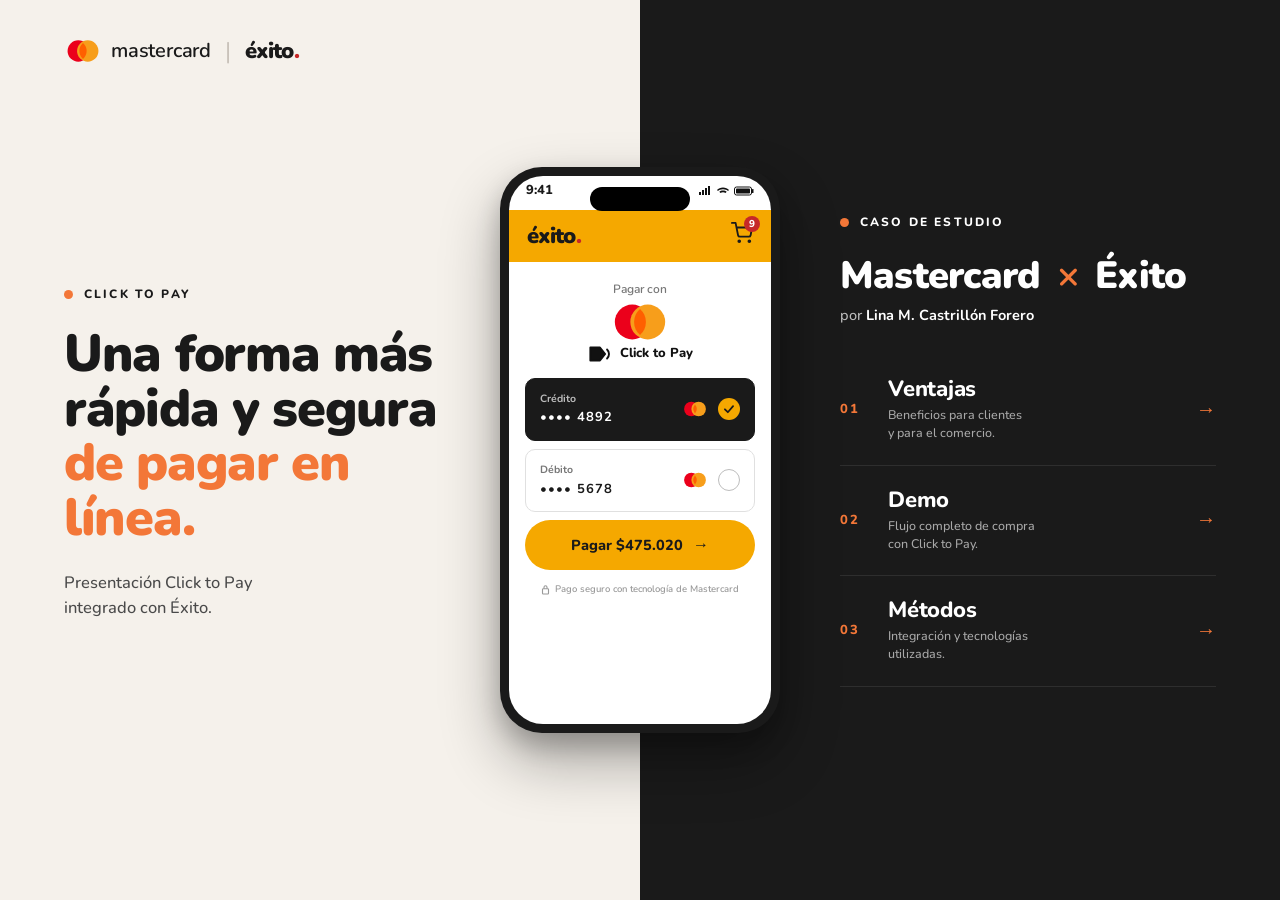
<file: index.html>
<!DOCTYPE html>
<html lang="es">
<head>
<meta charset="UTF-8">
<meta name="viewport" content="width=device-width, initial-scale=1.0">
<title>Inicio · Mastercard × Éxito · Click to Pay</title>
<link href="https://fonts.googleapis.com/css2?family=Nunito:wght@400;500;600;700;800;900&display=swap" rel="stylesheet">
<link rel="stylesheet" href="styles.css?v=2026053008">
</head>
<body class="inicio-mockup">

<!-- ════════════════════════════════════════════════════
     INICIO · pantalla única, dos paneles + móvil centrado
═══════════════════════════════════════════════════ -->
<section class="msh-section">

  <!-- ═════ PANEL IZQUIERDO · cream ═════ -->
  <div class="msh-left">
    <!-- Co-branding mastercard | éxito -->
    <div class="msh-cobrand">
      <span class="msh-cobrand-mc">
        <svg width="38" height="24" viewBox="0 0 64 40" fill="none" aria-label="Mastercard">
          <circle cx="24" cy="20" r="18" fill="#EB001B"/>
          <circle cx="40" cy="20" r="18" fill="#F79E1B"/>
          <path d="M32 6.5 A18 18 0 0 1 32 33.5 A18 18 0 0 1 32 6.5Z" fill="#FF5F00"/>
        </svg>
        <span class="msh-cobrand-text">mastercard</span>
      </span>
      <span class="msh-cobrand-sep">|</span>
      <span class="msh-cobrand-exito">éxito<em>.</em></span>
    </div>

    <div class="msh-left-content">
      <div class="msh-eyebrow"><span class="msh-dot"></span>CLICK TO PAY</div>
      <h1 class="msh-title">
        Una forma más<br>
        rápida y segura<br>
        <span class="msh-orange">de pagar en línea.</span>
      </h1>
      <p class="msh-subtitle">Presentación Click to Pay<br>integrado con Éxito.</p>
    </div>
  </div>

  <!-- ═════ PANEL DERECHO · negro ═════ -->
  <div class="msh-right">
    <div class="msh-right-content">
      <div class="msh-eyebrow msh-eyebrow-light"><span class="msh-dot"></span>CASO DE ESTUDIO</div>
      <h2 class="msh-credit">Mastercard <span class="msh-x">×</span> Éxito</h2>
      <p class="msh-author">por <strong>Lina M. Castrillón Forero</strong></p>

      <nav class="msh-menu" aria-label="Secciones de la presentación">
        <a href="ventajas.html" class="msh-menu-item">
          <span class="msh-menu-num">01</span>
          <span class="msh-menu-text">
            <span class="msh-menu-title">Ventajas</span>
            <span class="msh-menu-desc">Beneficios para clientes<br>y para el comercio.</span>
          </span>
          <span class="msh-menu-arrow" aria-hidden="true">→</span>
        </a>
        <a href="demo.html" class="msh-menu-item">
          <span class="msh-menu-num">02</span>
          <span class="msh-menu-text">
            <span class="msh-menu-title">Demo</span>
            <span class="msh-menu-desc">Flujo completo de compra<br>con Click to Pay.</span>
          </span>
          <span class="msh-menu-arrow" aria-hidden="true">→</span>
        </a>
        <a href="metodos.html" class="msh-menu-item">
          <span class="msh-menu-num">03</span>
          <span class="msh-menu-text">
            <span class="msh-menu-title">Métodos</span>
            <span class="msh-menu-desc">Integración y tecnologías<br>utilizadas.</span>
          </span>
          <span class="msh-menu-arrow" aria-hidden="true">→</span>
        </a>
      </nav>
    </div>
  </div>

  <!-- ═════ MÓVIL CENTRADO (encima de los dos paneles) ═════ -->
  <div class="msh-phone-wrap" aria-hidden="true">
    <div class="msh-phone">
      <div class="msh-phone-notch"></div>
      <div class="msh-phone-statusbar">
        <span class="msh-phone-time">9:41</span>
        <span class="msh-phone-icons">
          <svg width="13" height="10" viewBox="0 0 13 10" fill="#111"><path d="M0 6h2v3H0zM3 4h2v5H3zM6 2h2v7H6zM9 0h2v9H9z"/></svg>
          <svg width="14" height="10" viewBox="0 0 14 10" fill="#111"><path d="M7 1.5C4.5 1.5 2.3 2.5 1 4l1 1c1-1 2.6-1.8 5-1.8s4 .8 5 1.8l1-1c-1.3-1.5-3.5-2.5-6-2.5zm0 3C5.5 4.5 4.2 5 3.3 5.8L4.5 7c.6-.5 1.5-.8 2.5-.8s1.9.3 2.5.8L10.7 5.8C9.8 5 8.5 4.5 7 4.5z"/></svg>
          <svg width="20" height="10" viewBox="0 0 20 10" fill="none"><rect x=".5" y="1" width="17" height="8" rx="2" stroke="#111" stroke-width="1"/><rect x="2" y="2.5" width="14" height="5" rx=".8" fill="#111"/><rect x="18" y="3" width="1.5" height="4" rx=".5" fill="#111"/></svg>
        </span>
      </div>
      <div class="msh-phone-screen">
        <!-- Header amarillo Éxito -->
        <div class="msh-app-header">
          <span class="msh-app-logo">éxito<em>.</em></span>
          <span class="msh-app-cart" aria-hidden="true">
            <svg width="22" height="22" viewBox="0 0 24 24" fill="none" stroke="#1a1a1a" stroke-width="2" stroke-linecap="round" stroke-linejoin="round"><circle cx="9" cy="21" r="1"/><circle cx="20" cy="21" r="1"/><path d="M1 1h4l2.7 13.4a2 2 0 0 0 2 1.6h9.7a2 2 0 0 0 2-1.6L23 6H6"/></svg>
            <span class="msh-app-cart-badge">9</span>
          </span>
        </div>

        <div class="msh-app-body">
          <div class="msh-app-section">Pagar con</div>

          <!-- Mastercard grande + Click to Pay row -->
          <div class="msh-app-mc">
            <svg width="62" height="40" viewBox="0 0 64 40" fill="none">
              <circle cx="24" cy="20" r="18" fill="#EB001B"/>
              <circle cx="40" cy="20" r="18" fill="#F79E1B"/>
              <path d="M32 6.5 A18 18 0 0 1 32 33.5 A18 18 0 0 1 32 6.5Z" fill="#FF5F00"/>
            </svg>
          </div>
          <div class="msh-app-ctp">
            <svg width="26" height="18" viewBox="0 0 40 28" fill="none">
              <path d="M5 4 H20 L28 14 L20 24 H5 Z" fill="#111" stroke="#111" stroke-width="3" stroke-linejoin="round"/>
              <path d="M31 7 C35 11 35 17 31 21" fill="none" stroke="#111" stroke-width="3" stroke-linecap="round"/>
            </svg>
            <span>Click to Pay</span>
          </div>

          <!-- Card 1: selected · Crédito -->
          <div class="msh-app-card msh-app-card-sel">
            <div class="msh-app-card-info">
              <div class="msh-app-card-type">Crédito</div>
              <div class="msh-app-card-num">•••• 4892</div>
            </div>
            <svg width="26" height="16" viewBox="0 0 34 22" fill="none"><circle cx="12" cy="11" r="10" fill="#EB001B"/><circle cx="22" cy="11" r="10" fill="#F79E1B"/><path d="M17 4.8 A10 10 0 0 1 17 17.2 A10 10 0 0 1 17 4.8Z" fill="#FF5F00"/></svg>
            <span class="msh-app-card-check" aria-label="seleccionada">
              <svg width="14" height="14" viewBox="0 0 24 24" fill="none"><path d="M5 12.5 L10 17.5 L19 7" stroke="#1a1a1a" stroke-width="3" stroke-linecap="round" stroke-linejoin="round"/></svg>
            </span>
          </div>

          <!-- Card 2: unselected · Débito -->
          <div class="msh-app-card">
            <div class="msh-app-card-info">
              <div class="msh-app-card-type">Débito</div>
              <div class="msh-app-card-num">•••• 5678</div>
            </div>
            <svg width="26" height="16" viewBox="0 0 34 22" fill="none"><circle cx="12" cy="11" r="10" fill="#EB001B"/><circle cx="22" cy="11" r="10" fill="#F79E1B"/><path d="M17 4.8 A10 10 0 0 1 17 17.2 A10 10 0 0 1 17 4.8Z" fill="#FF5F00"/></svg>
            <span class="msh-app-card-radio" aria-label="no seleccionada"></span>
          </div>

          <!-- Pagar -->
          <button class="msh-app-pay" type="button">
            Pagar $475.020
            <span class="msh-app-pay-arrow" aria-hidden="true">→</span>
          </button>

          <div class="msh-app-footer">
            <svg width="9" height="11" viewBox="0 0 12 14" fill="none" stroke="#999" stroke-width="1.5"><rect x="2" y="6" width="8" height="7" rx="1"/><path d="M4 6V4a2 2 0 0 1 4 0v2"/></svg>
            Pago seguro con tecnología de Mastercard
          </div>
        </div>
      </div>
    </div>
  </div>

</section>

</body>
</html>
</file>
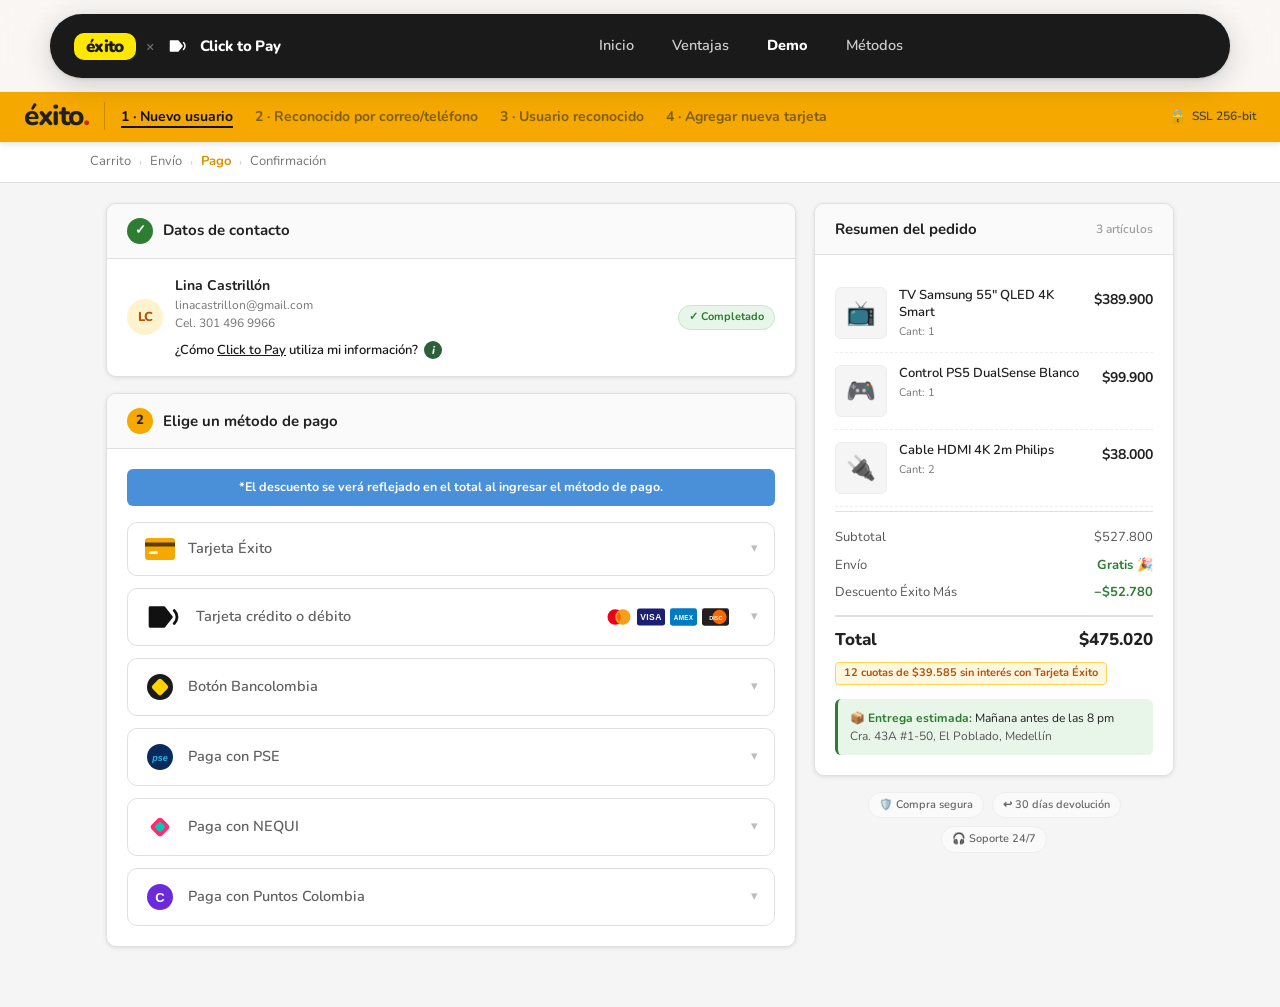
<file: demo.html>
<!DOCTYPE html>
<html lang="es">
<head>
<meta charset="UTF-8">
<meta name="viewport" content="width=device-width, initial-scale=1.0">
<title>Demo · Éxito × Click to Pay</title>
<link href="https://fonts.googleapis.com/css2?family=Nunito:wght@400;500;600;700;800&display=swap" rel="stylesheet">
<link rel="stylesheet" href="styles.css?v=2026060106">
</head>
<body>

<!-- ══ HEADER PRINCIPAL DE LA PRESENTACIÓN (menú general · compartido) ══ -->
<header class="site-nav">
  <div class="site-nav-inner">
    <a class="brand-lockup" href="index.html" aria-label="Inicio">
      <span class="exito-pill">éxito</span>
      <span class="brand-x">×</span>
      <span class="c2p-lockup">
        <span class="c2p-mk">
          <svg width="20" height="14" viewBox="0 0 40 28" fill="none" xmlns="http://www.w3.org/2000/svg" aria-label="Click to Pay">
            <path d="M5 4 H20 L28 14 L20 24 H5 Z" fill="#fff" stroke="#fff" stroke-width="3" stroke-linejoin="round"/>
            <path d="M31 7 C35 11 35 17 31 21" fill="none" stroke="#fff" stroke-width="3" stroke-linecap="round"/>
          </svg>
        </span>
        Click to Pay
      </span>
    </a>
    <nav class="site-links">
      <a href="index.html">Inicio</a>
      <a href="ventajas.html">Ventajas</a>
      <a href="demo.html" class="active">Demo</a>
      <a href="metodos.html">Métodos</a>
    </nav>
  </div>
</header>

<div id="demo">

<!-- ══ HEADER del checkout Éxito · incluye el selector de casos de uso ══ -->
<header class="header">
  <div class="header-row">
    <a class="header-logo" href="#">éxito<em>.</em></a>
    <div class="header-sep"></div>
    <div class="uc-pills" role="tablist">
      <button class="uc-pill active" id="tab-new" role="tab" onclick="setFlow('new')">1 · Nuevo usuario</button>
      <button class="uc-pill" id="tab-unrecog" role="tab" onclick="setFlow('unrecog')">2 · Reconocido por correo/teléfono</button>
      <button class="uc-pill" id="tab-recog" role="tab" onclick="setFlow('recog')">3 · Usuario reconocido</button>
      <button class="uc-pill" id="tab-addcard" role="tab" onclick="setFlow('addcard')">4 · Agregar nueva tarjeta</button>
    </div>
    <div class="header-right">
      <span class="lock-icon">🔒</span>
      SSL 256-bit
    </div>
  </div>
</header>

<!-- ══ BREADCRUMB ══ -->
<div class="breadcrumb-bar">
  <nav class="breadcrumb" aria-label="Pasos de compra">
    <span class="bc-item">Carrito</span>
    <span class="bc-sep">›</span>
    <span class="bc-item">Envío</span>
    <span class="bc-sep">›</span>
    <span class="bc-item active">Pago</span>
    <span class="bc-sep">›</span>
    <span class="bc-item">Confirmación</span>
  </nav>
</div>

<!-- ══ PAGE LAYOUT ══ -->
<main class="page-wrap">

  <!-- ── LEFT COLUMN ── -->
  <div>

    <!-- Paso 1: Contacto (completado) -->
    <div class="card card-contact">
      <div class="card-head">
        <div class="step-num done">✓</div>
        <h2>Datos de contacto</h2>
      </div>
      <div class="card-body" style="padding: 14px 20px;">
        <div class="contact-done">
          <div class="avatar">LC</div>
          <div>
            <div class="contact-name">Lina Castrillón</div>
            <div class="contact-email">linacastrillon@gmail.com</div>
            <div class="contact-email">Cel. 301 496 9966</div>
            <div class="info-pii">
              <a class="info-link" onclick="openWelcome()">¿Cómo <u>Click to Pay</u> utiliza mi información?</a><button class="info-i" type="button" onclick="toggleInfoTip(this)" aria-label="Cómo se usa este dato">i</button>
              <div class="info-tip">Click to Pay usará tu número de celular para verificar si tienes tarjetas vinculadas.<br><br>Puede enviarse un código de un solo uso a este celular para confirmar que eres tú. Pueden aplicar tarifas de mensajes o datos.</div>
            </div>
          </div>
          <span class="badge-done">✓ Completado</span>
        </div>
      </div>
    </div>

    <!-- Paso 2: Pago -->
    <div class="card">
      <div class="card-head">
        <div class="step-num">2</div>
        <h2>Elige un método de pago</h2>
      </div>
      <div class="card-body">

        <!-- Banner de descuento (estilo Éxito) -->
        <div class="pm-banner">*El descuento se verá reflejado en el total al ingresar el método de pago.</div>

        <!-- ══ LISTA DE MÉTODOS DE PAGO ══ -->
        <div class="pm-list">

          <!-- Tarjeta Éxito -->
          <div class="pm-item">
            <div class="pm-header" onclick="togglePM(this)">
              <span class="pm-ico"><svg width="30" height="22" viewBox="0 0 30 22"><rect width="30" height="22" rx="3" fill="#F5A800"/><rect x="0" y="4.5" width="30" height="4" fill="#5a3e00"/><rect x="4" y="13" width="9" height="3" rx="1.5" fill="#fff" opacity=".85"/></svg></span>
              <span class="pm-name">Tarjeta Éxito</span>
              <span class="pm-chevron">▾</span>
            </div>
            <div class="pm-body"><p class="pm-hint">Paga con tu Tarjeta Éxito y aprovecha cuotas sin interés y descuentos exclusivos para clientes Éxito.</p></div>
          </div>

          <!-- Tarjeta crédito o débito · al hacer clic inicia el flujo Click to Pay -->
          <div class="pm-item">
            <div class="pm-header" onclick="openCard(this)">
              <span class="pm-ico c2p-mark">
                <svg width="38" height="26" viewBox="0 0 40 28" fill="none" xmlns="http://www.w3.org/2000/svg" aria-label="Click to Pay">
                  <path d="M5 4 H20 L28 14 L20 24 H5 Z" fill="#111" stroke="#111" stroke-width="3" stroke-linejoin="round"/>
                  <path d="M31 7 C35 11 35 17 31 21" fill="none" stroke="#111" stroke-width="3" stroke-linecap="round"/>
                </svg>
              </span>
              <span class="pm-name">Tarjeta crédito o débito</span>
              <span class="pm-nets" aria-label="Redes aceptadas">
                <svg width="26" height="18" viewBox="0 0 34 22" fill="none" aria-label="Mastercard"><circle cx="12" cy="11" r="10" fill="#EB001B"/><circle cx="22" cy="11" r="10" fill="#F79E1B"/><path d="M17 4.8 A10 10 0 0 1 17 17.2 A10 10 0 0 1 17 4.8Z" fill="#FF5F00"/></svg>
                <svg width="28" height="18" viewBox="0 0 36 22" fill="none" aria-label="Visa"><rect width="36" height="22" rx="3" fill="#1A1F71"/><text x="18" y="15.5" text-anchor="middle" font-family="Arial Black,Arial" font-weight="900" font-size="11" fill="white" letter-spacing="0.5">VISA</text></svg>
                <svg width="27" height="18" viewBox="0 0 34 22" fill="none" aria-label="American Express"><rect width="34" height="22" rx="3" fill="#007BC1"/><text x="17" y="15" text-anchor="middle" font-family="Arial Black,Arial" font-weight="900" font-size="8" fill="white" letter-spacing="0.3">AMEX</text></svg>
                <svg width="27" height="18" viewBox="0 0 34 22" fill="none" aria-label="Discover"><rect width="34" height="22" rx="3" fill="#231F20"/><circle cx="22" cy="11" r="9" fill="#FF6600"/><text x="9" y="15" font-family="Arial Black,Arial" font-weight="900" font-size="7" fill="white">DISC</text></svg>
              </span>
              <span class="pm-chevron" style="margin-left:10px;">▾</span>
            </div>
            <div class="pm-body">
              <!-- Lienzo: cada pestaña (1-4) muestra su panel aquí -->
              <div class="usecase-canvas" id="usecase-canvas">

                <!-- ════ CASO 1 · NUEVO USUARIO · Card Loader (CX Guide) ════ -->
                <div class="uc-panel active" id="uc-new">

                  <!-- 04 · Card loader -->
                  <div class="nu-step active" id="nu-loader">
                    <div class="cardloader">
                      <div class="cl-body">
                        <div class="cl-text">Click to Pay is looking for your linked cards...</div>
                        <div class="cl-spinner">
                          <span class="cl-ring"></span>
                          <svg class="cl-shield" width="34" height="38" viewBox="0 0 42 46" fill="none" xmlns="http://www.w3.org/2000/svg" aria-label="Buscando de forma segura">
                            <path d="M21 3 L37 8.5 V21 C37 32 30 39.5 21 43 C12 39.5 5 32 5 21 V8.5 Z" fill="none" stroke="#9aa0a6" stroke-width="2" stroke-linejoin="round"/>
                            <rect x="14.5" y="21" width="13" height="10.5" rx="2.2" fill="none" stroke="#9aa0a6" stroke-width="2"/>
                            <path d="M17 21 V17.5 a4 4 0 0 1 8 0 V21" fill="none" stroke="#9aa0a6" stroke-width="2"/>
                            <circle cx="21" cy="25.4" r="1.7" fill="#9aa0a6"/>
                          </svg>
                        </div>
                      </div>
                    </div>
                  </div>

                  <!-- 05 · Entrada manual de tarjeta + consentimiento de inscripción -->
                  <div class="nu-step" id="nu-manual">
                    <div class="modal-field">
                      <label>Número de tarjeta</label>
                      <div class="field-relative">
                        <input type="text" id="nu-cardnum" placeholder="0000 0000 0000 0000" maxlength="19" onfocus="nuFill(this,'card')" oninput="nuCardInput(this)">
                        <div class="field-brands">
                          <svg width="28" height="18" viewBox="0 0 34 22" fill="none" aria-label="Mastercard"><circle cx="12" cy="11" r="10" fill="#EB001B"/><circle cx="22" cy="11" r="10" fill="#F79E1B"/><path d="M17 4.8 A10 10 0 0 1 17 17.2 A10 10 0 0 1 17 4.8Z" fill="#FF5F00"/></svg>
                        </div>
                      </div>
                    </div>
                    <div class="modal-field-row">
                      <div class="modal-field"><label>Vencimiento</label><input type="text" placeholder="MM / AA" maxlength="7" onfocus="nuFill(this,'exp')" oninput="fmtExp(this)"></div>
                      <div class="modal-field"><label>CVC</label><input type="text" placeholder="•••" maxlength="4" onfocus="nuFill(this,'cvc')"></div>
                    </div>

                    <!-- Consentimiento de inscripción · aparece tras los primeros 4 dígitos -->
                    <div class="nu-consent" id="nu-consent" style="display:none;">
                      <div class="nu-consent-marks">
                        <svg width="26" height="18" viewBox="0 0 40 28" fill="none" xmlns="http://www.w3.org/2000/svg" aria-label="Click to Pay">
                          <path d="M5 4 H20 L28 14 L20 24 H5 Z" fill="#111" stroke="#111" stroke-width="3" stroke-linejoin="round"/>
                          <path d="M31 7 C35 11 35 17 31 21" fill="none" stroke="#111" stroke-width="3" stroke-linecap="round"/>
                        </svg>
                        <span class="ncm-sep"></span>
                        <svg width="26" height="16" viewBox="0 0 34 22" fill="none" aria-label="Mastercard"><circle cx="12" cy="11" r="10" fill="#EB001B"/><circle cx="22" cy="11" r="10" fill="#F79E1B"/><path d="M17 4.8 A10 10 0 0 1 17 17.2 A10 10 0 0 1 17 4.8Z" fill="#FF5F00"/></svg>
                      </div>
                      <div class="check-row">
                        <input type="checkbox" id="nu-consent-chk">
                        <label for="nu-consent-chk">Guardar mi información con Mastercard <a class="nu-c2p-link" onclick="openNuWelcome()">Click to Pay</a> para un pago rápido y seguro</label>
                      </div>
                      <div class="nu-legal">Tu correo electrónico o número de celular se usará para verificarte. Pueden aplicar tarifas de mensajes/datos.</div>
                      <div class="nu-legal">Al continuar, aceptas los <a onclick="return false;">Términos</a> de Mastercard y entiendes que tus datos se procesarán según el <a onclick="return false;">Aviso de Privacidad</a>.</div>
                    </div>

                    <button class="btn-c2p-primary" type="button" onclick="openAuthPopup('new')">🔒 Pagar $475.020</button>
                  </div>
                </div>

                <!-- ════ CASO 2 · RECONOCIDO POR CORREO / TELÉFONO ════ -->
                <div class="uc-panel" id="uc-unrecog">

                  <!-- Card Loader (común a todos los flujos) -->
                  <div class="ru-step active" id="ru-loader">
                    <div class="cardloader">
                      <div class="cl-body">
                        <div class="cl-text">Click to Pay is looking for your linked cards...</div>
                        <div class="cl-spinner">
                          <span class="cl-ring"></span>
                          <svg class="cl-shield" width="34" height="38" viewBox="0 0 42 46" fill="none" xmlns="http://www.w3.org/2000/svg" aria-label="Buscando de forma segura">
                            <path d="M21 3 L37 8.5 V21 C37 32 30 39.5 21 43 C12 39.5 5 32 5 21 V8.5 Z" fill="none" stroke="#9aa0a6" stroke-width="2" stroke-linejoin="round"/>
                            <rect x="14.5" y="21" width="13" height="10.5" rx="2.2" fill="none" stroke="#9aa0a6" stroke-width="2"/>
                            <path d="M17 21 V17.5 a4 4 0 0 1 8 0 V21" fill="none" stroke="#9aa0a6" stroke-width="2"/>
                            <circle cx="21" cy="25.4" r="1.7" fill="#9aa0a6"/>
                          </svg>
                        </div>
                      </div>
                    </div>
                  </div>

                  <!-- OTP · patrón CX Guide (One-time passcode) -->
                  <div class="ru-step" id="ru-otp">
                    <!-- 1. Display ID enmascarado + 2. ¿No eres tú? -->
                    <div class="ru-id-row">
                      <span class="ru-id-masked">li••••••on@gmail.com</span>
                      <a class="ru-not-you" href="#" onclick="ruNotYou(); return false;">¿No eres tú?</a>
                    </div>
                    <!-- 3. H1 -->
                    <div class="c2p-step-title">Click to Pay encontró tus tarjetas vinculadas</div>
                    <!-- 4. H2 -->
                    <div class="c2p-step-desc">Ingresa el código que Mastercard envió a <strong id="ru-otp-channel">+57&nbsp;•••&nbsp;•••&nbsp;9966</strong> para confirmar que eres tú.</div>
                    <!-- 5. Passcode input -->
                    <div class="otp-boxes">
                      <input class="otp-box" type="text" inputmode="numeric" maxlength="1" onfocus="ruFillOTP()" oninput="ruOtpNext(this)">
                      <input class="otp-box" type="text" inputmode="numeric" maxlength="1" onfocus="ruFillOTP()" oninput="ruOtpNext(this)">
                      <input class="otp-box" type="text" inputmode="numeric" maxlength="1" onfocus="ruFillOTP()" oninput="ruOtpNext(this)">
                      <input class="otp-box" type="text" inputmode="numeric" maxlength="1" onfocus="ruFillOTP()" oninput="ruOtpNext(this)">
                      <input class="otp-box" type="text" inputmode="numeric" maxlength="1" onfocus="ruFillOTP()" oninput="ruOtpNext(this)">
                      <input class="otp-box" type="text" inputmode="numeric" maxlength="1" onfocus="ruFillOTP()" oninput="ruOtpNext(this)">
                    </div>
                    <!-- 6. Reenviar código -->
                    <div class="ru-resend">Reenviar código: <a onclick="ruResend('mobile')">Móvil</a> <span class="ru-resend-sep">|</span> <a onclick="ruResend('email')">Email</a> <span class="ru-resend-timer">· <span id="ru-otp-timer">0:59</span></span></div>
                    <!-- 7. Recordarme en este navegador -->
                    <div class="ru-remember">
                      <input type="checkbox" id="ru-remember-chk" checked>
                      <label for="ru-remember-chk">Recordarme en este navegador</label>
                      <button class="info-i" type="button" onclick="ruToggleTip()" aria-label="¿Por qué?">i</button>
                    </div>
                    <div class="ru-tip" id="ru-tip">Usaremos una cookie para recordarte y que puedas acceder a tus tarjetas sin volver a ingresar el código.<br><br>No se recomienda en dispositivos públicos o compartidos. Consulta el aviso de privacidad de Éxito y de tu red de pago.</div>
                    <!-- 8. CTA -->
                    <button class="btn-c2p-primary" type="button" onclick="ruVerifyOTP()">Continuar</button>
                    <!-- OR / entrada manual -->
                    <div class="ru-or"><span>O bien</span></div>
                    <div class="ru-manual"><a href="#" onclick="return false;">Ingresar tarjeta manualmente</a></div>
                  </div>

                  <!-- Selección de tarjeta (post-OTP) · integrado en el panel · estilo Imagen #41 -->
                  <div class="ru-step" id="ru-cards">
                    <a class="ru-not-cards-link" href="#" onclick="ruNotYou(); return false;">¿No son tus tarjetas?</a>

                    <div class="ru-card-row sel" onclick="ruPickCard(this)">
                      <div class="ru-card-radio"><div class="ru-card-dot"></div></div>
                      <div class="ru-card-art-mini">
                        <svg width="50" height="32" viewBox="0 0 50 32" xmlns="http://www.w3.org/2000/svg" aria-label="Tarjeta">
                          <rect width="50" height="32" rx="4" fill="#1a3026"/>
                          <text x="4" y="11" font-family="Arial" font-size="5" fill="#F5A800" font-weight="800">éxito</text>
                          <circle cx="36" cy="22" r="5" fill="#EB001B"/>
                          <circle cx="41" cy="22" r="5" fill="#F79E1B"/>
                        </svg>
                      </div>
                      <div class="ru-card-meta">
                        <div class="ru-card-meta-name">Mastercard Platinum</div>
                        <div class="ru-card-meta-num">•••• 4892</div>
                      </div>
                    </div>

                    <a class="ru-more-cards" href="#" onclick="return false;">Más tarjetas (+2)</a>

                    <div class="ru-cards-divider"></div>

                    <div class="ru-card-row" onclick="ruPickCard(this)">
                      <div class="ru-card-radio"><div class="ru-card-dot"></div></div>
                      <div class="ru-card-manual-label">Ingresar tarjeta manualmente</div>
                    </div>

                    <button class="btn-c2p-primary ru-pay" type="button" onclick="openAuthPopup('existing')">🔒 Pagar $475.020</button>
                  </div>

                </div>

                <!-- ════ CASO 3 · USUARIO RECONOCIDO ════ -->
                <div class="uc-panel" id="uc-recog">

                  <!-- Card Loader (común a todos los flujos) -->
                  <div class="rg-step active" id="rg-loader">
                    <div class="cardloader">
                      <div class="cl-body">
                        <div class="cl-text">Click to Pay is looking for your linked cards...</div>
                        <div class="cl-spinner">
                          <span class="cl-ring"></span>
                          <svg class="cl-shield" width="34" height="38" viewBox="0 0 42 46" fill="none" xmlns="http://www.w3.org/2000/svg" aria-label="Buscando de forma segura">
                            <path d="M21 3 L37 8.5 V21 C37 32 30 39.5 21 43 C12 39.5 5 32 5 21 V8.5 Z" fill="none" stroke="#9aa0a6" stroke-width="2" stroke-linejoin="round"/>
                            <rect x="14.5" y="21" width="13" height="10.5" rx="2.2" fill="none" stroke="#9aa0a6" stroke-width="2"/>
                            <path d="M17 21 V17.5 a4 4 0 0 1 8 0 V21" fill="none" stroke="#9aa0a6" stroke-width="2"/>
                            <circle cx="21" cy="25.4" r="1.7" fill="#9aa0a6"/>
                          </svg>
                        </div>
                      </div>
                    </div>
                  </div>

                  <!-- Tarjetas (usuario reconocido · directo, sin OTP) -->
                  <div class="rg-step" id="rg-cards">
                    <a class="ru-not-cards-link" href="#" onclick="return false;">¿No son tus tarjetas?</a>

                    <div class="ru-card-row sel" onclick="rgPickCard(this)">
                      <div class="ru-card-radio"><div class="ru-card-dot"></div></div>
                      <div class="ru-card-art-mini">
                        <svg width="50" height="32" viewBox="0 0 50 32" xmlns="http://www.w3.org/2000/svg" aria-label="Tarjeta">
                          <rect width="50" height="32" rx="4" fill="#1a3026"/>
                          <text x="4" y="11" font-family="Arial" font-size="5" fill="#F5A800" font-weight="800">éxito</text>
                          <circle cx="36" cy="22" r="5" fill="#EB001B"/>
                          <circle cx="41" cy="22" r="5" fill="#F79E1B"/>
                        </svg>
                      </div>
                      <div class="ru-card-meta">
                        <div class="ru-card-meta-name">Mastercard Platinum</div>
                        <div class="ru-card-meta-num">•••• 4892</div>
                      </div>
                    </div>

                    <a class="ru-more-cards" href="#" onclick="return false;">Más tarjetas (+2)</a>

                    <div class="ru-cards-divider"></div>

                    <div class="ru-card-row" onclick="rgPickCard(this)">
                      <div class="ru-card-radio"><div class="ru-card-dot"></div></div>
                      <div class="ru-card-manual-label">Ingresar tarjeta manualmente</div>
                    </div>

                    <button class="btn-c2p-primary ru-pay" type="button" onclick="openAuthPopup('existing')">🔒 Pagar $475.020</button>
                    <div class="not-you">¿No eres Lina? <a href="#" onclick="return false;">Cerrar sesión</a></div>
                  </div>

                </div>

                <!-- ════ CASO 4 · AGREGAR NUEVA TARJETA ════ -->
                <div class="uc-panel" id="uc-addcard">

                  <!-- Card Loader (común a todos los flujos) -->
                  <div class="ac-step active" id="ac-loader">
                    <div class="cardloader">
                      <div class="cl-body">
                        <div class="cl-text">Click to Pay is looking for your linked cards...</div>
                        <div class="cl-spinner">
                          <span class="cl-ring"></span>
                          <svg class="cl-shield" width="34" height="38" viewBox="0 0 42 46" fill="none" xmlns="http://www.w3.org/2000/svg" aria-label="Buscando de forma segura">
                            <path d="M21 3 L37 8.5 V21 C37 32 30 39.5 21 43 C12 39.5 5 32 5 21 V8.5 Z" fill="none" stroke="#9aa0a6" stroke-width="2" stroke-linejoin="round"/>
                            <rect x="14.5" y="21" width="13" height="10.5" rx="2.2" fill="none" stroke="#9aa0a6" stroke-width="2"/>
                            <path d="M17 21 V17.5 a4 4 0 0 1 8 0 V21" fill="none" stroke="#9aa0a6" stroke-width="2"/>
                            <circle cx="21" cy="25.4" r="1.7" fill="#9aa0a6"/>
                          </svg>
                        </div>
                      </div>
                    </div>
                  </div>

                  <!-- Panel integrado: tarjeta guardada + 'Ingresar tarjeta manualmente' que expande el formulario -->
                  <div class="ac-step" id="ac-cards">
                    <a class="ru-not-cards-link" href="#" onclick="return false;">¿No son tus tarjetas?</a>

                    <div class="ru-card-row" id="ac-row-saved" onclick="acPickCard('saved')">
                      <div class="ru-card-radio"><div class="ru-card-dot"></div></div>
                      <div class="ru-card-art-mini">
                        <svg width="50" height="32" viewBox="0 0 50 32" xmlns="http://www.w3.org/2000/svg" aria-label="Tarjeta">
                          <rect width="50" height="32" rx="4" fill="#1a3026"/>
                          <text x="4" y="11" font-family="Arial" font-size="5" fill="#F5A800" font-weight="800">éxito</text>
                          <circle cx="36" cy="22" r="5" fill="#EB001B"/>
                          <circle cx="41" cy="22" r="5" fill="#F79E1B"/>
                        </svg>
                      </div>
                      <div class="ru-card-meta">
                        <div class="ru-card-meta-name">Mastercard Platinum</div>
                        <div class="ru-card-meta-num">•••• 4892</div>
                      </div>
                    </div>

                    <a class="ru-more-cards" href="#" onclick="return false;">Más tarjetas (+2)</a>

                    <div class="ru-cards-divider"></div>

                    <div class="ru-card-row" id="ac-row-manual" onclick="acPickCard('manual')">
                      <div class="ru-card-radio"><div class="ru-card-dot"></div></div>
                      <div class="ru-card-manual-label">Ingresar tarjeta manualmente</div>
                    </div>

                    <!-- Formulario inline · aparece al seleccionar 'Ingresar tarjeta manualmente' (datos simulados) -->
                    <div class="ac-manual-form" id="ac-manual-form">
                      <div class="modal-field">
                        <label>Número de tarjeta</label>
                        <div class="field-relative">
                          <input type="text" id="ac-num" placeholder="0000 0000 0000 0000" onfocus="acManualFill(this,'card')">
                          <div class="field-brands">
                            <svg width="28" height="18" viewBox="0 0 34 22" fill="none" aria-label="Mastercard"><circle cx="12" cy="11" r="10" fill="#EB001B"/><circle cx="22" cy="11" r="10" fill="#F79E1B"/><path d="M17 4.8 A10 10 0 0 1 17 17.2 A10 10 0 0 1 17 4.8Z" fill="#FF5F00"/></svg>
                          </div>
                        </div>
                      </div>
                      <div class="modal-field-row">
                        <div class="modal-field"><label>Vencimiento</label><input type="text" id="ac-exp" placeholder="MM / AA" onfocus="acManualFill(this,'exp')"></div>
                        <div class="modal-field"><label>CVC</label><input type="text" id="ac-cvc" placeholder="•••" onfocus="acManualFill(this,'cvc')"></div>
                      </div>
                      <div class="ac-marks">
                        <svg width="26" height="18" viewBox="0 0 40 28" fill="none" xmlns="http://www.w3.org/2000/svg" aria-label="Click to Pay">
                          <path d="M5 4 H20 L28 14 L20 24 H5 Z" fill="#111" stroke="#111" stroke-width="3" stroke-linejoin="round"/>
                          <path d="M31 7 C35 11 35 17 31 21" fill="none" stroke="#111" stroke-width="3" stroke-linecap="round"/>
                        </svg>
                        <span class="ncm-sep"></span>
                        <svg width="26" height="16" viewBox="0 0 34 22" fill="none" aria-label="Mastercard"><circle cx="12" cy="11" r="10" fill="#EB001B"/><circle cx="22" cy="11" r="10" fill="#F79E1B"/><path d="M17 4.8 A10 10 0 0 1 17 17.2 A10 10 0 0 1 17 4.8Z" fill="#FF5F00"/></svg>
                      </div>
                      <div class="check-row ac-consent">
                        <input type="checkbox" id="ac-consent-chk">
                        <label for="ac-consent-chk">Sí, quiero agregar esta tarjeta a <strong>Click to Pay</strong>. Éxito compartirá los datos de mi tarjeta y la dirección de facturación con Mastercard.</label>
                      </div>
                    </div>

                    <button class="btn-c2p-primary ac-pay" type="button" onclick="openAuthPopup('existing')">🔒 Pagar $475.020</button>
                  </div>

                </div>

              </div><!-- /usecase-canvas -->
            </div><!-- /pm-body Tarjeta crédito o débito -->
          </div><!-- /pm-item Tarjeta crédito o débito -->

          <!-- Botón Bancolombia -->
          <div class="pm-item">
            <div class="pm-header" onclick="togglePM(this)">
              <span class="pm-ico"><svg width="26" height="26" viewBox="0 0 26 26"><circle cx="13" cy="13" r="13" fill="#1a1a1a"/><rect x="6.5" y="6.5" width="13" height="13" rx="2.5" transform="rotate(45 13 13)" fill="#FFD200"/></svg></span>
              <span class="pm-name">Botón Bancolombia</span>
              <span class="pm-chevron">▾</span>
            </div>
            <div class="pm-body"><p class="pm-hint">Serás redirigido a la app o al portal de Bancolombia para autorizar tu pago de forma segura.</p></div>
          </div>

          <!-- PSE -->
          <div class="pm-item">
            <div class="pm-header" onclick="togglePM(this)">
              <span class="pm-ico"><svg width="26" height="26" viewBox="0 0 26 26"><circle cx="13" cy="13" r="13" fill="#0A2A5E"/><text x="13" y="16.5" text-anchor="middle" font-family="Arial" font-style="italic" font-weight="900" font-size="9" fill="#33B1E1">pse</text></svg></span>
              <span class="pm-name">Paga con PSE</span>
              <span class="pm-chevron">▾</span>
            </div>
            <div class="pm-body"><p class="pm-hint">Paga directamente desde tu cuenta bancaria a través de PSE.</p></div>
          </div>

          <!-- NEQUI -->
          <div class="pm-item">
            <div class="pm-header" onclick="togglePM(this)">
              <span class="pm-ico"><svg width="26" height="26" viewBox="0 0 26 26"><rect x="5.5" y="5.5" width="15" height="15" rx="3.5" transform="rotate(45 13 13)" fill="#FF2D6F"/><rect x="9" y="9" width="8" height="8" rx="2" transform="rotate(45 13 13)" fill="#00C9B7"/></svg></span>
              <span class="pm-name">Paga con NEQUI</span>
              <span class="pm-chevron">▾</span>
            </div>
            <div class="pm-body"><p class="pm-hint">Aprueba el pago desde tu app Nequi con una notificación push o ingresando tu número.</p></div>
          </div>

          <!-- Puntos Colombia -->
          <div class="pm-item">
            <div class="pm-header" onclick="togglePM(this)">
              <span class="pm-ico"><svg width="26" height="26" viewBox="0 0 26 26"><circle cx="13" cy="13" r="13" fill="#6C2BD9"/><text x="13" y="17.5" text-anchor="middle" font-family="Arial" font-weight="900" font-size="13" fill="#fff">C</text></svg></span>
              <span class="pm-name">Paga con Puntos Colombia</span>
              <span class="pm-chevron">▾</span>
            </div>
            <div class="pm-body"><p class="pm-hint">Redime tus Puntos Colombia para cubrir total o parcialmente el valor de tu compra.</p></div>
          </div>

        </div><!-- /pm-list -->
      </div>
    </div>
  </div>

  <!-- ── RIGHT COLUMN: ORDER SUMMARY ── -->
  <div>
    <div class="card">
      <div class="card-head">
        <h2>Resumen del pedido</h2>
        <span style="margin-left:auto;font-size:12px;color:#9E9E9E;font-weight:600;">3 artículos</span>
      </div>
      <div class="card-body">
        <div class="order-item">
          <div class="item-img">📺</div>
          <div style="flex:1;">
            <div class="item-name">TV Samsung 55" QLED 4K Smart</div>
            <div class="item-qty">Cant: 1</div>
          </div>
          <div class="item-price">$389.900</div>
        </div>
        <div class="order-item">
          <div class="item-img">🎮</div>
          <div style="flex:1;">
            <div class="item-name">Control PS5 DualSense Blanco</div>
            <div class="item-qty">Cant: 1</div>
          </div>
          <div class="item-price">$99.900</div>
        </div>
        <div class="order-item">
          <div class="item-img">🔌</div>
          <div style="flex:1;">
            <div class="item-name">Cable HDMI 4K 2m Philips</div>
            <div class="item-qty">Cant: 2</div>
          </div>
          <div class="item-price">$38.000</div>
        </div>

        <div class="totals">
          <div class="total-row"><span>Subtotal</span><span>$527.800</span></div>
          <div class="total-row"><span>Envío</span><span class="green">Gratis 🎉</span></div>
          <div class="total-row"><span>Descuento Éxito Más</span><span class="green">−$52.780</span></div>
          <div class="total-row big"><span>Total</span><span>$475.020</span></div>
          <div class="cuotas-badge">12 cuotas de $39.585 sin interés con Tarjeta Éxito</div>
        </div>

        <div class="delivery-block">
          <strong>📦 Entrega estimada:</strong> Mañana antes de las 8 pm<br>
          <span style="color:#555;">Cra. 43A #1-50, El Poblado, Medellín</span>
        </div>
      </div>
    </div>

    <div class="security-row">
      <div class="sec-badge">🛡️ Compra segura</div>
      <div class="sec-badge">↩ 30 días devolución</div>
      <div class="sec-badge">🎧 Soporte 24/7</div>
    </div>
  </div>
</main>

</div><!-- /#demo -->

<!-- Popup "Bienvenido a Click to Pay" · se abre desde el enlace del consentimiento (caso 1) -->
<div class="welcome-overlay" id="nu-welcome" role="dialog" aria-modal="true" aria-label="Bienvenido a Click to Pay" onclick="if(event.target===this) closeNuWelcome()">
  <div class="welcome-modal">
    <h2 class="welcome-title">Bienvenido a<br><span>Click to Pay</span></h2>
    <p class="welcome-sub">Un método de pago rápido y seguro, compatible con Mastercard, Visa, American Express y Discover.</p>
    <div class="welcome-nets">
      <svg width="30" height="21" viewBox="0 0 40 28" fill="none" xmlns="http://www.w3.org/2000/svg" aria-label="Click to Pay">
        <path d="M5 4 H20 L28 14 L20 24 H5 Z" fill="#111" stroke="#111" stroke-width="3" stroke-linejoin="round"/>
        <path d="M31 7 C35 11 35 17 31 21" fill="none" stroke="#111" stroke-width="3" stroke-linecap="round"/>
      </svg>
      <span class="wn-sep"></span>
      <svg width="30" height="21" viewBox="0 0 34 22" fill="none" aria-label="Mastercard"><circle cx="12" cy="11" r="10" fill="#EB001B"/><circle cx="22" cy="11" r="10" fill="#F79E1B"/><path d="M17 4.8 A10 10 0 0 1 17 17.2 A10 10 0 0 1 17 4.8Z" fill="#FF5F00"/></svg>
      <span class="wn-ph"></span><span class="wn-ph"></span><span class="wn-ph"></span>
    </div>
    <ul class="welcome-list">
      <li>Mantén tu información protegida y segura</li>
      <li>Úsalo en comercios de todo el mundo</li>
      <li>Configúralo una vez para pagar sin complicaciones en el futuro</li>
    </ul>
    <button class="welcome-ok" onclick="closeNuWelcome()">OK</button>
  </div>
</div>

<!-- Popup "Bienvenido a Click to Pay" · CX Guide · data disclosure (PII) -->
<div class="welcome-overlay" id="welcome-overlay" role="dialog" aria-modal="true" aria-label="Bienvenido a Click to Pay" onclick="if(event.target===this) closeWelcome()">
  <div class="welcome-modal">
    <h2 class="welcome-title">Bienvenido a<br><span>Click to Pay</span></h2>
    <p class="welcome-sub">Un método de pago rápido y seguro, compatible con Mastercard, Visa, American Express y Discover.</p>
    <div class="welcome-nets">
      <svg width="30" height="21" viewBox="0 0 40 28" fill="none" xmlns="http://www.w3.org/2000/svg" aria-label="Click to Pay">
        <path d="M5 4 H20 L28 14 L20 24 H5 Z" fill="#111" stroke="#111" stroke-width="3" stroke-linejoin="round"/>
        <path d="M31 7 C35 11 35 17 31 21" fill="none" stroke="#111" stroke-width="3" stroke-linecap="round"/>
      </svg>
      <span class="wn-sep"></span>
      <svg width="30" height="21" viewBox="0 0 34 22" fill="none" aria-label="Mastercard"><circle cx="12" cy="11" r="10" fill="#EB001B"/><circle cx="22" cy="11" r="10" fill="#F79E1B"/><path d="M17 4.8 A10 10 0 0 1 17 17.2 A10 10 0 0 1 17 4.8Z" fill="#FF5F00"/></svg>
      <span class="wn-ph"></span><span class="wn-ph"></span><span class="wn-ph"></span>
    </div>
    <ul class="welcome-list">
      <li>Mantén tu información protegida y segura</li>
      <li>Úsalo en comercios de todo el mundo</li>
      <li>Configúralo una vez para pagar sin complicaciones en el futuro</li>
    </ul>
    <button class="welcome-ok" onclick="closeWelcome()">OK</button>
  </div>
</div>

<!-- Popup informativo: posible autenticación adicional del banco (CX Guide) -->
<div class="auth-popup-overlay" id="auth-popup" role="dialog" aria-modal="true" aria-label="Posible autenticación adicional">
  <div class="auth-popup-modal">
    <div class="auth-popup-header">
      <svg width="34" height="24" viewBox="0 0 40 28" fill="none" xmlns="http://www.w3.org/2000/svg" aria-label="Click to Pay">
        <path d="M5 4 H20 L28 14 L20 24 H5 Z" fill="#fff" stroke="#fff" stroke-width="3" stroke-linejoin="round"/>
        <path d="M31 7 C35 11 35 17 31 21" fill="none" stroke="#fff" stroke-width="3" stroke-linecap="round"/>
      </svg>
      <span class="auth-popup-sep"></span>
      <svg width="36" height="22" viewBox="0 0 34 22" fill="none" aria-label="Mastercard">
        <circle cx="12" cy="11" r="10" fill="#EB001B"/>
        <circle cx="22" cy="11" r="10" fill="#F79E1B"/>
        <path d="M17 4.8 A10 10 0 0 1 17 17.2 A10 10 0 0 1 17 4.8Z" fill="#FF5F00"/>
      </svg>
    </div>
    <div class="auth-popup-body">
      <div class="auth-popup-icon" aria-hidden="true">
        <svg width="46" height="54" viewBox="0 0 46 54" fill="none" xmlns="http://www.w3.org/2000/svg">
          <path d="M23 4 C30 4 36 7 40 12 V28 C40 41 32 49 23 52 C14 49 6 41 6 28 V12 C10 7 16 4 23 4 Z" fill="#F5F5F7" stroke="#1d1d1f" stroke-width="2" stroke-linejoin="round"/>
          <path d="M16.5 25 C16.5 21 19.5 17.5 23 17.5 C26.5 17.5 29.5 21 29.5 25 V32" stroke="#1d1d1f" stroke-width="1.8" stroke-linecap="round" fill="none"/>
          <path d="M20 25 C20 22.8 21.4 21 23 21 C24.6 21 26 22.8 26 25 V33" stroke="#1d1d1f" stroke-width="1.8" stroke-linecap="round" fill="none"/>
          <path d="M23 25 V36" stroke="#1d1d1f" stroke-width="1.8" stroke-linecap="round"/>
          <path d="M16.5 30 C17.6 30.6 18.7 32 18.7 35" stroke="#1d1d1f" stroke-width="1.8" stroke-linecap="round" fill="none"/>
          <path d="M29.5 30 C28.4 30.6 27.3 32 27.3 35" stroke="#1d1d1f" stroke-width="1.8" stroke-linecap="round" fill="none"/>
        </svg>
      </div>
      <h3>Posible autenticación adicional</h3>
      <p>Solo podrá ser solicitado un paso adicional de verificación (por ejemplo, un código de un solo uso) para confirmar este pago.</p>
      <div class="auth-popup-progress" aria-hidden="true"><span></span></div>
    </div>
  </div>
</div>

<!-- Procesamiento Click to Pay (DCF) · al pagar en el caso 1 -->
<div class="dcf-overlay" id="dcf-overlay">
  <div class="dcf-panel">
    <div class="dcf-mark">
      <svg width="24" height="17" viewBox="0 0 40 28" fill="none" xmlns="http://www.w3.org/2000/svg" aria-label="Click to Pay">
        <path d="M5 4 H20 L28 14 L20 24 H5 Z" fill="#111" stroke="#111" stroke-width="3" stroke-linejoin="round"/>
        <path d="M31 7 C35 11 35 17 31 21" fill="none" stroke="#111" stroke-width="3" stroke-linecap="round"/>
      </svg>
      <span class="dcf-sep"></span>
      <svg width="26" height="16" viewBox="0 0 34 22" fill="none" aria-label="Mastercard"><circle cx="12" cy="11" r="10" fill="#EB001B"/><circle cx="22" cy="11" r="10" fill="#F79E1B"/><path d="M17 4.8 A10 10 0 0 1 17 17.2 A10 10 0 0 1 17 4.8Z" fill="#FF5F00"/></svg>
    </div>
    <div class="dcf-body">
      <!-- 1 · Asegurando el pago -->
      <div class="dcf-state active" id="dcf-1">
        <div class="dcf-mc"><svg width="64" height="40" viewBox="0 0 64 40" fill="none" aria-label="Mastercard"><circle cx="24" cy="20" r="18" fill="#EB001B"/><circle cx="40" cy="20" r="18" fill="#F79E1B"/><path d="M32 6.5 A18 18 0 0 1 32 33.5 A18 18 0 0 1 32 6.5Z" fill="#FF5F00"/></svg></div>
        <div class="dcf-text"><strong>Asegurando la información de tu pago</strong><br><br>Continuarás con <strong>Éxito</strong> en un momento…</div>
      </div>
      <!-- 2 · Creando el perfil -->
      <div class="dcf-state" id="dcf-2">
        <div class="dcf-mc"><svg width="64" height="40" viewBox="0 0 64 40" fill="none" aria-label="Mastercard"><circle cx="24" cy="20" r="18" fill="#EB001B"/><circle cx="40" cy="20" r="18" fill="#F79E1B"/><path d="M32 6.5 A18 18 0 0 1 32 33.5 A18 18 0 0 1 32 6.5Z" fill="#FF5F00"/></svg></div>
        <div class="dcf-text">Creando tu perfil Click to Pay…</div>
      </div>
      <!-- 3 · Perfil creado -->
      <div class="dcf-state" id="dcf-3">
        <div class="dcf-check"><svg width="28" height="28" viewBox="0 0 24 24" fill="none" aria-label="Listo"><path d="M5 12.5 L10 17.5 L19 7" stroke="#fff" stroke-width="2.6" stroke-linecap="round" stroke-linejoin="round"/></svg></div>
        <div class="dcf-text"><strong>Creaste un perfil Click to Pay</strong><br><br>Volviendo a Éxito…</div>
      </div>
    </div>
    <div class="dcf-foot">TÉRMINOS · PRIVACIDAD</div>
  </div>
</div>

<!-- Pedido confirmado · página completa (estilo Éxito) · tras Click to Pay (caso 1) -->
<div class="ex-confirm-overlay" id="ex-confirm">
  <div class="exc-header">
    <span class="exc-menu">☰</span>
    <a class="header-logo exc-logo" href="#" onclick="return false;">éxito<em>.</em></a>
    <span class="exc-cart">🛒<span class="exc-badge">3</span></span>
    <button class="exc-close" type="button" onclick="closeExConfirm()">✕ Cerrar</button>
  </div>

  <div class="exc-wrap">
    <!-- Detalle del pedido -->
    <div class="exc-main">
      <div class="exc-title">¡Tu pedido está confirmado!</div>
      <div class="exc-order-no">Pedido #: EX-2026-847291</div>
      <div class="exc-note">Te enviaremos una notificación por correo en breve.</div>

      <div class="exc-sec">
        <h3>Información de contacto</h3>
        <p>linacastrillon@gmail.com<br>+57 301 496 9966</p>
      </div>
      <div class="exc-sec">
        <h3>Dirección de envío</h3>
        <p>Lina Castrillón<br>Cra. 43A #1-50, El Poblado, Medellín</p>
      </div>
      <div class="exc-sec">
        <h3>Pago</h3>
        <div class="exc-pay">
          <span class="exc-card-ico">
            <svg width="22" height="15" viewBox="0 0 40 28" fill="none" xmlns="http://www.w3.org/2000/svg" aria-label="Click to Pay">
              <path d="M5 4 H20 L28 14 L20 24 H5 Z" fill="#fff" stroke="#fff" stroke-width="3" stroke-linejoin="round"/>
              <path d="M31 7 C35 11 35 17 31 21" fill="none" stroke="#fff" stroke-width="3" stroke-linecap="round"/>
            </svg>
          </span>
          Click to Pay · Mastercard •••• 8785
        </div>
      </div>
    </div>

    <!-- Resumen del pedido -->
    <aside class="exc-aside">
      <h3>Resumen del pedido</h3>
      <div class="exc-item">
        <div class="exc-thumb">📺</div>
        <div style="flex:1;">
          <div class="exc-item-name">TV Samsung 55" QLED 4K Smart</div>
          <div class="exc-item-qty">Cantidad: 1</div>
        </div>
        <div class="exc-item-price">$389.900</div>
      </div>
      <div class="exc-item">
        <div class="exc-thumb">🎮</div>
        <div style="flex:1;">
          <div class="exc-item-name">Control PS5 DualSense Blanco</div>
          <div class="exc-item-qty">Cantidad: 1</div>
        </div>
        <div class="exc-item-price">$99.900</div>
      </div>
      <div class="exc-item">
        <div class="exc-thumb">🔌</div>
        <div style="flex:1;">
          <div class="exc-item-name">Cable HDMI 4K 2m Philips</div>
          <div class="exc-item-qty">Cantidad: 2</div>
        </div>
        <div class="exc-item-price">$38.000</div>
      </div>
      <div class="exc-totals">
        <div class="exc-total-row"><span>Subtotal</span><span>$527.800</span></div>
        <div class="exc-total-row"><span>Envío</span><span class="green">Gratis</span></div>
        <div class="exc-total-row"><span>Descuento Éxito Más</span><span class="green">−$52.780</span></div>
        <div class="exc-total-row big"><span>Total</span><span>$475.020</span></div>
      </div>
    </aside>
  </div>
</div>

<script>
  var currentFlow = 'new';
  var nuTimer = null;
  var ruTimer = null;
  var ruOtpInterval = null;
  var rgTimer = null;
  var acTimer = null;

  /* Selector de casos de uso: resalta la pestaña, muestra su panel y arranca el flujo */
  function setFlow(f) {
    currentFlow = f;
    ['new', 'unrecog', 'recog', 'addcard'].forEach(function (t) {
      var tab = document.getElementById('tab-' + t);
      if (tab) tab.classList.toggle('active', t === f);
      var panel = document.getElementById('uc-' + t);
      if (panel) panel.classList.toggle('active', t === f);
    });
    if (f !== 'new')     { clearTimeout(nuTimer); closeNuWelcome(); }
    if (f !== 'unrecog') { clearTimeout(ruTimer); clearInterval(ruOtpInterval); }
    if (f !== 'recog')   { clearTimeout(rgTimer); }
    if (f !== 'addcard') { clearTimeout(acTimer); }
    if (isCardOpen()) {
      if (f === 'new')          startNewUserFlow();
      else if (f === 'unrecog') startUnrecogFlow();
      else if (f === 'recog')   startRecogFlow();
      else if (f === 'addcard') startAddCardFlow();
    }
  }

  /* Popup "Bienvenido a Click to Pay" + tooltip "i" (CX Guide · data disclosure PII) */
  function openWelcome() { var w=document.getElementById('welcome-overlay'); if(w) w.classList.add('open'); }
  function closeWelcome() { var w=document.getElementById('welcome-overlay'); if(w) w.classList.remove('open'); }
  function toggleInfoTip(btn) {
    var tip = btn.parentElement.querySelector('.info-tip');
    if (!tip) return;
    if (tip.classList.contains('show')) { tip.classList.remove('show'); return; }
    var r = btn.getBoundingClientRect();
    var w = 380;
    var left = r.left + r.width / 2 - 40;
    if (left + w > window.innerWidth - 12) left = window.innerWidth - 12 - w;
    if (left < 12) left = 12;
    var arrow = (r.left + r.width / 2) - left - 8;
    tip.style.left = left + 'px';
    tip.style.top = (r.bottom + 10) + 'px';
    tip.style.setProperty('--tip-arrow', arrow + 'px');
    tip.classList.add('show');
  }
  /* Cerrar el tooltip al hacer clic fuera */
  document.addEventListener('click', function (e) {
    if (e.target.closest && (e.target.closest('.info-i') || e.target.closest('.info-tip'))) return;
    var open = document.querySelector('.info-tip.show');
    if (open) open.classList.remove('show');
  });

  /* Acordeón de métodos de pago (estilo Éxito) */
  function togglePM(header) {
    var item = header.closest('.pm-item');
    var isOpen = item.classList.contains('open');
    document.querySelectorAll('.pm-item').forEach(function (i) { i.classList.remove('open'); });
    if (!isOpen) item.classList.add('open');
  }

  /* ── Caso "Nuevo usuario": loader → entrada manual + consentimiento ── */
  function isCardOpen() {
    var p = document.getElementById('uc-new');
    var item = p ? p.closest('.pm-item') : null;
    return !!(item && item.classList.contains('open'));
  }
  function showNu(id) {
    ['nu-loader', 'nu-manual'].forEach(function (s) {
      var e = document.getElementById(s);
      if (e) e.classList.toggle('active', s === id);
    });
  }
  function startNewUserFlow() {
    clearTimeout(nuTimer);
    closeNuWelcome();
    var m = document.getElementById('nu-manual');         // limpia número, vencimiento y CVC
    if (m) m.querySelectorAll('input[type="text"]').forEach(function (i) { i.value = ''; });
    nuConsent(false);
    showNu('nu-loader');                                  // 04 · card loader
    nuTimer = setTimeout(function () { showNu('nu-manual'); }, 1800);  // → entrada manual
  }
  /* El consentimiento aparece solo tras los primeros 4 dígitos */
  function nuConsent(show) {
    var c = document.getElementById('nu-consent');
    if (c) c.style.display = show ? 'block' : 'none';
  }
  function nuCardInput(inp) {
    fmtCard(inp);
    nuConsent(inp.value.replace(/\D/g, '').length >= 4);
  }
  /* Simulación: al hacer clic en un campo se diligencia con números aleatorios */
  function nuRand(n) { var s = ''; for (var i = 0; i < n; i++) s += Math.floor(Math.random() * 10); return s; }
  function nuFill(inp, type) {
    if (inp.value.replace(/\D/g, '').length) return;      // no sobreescribir si ya tiene datos
    if (type === 'card') {
      inp.value = nuRand(16).replace(/(.{4})/g, '$1 ').trim();
      nuConsent(true);                                    // 4+ dígitos → muestra el consentimiento
    } else if (type === 'exp') {
      var mm = ('0' + (Math.floor(Math.random() * 12) + 1)).slice(-2);
      inp.value = mm + ' / ' + (26 + Math.floor(Math.random() * 6));
    } else if (type === 'cvc') {
      inp.value = nuRand(3);
    }
  }
  function openNuWelcome() {
    var w = document.getElementById('nu-welcome'); if (w) w.classList.add('open');
  }
  function closeNuWelcome() {
    var w = document.getElementById('nu-welcome'); if (w) w.classList.remove('open');
  }

  /* ── Procesamiento Click to Pay (DCF) al pagar (caso 1) ── */
  var dcfTimers = [];
  function dcfState(id) {
    ['dcf-1', 'dcf-2', 'dcf-3'].forEach(function (s) {
      var e = document.getElementById(s); if (e) e.classList.toggle('active', s === id);
    });
  }
  function payClickToPay(kind) {
    dcfTimers.forEach(clearTimeout); dcfTimers = [];
    var o = document.getElementById('dcf-overlay'); if (!o) return;
    // Textos según el flujo: nuevo perfil (caso 1) vs perfil existente (caso 2)
    var texts = (kind === 'new')
      ? { s2: 'Creando tu perfil Click to Pay…',
          s3: '<strong>Creaste un perfil Click to Pay</strong><br><br>Volviendo a Éxito…' }
      : { s2: 'Procesando tu pago…',
          s3: '<strong>¡Pago aprobado!</strong><br><br>Volviendo a Éxito…' };
    var t2 = document.querySelector('#dcf-2 .dcf-text'); if (t2) t2.innerHTML = texts.s2;
    var t3 = document.querySelector('#dcf-3 .dcf-text'); if (t3) t3.innerHTML = texts.s3;
    o.classList.add('open');
    dcfState('dcf-1');                                                            // Asegurando el pago…
    dcfTimers.push(setTimeout(function () { dcfState('dcf-2'); }, 1600));
    dcfTimers.push(setTimeout(function () { dcfState('dcf-3'); }, 3400));
    dcfTimers.push(setTimeout(function () { o.classList.remove('open'); openExConfirm(); }, 5600));  // → confirmación Éxito
  }

  /* Popup informativo · posible autenticación adicional (al pulsar Pagar) */
  var authPendingFlow = null;
  var authPopupTimer = null;
  function openAuthPopup(kind) {
    authPendingFlow = kind;
    var p = document.getElementById('auth-popup'); if (p) p.classList.add('open');
    if (authPopupTimer) clearTimeout(authPopupTimer);
    authPopupTimer = setTimeout(closeAuthPopup, 2600);
  }
  function closeAuthPopup() {
    if (authPopupTimer) { clearTimeout(authPopupTimer); authPopupTimer = null; }
    var p = document.getElementById('auth-popup'); if (p) p.classList.remove('open');
    if (authPendingFlow) { var k = authPendingFlow; authPendingFlow = null; payClickToPay(k); }
  }
  /* Caso 1: el botón Pagar conserva su nombre como alias del flujo "new" */
  function payNewUser() { payClickToPay('new'); }
  function openExConfirm() {
    var e = document.getElementById('ex-confirm'); if (e) e.classList.add('open');
  }
  function closeExConfirm() {
    var e = document.getElementById('ex-confirm'); if (e) e.classList.remove('open');
  }

  /* Abrir "Tarjeta crédito o débito": arranca el flujo del caso activo */
  function openCard(header) {
    var item = header.closest('.pm-item');
    var willOpen = !item.classList.contains('open');
    togglePM(header);
    if (willOpen && item.classList.contains('open')) {
      if (currentFlow === 'new')          startNewUserFlow();
      else if (currentFlow === 'unrecog') startUnrecogFlow();
      else if (currentFlow === 'recog')   startRecogFlow();
      else if (currentFlow === 'addcard') startAddCardFlow();
    }
  }

  /* ── Caso "Usuario reconocido" (recognized · UCS) ── */
  function rgShowStep(id) {
    ['rg-loader', 'rg-cards'].forEach(function (s) {
      var e = document.getElementById(s);
      if (e) e.classList.toggle('active', s === id);
    });
  }
  function startRecogFlow() {
    clearTimeout(rgTimer);
    rgShowStep('rg-loader');                                  // 04 · Card Loader
    rgTimer = setTimeout(function () {                        // → tarjetas al instante (sin OTP)
      rgShowStep('rg-cards');
    }, 1500);
  }
  function rgPickCard(row) {
    var rows = row.parentElement.querySelectorAll('.ru-card-row');
    rows.forEach(function (r) { r.classList.remove('sel'); });
    row.classList.add('sel');
  }

  /* ── Caso "Agregar nueva tarjeta" (usuario reconocido añade tarjeta a su billetera) ── */
  function acShowStep(id) {
    ['ac-loader', 'ac-cards'].forEach(function (s) {
      var e = document.getElementById(s);
      if (e) e.classList.toggle('active', s === id);
    });
  }
  function startAddCardFlow() {
    clearTimeout(acTimer);
    // Resetea selección, formulario y consentimiento al reiniciar el flujo
    var saved   = document.getElementById('ac-row-saved');   if (saved)   saved.classList.remove('sel');
    var manual  = document.getElementById('ac-row-manual');  if (manual)  manual.classList.remove('sel');
    var form    = document.getElementById('ac-manual-form'); if (form)    form.style.display = 'none';
    var consent = document.getElementById('ac-consent-chk'); if (consent) consent.checked = false;
    ['ac-num', 'ac-exp', 'ac-cvc'].forEach(function (id) { var f = document.getElementById(id); if (f) f.value = ''; });
    acShowStep('ac-loader');                                  // 04 · Card Loader
    acTimer = setTimeout(function () { acShowStep('ac-cards'); }, 1500);  // → panel integrado (Imagen #44)
  }
  /* Selección de tarjeta guardada o entrada manual (despliega el formulario · Imagen #45) */
  function acPickCard(which) {
    var saved  = document.getElementById('ac-row-saved');
    var manual = document.getElementById('ac-row-manual');
    var form   = document.getElementById('ac-manual-form');
    if (which === 'saved') {
      if (saved)  saved.classList.add('sel');
      if (manual) manual.classList.remove('sel');
      if (form)   form.style.display = 'none';
    } else {
      if (manual) manual.classList.add('sel');
      if (saved)  saved.classList.remove('sel');
      if (form)   form.style.display = 'block';
    }
  }
  /* Simulación: al hacer clic en cada campo se rellena con los valores de la Imagen #45 */
  function acManualFill(inp, type) {
    if (inp.value) return;
    if      (type === 'card') inp.value = '5555 0000 0000 1234';
    else if (type === 'exp')  inp.value = '02 / 27';
    else if (type === 'cvc')  inp.value = '123';
  }

  /* ── Caso "Reconocido por correo/teléfono" (repeat user unrecognized · UCS) ── */
  /* Canales de validación (estructura `supportedValidationChannels` del componente <src-otp-input>) */
  var ruChannels = [
    { validationChannelId: 'SMS',   identityType: 'SMS',   maskedValidationChannel: '+57 ••• ••• 9966' },
    { validationChannelId: 'EMAIL', identityType: 'EMAIL', maskedValidationChannel: 'li••••••on@gmail.com' }
  ];
  var ruActiveChannel = 'SMS';                                // canal por defecto

  function ruSetDesc() {
    var ch = null;
    for (var i = 0; i < ruChannels.length; i++) if (ruChannels[i].validationChannelId === ruActiveChannel) ch = ruChannels[i];
    var el = document.getElementById('ru-otp-channel');
    if (ch && el) el.innerHTML = ch.maskedValidationChannel;
  }

  function ruShowStep(id) {
    ['ru-loader', 'ru-otp', 'ru-cards'].forEach(function (s) {
      var e = document.getElementById(s);
      if (e) e.classList.toggle('active', s === id);
    });
  }
  function startUnrecogFlow() {
    clearTimeout(ruTimer); clearInterval(ruOtpInterval);
    ruResetOtp();
    ruActiveChannel = 'SMS';
    ruSetDesc();
    var tip = document.getElementById('ru-tip'); if (tip) tip.classList.remove('show');
    ruShowStep('ru-loader');                                  // 04 · Card Loader
    ruTimer = setTimeout(function () {                        // → OTP (CX Guide one-time passcode)
      ruShowStep('ru-otp');
      ruStartOtpTimer();
    }, 1800);
  }
  function ruOtpNext(box) {
    box.value = box.value.replace(/\D/g, '').slice(0, 1);
    box.classList.toggle('filled', !!box.value);
    if (box.value && box.nextElementSibling && box.nextElementSibling.classList.contains('otp-box')) box.nextElementSibling.focus();
  }
  /* Simulación: al hacer clic en cualquier casilla del OTP se rellena con 6 dígitos aleatorios */
  function ruFillOTP() {
    var boxes = document.querySelectorAll('#ru-otp .otp-box');
    if (!boxes.length || boxes[0].value) return;
    boxes.forEach(function (b) { b.value = Math.floor(Math.random() * 10); b.classList.add('filled'); });
  }
  function ruVerifyOTP() {
    clearInterval(ruOtpInterval);
    ruShowStep('ru-cards');                                   // → selección de tarjeta integrada en el panel
  }
  function ruPickCard(row) {
    var rows = row.parentElement.querySelectorAll('.ru-card-row');
    rows.forEach(function (r) { r.classList.remove('sel'); });
    row.classList.add('sel');
  }
  function ruResetOtp() {
    document.querySelectorAll('#ru-otp .otp-box').forEach(function (b) { b.value = ''; b.classList.remove('filled'); });
  }
  /* Reenvío del OTP por canal (simula el evento `resendOtp` del componente <src-otp-input>) */
  function ruResend(channel) {
    ruActiveChannel = (channel === 'email') ? 'EMAIL' : 'SMS';
    ruSetDesc();
    ruResetOtp();
    ruStartOtpTimer();
    var f = document.querySelector('#ru-otp .otp-box'); if (f) f.focus();
  }
  /* "¿No eres tú?" (simula el evento `notYouRequested` del componente <src-otp-input>) */
  function ruNotYou() {
    ruActiveChannel = 'SMS';
    ruSetDesc();
    startUnrecogFlow();                                       // reinicia con el card loader
  }
  function ruStartOtpTimer() {
    clearInterval(ruOtpInterval);
    var s = 59;
    var el = document.getElementById('ru-otp-timer');
    if (el) el.textContent = '0:59';
    ruOtpInterval = setInterval(function () {
      s--;
      var m = Math.floor(s / 60), sec = s % 60;
      if (el) el.textContent = m + ':' + (sec < 10 ? '0' : '') + sec;
      if (s <= 0) clearInterval(ruOtpInterval);
    }, 1000);
  }
  function ruToggleTip() {
    var t = document.getElementById('ru-tip');
    if (t) t.classList.toggle('show');
  }

  /* Selección de tarjeta en la lista (caso 3) */
  function pickCard(el) {
    var list = el.closest('.card-list');
    list.querySelectorAll('.c2p-card-item').forEach(function (c) { c.classList.remove('sel'); });
    el.classList.add('sel');
  }

  /* Canal de envío del OTP (caso 2) */
  function selVia(btn) {
    var row = btn.closest('.otp-via');
    row.querySelectorAll('.via-btn').forEach(function (b) { b.classList.remove('sel'); });
    btn.classList.add('sel');
  }

  /* Avance automático entre casillas del OTP (caso 2) */
  function otpNext(box) {
    box.value = box.value.replace(/\D/g, '').slice(0, 1);
    box.classList.toggle('filled', !!box.value);
    if (box.value && box.nextElementSibling) box.nextElementSibling.focus();
  }

  /* Formateo de número de tarjeta y vencimiento */
  function fmtCard(i) {
    var v = i.value.replace(/\D/g, '').substring(0, 16);
    i.value = v.replace(/(.{4})/g, '$1 ').trim();
  }
  function fmtExp(i) {
    var v = i.value.replace(/\D/g, '');
    if (v.length >= 3) v = v.substring(0, 2) + ' / ' + v.substring(2, 4);
    i.value = v;
  }

  /* Al cargar: tarjeta abierta + caso Nuevo usuario → muestra el loader y luego el cuadro */
  if (isCardOpen() && currentFlow === 'new') startNewUserFlow();
</script>

</body>
</html>
</file>
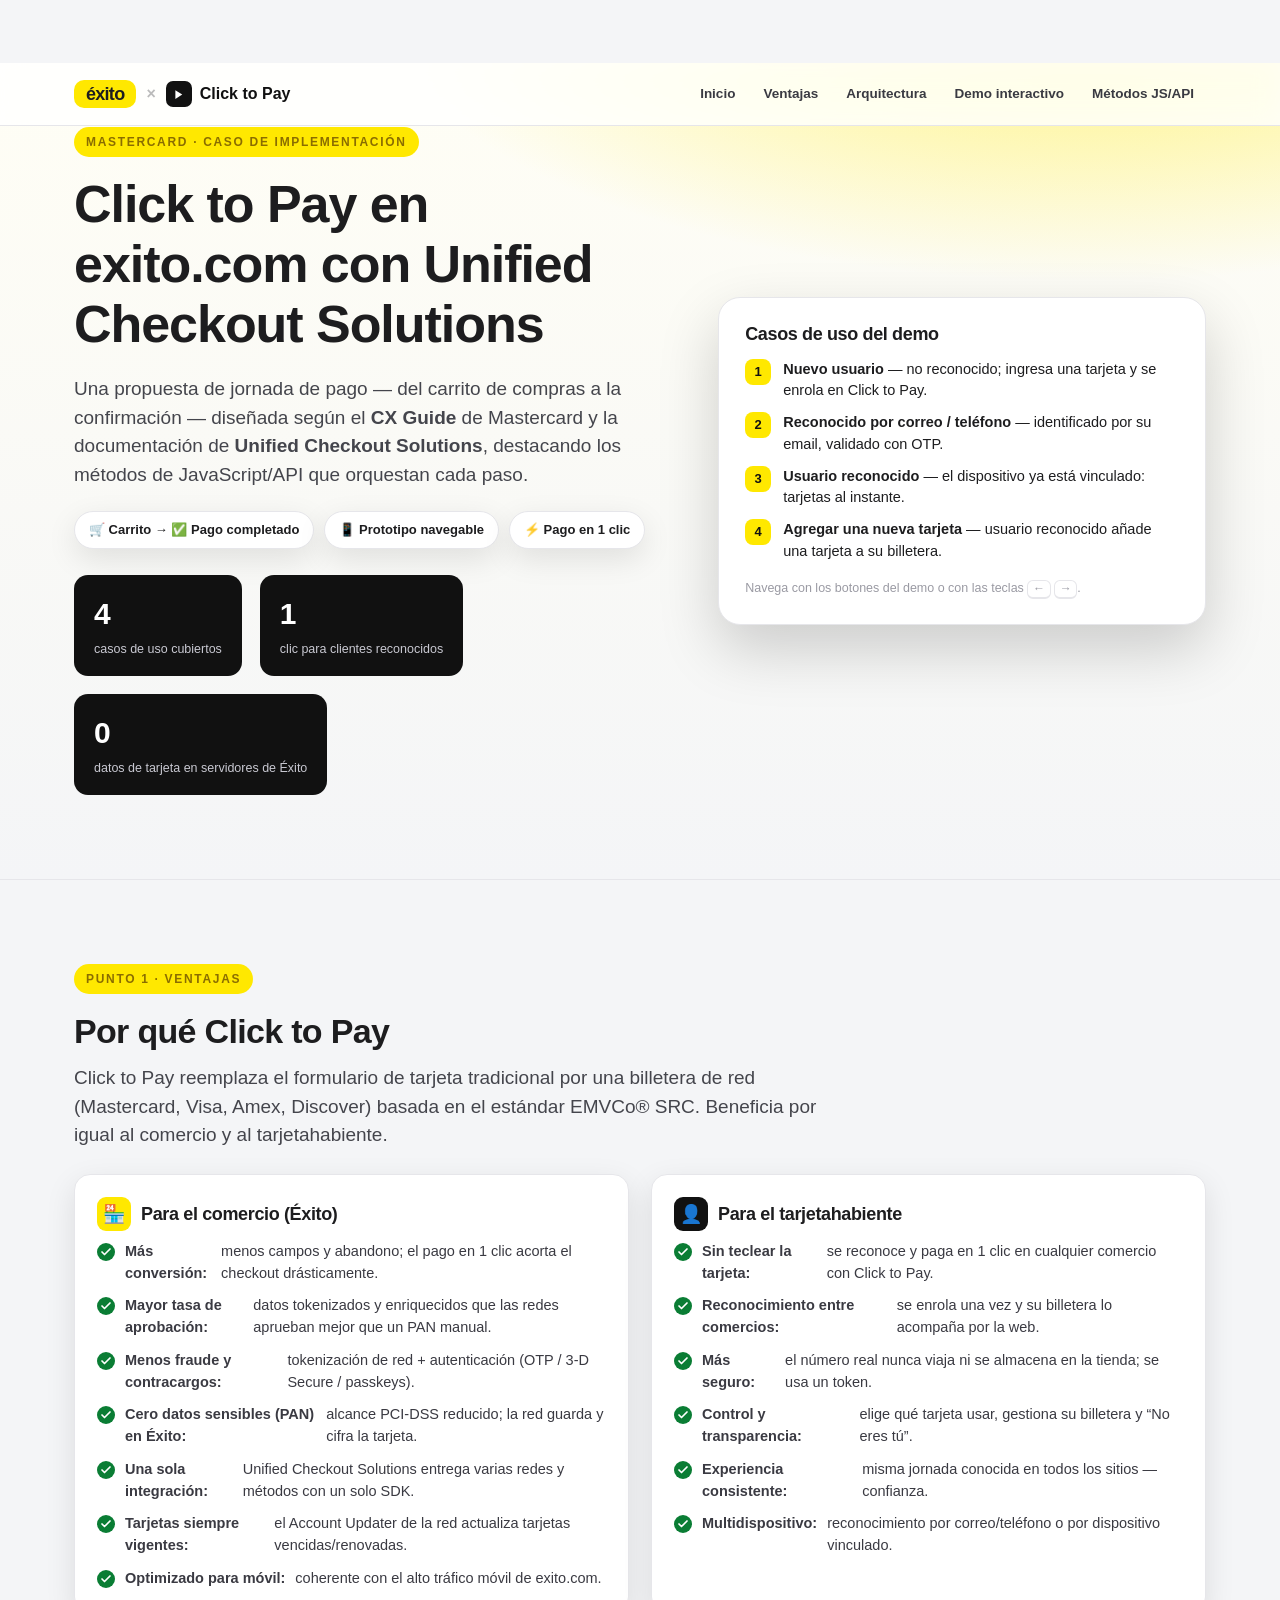
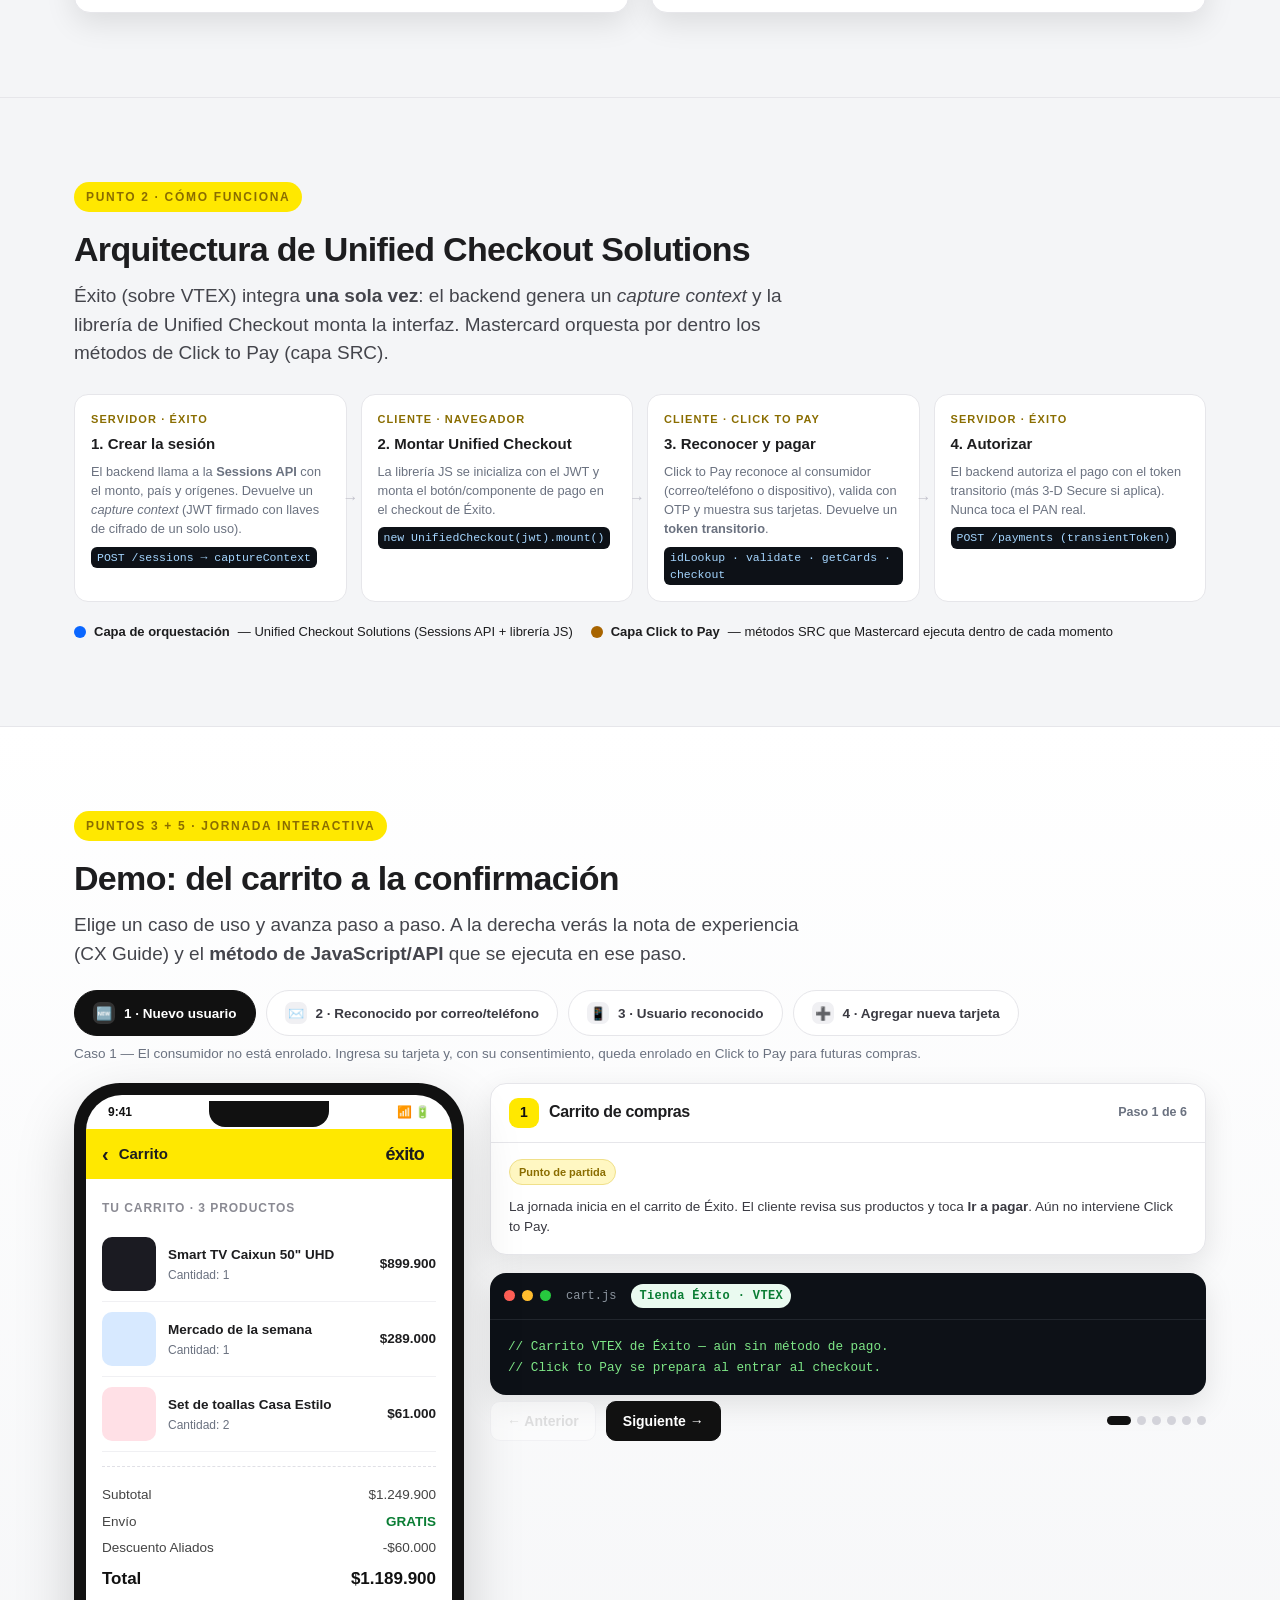
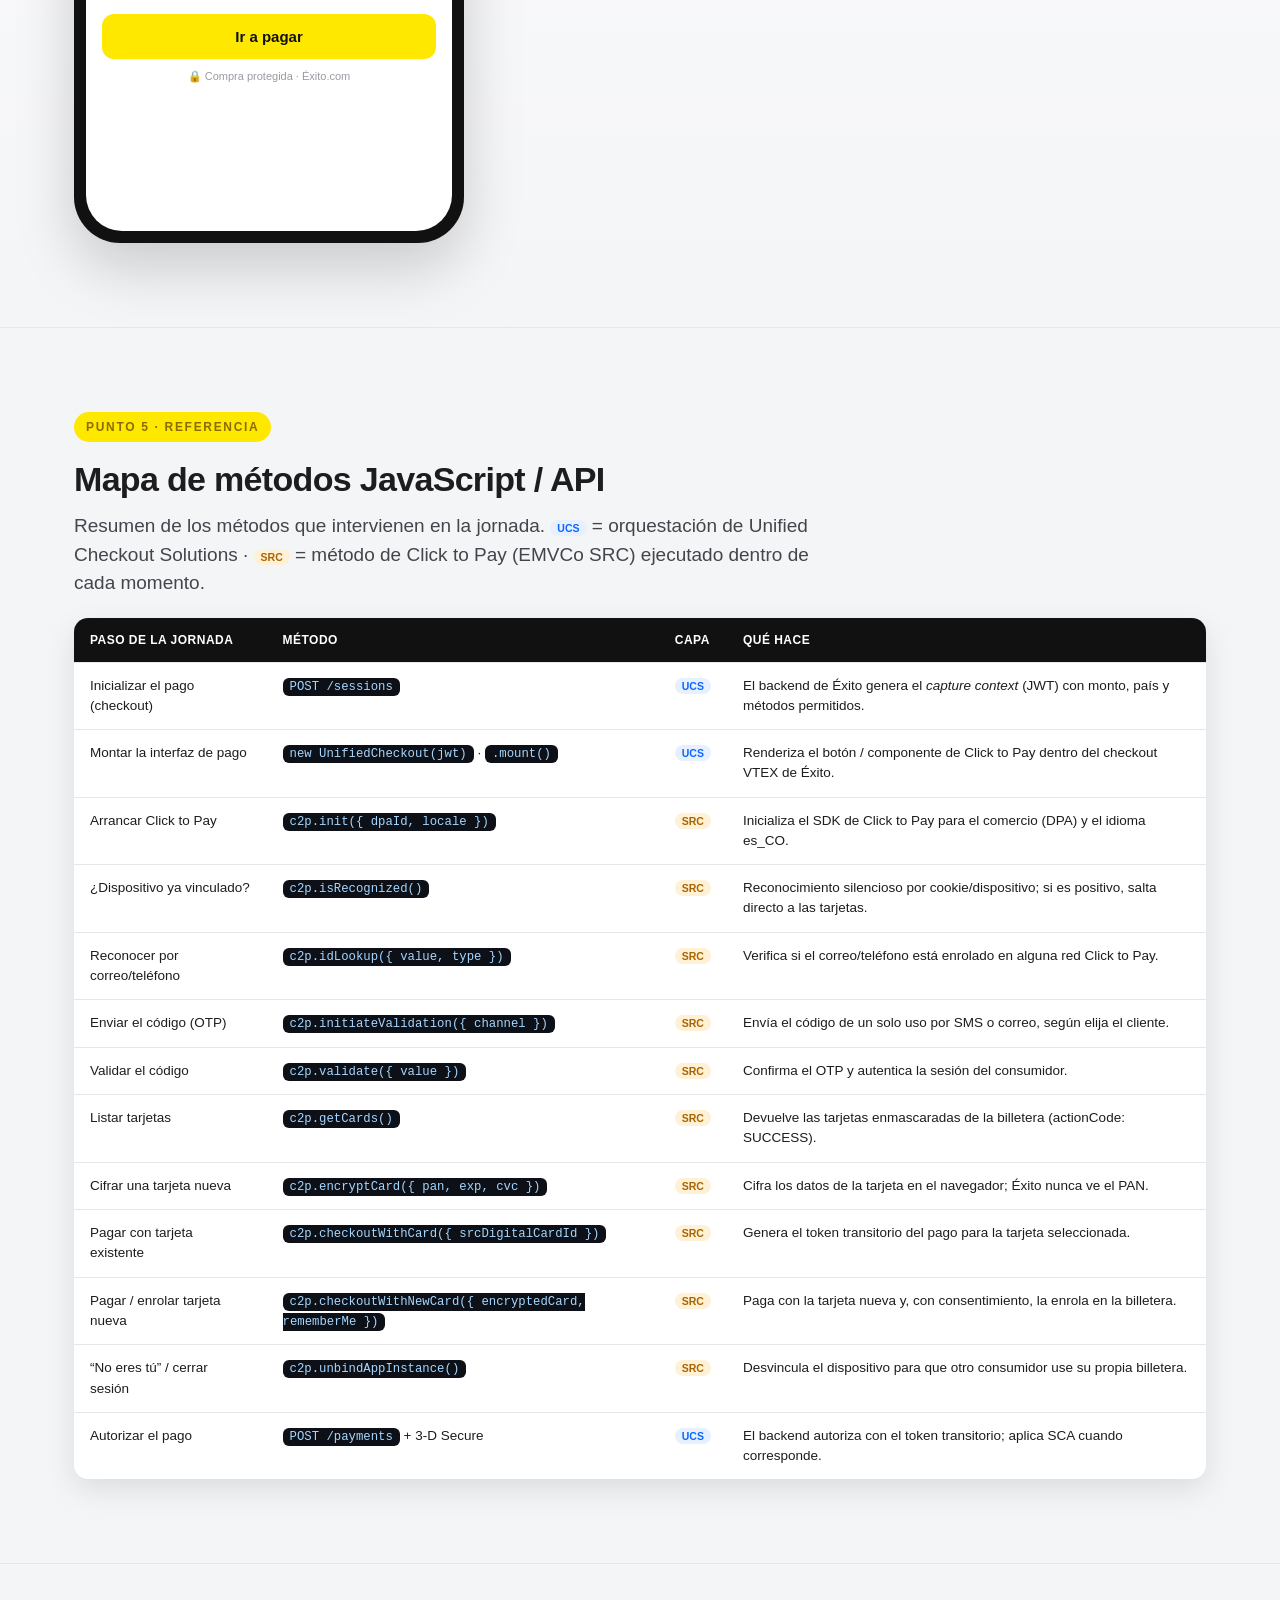
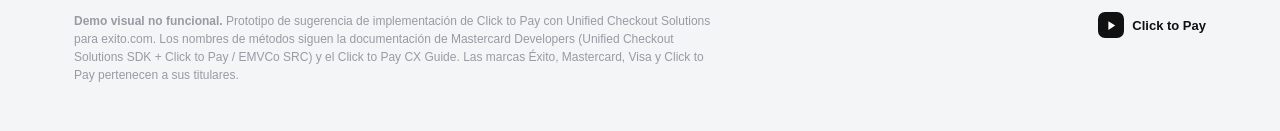
<file: Exito-ClickToPay-Demo.html>
<!DOCTYPE html>
<html lang="es-CO">
<head>
<meta charset="UTF-8" />
<meta name="viewport" content="width=device-width, initial-scale=1.0" />
<title>Éxito · Click to Pay con Unified Checkout Solutions — Demo visual</title>
<style>
  :root{
    --exito-yellow:#FFE800;
    --exito-yellow-dark:#F2C200;
    --ink:#1d1d1f;
    --muted:#6b7280;
    --line:#e6e6ea;
    --bg:#f4f5f7;
    --card:#ffffff;
    --green:#0a7d34;
    --accent:#0a66ff;
    --code-bg:#0d1117;
    --code-comment:#7ee787;
    --code-key:#79c0ff;
    --code-str:#a5d6ff;
    --radius:16px;
    --shadow:0 10px 30px rgba(0,0,0,.10);
    --shadow-lg:0 24px 60px rgba(0,0,0,.18);
    font-synthesis:none;
  }
  *{box-sizing:border-box;}
  html{scroll-behavior:smooth;scroll-snap-type:y proximity;}
  body{
    margin:0;background:var(--bg);color:var(--ink);
    font-family:-apple-system,BlinkMacSystemFont,"Segoe UI",Roboto,Helvetica,Arial,sans-serif;
    -webkit-font-smoothing:antialiased;line-height:1.5;
  }
  h1,h2,h3{line-height:1.15;letter-spacing:-.02em;margin:0 0 .4em;}
  h1{font-size:clamp(28px,4.4vw,52px);font-weight:800;}
  h2{font-size:clamp(22px,3vw,34px);font-weight:800;}
  h3{font-size:18px;font-weight:700;}
  p{margin:0 0 1em;color:#33333a;}
  a{color:var(--accent);}
  .wrap{max-width:1180px;margin:0 auto;padding:0 24px;}
  section{padding:84px 0;border-bottom:1px solid var(--line);scroll-snap-align:start;}
  .eyebrow{display:inline-block;font-size:12px;font-weight:800;letter-spacing:.14em;
    text-transform:uppercase;color:#8a6d00;background:var(--exito-yellow);
    padding:6px 12px;border-radius:999px;margin-bottom:18px;}
  .lead{font-size:clamp(16px,1.6vw,19px);color:#44454c;max-width:760px;}

  /* ---------- top nav ---------- */
  .nav{position:sticky;top:0;z-index:50;background:rgba(255,255,255,.86);
    backdrop-filter:saturate(160%) blur(12px);border-bottom:1px solid var(--line);}
  .nav .wrap{display:flex;align-items:center;gap:18px;height:62px;}
  .nav .brand{display:flex;align-items:center;gap:10px;font-weight:800;}
  .nav .links{display:flex;gap:4px;margin-left:auto;flex-wrap:wrap;}
  .nav a{font-size:13.5px;font-weight:600;color:#3a3a42;text-decoration:none;
    padding:8px 12px;border-radius:10px;}
  .nav a:hover{background:#f0f0f3;}

  /* ---------- éxito + c2p logos ---------- */
  .exito-logo{display:inline-flex;align-items:center;gap:0;background:var(--exito-yellow);
    color:#1d1d1f;font-weight:900;font-size:18px;letter-spacing:-.04em;
    padding:5px 12px;border-radius:10px;line-height:1;}
  .exito-logo small{font-weight:800;}
  .c2p{display:inline-flex;align-items:center;gap:8px;font-weight:800;color:#111;white-space:nowrap;}
  .c2p .mark{width:26px;height:26px;border-radius:7px;background:#111;display:inline-grid;place-items:center;flex:0 0 auto;}
  .c2p .mark svg{width:15px;height:15px;}
  .c2p.lg .mark{width:34px;height:34px;border-radius:9px;}
  .c2p.lg{font-size:19px;}

  /* network marks */
  .mc{display:inline-block;width:34px;height:22px;position:relative;vertical-align:middle;}
  .mc i{position:absolute;top:2px;width:18px;height:18px;border-radius:50%;}
  .mc i.r{left:0;background:#EB001B;}
  .mc i.o{right:0;background:#F79E1B;}
  .mc i.m{left:8px;width:18px;background:#FF5F00;mix-blend-mode:multiply;}
  .visa{display:inline-block;font-style:italic;font-weight:900;color:#1a1f71;font-size:15px;letter-spacing:-.02em;}

  /* ---------- cover ---------- */
  #cover{background:
      radial-gradient(1200px 500px at 85% -10%, rgba(255,232,0,.55), transparent 60%),
      linear-gradient(180deg,#fffef5, #f4f5f7);
    padding-top:64px;}
  .cover-grid{display:grid;grid-template-columns:1.1fr .9fr;gap:48px;align-items:center;}
  .badges{display:flex;gap:10px;flex-wrap:wrap;margin:22px 0 10px;}
  .pill{background:#fff;border:1px solid var(--line);border-radius:999px;
    padding:8px 14px;font-size:13px;font-weight:600;box-shadow:var(--shadow);}
  .cover-card{background:var(--card);border:1px solid var(--line);border-radius:22px;
    padding:26px;box-shadow:var(--shadow-lg);}
  .cover-card h3{margin-bottom:14px;}
  .uc-list{list-style:none;padding:0;margin:0;display:grid;gap:10px;}
  .uc-list li{display:flex;gap:12px;align-items:flex-start;font-size:14.5px;}
  .uc-list .n{flex:0 0 auto;width:26px;height:26px;border-radius:8px;background:var(--exito-yellow);
    color:#111;font-weight:800;display:grid;place-items:center;font-size:13px;}

  /* ---------- generic cards / grids ---------- */
  .grid-2{display:grid;grid-template-columns:1fr 1fr;gap:22px;}
  .grid-3{display:grid;grid-template-columns:repeat(3,1fr);gap:18px;}
  .card{background:var(--card);border:1px solid var(--line);border-radius:var(--radius);
    padding:22px;box-shadow:var(--shadow);}
  .card h3{display:flex;align-items:center;gap:10px;}
  .card .ico{width:34px;height:34px;border-radius:9px;display:grid;place-items:center;font-size:18px;flex:0 0 auto;}
  .benefit{list-style:none;padding:0;margin:10px 0 0;display:grid;gap:11px;}
  .benefit li{display:flex;gap:10px;font-size:14.5px;align-items:flex-start;color:#3a3a42;}
  .benefit li::before{content:"";flex:0 0 auto;width:18px;height:18px;border-radius:50%;
    margin-top:2px;background:var(--green) url("data:image/svg+xml,%3Csvg xmlns='http://www.w3.org/2000/svg' viewBox='0 0 24 24' fill='none' stroke='white' stroke-width='3.4' stroke-linecap='round' stroke-linejoin='round'%3E%3Cpolyline points='20 6 9 17 4 12'/%3E%3C/svg%3E") center/12px no-repeat;}
  .metric{display:flex;gap:18px;flex-wrap:wrap;margin-top:26px;}
  .metric .m{background:#111;color:#fff;border-radius:14px;padding:16px 20px;min-width:150px;}
  .metric .m b{display:block;font-size:30px;font-weight:800;letter-spacing:-.02em;}
  .metric .m span{font-size:12.5px;color:#c9c9d2;}

  /* ---------- architecture ---------- */
  .arch{display:grid;grid-template-columns:repeat(4,1fr);gap:14px;margin-top:26px;}
  .arch .step{background:var(--card);border:1px solid var(--line);border-radius:14px;padding:16px;position:relative;}
  .arch .step .k{font-size:11px;font-weight:800;color:#8a6d00;letter-spacing:.1em;text-transform:uppercase;}
  .arch .step h4{margin:6px 0 6px;font-size:15px;}
  .arch .step p{font-size:12.8px;color:var(--muted);margin:0;}
  .arch .step code{font-size:11.5px;background:#0d1117;color:#a5d6ff;padding:2px 6px;border-radius:6px;display:inline-block;margin-top:8px;}
  .arch .step::after{content:"→";position:absolute;right:-13px;top:50%;transform:translateY(-50%);
    color:#c2c2cc;font-weight:800;z-index:2;}
  .arch .step:last-child::after{content:"";}
  .layer-legend{display:flex;gap:18px;flex-wrap:wrap;margin-top:20px;font-size:13px;}
  .layer-legend span{display:inline-flex;align-items:center;gap:8px;}
  .dot{width:12px;height:12px;border-radius:50%;}

  /* ---------- DEMO ---------- */
  #demo{background:linear-gradient(180deg,#fff,#f4f5f7);}
  .demo-tabs{display:flex;gap:10px;flex-wrap:wrap;margin:22px 0 8px;}
  .demo-tabs button{border:1px solid var(--line);background:#fff;border-radius:999px;
    padding:11px 18px;font-size:13.5px;font-weight:700;cursor:pointer;color:#3a3a42;
    display:flex;align-items:center;gap:9px;transition:.15s;}
  .demo-tabs button .uc-ico{width:22px;height:22px;border-radius:7px;background:#f0f0f3;display:grid;place-items:center;font-size:13px;}
  .demo-tabs button[aria-selected="true"]{background:#111;color:#fff;border-color:#111;}
  .demo-tabs button[aria-selected="true"] .uc-ico{background:#333;}
  .uc-sub{font-size:13.5px;color:var(--muted);margin:2px 0 18px;}

  .stage{display:grid;grid-template-columns:390px 1fr;gap:26px;align-items:start;}
  @media(max-width:980px){.stage{grid-template-columns:1fr;}.cover-grid,.grid-2{grid-template-columns:1fr;}.grid-3,.arch{grid-template-columns:1fr 1fr;}}

  /* phone */
  .phone{width:390px;max-width:100%;height:760px;background:#111;border-radius:46px;
    padding:12px;box-shadow:var(--shadow-lg);position:sticky;top:80px;}
  .phone .notch{position:absolute;left:50%;transform:translateX(-50%);top:18px;width:120px;height:26px;
    background:#111;border-radius:0 0 16px 16px;z-index:6;}
  .screen{position:relative;width:100%;height:100%;background:#fff;border-radius:36px;overflow:hidden;display:flex;flex-direction:column;}
  .statusbar{height:34px;display:flex;align-items:center;justify-content:space-between;
    padding:0 22px;font-size:12px;font-weight:700;color:#111;flex:0 0 auto;}
  .topbar{background:var(--exito-yellow);height:50px;display:flex;align-items:center;gap:10px;
    padding:0 16px;flex:0 0 auto;}
  .topbar .back{font-size:20px;font-weight:800;}
  .topbar .ttl{font-weight:800;font-size:15px;}
  .scroll{flex:1 1 auto;overflow:auto;padding:16px;}
  .scroll::-webkit-scrollbar{width:0;}

  /* checkout UI bits */
  .sec-title{font-size:12px;font-weight:800;letter-spacing:.08em;text-transform:uppercase;color:#8a8a93;margin:4px 0 10px;}
  .prod{display:flex;gap:12px;align-items:center;padding:10px 0;border-bottom:1px solid #f0f0f3;}
  .prod .img{width:54px;height:54px;border-radius:10px;flex:0 0 auto;background:#f0f0f3 center/cover;}
  .prod .nm{font-size:13.5px;font-weight:600;}
  .prod .qty{font-size:12px;color:var(--muted);}
  .prod .pr{margin-left:auto;font-weight:800;font-size:13.5px;}
  .totals{margin-top:14px;border-top:1px dashed #e0e0e6;padding-top:12px;font-size:13.5px;}
  .totals .row{display:flex;justify-content:space-between;margin:6px 0;color:#444;}
  .totals .row.big{font-size:17px;font-weight:800;color:#111;margin-top:8px;}
  .free{color:var(--green);font-weight:700;}

  .pm{display:flex;align-items:center;gap:12px;border:1px solid var(--line);border-radius:12px;
    padding:12px;margin-bottom:10px;background:#fff;}
  .pm .lg{width:38px;height:26px;border-radius:6px;background:#f0f0f3;display:grid;place-items:center;flex:0 0 auto;font-size:11px;font-weight:800;color:#555;}
  .pm .nm{font-size:14px;font-weight:600;}
  .pm .ch{margin-left:auto;width:18px;height:18px;border-radius:50%;border:2px solid #ccc;}
  .pm.featured{border:2px solid #111;box-shadow:0 6px 18px rgba(0,0,0,.10);position:relative;}
  .pm.featured::after{content:"Pago en 1 clic";position:absolute;top:-10px;right:12px;background:#111;color:#fff;
    font-size:10px;font-weight:800;padding:3px 8px;border-radius:999px;letter-spacing:.04em;}
  .pm.sel .ch{border-color:#111;background:#111 url("data:image/svg+xml,%3Csvg xmlns='http://www.w3.org/2000/svg' viewBox='0 0 24 24' fill='none' stroke='white' stroke-width='3.6' stroke-linecap='round' stroke-linejoin='round'%3E%3Cpolyline points='20 6 9 17 4 12'/%3E%3C/svg%3E") center/11px no-repeat;}

  .c2p-panel{border:1px solid var(--line);border-radius:14px;padding:16px;background:#fff;}
  .c2p-head{display:flex;align-items:center;justify-content:space-between;margin-bottom:6px;}
  .intro{font-size:12.5px;color:var(--muted);margin:8px 0 14px;line-height:1.45;}
  .field{margin-bottom:12px;}
  .field label{display:block;font-size:12px;font-weight:700;color:#555;margin-bottom:6px;}
  .field input{width:100%;border:1.5px solid #d8d8de;border-radius:10px;padding:12px 12px;font-size:14px;background:#fafafb;}
  .field input:focus{outline:none;border-color:#111;}
  .row2{display:flex;gap:10px;}
  .row2 .field{flex:1;}
  .btn{width:100%;border:none;border-radius:12px;padding:14px;font-size:15px;font-weight:800;
    cursor:pointer;background:var(--exito-yellow);color:#111;}
  .btn.dark{background:#111;color:#fff;}
  .btn.ghost{background:#fff;color:#111;border:1.5px solid #d8d8de;font-weight:700;}
  .btn.c2pbtn{background:#111;color:#fff;display:flex;align-items:center;justify-content:center;gap:10px;}
  .smallnote{font-size:11px;color:#9a9aa3;text-align:center;margin-top:10px;line-height:1.4;}
  .chk{display:flex;gap:9px;align-items:flex-start;font-size:12px;color:#555;margin:10px 0;}
  .chk .box{width:18px;height:18px;border-radius:5px;flex:0 0 auto;margin-top:1px;
    background:#111 url("data:image/svg+xml,%3Csvg xmlns='http://www.w3.org/2000/svg' viewBox='0 0 24 24' fill='none' stroke='white' stroke-width='3.6' stroke-linecap='round' stroke-linejoin='round'%3E%3Cpolyline points='20 6 9 17 4 12'/%3E%3C/svg%3E") center/11px no-repeat;}

  /* otp */
  .otp{display:flex;gap:8px;justify-content:space-between;margin:14px 0;}
  .otp .d{flex:1;height:52px;border:1.5px solid #d8d8de;border-radius:10px;display:grid;place-items:center;
    font-size:22px;font-weight:800;background:#fafafb;}
  .otp .d.on{border-color:#111;color:#111;}
  .resend{text-align:center;font-size:12px;color:var(--muted);}
  .resend b{color:#111;}
  .channel{display:flex;gap:10px;margin:12px 0;}
  .channel .opt{flex:1;border:1.5px solid #d8d8de;border-radius:10px;padding:10px;text-align:center;font-size:12.5px;font-weight:700;color:#555;}
  .channel .opt.sel{border-color:#111;color:#111;background:#f7f7f9;}

  /* card list */
  .cardart{border-radius:14px;padding:14px;color:#fff;position:relative;height:120px;
    background:linear-gradient(135deg,#2b2b35,#0f0f15);margin-bottom:12px;box-shadow:var(--shadow);}
  .cardart.sel{outline:3px solid var(--exito-yellow);}
  .cardart.blue{background:linear-gradient(135deg,#1a1f71,#3a43b0);}
  .cardart .pan{position:absolute;bottom:34px;left:14px;font-size:15px;letter-spacing:2px;font-weight:600;}
  .cardart .nm{position:absolute;bottom:12px;left:14px;font-size:11px;opacity:.85;text-transform:uppercase;letter-spacing:.5px;}
  .cardart .net{position:absolute;top:12px;right:12px;}
  .cardart .tag{position:absolute;top:12px;left:14px;font-size:10px;font-weight:800;background:rgba(255,255,255,.2);padding:3px 8px;border-radius:999px;}
  .addcard{border:1.5px dashed #c9c9d2;border-radius:14px;padding:14px;display:flex;align-items:center;
    gap:10px;font-weight:700;font-size:14px;color:#333;cursor:pointer;}
  .addcard .plus{width:30px;height:30px;border-radius:50%;background:#111;color:#fff;display:grid;place-items:center;font-size:18px;}

  .recog{display:flex;align-items:center;gap:10px;background:#f7f7f9;border:1px solid var(--line);
    border-radius:12px;padding:10px 12px;margin-bottom:12px;font-size:12.5px;}
  .recog .av{width:34px;height:34px;border-radius:50%;background:var(--exito-yellow);display:grid;place-items:center;font-weight:800;}
  .recog .notyou{margin-left:auto;font-size:12px;font-weight:700;color:var(--accent);}

  /* confirmation */
  .confirm{height:100%;display:flex;flex-direction:column;align-items:center;justify-content:center;text-align:center;padding:30px;}
  .confirm .tick{width:84px;height:84px;border-radius:50%;background:var(--green);margin-bottom:18px;
    background-image:url("data:image/svg+xml,%3Csvg xmlns='http://www.w3.org/2000/svg' viewBox='0 0 24 24' fill='none' stroke='white' stroke-width='3' stroke-linecap='round' stroke-linejoin='round'%3E%3Cpolyline points='20 6 9 17 4 12'/%3E%3C/svg%3E");background-size:42px;background-position:center;background-repeat:no-repeat;}
  .confirm h3{font-size:22px;}
  .confirm p{font-size:13.5px;color:var(--muted);}
  .receipt{background:#f7f7f9;border-radius:12px;padding:14px;width:100%;margin-top:16px;font-size:13px;text-align:left;}
  .receipt .row{display:flex;justify-content:space-between;margin:5px 0;}

  /* ---- right side panels ---- */
  .panel{background:var(--card);border:1px solid var(--line);border-radius:var(--radius);box-shadow:var(--shadow);overflow:hidden;margin-bottom:18px;}
  .panel .ph{padding:14px 18px;border-bottom:1px solid var(--line);display:flex;align-items:center;gap:10px;}
  .panel .ph .step-no{width:30px;height:30px;border-radius:9px;background:var(--exito-yellow);color:#111;font-weight:800;display:grid;place-items:center;font-size:14px;}
  .panel .ph h3{margin:0;font-size:16px;}
  .panel .pb{padding:16px 18px;}
  .cxnote{font-size:13.5px;color:#3a3a42;}
  .cxnote .tagrow{display:flex;gap:8px;flex-wrap:wrap;margin:0 0 12px;}
  .cxnote .ux{font-size:11px;font-weight:800;color:#8a6d00;background:#fff7c2;border:1px solid #f0e08a;
    padding:4px 9px;border-radius:999px;}

  .code{background:var(--code-bg);color:#e6edf3;border-radius:var(--radius);overflow:hidden;box-shadow:var(--shadow);}
  .code .bar{display:flex;align-items:center;gap:7px;padding:11px 14px;border-bottom:1px solid #21262d;}
  .code .bar i{width:11px;height:11px;border-radius:50%;display:inline-block;}
  .code .bar .r{background:#ff5f56;}.code .bar .y{background:#ffbd2e;}.code .bar .g{background:#27c93f;}
  .code .bar span{margin-left:8px;font-size:12px;color:#8b949e;font-family:ui-monospace,Menlo,monospace;}
  .code .layerlabel{margin-left:auto;font-size:10.5px;font-weight:800;padding:3px 8px;border-radius:999px;letter-spacing:.03em;}
  .code pre{margin:0;padding:16px 18px;font-family:ui-monospace,SFMono-Regular,Menlo,Consolas,monospace;
    font-size:12.7px;line-height:1.7;overflow:auto;white-space:pre;}
  .code .ln{display:block;}
  .code .cmt{color:var(--code-comment);}
  .code .ret{color:#ffa657;}

  .controls{display:flex;gap:10px;align-items:center;margin-top:6px;}
  .controls button{border:1px solid var(--line);background:#fff;border-radius:10px;padding:11px 16px;font-weight:700;cursor:pointer;font-size:14px;}
  .controls button.primary{background:#111;color:#fff;border-color:#111;}
  .controls button:disabled{opacity:.4;cursor:not-allowed;}
  .stepdots{display:flex;gap:6px;margin-left:auto;align-items:center;}
  .stepdots .d{width:9px;height:9px;border-radius:50%;background:#d3d3da;}
  .stepdots .d.on{background:#111;width:24px;border-radius:999px;}
  .progresslbl{font-size:12.5px;color:var(--muted);font-weight:600;}

  /* methods table */
  table.methods{width:100%;border-collapse:collapse;margin-top:20px;background:#fff;border-radius:14px;overflow:hidden;box-shadow:var(--shadow);font-size:13.5px;}
  table.methods th,table.methods td{text-align:left;padding:13px 16px;border-bottom:1px solid var(--line);vertical-align:top;}
  table.methods th{background:#111;color:#fff;font-size:12px;letter-spacing:.04em;text-transform:uppercase;}
  table.methods td code{background:#0d1117;color:#a5d6ff;padding:2px 7px;border-radius:6px;font-size:12.3px;}
  table.methods tr:last-child td{border-bottom:none;}
  .src-tag,.ucs-tag{font-size:10.5px;font-weight:800;padding:2px 7px;border-radius:999px;}
  .ucs-tag{background:#e7f0ff;color:#0a66ff;}
  .src-tag{background:#fff1d6;color:#a86400;}

  footer{padding:48px 0;color:var(--muted);font-size:13px;}
  footer .wrap{display:flex;gap:20px;flex-wrap:wrap;justify-content:space-between;}
  .disclaimer{font-size:12px;color:#9a9aa3;max-width:640px;}
  .kbd{font-family:ui-monospace,monospace;background:#fff;border:1px solid var(--line);border-bottom-width:2px;border-radius:6px;padding:1px 7px;font-size:12px;}
</style>
</head>
<body>

<!-- ============ NAV ============ -->
<nav class="nav"><div class="wrap">
  <div class="brand"><span class="exito-logo">éxito</span><span style="color:#bbb">×</span>
    <span class="c2p"><span class="mark"><svg viewBox="0 0 24 24" fill="none"><path d="M7 5v14l11-7z" fill="#fff"/></svg></span>Click&nbsp;to&nbsp;Pay</span></div>
  <div class="links">
    <a href="#cover">Inicio</a>
    <a href="#ventajas">Ventajas</a>
    <a href="#arquitectura">Arquitectura</a>
    <a href="#demo">Demo interactivo</a>
    <a href="#metodos">Métodos JS/API</a>
  </div>
</div></nav>

<!-- ============ COVER ============ -->
<section id="cover"><div class="wrap cover-grid">
  <div>
    <span class="eyebrow">Mastercard · Caso de implementación</span>
    <h1>Click to Pay en exito.com con Unified Checkout Solutions</h1>
    <p class="lead">Una propuesta de jornada de pago — del carrito de compras a la confirmación — diseñada según el
      <b>CX Guide</b> de Mastercard y la documentación de <b>Unified Checkout Solutions</b>,
      destacando los métodos de JavaScript/API que orquestan cada paso.</p>
    <div class="badges">
      <span class="pill">🛒 Carrito → ✅ Pago completado</span>
      <span class="pill">📱 Prototipo navegable</span>
      <span class="pill">⚡ Pago en 1 clic</span>
    </div>
    <div class="metric">
      <div class="m"><b>4</b><span>casos de uso cubiertos</span></div>
      <div class="m"><b>1</b><span>clic para clientes reconocidos</span></div>
      <div class="m"><b>0</b><span>datos de tarjeta en servidores de Éxito</span></div>
    </div>
  </div>
  <div class="cover-card">
    <h3>Casos de uso del demo</h3>
    <ul class="uc-list">
      <li><span class="n">1</span><div><b>Nuevo usuario</b> — no reconocido; ingresa una tarjeta y se enrola en Click to Pay.</div></li>
      <li><span class="n">2</span><div><b>Reconocido por correo / teléfono</b> — identificado por su email, validado con OTP.</div></li>
      <li><span class="n">3</span><div><b>Usuario reconocido</b> — el dispositivo ya está vinculado: tarjetas al instante.</div></li>
      <li><span class="n">4</span><div><b>Agregar una nueva tarjeta</b> — usuario reconocido añade una tarjeta a su billetera.</div></li>
    </ul>
    <p style="margin:16px 0 0;font-size:12.5px;color:#9a9aa3">Navega con los botones del demo o con las teclas <span class="kbd">←</span> <span class="kbd">→</span>.</p>
  </div>
</div></section>

<!-- ============ VENTAJAS ============ -->
<section id="ventajas"><div class="wrap">
  <span class="eyebrow">Punto 1 · Ventajas</span>
  <h2>Por qué Click to Pay</h2>
  <p class="lead">Click to Pay reemplaza el formulario de tarjeta tradicional por una billetera de red (Mastercard, Visa, Amex, Discover)
     basada en el estándar EMVCo® SRC. Beneficia por igual al comercio y al tarjetahabiente.</p>
  <div class="grid-2" style="margin-top:24px">
    <div class="card">
      <h3><span class="ico" style="background:var(--exito-yellow)">🏪</span> Para el comercio (Éxito)</h3>
      <ul class="benefit">
        <li><b>Más conversión:</b> menos campos y abandono; el pago en 1 clic acorta el checkout drásticamente.</li>
        <li><b>Mayor tasa de aprobación:</b> datos tokenizados y enriquecidos que las redes aprueban mejor que un PAN manual.</li>
        <li><b>Menos fraude y contracargos:</b> tokenización de red + autenticación (OTP / 3-D Secure / passkeys).</li>
        <li><b>Cero datos sensibles (PAN) en Éxito:</b> alcance PCI-DSS reducido; la red guarda y cifra la tarjeta.</li>
        <li><b>Una sola integración:</b> Unified Checkout Solutions entrega varias redes y métodos con un solo SDK.</li>
        <li><b>Tarjetas siempre vigentes:</b> el Account Updater de la red actualiza tarjetas vencidas/renovadas.</li>
        <li><b>Optimizado para móvil:</b> coherente con el alto tráfico móvil de exito.com.</li>
      </ul>
    </div>
    <div class="card">
      <h3><span class="ico" style="background:#111;color:#fff">👤</span> Para el tarjetahabiente</h3>
      <ul class="benefit">
        <li><b>Sin teclear la tarjeta:</b> se reconoce y paga en 1 clic en cualquier comercio con Click to Pay.</li>
        <li><b>Reconocimiento entre comercios:</b> se enrola una vez y su billetera lo acompaña por la web.</li>
        <li><b>Más seguro:</b> el número real nunca viaja ni se almacena en la tienda; se usa un token.</li>
        <li><b>Control y transparencia:</b> elige qué tarjeta usar, gestiona su billetera y “No eres tú”.</li>
        <li><b>Experiencia consistente:</b> misma jornada conocida en todos los sitios — confianza.</li>
        <li><b>Multidispositivo:</b> reconocimiento por correo/teléfono o por dispositivo vinculado.</li>
      </ul>
    </div>
  </div>
</div></section>

<!-- ============ ARQUITECTURA ============ -->
<section id="arquitectura"><div class="wrap">
  <span class="eyebrow">Punto 2 · Cómo funciona</span>
  <h2>Arquitectura de Unified Checkout Solutions</h2>
  <p class="lead">Éxito (sobre VTEX) integra <b>una sola vez</b>: el backend genera un <i>capture context</i> y la librería de
     Unified Checkout monta la interfaz. Mastercard orquesta por dentro los métodos de Click to Pay (capa SRC).</p>

  <div class="arch">
    <div class="step"><div class="k">Servidor · Éxito</div><h4>1. Crear la sesión</h4>
      <p>El backend llama a la <b>Sessions API</b> con el monto, país y orígenes. Devuelve un <i>capture context</i> (JWT firmado con llaves de cifrado de un solo uso).</p>
      <code>POST /sessions → captureContext</code></div>
    <div class="step"><div class="k">Cliente · Navegador</div><h4>2. Montar Unified Checkout</h4>
      <p>La librería JS se inicializa con el JWT y monta el botón/componente de pago en el checkout de Éxito.</p>
      <code>new UnifiedCheckout(jwt).mount()</code></div>
    <div class="step"><div class="k">Cliente · Click to Pay</div><h4>3. Reconocer y pagar</h4>
      <p>Click to Pay reconoce al consumidor (correo/teléfono o dispositivo), valida con OTP y muestra sus tarjetas. Devuelve un <b>token transitorio</b>.</p>
      <code>idLookup · validate · getCards · checkout</code></div>
    <div class="step"><div class="k">Servidor · Éxito</div><h4>4. Autorizar</h4>
      <p>El backend autoriza el pago con el token transitorio (más 3-D Secure si aplica). Nunca toca el PAN real.</p>
      <code>POST /payments (transientToken)</code></div>
  </div>

  <div class="layer-legend">
    <span><span class="dot" style="background:#0a66ff"></span> <b>Capa de orquestación</b> — Unified Checkout Solutions (Sessions API + librería JS)</span>
    <span><span class="dot" style="background:#a86400"></span> <b>Capa Click to Pay</b> — métodos SRC que Mastercard ejecuta dentro de cada momento</span>
  </div>
</div></section>

<!-- ============ DEMO ============ -->
<section id="demo"><div class="wrap">
  <span class="eyebrow">Puntos 3 + 5 · Jornada interactiva</span>
  <h2>Demo: del carrito a la confirmación</h2>
  <p class="lead">Elige un caso de uso y avanza paso a paso. A la derecha verás la nota de experiencia (CX&nbsp;Guide)
     y el <b>método de JavaScript/API</b> que se ejecuta en ese paso.</p>

  <div class="demo-tabs" id="tabs">
    <button data-uc="newUser" aria-selected="true"><span class="uc-ico">🆕</span> 1 · Nuevo usuario</button>
    <button data-uc="email"><span class="uc-ico">✉️</span> 2 · Reconocido por correo/teléfono</button>
    <button data-uc="device"><span class="uc-ico">📱</span> 3 · Usuario reconocido</button>
    <button data-uc="addCard"><span class="uc-ico">➕</span> 4 · Agregar nueva tarjeta</button>
  </div>
  <p class="uc-sub" id="ucSub"></p>

  <div class="stage">
    <!-- phone -->
    <div class="phone">
      <div class="notch"></div>
      <div class="screen">
        <div class="statusbar"><span>9:41</span><span>📶 🔋</span></div>
        <div id="screen-body" style="flex:1;display:flex;flex-direction:column;overflow:hidden"></div>
      </div>
    </div>

    <!-- panels -->
    <div>
      <div class="panel">
        <div class="ph"><span class="step-no" id="stepNo">1</span><h3 id="stepTitle"></h3>
          <span class="progresslbl" id="progressLbl" style="margin-left:auto"></span></div>
        <div class="pb">
          <div class="cxnote" id="cxNote"></div>
        </div>
      </div>

      <div class="code">
        <div class="bar"><i class="r"></i><i class="y"></i><i class="g"></i>
          <span id="codeFile">checkout.js</span>
          <span class="layerlabel" id="layerLabel"></span></div>
        <pre id="codeBody"></pre>
      </div>

      <div class="controls">
        <button id="prevBtn">← Anterior</button>
        <button id="nextBtn" class="primary">Siguiente →</button>
        <div class="stepdots" id="dots"></div>
      </div>
    </div>
  </div>
</div></section>

<!-- ============ METHODS REFERENCE ============ -->
<section id="metodos"><div class="wrap">
  <span class="eyebrow">Punto 5 · Referencia</span>
  <h2>Mapa de métodos JavaScript / API</h2>
  <p class="lead">Resumen de los métodos que intervienen en la jornada. <span class="ucs-tag">UCS</span> = orquestación de Unified Checkout Solutions ·
     <span class="src-tag">SRC</span> = método de Click to Pay (EMVCo SRC) ejecutado dentro de cada momento.</p>
  <table class="methods">
    <thead><tr><th>Paso de la jornada</th><th>Método</th><th>Capa</th><th>Qué hace</th></tr></thead>
    <tbody>
      <tr><td>Inicializar el pago (checkout)</td><td><code>POST /sessions</code></td><td><span class="ucs-tag">UCS</span></td><td>El backend de Éxito genera el <i>capture context</i> (JWT) con monto, país y métodos permitidos.</td></tr>
      <tr><td>Montar la interfaz de pago</td><td><code>new UnifiedCheckout(jwt)</code> · <code>.mount()</code></td><td><span class="ucs-tag">UCS</span></td><td>Renderiza el botón / componente de Click to Pay dentro del checkout VTEX de Éxito.</td></tr>
      <tr><td>Arrancar Click to Pay</td><td><code>c2p.init({ dpaId, locale })</code></td><td><span class="src-tag">SRC</span></td><td>Inicializa el SDK de Click to Pay para el comercio (DPA) y el idioma es_CO.</td></tr>
      <tr><td>¿Dispositivo ya vinculado?</td><td><code>c2p.isRecognized()</code></td><td><span class="src-tag">SRC</span></td><td>Reconocimiento silencioso por cookie/dispositivo; si es positivo, salta directo a las tarjetas.</td></tr>
      <tr><td>Reconocer por correo/teléfono</td><td><code>c2p.idLookup({ value, type })</code></td><td><span class="src-tag">SRC</span></td><td>Verifica si el correo/teléfono está enrolado en alguna red Click to Pay.</td></tr>
      <tr><td>Enviar el código (OTP)</td><td><code>c2p.initiateValidation({ channel })</code></td><td><span class="src-tag">SRC</span></td><td>Envía el código de un solo uso por SMS o correo, según elija el cliente.</td></tr>
      <tr><td>Validar el código</td><td><code>c2p.validate({ value })</code></td><td><span class="src-tag">SRC</span></td><td>Confirma el OTP y autentica la sesión del consumidor.</td></tr>
      <tr><td>Listar tarjetas</td><td><code>c2p.getCards()</code></td><td><span class="src-tag">SRC</span></td><td>Devuelve las tarjetas enmascaradas de la billetera (actionCode: SUCCESS).</td></tr>
      <tr><td>Cifrar una tarjeta nueva</td><td><code>c2p.encryptCard({ pan, exp, cvc })</code></td><td><span class="src-tag">SRC</span></td><td>Cifra los datos de la tarjeta en el navegador; Éxito nunca ve el PAN.</td></tr>
      <tr><td>Pagar con tarjeta existente</td><td><code>c2p.checkoutWithCard({ srcDigitalCardId })</code></td><td><span class="src-tag">SRC</span></td><td>Genera el token transitorio del pago para la tarjeta seleccionada.</td></tr>
      <tr><td>Pagar / enrolar tarjeta nueva</td><td><code>c2p.checkoutWithNewCard({ encryptedCard, rememberMe })</code></td><td><span class="src-tag">SRC</span></td><td>Paga con la tarjeta nueva y, con consentimiento, la enrola en la billetera.</td></tr>
      <tr><td>“No eres tú” / cerrar sesión</td><td><code>c2p.unbindAppInstance()</code></td><td><span class="src-tag">SRC</span></td><td>Desvincula el dispositivo para que otro consumidor use su propia billetera.</td></tr>
      <tr><td>Autorizar el pago</td><td><code>POST /payments</code> + 3-D Secure</td><td><span class="ucs-tag">UCS</span></td><td>El backend autoriza con el token transitorio; aplica SCA cuando corresponde.</td></tr>
    </tbody>
  </table>
</div></section>

<footer><div class="wrap">
  <div class="disclaimer">
    <b>Demo visual no funcional.</b> Prototipo de sugerencia de implementación de Click to Pay con Unified Checkout Solutions para exito.com.
    Los nombres de métodos siguen la documentación de Mastercard Developers (Unified Checkout Solutions SDK + Click to Pay / EMVCo SRC) y el Click to Pay CX Guide.
    Las marcas Éxito, Mastercard, Visa y Click to Pay pertenecen a sus titulares.
  </div>
  <div>
    <span class="c2p"><span class="mark"><svg viewBox="0 0 24 24" fill="none"><path d="M7 5v14l11-7z" fill="#fff"/></svg></span>Click to Pay</span>
  </div>
</div></footer>

<script>
/* ============================================================
   Datos de la jornada — cada caso de uso es una secuencia de pasos.
   Cada paso: { title, cx:[tags], cxText, file, layer, code:[lineas], screen:fn }
   ============================================================ */

// ---------- helpers de UI del teléfono (mockups) ----------
function topbar(title){
  return '<div class="topbar"><span class="back">‹</span><span class="ttl">'+title+'</span>'
    +'<span style="margin-left:auto" class="exito-logo">éxito</span></div>';
}
function c2pHeader(){
  return '<div class="c2p-head"><span class="c2p lg"><span class="mark"><svg viewBox="0 0 24 24" fill="none"><path d="M7 5v14l11-7z" fill="#fff"/></svg></span>Click to Pay</span>'
    +'<span style="font-size:11px;color:#9a9aa3">Pago seguro</span></div>';
}
function totals(){
  return '<div class="totals">'
    +'<div class="row"><span>Subtotal</span><span>$1.249.900</span></div>'
    +'<div class="row"><span>Envío</span><span class="free">GRATIS</span></div>'
    +'<div class="row"><span>Descuento Aliados</span><span>-$60.000</span></div>'
    +'<div class="row big"><span>Total</span><span>$1.189.900</span></div></div>';
}
function cart(){
  return '<div class="scroll">'
    + '<div class="sec-title">Tu carrito · 3 productos</div>'
    + '<div class="prod"><div class="img" style="background:#1b1b22"></div><div><div class="nm">Smart TV Caixun 50" UHD</div><div class="qty">Cantidad: 1</div></div><div class="pr">$899.900</div></div>'
    + '<div class="prod"><div class="img" style="background:#d7e9ff"></div><div><div class="nm">Mercado de la semana</div><div class="qty">Cantidad: 1</div></div><div class="pr">$289.000</div></div>'
    + '<div class="prod"><div class="img" style="background:#ffe0e6"></div><div><div class="nm">Set de toallas Casa Estilo</div><div class="qty">Cantidad: 2</div></div><div class="pr">$61.000</div></div>'
    + totals()
    + '<button class="btn" style="margin-top:16px">Ir a pagar</button>'
    + '<div class="smallnote">🔒 Compra protegida · Éxito.com</div>'
    + '</div>';
}
function paymentList(featured){
  var f = featured ? 'featured sel' : '';
  var c2pRow = '<div class="pm '+f+'">'
      +'<span class="c2p"><span class="mark" style="width:30px;height:30px"><svg viewBox="0 0 24 24" fill="none"><path d="M7 5v14l11-7z" fill="#fff"/></svg></span></span>'
      +'<div class="nm" style="margin-left:2px">Click to Pay</div><span class="ch"></span></div>';
  return '<div class="scroll">'
    + '<div class="sec-title">¿Cómo quieres pagar?</div>'
    + c2pRow
    + '<div class="pm"><span class="lg" style="background:#111;color:#fff">CR</span><div class="nm">Tarjeta de crédito</div><span class="ch"></span></div>'
    + '<div class="pm"><span class="lg" style="background:#6a1b9a;color:#fff">N</span><div class="nm">Nequi</div><span class="ch"></span></div>'
    + '<div class="pm"><span class="lg" style="background:#00a19a;color:#fff">A</span><div class="nm">Addi · Paga después</div><span class="ch"></span></div>'
    + '<div class="pm"><span class="lg" style="background:#e30613;color:#fff">PSE</span><div class="nm">PSE</div><span class="ch"></span></div>'
    + '<div class="pm"><span class="lg">CE</span><div class="nm">Contra entrega</div><span class="ch"></span></div>'
    + totals()
    + '</div>';
}
function emailEntry(prefill){
  return '<div class="scroll">'
    + '<div class="c2p-panel">'
    + c2pHeader()
    + '<div class="intro">Paga más rápido y seguro. Ingresa tu correo o celular para reconocer tus tarjetas guardadas en Click to Pay — sin volver a digitarlas.</div>'
    + '<div class="field"><label>Correo electrónico o celular</label><input value="'+(prefill||'')+'" placeholder="ana@correo.com"/></div>'
    + '<button class="btn c2pbtn"><span class="c2p" style="color:#fff"><span class="mark" style="width:22px;height:22px;background:#fff"><svg viewBox="0 0 24 24" fill="none"><path d="M7 5v14l11-7z" fill="#111"/></svg></span></span> Continuar</button>'
    + '<div class="smallnote">Al continuar aceptas los <b>Términos</b> y el <b>Aviso de privacidad</b> de Click to Pay.</div>'
    + '</div></div>';
}
function otp(channel){
  var sms = channel==='sms';
  return '<div class="scroll">'
    + '<div class="c2p-panel">'
    + c2pHeader()
    + '<h3 style="font-size:16px;margin:10px 0 4px">Verifica que eres tú</h3>'
    + '<div class="intro">Enviamos un código de un solo uso a '+(sms?'tu celular <b>•••• 7821</b>':'<b>a•••@correo.com</b>')+'. Ingrésalo para ver tus tarjetas.</div>'
    + '<div class="channel"><div class="opt '+(sms?'sel':'')+'">📱 SMS</div><div class="opt '+(sms?'':'sel')+'">✉️ Correo</div></div>'
    + '<div class="otp"><div class="d on">4</div><div class="d on">8</div><div class="d on">2</div><div class="d on">9</div><div class="d">_</div><div class="d">_</div></div>'
    + '<button class="btn dark">Verificar</button>'
    + '<div class="resend" style="margin-top:12px">¿No llegó? <b>Reenviar código</b> (00:24)</div>'
    + '</div></div>';
}
function recogBar(name){
  return '<div class="recog"><span class="av">'+name.charAt(0)+'</span>'
    + '<div><b>Hola, '+name+'</b><br><span style="color:#9a9aa3">Reconocido por Click to Pay</span></div>'
    + '<span class="notyou">No eres tú</span></div>';
}
function cardList(opts){
  opts = opts || {};
  var bar = opts.recog ? recogBar(opts.name||'Ana') : '';
  return '<div class="scroll">'
    + '<div class="c2p-panel">'
    + c2pHeader()
    + bar
    + '<div class="sec-title" style="margin-top:6px">Tus tarjetas</div>'
    + '<div class="cardart sel"><span class="tag">Predeterminada</span>'
      + '<span class="net"><span class="mc"><i class="r"></i><i class="o"></i><i class="m"></i></span></span>'
      + '<span class="pan">•••• •••• •••• 4291</span><span class="nm">'+(opts.name||'Ana')+' Gómez · Mastercard</span></div>'
    + '<div class="cardart blue"><span class="net visa" style="color:#fff">VISA</span>'
      + '<span class="pan">•••• •••• •••• 7733</span><span class="nm">'+(opts.name||'Ana')+' Gómez · Visa débito</span></div>'
    + '<div class="addcard"><span class="plus">+</span> Agregar tarjeta</div>'
    + '<button class="btn dark" style="margin-top:14px">Pagar $1.189.900</button>'
    + '<div class="smallnote">Pago protegido con tokenización de red · Mastercard</div>'
    + '</div></div>';
}
function newCardForm(opts){
  opts = opts || {};
  var remember = opts.remember!==false;
  return '<div class="scroll">'
    + '<div class="c2p-panel">'
    + c2pHeader()
    + '<h3 style="font-size:16px;margin:8px 0 10px">'+(opts.title||'Agregar tarjeta')+'</h3>'
    + '<div class="field"><label>Número de tarjeta</label><input value="5412 7534 8821 4291" placeholder="0000 0000 0000 0000"/></div>'
    + '<div class="row2"><div class="field"><label>Vence</label><input value="08/29" placeholder="MM/AA"/></div>'
      + '<div class="field"><label>CVV</label><input value="•••" placeholder="123"/></div></div>'
    + '<div class="field"><label>Nombre en la tarjeta</label><input value="ANA M GOMEZ" /></div>'
    + (remember ? '<div class="chk"><span class="box"></span><div>Guardar mi tarjeta en <b>Click to Pay</b> para pagar en 1 clic aquí y en otros comercios. Acepto los Términos.</div></div>' : '')
    + '<button class="btn dark">'+(opts.cta||'Guardar y pagar $1.189.900')+'</button>'
    + '<div class="smallnote">🔒 Tus datos se cifran en tu dispositivo. Éxito no almacena el número de tu tarjeta.</div>'
    + '</div></div>';
}
function confirm(method){
  return '<div class="confirm">'
    + '<div class="tick"></div>'
    + '<h3>¡Pago aprobado!</h3>'
    + '<p>Tu pedido <b>#EX-2026-88142</b> está confirmado.<br>Recibirás el detalle en tu correo.</p>'
    + '<div class="receipt">'
      + '<div class="row"><span>Total pagado</span><b>$1.189.900</b></div>'
      + '<div class="row"><span>Medio de pago</span><span>'+method+'</span></div>'
      + '<div class="row"><span>Autenticación</span><span>3-D Secure ✓</span></div>'
      + '<div class="row"><span>Token de red</span><span>•••• 4291</span></div>'
    + '</div>'
    + '<button class="btn" style="margin-top:18px">Ver mi pedido</button>'
    + '</div>';
}

// ---------- código por paso ----------
var C = {
  cart: [
    "// Carrito VTEX de Éxito — aún sin método de pago.",
    "// Click to Pay se prepara al entrar al checkout."
  ],
  session: [
    "// SERVIDOR (backend de Éxito) — crear la sesión de pago",
    "POST /sessions",
    "{",
    "  amount: 118990000, currency: 'COP',",
    "  country: 'CO', locale: 'es_CO',",
    "  targetOrigins: ['https://www.exito.com'],",
    "  allowedPaymentMethods: ['CLICK_TO_PAY', 'CARD']",
    "}",
    "// → { captureContext: '<JWT firmado>' }",
    "",
    "// CLIENTE (navegador) — montar Unified Checkout",
    "const uc = new UnifiedCheckout(captureContext);",
    "const checkout = uc.createCheckout();",
    "checkout.mount('#exito-payment');   // botón Click to Pay"
  ],
  init: [
    "// Inicializar el SDK de Click to Pay para el comercio (DPA)",
    "await c2p.init({",
    "  dpaId: 'exito-co',",
    "  dpaName: 'Almacenes Éxito',",
    "  locale: 'es_CO'",
    "});"
  ],
  idLookupNo: [
    "// El cliente ingresa su correo → ¿está enrolado?",
    "const r = await c2p.idLookup({",
    "  value: 'nuevo@correo.com',",
    "  type:  'EMAIL_ADDRESS'",
    "});",
    "// → { consumerPresent: false }   (usuario nuevo)"
  ],
  idLookupYes: [
    "// El cliente ingresa su correo → ¿está enrolado?",
    "const r = await c2p.idLookup({",
    "  value: 'ana@correo.com',",
    "  type:  'EMAIL_ADDRESS'",
    "});",
    "// → { consumerPresent: true }   (¡reconocido!)"
  ],
  initiate: [
    "// Enviar el código de un solo uso (OTP)",
    "await c2p.initiateValidation({",
    "  requestedValidationChannelId: 'SMS'  // o 'EMAIL'",
    "});",
    "// → la red envía el OTP al canal elegido"
  ],
  validate: [
    "// Validar el OTP que digitó el cliente",
    "const v = await c2p.validate({ value: '482913' });",
    "// → { validated: true }   sesión autenticada"
  ],
  getCards: [
    "// Obtener las tarjetas de la billetera del consumidor",
    "const { cards, actionCode } = await c2p.getCards();",
    "// → actionCode: 'SUCCESS'",
    "//   cards: [ {srcDigitalCardId, panLastFour:'4291', ...} ]"
  ],
  isRecognized: [
    "// Reconocimiento SILENCIOSO por dispositivo (cookie SRC)",
    "const { recognized, idTokens } = await c2p.isRecognized();",
    "// → recognized: true  → sin correo ni OTP",
    "const { cards } = await c2p.getCards({ idTokens });"
  ],
  checkoutCard: [
    "// Pagar con la tarjeta seleccionada → token transitorio",
    "const res = await c2p.checkoutWithCard({",
    "  srcDigitalCardId: 'a1b2-c3d4',",
    "  dpaTransactionOptions: { dpaLocale:'es_CO' }",
    "});",
    "// → { checkoutResponse: '<JWT cifrado / transientToken>' }"
  ],
  encrypt: [
    "// Cifrar la tarjeta EN EL NAVEGADOR (Éxito no ve el PAN)",
    "const enc = await c2p.encryptCard({",
    "  primaryAccountNumber: '5412753488214291',",
    "  panExpirationMonth: '08', panExpirationYear: '2029',",
    "  cardSecurityCode: '***'",
    "});"
  ],
  checkoutNew: [
    "// Pagar con la tarjeta nueva y enrolarla (con consentimiento)",
    "const res = await c2p.checkoutWithNewCard({",
    "  encryptedCard: enc,",
    "  rememberMe: true,            // enrolar en Click to Pay",
    "  dpaTransactionOptions: { dpaLocale:'es_CO' }",
    "});",
    "// → token transitorio + tarjeta añadida a la billetera"
  ],
  unbind: [
    "// 'No eres tú' — desvincular el dispositivo",
    "await c2p.unbindAppInstance();",
    "// → vuelve a pedir correo/teléfono"
  ],
  authorize: [
    "// SERVIDOR (Éxito) — autorizar con el token transitorio",
    "POST /payments",
    "{ transientToken: res.checkoutResponse,",
    "  amount: 118990000, currency: 'COP',",
    "  threeDSecure: { challengeIndicator: '04' } }",
    "// → { status: 'APPROVED', approvalCode, networkToken }"
  ]
};

// ---------- flujos ----------
var FLOWS = {
  newUser: {
    label: "Nuevo usuario",
    sub: "Caso 1 — El consumidor no está enrolado. Ingresa su tarjeta y, con su consentimiento, queda enrolado en Click to Pay para futuras compras.",
    steps: [
      { t:"Carrito de compras", layer:"VTEX", file:"cart.js",
        cx:["Punto de partida"], txt:"La jornada inicia en el carrito de Éxito. El cliente revisa sus productos y toca <b>Ir a pagar</b>. Aún no interviene Click to Pay.",
        code:C.cart, screen:()=>topbar('Carrito')+cart() },
      { t:"Iniciar el checkout", layer:"UCS", file:"checkout.js",
        cx:["Sessions API","mount()"], txt:"Al entrar al checkout, el backend genera el <i>capture context</i> y la librería de Unified Checkout <b>monta</b> el componente de pago, mostrando <b>Click to Pay</b> como medio destacado.",
        code:C.session, screen:()=>topbar('Pago')+paymentList(false) },
      { t:"Capturar identidad", layer:"SRC", file:"clicktopay.js",
        cx:["Capture ID","Product education"], txt:"Según el CX Guide, se presenta un solo campo (correo o celular) con un texto introductorio que explica el valor de Click to Pay. El cliente ingresa su correo.",
        code:C.init.concat([""]).concat(C.idLookupNo), screen:()=>topbar('Click to Pay')+emailEntry('nuevo@correo.com') },
      { t:"Ingresar la tarjeta", layer:"SRC", file:"clicktopay.js",
        cx:["Add a card","Consentimiento"], txt:"Como no está enrolado, se muestra el formulario de tarjeta. Los datos se <b>cifran en el dispositivo</b>. Se ofrece — sin marcar por defecto de forma intrusiva — guardar la tarjeta en Click to Pay.",
        code:C.encrypt, screen:()=>topbar('Click to Pay')+newCardForm({title:'Ingresa tu tarjeta',cta:'Guardar y pagar $1.189.900',remember:true}) },
      { t:"Pagar y enrolar", layer:"SRC", file:"clicktopay.js",
        cx:["Checkout","Enroll in Click to Pay"], txt:"Con el consentimiento del cliente, la tarjeta se enrola en la billetera de red y se genera el <b>token transitorio</b> del pago.",
        code:C.checkoutNew, screen:()=>topbar('Click to Pay')+newCardForm({title:'Confirmar pago',cta:'Pagando…',remember:true}) },
      { t:"Autorizar y confirmar", layer:"UCS", file:"server.js",
        cx:["3-D Secure","Confirmación"], txt:"El backend de Éxito autoriza con el token transitorio (challenge 3-D Secure '04' para usuario nuevo). Se confirma el pedido. La próxima compra ya será de usuario reconocido.",
        code:C.authorize, screen:()=>confirm('Click to Pay · Mastercard ••4291') }
    ]
  },
  email: {
    label: "Reconocido por correo / teléfono",
    sub: "Caso 2 — El consumidor ya está enrolado pero el dispositivo no está vinculado. Se le reconoce por su correo/celular y se valida con un código (OTP).",
    steps: [
      { t:"Carrito de compras", layer:"VTEX", file:"cart.js",
        cx:["Punto de partida"], txt:"La jornada inicia en el carrito de Éxito. El cliente toca <b>Ir a pagar</b>.",
        code:C.cart, screen:()=>topbar('Carrito')+cart() },
      { t:"Iniciar el checkout", layer:"UCS", file:"checkout.js",
        cx:["Sessions API","mount()"], txt:"El backend genera el <i>capture context</i> y se monta Unified Checkout con Click to Pay destacado.",
        code:C.session, screen:()=>topbar('Pago')+paymentList(false) },
      { t:"Reconocer por correo", layer:"SRC", file:"clicktopay.js",
        cx:["Capture ID"], txt:"El cliente ingresa su correo. <code>idLookup</code> confirma que está enrolado en una red Click to Pay.",
        code:C.init.concat([""]).concat(C.idLookupYes), screen:()=>topbar('Click to Pay')+emailEntry('ana@correo.com') },
      { t:"Enviar el OTP", layer:"SRC", file:"clicktopay.js",
        cx:["One-time passcode","Channel choice"], txt:"El CX Guide recomienda dejar elegir el canal (SMS o correo) y enmascarar el destino. <code>initiateValidation</code> dispara el envío del código.",
        code:C.initiate, screen:()=>topbar('Click to Pay')+otp('sms') },
      { t:"Validar el OTP", layer:"SRC", file:"clicktopay.js",
        cx:["One-time passcode","Reenviar"], txt:"El cliente digita el código de 6 dígitos con autocompletado e indicador de reenvío. <code>validate</code> autentica la sesión.",
        code:C.validate, screen:()=>topbar('Click to Pay')+otp('sms') },
      { t:"Elegir tarjeta", layer:"SRC", file:"clicktopay.js",
        cx:["Card list"], txt:"<code>getCards</code> devuelve la billetera. Se muestran las tarjetas enmascaradas con arte de marca y la predeterminada destacada (patrón Card list del CX Guide).",
        code:C.getCards, screen:()=>topbar('Click to Pay')+cardList({recog:true,name:'Ana'}) },
      { t:"Pagar", layer:"SRC", file:"clicktopay.js",
        cx:["Checkout"], txt:"El cliente confirma la tarjeta y paga. <code>checkoutWithCard</code> devuelve el token transitorio.",
        code:C.checkoutCard, screen:()=>topbar('Click to Pay')+cardList({recog:true,name:'Ana'}) },
      { t:"Autorizar y confirmar", layer:"UCS", file:"server.js",
        cx:["3-D Secure","Confirmación"], txt:"El backend autoriza con el token (challenge '01' para usuario reconocido). Pedido confirmado.",
        code:C.authorize, screen:()=>confirm('Click to Pay · Mastercard ••4291') }
    ]
  },
  device: {
    label: "Usuario reconocido",
    sub: "Caso 3 — El dispositivo ya está vinculado a la billetera. Reconocimiento silencioso: sin correo y sin OTP — el camino más corto al pago en 1 clic.",
    steps: [
      { t:"Carrito de compras", layer:"VTEX", file:"cart.js",
        cx:["Punto de partida"], txt:"La jornada inicia en el carrito de Éxito. El cliente toca <b>Ir a pagar</b>.",
        code:C.cart, screen:()=>topbar('Carrito')+cart() },
      { t:"Iniciar el checkout", layer:"UCS", file:"checkout.js",
        cx:["Sessions API","mount()"], txt:"El backend genera el <i>capture context</i> y se monta Unified Checkout.",
        code:C.session, screen:()=>topbar('Pago')+paymentList(true) },
      { t:"Reconocimiento silencioso", layer:"SRC", file:"clicktopay.js",
        cx:["Returning user","1-click"], txt:"<code>isRecognized</code> detecta el dispositivo vinculado (cookie SRC). No se pide correo ni OTP: se saluda al cliente y se ofrece la opción <b>“No eres tú”</b> (CX Guide).",
        code:C.init.concat([""]).concat(C.isRecognized), screen:()=>topbar('Click to Pay')+cardList({recog:true,name:'Ana'}) },
      { t:"Elegir tarjeta", layer:"SRC", file:"clicktopay.js",
        cx:["Card list"], txt:"Las tarjetas aparecen de inmediato. El cliente confirma la predeterminada o elige otra.",
        code:C.getCards, screen:()=>topbar('Click to Pay')+cardList({recog:true,name:'Ana'}) },
      { t:"Pagar en 1 clic", layer:"SRC", file:"clicktopay.js",
        cx:["Checkout","1-click"], txt:"Un solo toque genera el token transitorio. Esta es la promesa central de Click to Pay.",
        code:C.checkoutCard, screen:()=>topbar('Click to Pay')+cardList({recog:true,name:'Ana'}) },
      { t:"Autorizar y confirmar", layer:"UCS", file:"server.js",
        cx:["Confirmación"], txt:"El backend autoriza con el token transitorio y confirma el pedido casi al instante.",
        code:C.authorize, screen:()=>confirm('Click to Pay · Mastercard ••4291') }
    ]
  },
  addCard: {
    label: "Agregar una nueva tarjeta",
    sub: "Caso 4 — Un usuario ya reconocido añade una tarjeta nueva a su billetera durante el pago y la usa de inmediato.",
    steps: [
      { t:"Sesión reconocida", layer:"SRC", file:"clicktopay.js",
        cx:["Returning user","Card list"], txt:"El cliente ya está reconocido y ve su billetera. Para usar otra tarjeta toca <b>Agregar tarjeta</b> (patrón Card list → Add a card).",
        code:C.getCards, screen:()=>topbar('Click to Pay')+cardList({recog:true,name:'Ana'}) },
      { t:"Ingresar la tarjeta nueva", layer:"SRC", file:"clicktopay.js",
        cx:["Add a card","Consentimiento"], txt:"Se abre el formulario. Los datos se <b>cifran en el dispositivo</b> con <code>encryptCard</code>; se ofrece guardarla en la billetera.",
        code:C.encrypt, screen:()=>topbar('Agregar tarjeta')+newCardForm({title:'Nueva tarjeta',cta:'Guardar y pagar $1.189.900',remember:true}) },
      { t:"Guardar y pagar", layer:"SRC", file:"clicktopay.js",
        cx:["Checkout","Enroll card"], txt:"<code>checkoutWithNewCard</code> añade la tarjeta a la billetera de red y la usa para el pago, devolviendo el token transitorio.",
        code:C.checkoutNew, screen:()=>topbar('Agregar tarjeta')+newCardForm({title:'Confirmar pago',cta:'Pagando…',remember:true}) },
      { t:"Tarjeta guardada", layer:"SRC", file:"clicktopay.js",
        cx:["Card list"], txt:"La nueva tarjeta queda disponible en la billetera para próximas compras, lista para el pago en 1 clic.",
        code:C.getCards, screen:()=>topbar('Click to Pay')+cardList({recog:true,name:'Ana'}) },
      { t:"Autorizar y confirmar", layer:"UCS", file:"server.js",
        cx:["3-D Secure","Confirmación"], txt:"El backend autoriza con el token transitorio y confirma el pedido. La billetera del cliente ahora tiene una tarjeta más.",
        code:C.authorize, screen:()=>confirm('Click to Pay · Mastercard ••8821 (nueva)') }
    ]
  }
};

// ---------- estado + render ----------
var state = { uc:'newUser', i:0 };
var layerMeta = {
  UCS: {label:'Unified Checkout Solutions', bg:'#e7f0ff', color:'#0a66ff'},
  SRC: {label:'Click to Pay · SRC',          bg:'#fff1d6', color:'#a86400'},
  VTEX:{label:'Tienda Éxito · VTEX',          bg:'#eafaf0', color:'#0a7d34'}
};

function renderCode(lines){
  var html='';
  for(var k=0;k<lines.length;k++){
    var ln=lines[k];
    var cls='ln';
    var safe=ln.replace(/&/g,'&amp;').replace(/</g,'&lt;').replace(/>/g,'&gt;');
    if(ln.trim().indexOf('//')===0) cls='ln cmt';
    else if(ln.trim().indexOf('// →')===0) cls='ln cmt';
    html+='<span class="'+cls+'">'+(safe===''?'&nbsp;':safe)+'</span>';
  }
  return html;
}

function render(){
  var flow=FLOWS[state.uc];
  var step=flow.steps[state.i];
  document.getElementById('ucSub').innerHTML=flow.sub;
  // phone
  document.getElementById('screen-body').innerHTML=step.screen();
  // panel
  document.getElementById('stepNo').textContent=(state.i+1);
  document.getElementById('stepTitle').textContent=step.t;
  document.getElementById('progressLbl').textContent='Paso '+(state.i+1)+' de '+flow.steps.length;
  var tags='';
  for(var j=0;j<step.cx.length;j++) tags+='<span class="ux">'+step.cx[j]+'</span>';
  document.getElementById('cxNote').innerHTML='<div class="tagrow">'+tags+'</div>'+step.txt;
  // code
  document.getElementById('codeFile').textContent=step.file;
  var lm=layerMeta[step.layer];
  var ll=document.getElementById('layerLabel');
  ll.textContent=lm.label; ll.style.background=lm.bg; ll.style.color=lm.color;
  document.getElementById('codeBody').innerHTML=renderCode(step.code);
  // dots
  var dots='';
  for(var d=0;d<flow.steps.length;d++) dots+='<span class="d'+(d===state.i?' on':'')+'"></span>';
  document.getElementById('dots').innerHTML=dots;
  document.getElementById('prevBtn').disabled=(state.i===0);
  document.getElementById('nextBtn').textContent=(state.i===flow.steps.length-1)?'Reiniciar ↺':'Siguiente →';
  // tabs
  var btns=document.querySelectorAll('#tabs button');
  for(var b=0;b<btns.length;b++) btns[b].setAttribute('aria-selected', btns[b].dataset.uc===state.uc ? 'true':'false');
}

document.getElementById('tabs').addEventListener('click',function(e){
  var btn=e.target.closest('button'); if(!btn) return;
  state.uc=btn.dataset.uc; state.i=0; render();
});
document.getElementById('nextBtn').addEventListener('click',function(){
  var n=FLOWS[state.uc].steps.length;
  state.i=(state.i+1)%n; render();
});
document.getElementById('prevBtn').addEventListener('click',function(){
  if(state.i>0){state.i--;render();}
});
document.addEventListener('keydown',function(e){
  if(e.key==='ArrowRight'){var n=FLOWS[state.uc].steps.length; state.i=(state.i+1)%n; render();}
  if(e.key==='ArrowLeft'){ if(state.i>0){state.i--; render();}}
});

render();
</script>
</body>
</html>
</file>
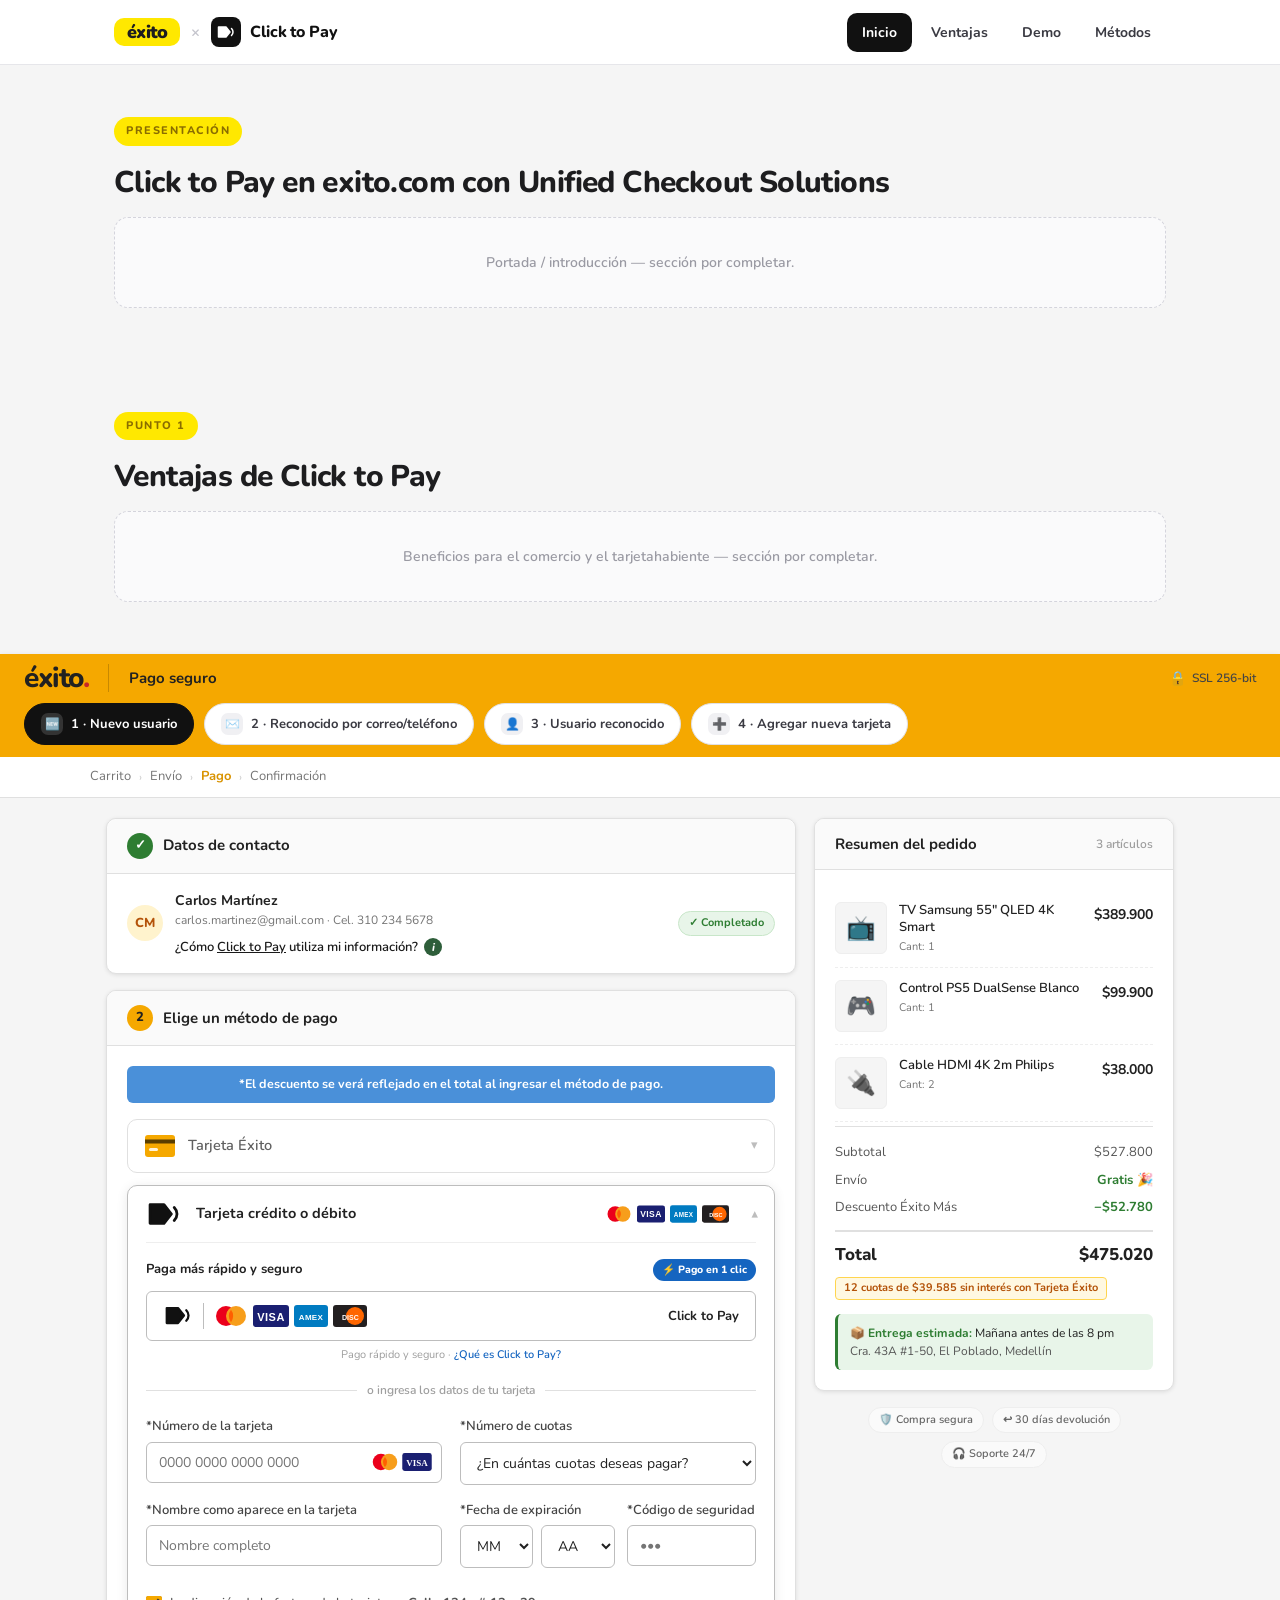
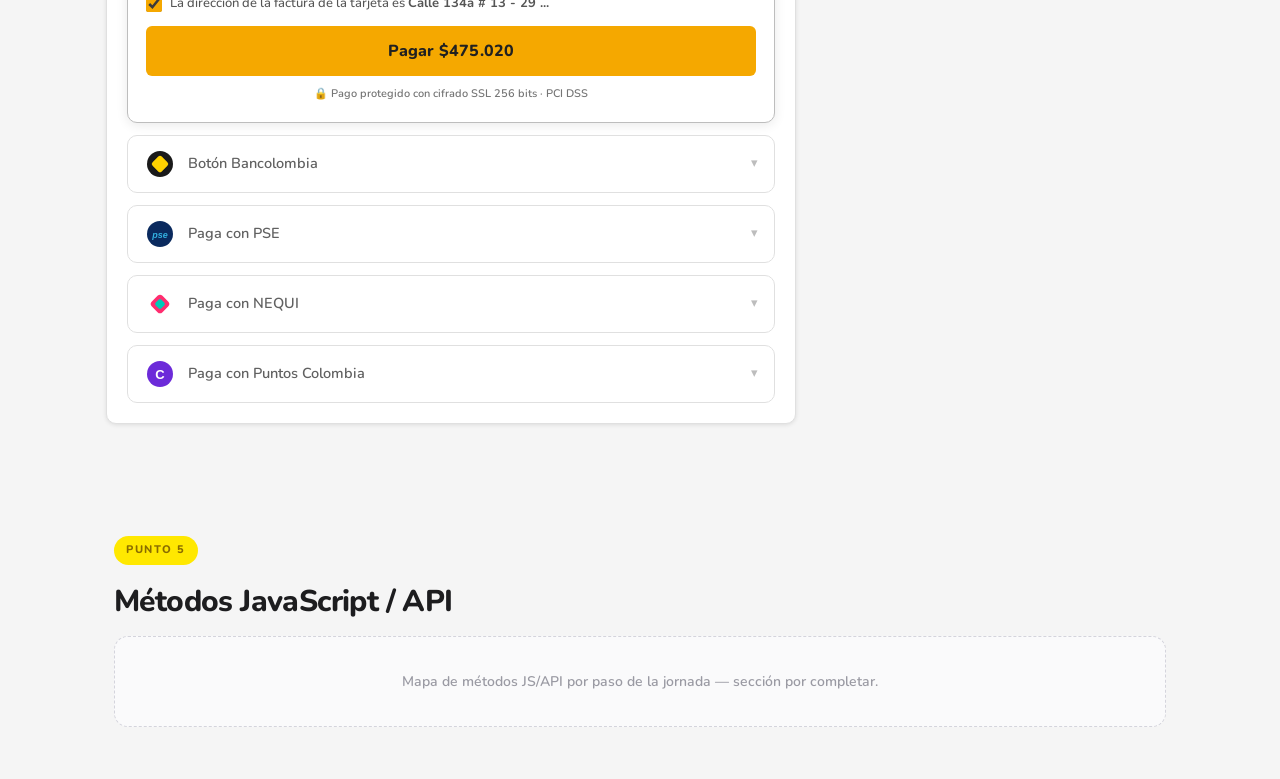
<file: exito_checkout_c2p.html>
<!DOCTYPE html>
<html lang="es">
<head>
<meta charset="UTF-8">
<meta name="viewport" content="width=device-width, initial-scale=1.0">
<title>Éxito — Checkout · Pago</title>
<link href="https://fonts.googleapis.com/css2?family=Nunito:wght@400;500;600;700;800&display=swap" rel="stylesheet">
<style>
  *, *::before, *::after { box-sizing: border-box; margin: 0; padding: 0; }

  :root {
    --amarillo: #F5A800;
    --amarillo-dark: #d99300;
    --verde: #2E7D32;
    --rojo: #C62828;
    --gris-bg: #F5F5F5;
    --gris-borde: #E0E0E0;
    --gris-texto: #757575;
    --texto: #212121;
    --blanco: #FFFFFF;
    --azul-c2p: #1565C0;
    --azul-c2p-light: #E3F2FD;
    --font: 'Nunito', sans-serif;
    --shadow-card: 0 1px 4px rgba(0,0,0,0.10);
    --shadow-modal: 0 8px 40px rgba(0,0,0,0.22);
    --radius: 6px;
    --radius-lg: 10px;
  }

  body {
    font-family: var(--font);
    background: var(--gris-bg);
    color: var(--texto);
    font-size: 14px;
    line-height: 1.5;
    min-height: 100vh;
  }

  /* ── HEADER ── */
  .header {
    background: var(--amarillo);
    padding: 10px 24px 12px;
    display: flex;
    flex-direction: column;
    gap: 11px;
    position: static;
    z-index: 100;
    box-shadow: 0 2px 6px rgba(0,0,0,0.12);
  }
  .header-row { display:flex; align-items:center; gap:20px; }
  .header .uc-pills { gap:10px; }
  .sim-caption { max-width:1100px; margin:0 auto; padding:12px 16px 0; }
  .sim-caption .flow-caption { margin:0; }

  /* ══ HEADER PRINCIPAL DE LA PRESENTACIÓN (menú general · ajeno al demo) ══ */
  html { scroll-behavior:smooth; }
  [id] { scroll-margin-top:80px; }
  .site-nav { position:sticky; top:0; z-index:300; background:rgba(255,255,255,.93); backdrop-filter:saturate(160%) blur(12px); -webkit-backdrop-filter:saturate(160%) blur(12px); border-bottom:1px solid #e6e6ea; }
  .site-nav-inner { max-width:1100px; margin:0 auto; min-height:64px; display:flex; align-items:center; gap:18px; padding:10px 24px; flex-wrap:wrap; }
  .brand-lockup { display:flex; align-items:center; gap:11px; text-decoration:none; }
  .exito-pill { background:#FFE800; color:#1d1d1f; font-weight:900; font-size:18px; letter-spacing:-.04em; padding:5px 13px; border-radius:10px; line-height:1; }
  .brand-x { color:#c4c4cc; font-weight:700; font-size:15px; }
  .c2p-lockup { display:inline-flex; align-items:center; gap:9px; font-weight:800; font-size:16px; color:#111; white-space:nowrap; letter-spacing:-.01em; }
  .c2p-lockup .c2p-mk { width:30px; height:30px; border-radius:8px; background:#111; display:grid; place-items:center; flex-shrink:0; }
  .site-links { display:flex; gap:4px; margin-left:auto; flex-wrap:wrap; }
  .site-links a { font-size:14px; font-weight:700; color:#3a3a42; text-decoration:none; padding:9px 15px; border-radius:10px; transition:background .15s,color .15s; }
  .site-links a:hover { background:#f0f0f3; }
  .site-links a.active { background:#111; color:#fff; }

  /* ── Secciones placeholder (Inicio / Ventajas / Métodos) ── */
  .pres-section { max-width:1100px; margin:0 auto; padding:52px 24px; }
  .pres-section .eyebrow { display:inline-block; font-size:11px; font-weight:800; letter-spacing:.14em; text-transform:uppercase; color:#8a6d00; background:#FFE800; padding:6px 12px; border-radius:999px; margin-bottom:14px; }
  .pres-section h2 { font-size:30px; font-weight:800; letter-spacing:-.02em; margin:0 0 12px; color:#1d1d1f; }
  .pres-ph { color:#9a9aa3; font-size:14px; font-weight:600; border:1.5px dashed #d4d4dc; border-radius:14px; padding:34px; text-align:center; background:#fafafb; }

  /* ══ BARRA DEL SIMULADOR (control del demo) ══ */
  .demo-bar { background:#f7f7f9; border-bottom:1px solid #e6e6ea; padding:16px 24px; }
  .demo-bar-inner { max-width:1100px; margin:0 auto; }
  .sim-label { font-size:12px; font-weight:800; letter-spacing:.4px; text-transform:uppercase; color:#8a8a93; margin-bottom:11px; }
  .uc-pills { display:flex; gap:10px; flex-wrap:wrap; }
  .uc-pill { border:1px solid #e0e0e6; background:#fff; border-radius:999px; padding:9px 16px; font-size:13px; font-weight:700; font-family:var(--font); cursor:pointer; color:#3a3a42; display:flex; align-items:center; gap:8px; transition:all .15s; }
  .uc-pill:hover { border-color:#bdbdbd; }
  .uc-pill .uc-ico { width:22px; height:22px; border-radius:7px; background:#f0f0f3; display:grid; place-items:center; font-size:12px; }
  .uc-pill.active { background:#111; color:#fff; border-color:#111; }
  .uc-pill.active .uc-ico { background:#333; }
  .demo-bar .flow-caption { margin:13px 0 0; }

  /* ══ DISCLOSURE DE DATOS · CX Guide (data disclosure / PII) ══ */
  .disc-head { display:flex; align-items:center; gap:12px; padding:14px 20px; cursor:pointer; }
  .disc-head:hover { background:#FAFAFA; }
  .disc-ico { width:30px; flex-shrink:0; display:flex; align-items:center; }
  .disc-head h2 { font-size:14px; font-weight:700; color:var(--texto); margin:0; }
  .disc-chevron { margin-left:auto; color:#BDBDBD; font-size:13px; transition:transform .2s; }
  .c2p-disclosure.open .disc-chevron { transform:rotate(180deg); }
  .disc-body { display:none; padding:0 20px 18px; border-top:1px solid #EEE; }
  .c2p-disclosure.open .disc-body { display:block; }
  .disc-lead { font-size:13px; color:#444; line-height:1.55; padding-top:14px; margin:0 0 12px; }
  .disc-list { list-style:none; padding:0; margin:0 0 14px; display:flex; flex-direction:column; gap:9px; }
  .disc-list li { font-size:12.5px; color:#555; line-height:1.5; padding-left:20px; position:relative; }
  .disc-list li::before { content:""; position:absolute; left:0; top:5px; width:8px; height:8px; border-radius:2px; background:var(--azul-c2p); }
  .disc-list b { color:var(--texto); }
  .disc-links { display:flex; gap:9px; align-items:center; font-size:12px; padding-top:4px; border-top:1px dashed #eee; margin-top:2px; padding-top:12px; }
  .disc-links a { color:var(--azul-c2p); text-decoration:none; font-weight:700; }
  .disc-links a:hover { text-decoration:underline; }
  .disc-links span { color:#ccc; }

  /* ══ Link informativo + POPUP "Bienvenido a Click to Pay" (CX Guide · product education) ══ */
  .info-pii { position:relative; margin-top:7px; }
  .info-link { font-size:13px; font-weight:600; color:#1a1a1a; cursor:pointer; text-decoration:none; }
  .info-link u { text-decoration:underline; }
  .info-link:hover { color:#000; }
  .info-i { display:inline-grid; place-items:center; width:18px; height:18px; border-radius:50%; border:none; background:#2E5E3A; color:#fff; font-size:11px; font-weight:800; font-style:italic; cursor:pointer; padding:0; margin-left:6px; vertical-align:middle; font-family:var(--font); }
  .info-i:hover { background:#24492e; }
  .card-contact { overflow:visible; }
  .card-contact .card-head { border-radius:var(--radius-lg) var(--radius-lg) 0 0; }
  .info-tip { display:none; position:fixed; z-index:500; background:#F2F2F2; color:#222; border-radius:10px; box-shadow:0 12px 32px rgba(0,0,0,.22); padding:16px 18px; font-size:13.5px; line-height:1.5; width:380px; max-width:90vw; }
  .info-tip.show { display:block; }
  .info-tip::before { content:""; position:absolute; top:-8px; left:var(--tip-arrow,40px); width:0; height:0; border-left:8px solid transparent; border-right:8px solid transparent; border-bottom:8px solid #F2F2F2; }
  .welcome-overlay { display:none; position:fixed; inset:0; background:rgba(0,0,0,.5); z-index:600; align-items:center; justify-content:center; padding:20px; }
  .welcome-overlay.open { display:flex; }
  .welcome-modal { background:#fff; border-radius:16px; width:380px; max-width:96vw; max-height:92vh; overflow-y:auto; padding:32px 30px 28px; box-shadow:var(--shadow-modal); animation:fadeIn .2s ease; }
  .welcome-title { font-size:34px; font-weight:800; line-height:1.04; letter-spacing:-.02em; margin:0 0 16px; color:#111; }
  .welcome-title span { color:#EE4823; }
  .welcome-sub { font-size:15px; color:#333; line-height:1.45; margin:0 0 18px; font-weight:500; }
  .welcome-nets { display:flex; align-items:center; gap:7px; margin-bottom:20px; }
  .wn-sep { width:1px; height:20px; background:#ccc; margin:0 3px; }
  .wn-ph { width:30px; height:21px; border-radius:4px; background:#E4E4E7; }
  .welcome-list { list-style:none; padding:0; margin:0 0 24px; display:flex; flex-direction:column; gap:15px; }
  .welcome-list li { font-size:15px; color:#222; line-height:1.4; padding-left:18px; position:relative; font-weight:500; }
  .welcome-list li::before { content:"•"; position:absolute; left:2px; top:-2px; color:#222; font-size:20px; }
  .welcome-ok { width:100%; background:#111; color:#fff; border:none; border-radius:999px; padding:15px; font-size:16px; font-weight:800; font-family:var(--font); cursor:pointer; }
  .welcome-ok:hover { background:#333; }

  /* ── Icono de info por campo + tooltip de disclosure (CX Guide · PII) ── */
  .field-info { width:16px; height:16px; border-radius:50%; border:none; background:#9aa0a6; color:#fff; font-size:10px; font-weight:800; font-style:italic; cursor:pointer; line-height:16px; padding:0; margin-left:6px; vertical-align:middle; font-family:var(--font); text-align:center; }
  .field-info:hover { background:#6b7178; }
  .field-tip { display:none; position:relative; background:#fff; border:1px solid #e0e0e0; border-radius:10px; box-shadow:0 8px 26px rgba(0,0,0,.16); padding:13px 15px; font-size:12.5px; color:#444; line-height:1.5; margin:9px 0 12px; }
  .field-tip.show { display:block; }
  .field-tip::before { content:""; position:absolute; top:-7px; left:22px; width:12px; height:12px; background:#fff; border-left:1px solid #e0e0e0; border-top:1px solid #e0e0e0; transform:rotate(45deg); }
  .header-logo {
    font-size: 28px;
    font-weight: 800;
    color: var(--texto);
    letter-spacing: -1.5px;
    text-decoration: none;
    line-height: 1;
  }
  .header-logo em { color: var(--rojo); font-style: normal; }
  .header-sep { width: 1px; height: 28px; background: rgba(0,0,0,0.18); }
  .header-title { font-size: 15px; font-weight: 700; color: var(--texto); }
  .header-right {
    margin-left: auto;
    display: flex;
    align-items: center;
    gap: 6px;
    font-size: 12px;
    font-weight: 600;
    color: #444;
  }
  .lock-icon { font-size: 14px; }

  /* ── BREADCRUMB ── */
  .breadcrumb-bar {
    background: var(--blanco);
    border-bottom: 1px solid var(--gris-borde);
    padding: 10px 24px;
  }
  .breadcrumb {
    max-width: 1100px;
    margin: 0 auto;
    display: flex;
    align-items: center;
    gap: 0;
    font-size: 13px;
  }
  .bc-item { color: var(--gris-texto); }
  .bc-item.active { color: var(--amarillo-dark); font-weight: 700; }
  .bc-sep { color: #CCC; margin: 0 8px; font-size: 12px; }

  /* ── LAYOUT ── */
  .page-wrap {
    max-width: 1100px;
    margin: 20px auto;
    padding: 0 16px 40px;
    display: grid;
    grid-template-columns: 1fr 360px;
    gap: 18px;
    align-items: start;
  }

  /* ── CARDS ── */
  .card {
    background: var(--blanco);
    border-radius: var(--radius-lg);
    box-shadow: var(--shadow-card);
    border: 1px solid var(--gris-borde);
    overflow: hidden;
    margin-bottom: 16px;
  }
  .card:last-child { margin-bottom: 0; }

  .card-head {
    background: #FAFAFA;
    border-bottom: 1px solid var(--gris-borde);
    padding: 14px 20px;
    display: flex;
    align-items: center;
    gap: 10px;
  }
  .step-num {
    width: 26px; height: 26px;
    border-radius: 50%;
    background: var(--amarillo);
    font-size: 13px;
    font-weight: 800;
    color: var(--texto);
    display: flex; align-items: center; justify-content: center;
    flex-shrink: 0;
  }
  .step-num.done { background: var(--verde); color: #fff; }
  .card-head h2 { font-size: 15px; font-weight: 700; }
  .card-body { padding: 20px; }

  /* ── CONTACT DONE ── */
  .contact-done {
    display: flex;
    align-items: center;
    gap: 12px;
    padding: 2px 0;
  }
  .avatar {
    width: 36px; height: 36px;
    border-radius: 50%;
    background: #FFF3CD;
    font-size: 13px;
    font-weight: 800;
    color: #B45309;
    display: flex; align-items: center; justify-content: center;
    flex-shrink: 0;
  }
  .contact-name { font-size: 14px; font-weight: 700; }
  .contact-email { font-size: 12px; color: var(--gris-texto); }
  .badge-done {
    margin-left: auto;
    background: #E8F5E9;
    color: var(--verde);
    font-size: 11px;
    font-weight: 700;
    padding: 3px 10px;
    border-radius: 20px;
    border: 1px solid #C8E6C9;
  }

  /* ── FLOW DEMO TABS ── */
  .demo-label {
    font-size: 11px;
    font-weight: 700;
    color: var(--gris-texto);
    text-transform: uppercase;
    letter-spacing: 0.6px;
    margin-bottom: 8px;
  }
  .flow-tabs {
    display: flex;
    gap: 6px;
    margin-bottom: 18px;
    background: #F5F5F5;
    padding: 4px;
    border-radius: var(--radius);
  }
  .flow-tab {
    flex: 1;
    padding: 6px 4px;
    font-size: 11px;
    font-weight: 700;
    font-family: var(--font);
    border: none;
    border-radius: 4px;
    background: transparent;
    cursor: pointer;
    text-align: center;
    color: var(--gris-texto);
    transition: all 0.15s;
    line-height: 1.3;
  }
  .flow-tab.active {
    background: var(--blanco);
    color: var(--texto);
    box-shadow: 0 1px 3px rgba(0,0,0,0.12);
  }

  /* ── FORM FIELDS ── */
  .field { margin-bottom: 14px; }
  .field label {
    display: block;
    font-size: 12px;
    font-weight: 700;
    color: #555;
    margin-bottom: 5px;
    text-transform: uppercase;
    letter-spacing: 0.4px;
  }
  .field input, .field select {
    width: 100%;
    border: 1px solid #BDBDBD;
    border-radius: var(--radius);
    padding: 10px 12px;
    font-size: 14px;
    font-family: var(--font);
    color: var(--texto);
    outline: none;
    transition: border-color 0.15s;
    background: var(--blanco);
  }
  .field input:focus { border-color: var(--amarillo-dark); box-shadow: 0 0 0 3px rgba(245,168,0,0.15); }
  .field-row { display: grid; grid-template-columns: 1fr 1fr; gap: 12px; }
  .field-relative { position: relative; }
  .field-relative input { padding-right: 80px; }
  .field-brands {
    position: absolute;
    right: 10px; top: 50%;
    transform: translateY(-50%);
    display: flex;
    gap: 3px;
  }

  /* ── DIVIDER ── */
  .divider {
    display: flex;
    align-items: center;
    gap: 10px;
    margin: 18px 0;
  }
  .div-line { flex: 1; height: 1px; background: #E0E0E0; }
  .div-text { font-size: 12px; color: #9E9E9E; font-weight: 600; white-space: nowrap; }

  /* ── CLICK TO PAY BUTTON (EMVCo spec) ── */
  .c2p-trigger-wrap { margin-bottom: 6px; }
  .c2p-btn {
    width: 100%;
    background: var(--blanco);
    border: 1.5px solid #BDBDBD;
    border-radius: var(--radius);
    padding: 11px 16px;
    cursor: pointer;
    display: flex;
    align-items: center;
    gap: 10px;
    transition: all 0.15s;
    font-family: var(--font);
  }
  .c2p-btn:hover { border-color: var(--azul-c2p); background: var(--azul-c2p-light); }

  /* Click to Pay icon (EMVCo pentagon + arrow) */
  .c2p-icon-svg { flex-shrink: 0; }
  .c2p-vertical-sep {
    width: 1px;
    height: 26px;
    background: #BDBDBD;
    flex-shrink: 0;
  }
  .c2p-network-marks {
    display: flex;
    align-items: center;
    gap: 5px;
    flex: 1;
  }
  .net-logo {
    height: 22px;
    border-radius: 3px;
    display: flex;
    align-items: center;
    justify-content: center;
    padding: 2px 5px;
    font-size: 8px;
    font-weight: 800;
    letter-spacing: 0.3px;
    flex-shrink: 0;
  }
  .net-mc { background: #EB001B; color: #fff; width: 28px; border-radius: 14px; position: relative; overflow: visible; }
  .net-visa { background: #1A1F71; color: #fff; padding: 2px 6px; }
  .net-amex { background: #007BC1; color: #fff; }
  .net-disc { background: #FF6600; color: #fff; }
  .c2p-label { font-size: 13px; font-weight: 700; color: #222; margin-left: 2px; }

  .c2p-learn {
    text-align: center;
    font-size: 11px;
    color: #9E9E9E;
    margin-top: 6px;
  }
  .c2p-learn a { color: var(--azul-c2p); text-decoration: none; font-weight: 600; }

  /* ── MANUAL CARD MINI BRANDS ── */
  .mini-brand {
    height: 18px;
    border-radius: 2px;
    padding: 1px 4px;
    font-size: 7px;
    font-weight: 800;
  }

  /* ── CHECKBOX ── */
  .check-row {
    display: flex;
    align-items: center;
    gap: 8px;
    margin: 12px 0;
  }
  .check-row input[type=checkbox] {
    width: 16px; height: 16px;
    accent-color: var(--amarillo);
    cursor: pointer;
    flex-shrink: 0;
  }
  .check-row label { font-size: 13px; color: #555; cursor: pointer; font-weight: 500; }

  /* ── SUBMIT ── */
  .btn-pay {
    width: 100%;
    background: var(--amarillo);
    border: none;
    border-radius: var(--radius);
    padding: 14px;
    font-size: 16px;
    font-weight: 800;
    font-family: var(--font);
    color: var(--texto);
    cursor: pointer;
    transition: background 0.15s;
    letter-spacing: 0.2px;
  }
  .btn-pay:hover { background: var(--amarillo-dark); }
  .ssl-note {
    display: flex;
    align-items: center;
    justify-content: center;
    gap: 5px;
    margin-top: 10px;
    font-size: 11px;
    color: var(--gris-texto);
    font-weight: 600;
  }

  /* ── ORDER SUMMARY ── */
  .order-item {
    display: flex;
    gap: 12px;
    padding: 12px 0;
    border-bottom: 1px dashed #EEE;
  }
  .order-item:last-child { border-bottom: none; }
  .item-img {
    width: 52px; height: 52px;
    border-radius: 6px;
    background: #F5F5F5;
    border: 1px solid #EEE;
    display: flex; align-items: center; justify-content: center;
    font-size: 24px;
    flex-shrink: 0;
  }
  .item-name { font-size: 13px; font-weight: 600; line-height: 1.3; color: var(--texto); }
  .item-qty { font-size: 11px; color: var(--gris-texto); margin-top: 3px; }
  .item-price { font-size: 14px; font-weight: 700; white-space: nowrap; margin-left: auto; padding-top: 2px; }

  .totals { margin-top: 4px; padding-top: 12px; border-top: 1px solid var(--gris-borde); }
  .total-row {
    display: flex;
    justify-content: space-between;
    font-size: 13px;
    color: #555;
    padding: 4px 0;
  }
  .total-row.big {
    font-size: 17px;
    font-weight: 800;
    color: var(--texto);
    margin-top: 8px;
    padding-top: 10px;
    border-top: 2px solid var(--gris-borde);
  }
  .green { color: var(--verde); font-weight: 700; }
  .cuotas-badge {
    display: inline-block;
    background: #FFF8E1;
    border: 1px solid #FFD54F;
    border-radius: 4px;
    font-size: 11px;
    font-weight: 700;
    color: #B45309;
    padding: 2px 8px;
    margin-top: 6px;
  }

  .delivery-block {
    background: #E8F5E9;
    border-radius: var(--radius);
    border-left: 3px solid var(--verde);
    padding: 10px 12px;
    font-size: 12px;
    margin-top: 14px;
  }
  .delivery-block strong { color: var(--verde); }

  .security-row {
    display: flex;
    gap: 8px;
    flex-wrap: wrap;
    margin-top: 14px;
    justify-content: center;
  }
  .sec-badge {
    display: flex;
    align-items: center;
    gap: 4px;
    background: #FAFAFA;
    border: 1px solid #EEE;
    border-radius: 20px;
    padding: 4px 10px;
    font-size: 11px;
    color: #666;
    font-weight: 600;
  }


  /* ══════════════════════════════════════
     CLICK TO PAY MODAL  (EMVCo CX spec)
  ══════════════════════════════════════ */
  .c2p-overlay {
    display: none;
    position: fixed;
    inset: 0;
    background: rgba(0,0,0,0.55);
    z-index: 500;
    align-items: center;
    justify-content: center;
  }
  .c2p-overlay.open { display: flex; }

  /* Panel inline (no popup) */
  #c2p-inline-host { display: none; margin: 8px 0 4px; }
  .c2p-modal {
    background: var(--blanco);
    border: 1px solid var(--gris-borde);
    border-radius: 10px;
    width: 100%;
    overflow: hidden;
    box-shadow: 0 2px 12px rgba(0,0,0,0.07);
    animation: fadeIn .2s ease;
  }
  @keyframes fadeIn { from { opacity: 0; transform: translateY(-4px); } to { opacity: 1; transform: none; } }
  @keyframes slideUp {
    from { transform: translateY(18px); opacity: 0; }
    to   { transform: translateY(0);    opacity: 1; }
  }

  /* Modal header — white with C2P icon + networks (EMVCo spec) */
  .c2p-modal-header {
    padding: 18px 20px 14px;
    border-bottom: 1px solid var(--gris-borde);
    display: flex;
    align-items: center;
    gap: 10px;
    position: static;
    background: #FAFAFA;
    z-index: 10;
  }
  .c2p-modal-header .c2p-icon-svg { flex-shrink: 0; }
  .c2p-modal-header .c2p-vertical-sep { background: #BDBDBD; }
  .modal-nets { display: flex; align-items: center; gap: 5px; }
  .modal-merchant { margin-left: auto; text-align: right; }
  .modal-merchant-name { font-size: 12px; font-weight: 700; color: #555; }
  .modal-merchant-sub { font-size: 11px; color: #9E9E9E; }
  .c2p-close {
    margin-left: 12px;
    width: 28px; height: 28px;
    border-radius: 50%;
    border: 1px solid var(--gris-borde);
    background: var(--blanco);
    cursor: pointer;
    font-size: 14px;
    color: #757575;
    display: flex; align-items: center; justify-content: center;
    flex-shrink: 0;
    font-family: var(--font);
    transition: background 0.12s;
  }
  .c2p-close:hover { background: #F5F5F5; }

  /* Progress steps */
  .c2p-progress {
    display: flex;
    gap: 4px;
    padding: 12px 20px 0;
  }
  .c2p-prog-step {
    flex: 1;
    height: 3px;
    border-radius: 2px;
    background: #E0E0E0;
    transition: background 0.3s;
  }
  .c2p-prog-step.done { background: var(--azul-c2p); }

  .c2p-modal-body { padding: 20px; }

  /* Steps */
  .c2p-step { display: none; }
  .c2p-step.active { display: block; }

  .c2p-step-title {
    font-size: 17px;
    font-weight: 800;
    color: var(--texto);
    margin-bottom: 4px;
  }
  .c2p-step-desc {
    font-size: 13px;
    color: var(--gris-texto);
    margin-bottom: 18px;
    line-height: 1.5;
    font-weight: 500;
  }

  /* Recognized user banner */
  .recog-banner {
    background: var(--azul-c2p-light);
    border: 1px solid #BBDEFB;
    border-radius: var(--radius);
    padding: 11px 14px;
    display: flex;
    align-items: center;
    gap: 10px;
    margin-bottom: 18px;
  }
  .recog-icon { font-size: 22px; line-height: 1; }
  .recog-title { font-size: 13px; font-weight: 700; color: #0D47A1; }
  .recog-sub { font-size: 11px; color: #1565C0; }

  /* Card list */
  .card-list { display: flex; flex-direction: column; gap: 8px; margin-bottom: 16px; }
  .c2p-card-item {
    border: 1.5px solid var(--gris-borde);
    border-radius: var(--radius-lg);
    padding: 12px 14px;
    cursor: pointer;
    display: flex;
    align-items: center;
    gap: 12px;
    transition: all 0.15s;
    background: #FAFAFA;
  }
  .c2p-card-item:hover { border-color: var(--azul-c2p); background: var(--azul-c2p-light); }
  .c2p-card-item.sel { border-color: var(--azul-c2p); background: var(--azul-c2p-light); }

  .card-art {
    width: 48px; height: 30px;
    border-radius: 5px;
    display: flex; align-items: center; justify-content: center;
    font-size: 8px;
    font-weight: 800;
    flex-shrink: 0;
  }
  .ca-mc {
    background: linear-gradient(135deg, #EB001B 0%, #F79E1B 50%, #F79E1B 100%);
    color: #fff;
    letter-spacing: 0.2px;
  }
  .ca-visa { background: #1A1F71; color: #fff; }
  .ca-amex { background: #007BC1; color: #fff; }

  .c2p-card-info { flex: 1; }
  .c2p-card-name { font-size: 13px; font-weight: 700; color: var(--texto); }
  .c2p-card-num { font-size: 12px; color: var(--gris-texto); font-weight: 500; }
  .c2p-card-exp { font-size: 11px; color: #BDBDBD; }

  .radio-circle {
    width: 20px; height: 20px;
    border-radius: 50%;
    border: 2px solid #BDBDBD;
    display: flex; align-items: center; justify-content: center;
    flex-shrink: 0;
    transition: border-color 0.15s;
  }
  .c2p-card-item.sel .radio-circle { border-color: var(--azul-c2p); }
  .radio-dot {
    width: 10px; height: 10px;
    border-radius: 50%;
    background: var(--azul-c2p);
    opacity: 0;
    transition: opacity 0.15s;
  }
  .c2p-card-item.sel .radio-dot { opacity: 1; }

  .c2p-add-card {
    text-align: center;
    font-size: 13px;
    color: var(--azul-c2p);
    font-weight: 700;
    cursor: pointer;
    margin-bottom: 14px;
    padding: 6px;
  }
  .c2p-add-card:hover { text-decoration: underline; }

  /* CVV mini */
  .cvv-section { margin-bottom: 16px; }
  .cvv-section label {
    font-size: 12px;
    font-weight: 700;
    color: #555;
    text-transform: uppercase;
    letter-spacing: 0.4px;
    margin-bottom: 6px;
    display: block;
  }
  .cvv-wrap { display: flex; align-items: center; gap: 10px; }
  .cvv-wrap input {
    width: 96px;
    border: 1px solid #BDBDBD;
    border-radius: var(--radius);
    padding: 9px 14px;
    font-size: 16px;
    letter-spacing: 4px;
    text-align: center;
    font-family: var(--font);
    outline: none;
  }
  .cvv-wrap input:focus { border-color: var(--azul-c2p); }
  .cvv-hint { font-size: 11px; color: #9E9E9E; font-weight: 500; line-height: 1.4; }

  /* Buttons */
  .btn-c2p-primary {
    width: 100%;
    background: var(--azul-c2p);
    border: none;
    border-radius: var(--radius);
    padding: 13px;
    font-size: 15px;
    font-weight: 800;
    font-family: var(--font);
    color: var(--blanco);
    cursor: pointer;
    transition: background 0.15s;
  }
  .btn-c2p-primary:hover { background: #0D47A1; }
  .btn-c2p-success {
    background: var(--verde);
  }
  .btn-c2p-success:hover { background: #1B5E20; }

  .not-you {
    text-align: center;
    margin-top: 12px;
    font-size: 12px;
    color: #9E9E9E;
    font-weight: 500;
  }
  .not-you a { color: var(--azul-c2p); cursor: pointer; font-weight: 700; text-decoration: none; }
  .not-you a:hover { text-decoration: underline; }

  /* OTP */
  .otp-via { display: flex; gap: 8px; margin-bottom: 16px; }
  .via-btn {
    flex: 1;
    border: 1.5px solid #E0E0E0;
    border-radius: var(--radius);
    padding: 9px 6px;
    background: var(--blanco);
    cursor: pointer;
    text-align: center;
    font-size: 11px;
    font-weight: 700;
    color: #757575;
    transition: all 0.15s;
    font-family: var(--font);
    line-height: 1.4;
  }
  .via-btn.sel { border-color: var(--azul-c2p); background: var(--azul-c2p-light); color: var(--azul-c2p); }
  .via-icon { font-size: 18px; display: block; margin-bottom: 2px; }

  .otp-boxes {
    display: flex;
    gap: 8px;
    justify-content: center;
    margin: 20px 0;
  }
  .otp-box {
    width: 44px; height: 50px;
    border: 2px solid #E0E0E0;
    border-radius: var(--radius);
    font-size: 22px;
    font-weight: 800;
    text-align: center;
    color: var(--texto);
    font-family: var(--font);
    outline: none;
    background: #FAFAFA;
    transition: all 0.15s;
    -moz-appearance: textfield;
  }
  .otp-box:focus { border-color: var(--azul-c2p); background: var(--blanco); box-shadow: 0 0 0 3px rgba(21,101,192,0.12); }
  .otp-box.filled { border-color: var(--verde); background: #E8F5E9; }
  .otp-box::-webkit-inner-spin-button, .otp-box::-webkit-outer-spin-button { -webkit-appearance: none; }

  .otp-resend {
    text-align: center;
    font-size: 12px;
    color: #9E9E9E;
    margin-bottom: 18px;
    font-weight: 500;
  }
  .otp-resend a { color: var(--azul-c2p); cursor: pointer; font-weight: 700; }

  .c2p-legal {
    font-size: 11px;
    color: #BDBDBD;
    text-align: center;
    margin-top: 14px;
    line-height: 1.6;
    font-weight: 500;
  }
  .c2p-legal a { color: var(--azul-c2p); text-decoration: none; }

  /* New user form in modal */
  .modal-field { margin-bottom: 12px; }
  .modal-field label {
    display: block;
    font-size: 11px;
    font-weight: 700;
    color: #757575;
    text-transform: uppercase;
    letter-spacing: 0.5px;
    margin-bottom: 5px;
  }
  .modal-field input, .modal-field select {
    width: 100%;
    border: 1px solid #BDBDBD;
    border-radius: var(--radius);
    padding: 10px 12px;
    font-size: 14px;
    font-family: var(--font);
    color: var(--texto);
    outline: none;
  }
  .modal-field input:focus { border-color: var(--azul-c2p); }
  .modal-field-row { display: grid; grid-template-columns: 1fr 1fr; gap: 10px; }
  .phone-row { display: grid; grid-template-columns: 80px 1fr; gap: 8px; }

  /* Success */
  .success-wrap { text-align: center; padding: 8px 0; }
  .success-circle {
    width: 72px; height: 72px;
    border-radius: 50%;
    background: #E8F5E9;
    border: 3px solid var(--verde);
    display: flex; align-items: center; justify-content: center;
    font-size: 34px;
    margin: 0 auto 16px;
  }
  .success-title { font-size: 20px; font-weight: 800; margin-bottom: 6px; }
  .success-desc { font-size: 13px; color: var(--gris-texto); margin-bottom: 18px; line-height: 1.6; font-weight: 500; }
  .success-chip {
    display: inline-flex;
    align-items: center;
    gap: 10px;
    background: #F5F5F5;
    border: 1px solid #E0E0E0;
    border-radius: 8px;
    padding: 10px 14px;
    margin-bottom: 16px;
  }
  .success-amount { font-size: 22px; font-weight: 800; color: var(--texto); }
  .success-order { font-size: 12px; color: var(--gris-texto); margin-bottom: 20px; font-weight: 500; }
  .success-order strong { color: var(--texto); }
  .c2p-footer-note {
    margin-top: 10px;
    font-size: 10px;
    color: #BDBDBD;
  }

  /* ── EMVCo C2P Icon SVG ── */
  /* Pentagon + forward arrow — EMVCo standard mark */

  /* ══ API / JS METHOD ANNOTATIONS (Punto 5 del caso) ══ */
  .api-note {
    background: #0B1F33;
    border: 1px solid #14334F;
    border-left: 3px solid var(--azul-c2p);
    border-radius: 6px;
    padding: 9px 12px;
    margin-top: 14px;
    font-family: 'SF Mono', ui-monospace, Menlo, Consolas, monospace;
    font-size: 11px;
    line-height: 1.7;
    color: #CFE8FF;
    display: flex;
    gap: 9px;
    align-items: flex-start;
    text-align: left;
  }
  .api-badge {
    background: var(--azul-c2p);
    color: #fff;
    font-family: var(--font);
    font-size: 9px;
    font-weight: 800;
    letter-spacing: 0.5px;
    padding: 2px 6px;
    border-radius: 4px;
    flex-shrink: 0;
    margin-top: 2px;
  }
  .api-badge.srv { background: #2E7D32; }
  .api-badge.ucs { background: #6A1B9A; }
  .api-note .cmt { color: #6FB3E0; }
  .api-note .m   { color: #FFD479; font-weight: 700; }
  .api-note .arr { color: #8899A6; }

  /* ── flow caption ── */
  .flow-caption {
    font-size: 12.5px;
    color: #5a4500;
    font-weight: 600;
    margin: -6px 0 16px;
    padding: 9px 12px;
    background: #FFF8E1;
    border: 1px solid #FFE0A3;
    border-left: 3px solid var(--amarillo);
    border-radius: var(--radius);
    line-height: 1.5;
  }
  .flow-caption strong { color: #B45309; }

  /* ══ LISTA DE MÉTODOS DE PAGO (estilo Éxito) ══ */
  .pm-banner { background:#4A90D9; color:#fff; font-size:12.5px; font-weight:700; text-align:center; padding:9px 14px; border-radius:6px; margin-bottom:16px; }
  .pm-list { display:flex; flex-direction:column; gap:12px; }
  .pm-item { border:1px solid var(--gris-borde); border-radius:10px; background:var(--blanco); overflow:hidden; transition:box-shadow .15s, border-color .15s; }
  .pm-item.open { box-shadow:0 2px 12px rgba(0,0,0,.09); border-color:#BDBDBD; }
  .pm-header { display:flex; align-items:center; gap:12px; padding:15px 16px; cursor:pointer; }
  .pm-header:hover { background:#FAFAFA; }
  .pm-ico { width:32px; display:flex; align-items:center; justify-content:center; flex-shrink:0; }
  .pm-name { font-size:14.5px; font-weight:600; color:#616161; }
  .pm-item.open .pm-name { color:var(--texto); font-weight:700; }
  .pm-badge-list { margin-left:8px; background:var(--azul-c2p); color:#fff; font-size:9.5px; font-weight:800; padding:2px 7px; border-radius:20px; letter-spacing:.4px; }
  .pm-chevron { margin-left:auto; color:#BDBDBD; font-size:13px; transition:transform .2s; }
  .pm-item.open .pm-chevron { transform:rotate(180deg); }
  .pm-body { display:none; padding:0 18px 20px; }
  .pm-item.open .pm-body { display:block; }
  .pm-hint { font-size:13px; color:var(--gris-texto); padding-top:14px; line-height:1.5; border-top:1px solid #EEE; }
  .c2p-express-head { display:flex; align-items:center; gap:10px; margin:0 0 10px; font-size:13px; font-weight:700; color:var(--texto); border-top:1px solid #EEE; padding-top:16px; }
  .pm-badge-1click { margin-left:auto; background:var(--azul-c2p); color:#fff; font-size:10.5px; font-weight:800; padding:3px 9px; border-radius:20px; }
  .cc-grid { display:grid; grid-template-columns:1fr 1fr; gap:2px 18px; margin:6px 0; }
  .cc-grid .field label { text-transform:none; letter-spacing:0; font-weight:600; color:#444; font-size:13px; }
  .cc-exp-wrap { display:grid; grid-template-columns:1.2fr 1fr; gap:12px; align-items:start; }
  .exp-row { display:grid; grid-template-columns:1fr 1fr; gap:8px; }
  @media (max-width:560px){ .cc-grid { grid-template-columns:1fr; } }
  /* marca Click to Pay + redes en la fila de tarjeta (imagen de referencia) */
  .pm-ico.c2p-mark { width:40px; }
  .pm-nets { display:flex; align-items:center; gap:5px; margin-left:auto; }
  .pm-nets .pm-net-ph { width:26px; height:18px; border-radius:4px; background:#E4E4E7; display:inline-block; }
</style>
</head>
<body>

<!-- ══════════════════════════════════════════════════
     HEADER PRINCIPAL DE LA PRESENTACIÓN (menú general)
══════════════════════════════════════════════════ -->
<header class="site-nav">
  <div class="site-nav-inner">
    <a class="brand-lockup" href="#inicio" aria-label="Inicio">
      <span class="exito-pill">éxito</span>
      <span class="brand-x">×</span>
      <span class="c2p-lockup">
        <span class="c2p-mk">
          <svg width="20" height="14" viewBox="0 0 40 28" fill="none" xmlns="http://www.w3.org/2000/svg" aria-label="Click to Pay">
            <path d="M5 4 H20 L28 14 L20 24 H5 Z" fill="#fff" stroke="#fff" stroke-width="3" stroke-linejoin="round"/>
            <path d="M31 7 C35 11 35 17 31 21" fill="none" stroke="#fff" stroke-width="3" stroke-linecap="round"/>
          </svg>
        </span>
        Click to Pay
      </span>
    </a>
    <nav class="site-links">
      <a href="#inicio" class="active">Inicio</a>
      <a href="#ventajas">Ventajas</a>
      <a href="#demo">Demo</a>
      <a href="#metodos">Métodos</a>
    </nav>
  </div>
</header>

<!-- ── Inicio (sección por completar) ── -->
<section id="inicio" class="pres-section">
  <span class="eyebrow">Presentación</span>
  <h2>Click to Pay en exito.com con Unified Checkout Solutions</h2>
  <div class="pres-ph">Portada / introducción — sección por completar.</div>
</section>

<!-- ── Ventajas (sección por completar) ── -->
<section id="ventajas" class="pres-section">
  <span class="eyebrow">Punto 1</span>
  <h2>Ventajas de Click to Pay</h2>
  <div class="pres-ph">Beneficios para el comercio y el tarjetahabiente — sección por completar.</div>
</section>

<!-- ══════════════════════════════════════════════════
     DEMO — checkout interactivo
══════════════════════════════════════════════════ -->
<div id="demo">

<!-- ══ HEADER del checkout Éxito · incluye el selector de casos de uso ══ -->
<header class="header">
  <div class="header-row">
    <a class="header-logo" href="#">éxito<em>.</em></a>
    <div class="header-sep"></div>
    <div class="header-title">Pago seguro</div>
    <div class="header-right">
      <span class="lock-icon">🔒</span>
      SSL 256-bit
    </div>
  </div>
  <div class="uc-pills" role="tablist">
    <button class="uc-pill active" id="tab-new" role="tab" onclick="setFlow('new')"><span class="uc-ico">🆕</span> 1 · Nuevo usuario</button>
    <button class="uc-pill" id="tab-unrecog" role="tab" onclick="setFlow('unrecog')"><span class="uc-ico">✉️</span> 2 · Reconocido por correo/teléfono</button>
    <button class="uc-pill" id="tab-recog" role="tab" onclick="setFlow('recog')"><span class="uc-ico">👤</span> 3 · Usuario reconocido</button>
    <button class="uc-pill" id="tab-addcard" role="tab" onclick="setFlow('addcard')"><span class="uc-ico">➕</span> 4 · Agregar nueva tarjeta</button>
  </div>
</header>

<!-- ══ BREADCRUMB ══ -->
<div class="breadcrumb-bar">
  <nav class="breadcrumb" aria-label="Pasos de compra">
    <span class="bc-item">Carrito</span>
    <span class="bc-sep">›</span>
    <span class="bc-item">Envío</span>
    <span class="bc-sep">›</span>
    <span class="bc-item active">Pago</span>
    <span class="bc-sep">›</span>
    <span class="bc-item">Confirmación</span>
  </nav>
</div>

<!-- ══ PAGE LAYOUT ══ -->
<main class="page-wrap">

  <!-- ── LEFT COLUMN ── -->
  <div>

    <!-- Paso 1: Contacto (completado) -->
    <div class="card card-contact">
      <div class="card-head">
        <div class="step-num done">✓</div>
        <h2>Datos de contacto</h2>
      </div>
      <div class="card-body" style="padding: 14px 20px;">
        <div class="contact-done">
          <div class="avatar">CM</div>
          <div>
            <div class="contact-name">Carlos Martínez</div>
            <div class="contact-email">carlos.martinez@gmail.com · Cel. 310 234 5678</div>
            <div class="info-pii">
              <a class="info-link" onclick="openWelcome()">¿Cómo <u>Click to Pay</u> utiliza mi información?</a><button class="info-i" type="button" onclick="toggleInfoTip(this)" aria-label="Cómo se usa este dato">i</button>
              <div class="info-tip">Click to Pay usará tu número de celular para verificar si tienes tarjetas vinculadas.<br><br>Puede enviarse un código de un solo uso a este celular para confirmar que eres tú. Pueden aplicar tarifas de mensajes o datos.</div>
            </div>
          </div>
          <span class="badge-done">✓ Completado</span>
        </div>
      </div>
    </div>

    <!-- Paso 2: Pago -->
    <div class="card">
      <div class="card-head">
        <div class="step-num">2</div>
        <h2>Elige un método de pago</h2>
      </div>
      <div class="card-body">

        <!-- Banner de descuento (estilo Éxito) -->
        <div class="pm-banner">*El descuento se verá reflejado en el total al ingresar el método de pago.</div>

        <!-- ══ LISTA DE MÉTODOS DE PAGO ══ -->
        <div class="pm-list">

          <!-- Tarjeta Éxito -->
          <div class="pm-item">
            <div class="pm-header" onclick="togglePM(this)">
              <span class="pm-ico"><svg width="30" height="22" viewBox="0 0 30 22"><rect width="30" height="22" rx="3" fill="#F5A800"/><rect x="0" y="4.5" width="30" height="4" fill="#5a3e00"/><rect x="4" y="13" width="9" height="3" rx="1.5" fill="#fff" opacity=".85"/></svg></span>
              <span class="pm-name">Tarjeta Éxito</span>
              <span class="pm-chevron">▾</span>
            </div>
            <div class="pm-body"><p class="pm-hint">Paga con tu Tarjeta Éxito y aprovecha cuotas sin interés y descuentos exclusivos para clientes Éxito.</p></div>
          </div>

          <!-- Tarjeta crédito o débito (abierta por defecto · aloja Click to Pay) -->
          <div class="pm-item open">
            <div class="pm-header" onclick="togglePM(this)">
              <span class="pm-ico c2p-mark">
                <svg width="38" height="26" viewBox="0 0 40 28" fill="none" xmlns="http://www.w3.org/2000/svg" aria-label="Click to Pay">
                  <path d="M5 4 H20 L28 14 L20 24 H5 Z" fill="#111" stroke="#111" stroke-width="3" stroke-linejoin="round"/>
                  <path d="M31 7 C35 11 35 17 31 21" fill="none" stroke="#111" stroke-width="3" stroke-linecap="round"/>
                </svg>
              </span>
              <span class="pm-name">Tarjeta crédito o débito</span>
              <span class="pm-nets" aria-label="Redes aceptadas">
                <svg width="26" height="18" viewBox="0 0 34 22" fill="none" aria-label="Mastercard"><circle cx="12" cy="11" r="10" fill="#EB001B"/><circle cx="22" cy="11" r="10" fill="#F79E1B"/><path d="M17 4.8 A10 10 0 0 1 17 17.2 A10 10 0 0 1 17 4.8Z" fill="#FF5F00"/></svg>
                <svg width="28" height="18" viewBox="0 0 36 22" fill="none" aria-label="Visa"><rect width="36" height="22" rx="3" fill="#1A1F71"/><text x="18" y="15.5" text-anchor="middle" font-family="Arial Black,Arial" font-weight="900" font-size="11" fill="white" letter-spacing="0.5">VISA</text></svg>
                <svg width="27" height="18" viewBox="0 0 34 22" fill="none" aria-label="American Express"><rect width="34" height="22" rx="3" fill="#007BC1"/><text x="17" y="15" text-anchor="middle" font-family="Arial Black,Arial" font-weight="900" font-size="8" fill="white" letter-spacing="0.3">AMEX</text></svg>
                <svg width="27" height="18" viewBox="0 0 34 22" fill="none" aria-label="Discover"><rect width="34" height="22" rx="3" fill="#231F20"/><circle cx="22" cy="11" r="9" fill="#FF6600"/><text x="9" y="15" font-family="Arial Black,Arial" font-weight="900" font-size="7" fill="white">DISC</text></svg>
              </span>
              <span class="pm-chevron" style="margin-left:10px;">▾</span>
            </div>
            <div class="pm-body">

              <!-- Click to Pay express — CX Guide: presentado en el punto de entrada de la tarjeta -->
              <div class="c2p-express-head">Paga más rápido y seguro <span class="pm-badge-1click">⚡ Pago en 1 clic</span></div>

        <div class="c2p-trigger-wrap">
          <button class="c2p-btn" id="c2p-main-btn" onclick="openC2P()" aria-label="Pagar con Click to Pay">
            <!-- EMVCo Pentagon icon -->
            <!-- Marca oficial Click to Pay (EMVCo): pentágono + símbolo de transición continua -->
            <svg class="c2p-icon-svg" width="30" height="21" viewBox="0 0 40 28" fill="none" xmlns="http://www.w3.org/2000/svg" aria-label="Click to Pay">
              <path d="M5 4 H20 L28 14 L20 24 H5 Z" fill="#111" stroke="#111" stroke-width="3" stroke-linejoin="round"/>
              <path d="M31 7 C35 11 35 17 31 21" fill="none" stroke="#111" stroke-width="3" stroke-linecap="round"/>
            </svg>
            <div class="c2p-vertical-sep"></div>
            <div class="c2p-network-marks">
              <!-- Mastercard circles -->
              <svg width="34" height="22" viewBox="0 0 34 22" fill="none" xmlns="http://www.w3.org/2000/svg" aria-label="Mastercard">
                <circle cx="12" cy="11" r="10" fill="#EB001B"/>
                <circle cx="22" cy="11" r="10" fill="#F79E1B"/>
                <path d="M17 4.8 A10 10 0 0 1 17 17.2 A10 10 0 0 1 17 4.8Z" fill="#FF5F00"/>
              </svg>
              <!-- Visa -->
              <svg width="36" height="22" viewBox="0 0 36 22" fill="none" xmlns="http://www.w3.org/2000/svg" aria-label="Visa">
                <rect width="36" height="22" rx="3" fill="#1A1F71"/>
                <text x="18" y="15.5" text-anchor="middle" font-family="Arial Black,Arial" font-weight="900" font-size="11" fill="white" letter-spacing="0.5">VISA</text>
              </svg>
              <!-- Amex -->
              <svg width="34" height="22" viewBox="0 0 34 22" fill="none" xmlns="http://www.w3.org/2000/svg" aria-label="American Express">
                <rect width="34" height="22" rx="3" fill="#007BC1"/>
                <text x="17" y="15" text-anchor="middle" font-family="Arial Black,Arial" font-weight="900" font-size="8" fill="white" letter-spacing="0.3">AMEX</text>
              </svg>
              <!-- Discover -->
              <svg width="34" height="22" viewBox="0 0 34 22" fill="none" xmlns="http://www.w3.org/2000/svg" aria-label="Discover">
                <rect width="34" height="22" rx="3" fill="#231F20"/>
                <circle cx="22" cy="11" r="9" fill="#FF6600"/>
                <text x="9" y="15" font-family="Arial Black,Arial" font-weight="900" font-size="7" fill="white">DISC</text>
              </svg>
            </div>
            <span class="c2p-label">Click to Pay</span>
          </button>
          <div class="c2p-learn">Pago rápido y seguro · <a href="#" onclick="return false;">¿Qué es Click to Pay?</a></div>
        </div>

              <!-- Panel INLINE de Click to Pay (el JS monta aquí los pasos; no es popup) -->
              <div id="c2p-inline-host"></div>

              <!-- Formulario manual de tarjeta (se oculta al activar Click to Pay) -->
              <div id="manual-card">
              <div class="divider">
                <div class="div-line"></div>
                <div class="div-text">o ingresa los datos de tu tarjeta</div>
                <div class="div-line"></div>
              </div>

              <!-- Formulario manual (layout Éxito) -->
              <div class="cc-grid">
                <div class="field">
                  <label>*Número de la tarjeta</label>
                  <div class="field-relative">
                    <input type="text" placeholder="0000 0000 0000 0000" maxlength="19" oninput="fmtCard(this)">
                    <div class="field-brands">
                      <svg width="28" height="18" viewBox="0 0 34 22" fill="none"><circle cx="12" cy="11" r="10" fill="#EB001B"/><circle cx="22" cy="11" r="10" fill="#F79E1B"/><path d="M17 4.8 A10 10 0 0 1 17 17.2 A10 10 0 0 1 17 4.8Z" fill="#FF5F00"/></svg>
                      <svg width="30" height="18" viewBox="0 0 36 22" fill="none"><rect width="36" height="22" rx="3" fill="#1A1F71"/><text x="18" y="15.5" text-anchor="middle" font-family="Arial Black" font-weight="900" font-size="11" fill="white">VISA</text></svg>
                    </div>
                  </div>
                </div>
                <div class="field">
                  <label>*Número de cuotas</label>
                  <select>
                    <option>¿En cuántas cuotas deseas pagar?</option>
                    <option>1 cuota</option>
                    <option>3 cuotas</option>
                    <option>6 cuotas</option>
                    <option>12 cuotas sin interés</option>
                    <option>24 cuotas</option>
                    <option>36 cuotas</option>
                  </select>
                </div>
                <div class="field">
                  <label>*Nombre como aparece en la tarjeta</label>
                  <input type="text" placeholder="Nombre completo">
                </div>
                <div class="cc-exp-wrap">
                  <div class="field">
                    <label>*Fecha de expiración</label>
                    <div class="exp-row">
                      <select><option>MM</option><option>01</option><option>02</option><option>03</option><option>04</option><option>05</option><option>06</option><option>07</option><option>08</option><option>09</option><option>10</option><option>11</option><option>12</option></select>
                      <select><option>AA</option><option>26</option><option>27</option><option>28</option><option>29</option><option>30</option><option>31</option></select>
                    </div>
                  </div>
                  <div class="field">
                    <label>*Código de seguridad</label>
                    <input type="text" placeholder="•••" maxlength="4">
                  </div>
                </div>
              </div>

              <div class="check-row">
                <input type="checkbox" id="save-card" checked>
                <label for="save-card">La dirección de la factura de la tarjeta es <strong>Calle 134a # 13 - 29 ...</strong></label>
              </div>

              <button class="btn-pay">Pagar $&#8203;475.020</button>
              <div class="ssl-note">🔒 Pago protegido con cifrado SSL 256 bits · PCI DSS</div>
              </div><!-- /#manual-card -->
            </div><!-- /pm-body Tarjeta crédito o débito -->
          </div><!-- /pm-item Tarjeta crédito o débito -->

          <!-- Botón Bancolombia -->
          <div class="pm-item">
            <div class="pm-header" onclick="togglePM(this)">
              <span class="pm-ico"><svg width="26" height="26" viewBox="0 0 26 26"><circle cx="13" cy="13" r="13" fill="#1a1a1a"/><rect x="6.5" y="6.5" width="13" height="13" rx="2.5" transform="rotate(45 13 13)" fill="#FFD200"/></svg></span>
              <span class="pm-name">Botón Bancolombia</span>
              <span class="pm-chevron">▾</span>
            </div>
            <div class="pm-body"><p class="pm-hint">Serás redirigido a la app o al portal de Bancolombia para autorizar tu pago de forma segura.</p></div>
          </div>

          <!-- PSE -->
          <div class="pm-item">
            <div class="pm-header" onclick="togglePM(this)">
              <span class="pm-ico"><svg width="26" height="26" viewBox="0 0 26 26"><circle cx="13" cy="13" r="13" fill="#0A2A5E"/><text x="13" y="16.5" text-anchor="middle" font-family="Arial" font-style="italic" font-weight="900" font-size="9" fill="#33B1E1">pse</text></svg></span>
              <span class="pm-name">Paga con PSE</span>
              <span class="pm-chevron">▾</span>
            </div>
            <div class="pm-body"><p class="pm-hint">Paga directamente desde tu cuenta bancaria a través de PSE.</p></div>
          </div>

          <!-- NEQUI -->
          <div class="pm-item">
            <div class="pm-header" onclick="togglePM(this)">
              <span class="pm-ico"><svg width="26" height="26" viewBox="0 0 26 26"><rect x="5.5" y="5.5" width="15" height="15" rx="3.5" transform="rotate(45 13 13)" fill="#FF2D6F"/><rect x="9" y="9" width="8" height="8" rx="2" transform="rotate(45 13 13)" fill="#00C9B7"/></svg></span>
              <span class="pm-name">Paga con NEQUI</span>
              <span class="pm-chevron">▾</span>
            </div>
            <div class="pm-body"><p class="pm-hint">Aprueba el pago desde tu app Nequi con una notificación push o ingresando tu número.</p></div>
          </div>

          <!-- Puntos Colombia -->
          <div class="pm-item">
            <div class="pm-header" onclick="togglePM(this)">
              <span class="pm-ico"><svg width="26" height="26" viewBox="0 0 26 26"><circle cx="13" cy="13" r="13" fill="#6C2BD9"/><text x="13" y="17.5" text-anchor="middle" font-family="Arial" font-weight="900" font-size="13" fill="#fff">C</text></svg></span>
              <span class="pm-name">Paga con Puntos Colombia</span>
              <span class="pm-chevron">▾</span>
            </div>
            <div class="pm-body"><p class="pm-hint">Redime tus Puntos Colombia para cubrir total o parcialmente el valor de tu compra.</p></div>
          </div>

        </div><!-- /pm-list -->
      </div>
    </div>
  </div>

  <!-- ── RIGHT COLUMN: ORDER SUMMARY ── -->
  <div>
    <div class="card">
      <div class="card-head">
        <h2>Resumen del pedido</h2>
        <span style="margin-left:auto;font-size:12px;color:#9E9E9E;font-weight:600;">3 artículos</span>
      </div>
      <div class="card-body">
        <div class="order-item">
          <div class="item-img">📺</div>
          <div style="flex:1;">
            <div class="item-name">TV Samsung 55" QLED 4K Smart</div>
            <div class="item-qty">Cant: 1</div>
          </div>
          <div class="item-price">$389.900</div>
        </div>
        <div class="order-item">
          <div class="item-img">🎮</div>
          <div style="flex:1;">
            <div class="item-name">Control PS5 DualSense Blanco</div>
            <div class="item-qty">Cant: 1</div>
          </div>
          <div class="item-price">$99.900</div>
        </div>
        <div class="order-item">
          <div class="item-img">🔌</div>
          <div style="flex:1;">
            <div class="item-name">Cable HDMI 4K 2m Philips</div>
            <div class="item-qty">Cant: 2</div>
          </div>
          <div class="item-price">$38.000</div>
        </div>

        <div class="totals">
          <div class="total-row"><span>Subtotal</span><span>$527.800</span></div>
          <div class="total-row"><span>Envío</span><span class="green">Gratis 🎉</span></div>
          <div class="total-row"><span>Descuento Éxito Más</span><span class="green">−$52.780</span></div>
          <div class="total-row big"><span>Total</span><span>$475.020</span></div>
          <div class="cuotas-badge">12 cuotas de $39.585 sin interés con Tarjeta Éxito</div>
        </div>

        <div class="delivery-block">
          <strong>📦 Entrega estimada:</strong> Mañana antes de las 8 pm<br>
          <span style="color:#555;">Cra. 43A #1-50, El Poblado, Medellín</span>
        </div>
      </div>
    </div>

    <div class="security-row">
      <div class="sec-badge">🛡️ Compra segura</div>
      <div class="sec-badge">↩ 30 días devolución</div>
      <div class="sec-badge">🎧 Soporte 24/7</div>
    </div>
  </div>
</main>

</div><!-- /#demo -->

<!-- ── Métodos (sección por completar) ── -->
<section id="metodos" class="pres-section">
  <span class="eyebrow">Punto 5</span>
  <h2>Métodos JavaScript / API</h2>
  <div class="pres-ph">Mapa de métodos JS/API por paso de la jornada — sección por completar.</div>
</section>


<!-- ══ POPUP educativo "Bienvenido a Click to Pay" (CX Guide · product education) ══ -->
<div class="welcome-overlay" id="welcome-overlay" role="dialog" aria-modal="true" aria-label="Bienvenido a Click to Pay" onclick="if(event.target===this) closeWelcome()">
  <div class="welcome-modal">
    <h2 class="welcome-title">Bienvenido a<br><span>Click to Pay</span></h2>
    <p class="welcome-sub">Un método de pago rápido y seguro, compatible con Mastercard, Visa, American Express y Discover.</p>
    <div class="welcome-nets">
      <svg width="30" height="21" viewBox="0 0 40 28" fill="none" xmlns="http://www.w3.org/2000/svg" aria-label="Click to Pay">
        <path d="M5 4 H20 L28 14 L20 24 H5 Z" fill="#111" stroke="#111" stroke-width="3" stroke-linejoin="round"/>
        <path d="M31 7 C35 11 35 17 31 21" fill="none" stroke="#111" stroke-width="3" stroke-linecap="round"/>
      </svg>
      <span class="wn-sep"></span>
      <svg width="30" height="21" viewBox="0 0 34 22" fill="none" aria-label="Mastercard"><circle cx="12" cy="11" r="10" fill="#EB001B"/><circle cx="22" cy="11" r="10" fill="#F79E1B"/><path d="M17 4.8 A10 10 0 0 1 17 17.2 A10 10 0 0 1 17 4.8Z" fill="#FF5F00"/></svg>
      <span class="wn-ph"></span><span class="wn-ph"></span><span class="wn-ph"></span>
    </div>
    <ul class="welcome-list">
      <li>Mantén tu información protegida y segura</li>
      <li>Úsalo en comercios de todo el mundo</li>
      <li>Configúralo una vez para pagar sin complicaciones en el futuro</li>
    </ul>
    <button class="welcome-ok" onclick="closeWelcome()">OK</button>
  </div>
</div>


<!-- ══════════════════════════════
     CLICK TO PAY MODAL
══════════════════════════════ -->
<div class="c2p-overlay" id="c2p-overlay" role="dialog" aria-modal="true" aria-label="Click to Pay">
  <div class="c2p-modal" id="c2p-modal">

    <!-- Modal header — EMVCo: icon + separator + network marks + merchant -->
    <div class="c2p-modal-header">
      <!-- Marca oficial Click to Pay (EMVCo): pentágono + símbolo de transición continua -->
      <svg class="c2p-icon-svg" width="32" height="23" viewBox="0 0 40 28" fill="none" xmlns="http://www.w3.org/2000/svg" aria-label="Click to Pay">
        <path d="M5 4 H20 L28 14 L20 24 H5 Z" fill="#111" stroke="#111" stroke-width="3" stroke-linejoin="round"/>
        <path d="M31 7 C35 11 35 17 31 21" fill="none" stroke="#111" stroke-width="3" stroke-linecap="round"/>
      </svg>
      <div class="c2p-vertical-sep" style="height:24px;"></div>
      <div class="modal-nets">
        <svg width="32" height="20" viewBox="0 0 34 22" fill="none"><circle cx="12" cy="11" r="10" fill="#EB001B"/><circle cx="22" cy="11" r="10" fill="#F79E1B"/><path d="M17 4.8 A10 10 0 0 1 17 17.2 A10 10 0 0 1 17 4.8Z" fill="#FF5F00"/></svg>
        <svg width="34" height="20" viewBox="0 0 36 22" fill="none"><rect width="36" height="22" rx="3" fill="#1A1F71"/><text x="18" y="15.5" text-anchor="middle" font-family="Arial Black" font-weight="900" font-size="11" fill="white">VISA</text></svg>
        <svg width="32" height="20" viewBox="0 0 34 22" fill="none"><rect width="34" height="22" rx="3" fill="#007BC1"/><text x="17" y="15" text-anchor="middle" font-family="Arial Black" font-weight="900" font-size="8" fill="white">AMEX</text></svg>
        <svg width="32" height="20" viewBox="0 0 34 22" fill="none"><rect width="34" height="22" rx="3" fill="#231F20"/><circle cx="22" cy="11" r="9" fill="#FF6600"/><text x="9" y="15" font-family="Arial Black" font-weight="900" font-size="7" fill="white">DISC</text></svg>
      </div>
      <div class="modal-merchant">
        <div class="modal-merchant-name">éxito.</div>
        <div class="modal-merchant-sub">Pago seguro</div>
      </div>
      <button class="c2p-close" onclick="closeC2P()" aria-label="Cerrar">✕</button>
    </div>

    <!-- Progress bar -->
    <div class="c2p-progress" id="c2p-progress">
      <div class="c2p-prog-step" id="prog1"></div>
      <div class="c2p-prog-step" id="prog2"></div>
      <div class="c2p-prog-step" id="prog3"></div>
    </div>

    <!-- ══ MODAL BODY ══ -->
    <div class="c2p-modal-body">

      <!-- STEP: RECOGNIZED USER → card selection directly -->
      <div class="c2p-step" id="step-recog">
        <div class="recog-banner">
          <div class="recog-icon">✅</div>
          <div>
            <div class="recog-title">¡Hola, Carlos!</div>
            <div class="recog-sub">Dispositivo de confianza detectado · Sesión activa</div>
          </div>
        </div>
        <div class="c2p-step-title">Selecciona una tarjeta</div>
        <div class="c2p-step-desc">Elige con qué tarjeta deseas pagar. Total a pagar: <strong>$475.020</strong></div>
        <div class="card-list">
          <div class="c2p-card-item sel" onclick="pickCard(this)">
            <svg width="48" height="30" viewBox="0 0 34 22" fill="none"><circle cx="12" cy="11" r="10" fill="#EB001B"/><circle cx="22" cy="11" r="10" fill="#F79E1B"/><path d="M17 4.8 A10 10 0 0 1 17 17.2 A10 10 0 0 1 17 4.8Z" fill="#FF5F00"/></svg>
            <div class="c2p-card-info">
              <div class="c2p-card-name">Mastercard Platinum</div>
              <div class="c2p-card-num">•••• •••• •••• 4892</div>
              <div class="c2p-card-exp">Vence 03/27</div>
            </div>
            <div class="radio-circle"><div class="radio-dot"></div></div>
          </div>
          <div class="c2p-card-item" onclick="pickCard(this)">
            <svg width="48" height="30" viewBox="0 0 36 22" fill="none"><rect width="36" height="22" rx="3" fill="#1A1F71"/><text x="18" y="15.5" text-anchor="middle" font-family="Arial Black" font-weight="900" font-size="11" fill="white">VISA</text></svg>
            <div class="c2p-card-info">
              <div class="c2p-card-name">Visa Signature</div>
              <div class="c2p-card-num">•••• •••• •••• 3310</div>
              <div class="c2p-card-exp">Vence 11/26</div>
            </div>
            <div class="radio-circle"><div class="radio-dot"></div></div>
          </div>
          <div class="c2p-card-item" onclick="pickCard(this)">
            <svg width="48" height="30" viewBox="0 0 34 22" fill="none"><rect width="34" height="22" rx="3" fill="#007BC1"/><text x="17" y="15" text-anchor="middle" font-family="Arial Black" font-weight="900" font-size="8" fill="white">AMEX</text></svg>
            <div class="c2p-card-info">
              <div class="c2p-card-name">Amex Gold Card</div>
              <div class="c2p-card-num">•••• •••••• •7241</div>
              <div class="c2p-card-exp">Vence 08/28</div>
            </div>
            <div class="radio-circle"><div class="radio-dot"></div></div>
          </div>
        </div>
        <div class="c2p-add-card" onclick="openAddCard()">+ Agregar nueva tarjeta</div>
        <div class="cvv-section">
          <label>CVV de la tarjeta seleccionada</label>
          <div class="cvv-wrap">
            <input type="password" placeholder="•••" maxlength="4" id="cvv-recog">
            <span class="cvv-hint">Requerido por el banco<br>emisor de tu tarjeta.</span>
          </div>
        </div>
        <button class="btn-c2p-primary" onclick="goSuccess('MC','4892')">Pagar $475.020</button>
        <div class="not-you">¿No son tus tarjetas? <a onclick="closeC2P()">Cerrar sesión</a></div>
      </div>

      <!-- STEP: UNRECOGNIZED → email + OTP channel -->
      <div class="c2p-step" id="step-unrecog-email">
        <div class="c2p-step-title">Confirma tu identidad</div>
        <div class="c2p-step-desc">Ingresa tu correo para encontrar tu cuenta Click to Pay en este dispositivo.</div>
        <div class="modal-field">
          <label>Correo electrónico</label>
          <input type="email" id="unrecog-email-input" value="carlos.martinez@gmail.com">
        </div>
        <div style="font-size:12px;font-weight:700;color:#555;text-transform:uppercase;letter-spacing:0.4px;margin-bottom:8px;">Enviar código de verificación por:</div>
        <div class="otp-via">
          <button class="via-btn sel" id="via-sms" onclick="selVia('sms')"><span class="via-icon">💬</span>SMS<br>••••7234</button>
          <button class="via-btn" id="via-email" onclick="selVia('email')"><span class="via-icon">📧</span>Email</button>
          <button class="via-btn" id="via-wa" onclick="selVia('wa')"><span class="via-icon">💚</span>WhatsApp</button>
        </div>
        <button class="btn-c2p-primary" onclick="goOTP()">Enviar código</button>
        <div class="c2p-legal">Al continuar, Éxito compartirá tus datos de tarjeta con la red de pago seleccionada para inscribirte en Click to Pay y hacer tu próximo pago más rápido. <a href="#" onclick="return false;">Más información.</a></div>
      </div>

      <!-- STEP: OTP entry -->
      <div class="c2p-step" id="step-otp">
        <div class="c2p-step-title">Código de verificación</div>
        <div class="c2p-step-desc" id="otp-desc">Ingresa el código de 6 dígitos que enviamos a tu SMS ••••7234.</div>
        <div class="otp-boxes">
          <input class="otp-box" type="number" id="otp0" maxlength="1" oninput="otpIn(0)" onkeydown="otpKey(event,0)">
          <input class="otp-box" type="number" id="otp1" maxlength="1" oninput="otpIn(1)" onkeydown="otpKey(event,1)">
          <input class="otp-box" type="number" id="otp2" maxlength="1" oninput="otpIn(2)" onkeydown="otpKey(event,2)">
          <input class="otp-box" type="number" id="otp3" maxlength="1" oninput="otpIn(3)" onkeydown="otpKey(event,3)">
          <input class="otp-box" type="number" id="otp4" maxlength="1" oninput="otpIn(4)" onkeydown="otpKey(event,4)">
          <input class="otp-box" type="number" id="otp5" maxlength="1" oninput="otpIn(5)" onkeydown="otpKey(event,5)">
        </div>
        <div class="otp-resend">¿No recibiste el código? <a onclick="resendOTP()">Reenviar</a> &nbsp;·&nbsp; <span id="otp-timer">0:59</span></div>
        <button class="btn-c2p-primary" onclick="verifyOTP()" id="otp-btn">Verificar</button>
        <div class="c2p-legal">El código expira en 10 minutos. Nunca compartas este código con nadie.</div>
      </div>

      <!-- STEP: Card selection (after OTP) -->
      <div class="c2p-step" id="step-cards-otp">
        <div class="c2p-step-title">Tus tarjetas Click to Pay</div>
        <div class="c2p-step-desc">Selecciona la tarjeta con la que deseas pagar <strong>$475.020</strong>.</div>
        <div class="card-list">
          <div class="c2p-card-item sel" onclick="pickCard(this)">
            <svg width="48" height="30" viewBox="0 0 34 22" fill="none"><circle cx="12" cy="11" r="10" fill="#EB001B"/><circle cx="22" cy="11" r="10" fill="#F79E1B"/><path d="M17 4.8 A10 10 0 0 1 17 17.2 A10 10 0 0 1 17 4.8Z" fill="#FF5F00"/></svg>
            <div class="c2p-card-info">
              <div class="c2p-card-name">Mastercard Platinum</div>
              <div class="c2p-card-num">•••• •••• •••• 4892</div>
              <div class="c2p-card-exp">Vence 03/27</div>
            </div>
            <div class="radio-circle"><div class="radio-dot"></div></div>
          </div>
          <div class="c2p-card-item" onclick="pickCard(this)">
            <svg width="48" height="30" viewBox="0 0 36 22" fill="none"><rect width="36" height="22" rx="3" fill="#1A1F71"/><text x="18" y="15.5" text-anchor="middle" font-family="Arial Black" font-weight="900" font-size="11" fill="white">VISA</text></svg>
            <div class="c2p-card-info">
              <div class="c2p-card-name">Visa Signature</div>
              <div class="c2p-card-num">•••• •••• •••• 3310</div>
              <div class="c2p-card-exp">Vence 11/26</div>
            </div>
            <div class="radio-circle"><div class="radio-dot"></div></div>
          </div>
        </div>
        <div class="cvv-section">
          <label>CVV de la tarjeta seleccionada</label>
          <div class="cvv-wrap">
            <input type="password" placeholder="•••" maxlength="4">
            <span class="cvv-hint">Requerido por el banco emisor.</span>
          </div>
        </div>
        <div class="c2p-add-card" onclick="openAddCard()">+ Agregar nueva tarjeta</div>
        <button class="btn-c2p-primary" onclick="goSuccess('MC','4892')">Pagar $475.020</button>
        <div class="not-you">¿No son tus tarjetas? <a onclick="closeC2P()">Cerrar sesión</a></div>
      </div>

      <!-- STEP: NEW USER → enrollment form -->
      <div class="c2p-step" id="step-new-user">
        <div class="c2p-step-title">Crea tu cuenta Click to Pay</div>
        <div class="c2p-step-desc">Paga más rápido en tu próxima compra. Registra tu tarjeta de forma segura y encriptada.</div>
        <div class="modal-field">
          <label>Correo electrónico</label>
          <input type="email" placeholder="tu@correo.com">
        </div>
        <div class="modal-field">
          <label>Número de celular</label>
          <div class="phone-row">
            <select>
              <option>🇨🇴 +57</option>
              <option>🇺🇸 +1</option>
              <option>🇲🇽 +52</option>
              <option>🇦🇷 +54</option>
            </select>
            <input type="tel" placeholder="300 123 4567">
          </div>
        </div>
        <div class="modal-field">
          <label>Número de tarjeta</label>
          <input type="text" placeholder="0000 0000 0000 0000" oninput="fmtCard(this)">
        </div>
        <div class="modal-field-row">
          <div class="modal-field"><label>Vencimiento</label><input type="text" placeholder="MM / AA" oninput="fmtExp(this)"></div>
          <div class="modal-field"><label>CVV</label><input type="text" placeholder="•••" maxlength="4"></div>
        </div>
        <div class="modal-field">
          <label>Nombre completo</label>
          <input type="text" placeholder="Como aparece en tu tarjeta">
        </div>
        <div style="height:6px;"></div>
        <button class="btn-c2p-primary" onclick="goOTPNew()">Registrar y continuar</button>
        <div class="c2p-legal">Al registrarte, aceptas los <a href="#" onclick="return false;">Términos de uso</a> y la <a href="#" onclick="return false;">Política de privacidad</a> de Click to Pay y la red de tu tarjeta.</div>
      </div>

      <!-- STEP: ADD NEW CARD — usuario reconocido agrega tarjeta a su billetera -->
      <div class="c2p-step" id="step-add-card">
        <div class="recog-banner">
          <div class="recog-icon">✅</div>
          <div>
            <div class="recog-title">¡Hola, Carlos!</div>
            <div class="recog-sub">Agrega una tarjeta a tu billetera Click to Pay</div>
          </div>
        </div>
        <div class="c2p-step-title">Agregar nueva tarjeta</div>
        <div class="c2p-step-desc">Tus datos se cifran en tu dispositivo. Éxito nunca almacena el número de tu tarjeta.</div>
        <div class="modal-field" style="margin-top:16px;">
          <label>Número de tarjeta</label>
          <input type="text" placeholder="0000 0000 0000 0000" maxlength="19" oninput="fmtCard(this)">
        </div>
        <div class="modal-field-row">
          <div class="modal-field"><label>Vencimiento</label><input type="text" placeholder="MM / AA" maxlength="7" oninput="fmtExp(this)"></div>
          <div class="modal-field"><label>CVV</label><input type="text" placeholder="•••" maxlength="4"></div>
        </div>
        <div class="modal-field">
          <label>Nombre en la tarjeta</label>
          <input type="text" placeholder="Como aparece en tu tarjeta">
        </div>
        <div class="check-row">
          <input type="checkbox" id="save-new-card" checked>
          <label for="save-new-card">Guardar esta tarjeta en mi billetera Click to Pay</label>
        </div>
        <button class="btn-c2p-primary" onclick="goSuccess('MC','8821')">Guardar y pagar $475.020</button>
        <div class="not-you">¿Prefieres otra tarjeta? <a onclick="backToCards()">Volver a mis tarjetas</a></div>
        <div class="c2p-legal">Tu tarjeta se inscribe de forma tokenizada en la red de pago seleccionada. Aceptas los <a href="#" onclick="return false;">Términos</a> y la <a href="#" onclick="return false;">Política de privacidad</a> de Click to Pay.</div>
      </div>

      <!-- STEP: SUCCESS -->
      <div class="c2p-step" id="step-success">
        <div class="success-wrap">
          <div class="success-circle">✓</div>
          <div class="success-title">¡Pago exitoso!</div>
          <div class="success-desc">Tu pedido fue procesado correctamente. Recibirás una confirmación a carlos.martinez@gmail.com.</div>
          <div class="success-chip">
            <svg width="44" height="28" viewBox="0 0 34 22" fill="none"><circle cx="12" cy="11" r="10" fill="#EB001B"/><circle cx="22" cy="11" r="10" fill="#F79E1B"/><path d="M17 4.8 A10 10 0 0 1 17 17.2 A10 10 0 0 1 17 4.8Z" fill="#FF5F00"/></svg>
            <div>
              <div id="success-card-label" style="font-size:13px;font-weight:700;color:#555;">Mastercard •••• 4892</div>
              <div class="success-amount">$475.020</div>
            </div>
          </div>
          <div class="success-order">N° de pedido: <strong>EX-2026-847291</strong></div>
          <button class="btn-c2p-primary btn-c2p-success" onclick="closeC2P()">Ver mi pedido</button>
          <div class="c2p-footer-note">Procesado con Click to Pay · EMVCo Secure Remote Commerce</div>
        </div>
      </div>

    </div><!-- /modal-body -->
  </div><!-- /modal -->
</div><!-- /overlay -->


<script>
  let currentFlow = 'new';
  let otpTimer = null;

  /* ── FLOW SELECTOR ── */
  const FLOW_CAPTION = {
    recog:   '👤 <strong>Usuario reconocido</strong> — dispositivo de confianza: tus tarjetas aparecen al instante y pagas en 1 clic, sin OTP.',
    unrecog: '✉️ <strong>Reconocido por correo / teléfono</strong> — te identificamos por tu correo o celular y validamos con un código (OTP).',
    new:     '✨ <strong>Usuario nuevo</strong> — registras tu tarjeta cifrada en el dispositivo y quedas inscrito en Click to Pay.',
    addcard: '➕ <strong>Agregar nueva tarjeta</strong> — un usuario reconocido añade una tarjeta a su billetera Click to Pay.'
  };
  function setFlow(f) {
    currentFlow = f;
    ['recog','unrecog','new','addcard'].forEach(t => {
      document.getElementById('tab-'+t).classList.toggle('active', t===f);
    });
    var cap = document.getElementById('flow-caption'); if (cap) cap.innerHTML = FLOW_CAPTION[f];
    const host = document.getElementById('c2p-inline-host');
    if (host && host.style.display === 'block') showStep('start');
  }

  /* ── OPEN / CLOSE (panel INLINE, sin popup) ── */
  function mountInlineC2P() {
    const host = document.getElementById('c2p-inline-host');
    const modal = document.getElementById('c2p-modal');
    if (host && modal && modal.parentElement !== host) host.appendChild(modal);
  }
  function openC2P() {
    mountInlineC2P();
    showStep('start');
    document.getElementById('c2p-inline-host').style.display = 'block';
    const m = document.getElementById('manual-card'); if (m) m.style.display = 'none';
    const t = document.querySelector('.c2p-trigger-wrap'); if (t) t.style.display = 'none';
    document.getElementById('c2p-inline-host').scrollIntoView({ behavior: 'smooth', block: 'nearest' });
  }
  function closeC2P() {
    document.getElementById('c2p-inline-host').style.display = 'none';
    const m = document.getElementById('manual-card'); if (m) m.style.display = 'block';
    const t = document.querySelector('.c2p-trigger-wrap'); if (t) t.style.display = 'block';
    clearInterval(otpTimer);
    resetOTP();
  }

  /* ── STEPS ── */
  const ALL_STEPS = ['step-recog','step-unrecog-email','step-otp','step-cards-otp','step-new-user','step-add-card','step-success'];

  function showStep(id) {
    ALL_STEPS.forEach(s => document.getElementById(s).classList.remove('active'));
    if (id === 'start') {
      if (currentFlow === 'recog')        { document.getElementById('step-recog').classList.add('active'); setProg(2); }
      else if (currentFlow === 'unrecog') { document.getElementById('step-unrecog-email').classList.add('active'); setProg(1); }
      else if (currentFlow === 'addcard') { document.getElementById('step-add-card').classList.add('active'); setProg(2); }
      else                                { document.getElementById('step-new-user').classList.add('active'); setProg(1); }
    } else {
      document.getElementById(id).classList.add('active');
    }
  }

  /* ── ADD NEW CARD (caso 4) ── */
  function openAddCard() {
    showStep('step-add-card');
    setProg(2);
    document.getElementById('c2p-modal').scrollTop = 0;
  }
  function backToCards() {
    if (currentFlow === 'unrecog' || currentFlow === 'new') showStep('step-cards-otp');
    else showStep('step-recog');
    setProg(currentFlow === 'unrecog' || currentFlow === 'new' ? 3 : 2);
  }

  function setProg(n) {
    for (let i=1;i<=3;i++) document.getElementById('prog'+i).classList.toggle('done', i<=n);
  }

  /* ── OTP flow ── */
  function goOTP() {
    const via = document.querySelector('.via-btn.sel');
    const viaText = via ? via.textContent.trim().split('\n')[0] : 'SMS';
    document.getElementById('otp-desc').textContent = 'Ingresa el código de 6 dígitos que enviamos a tu '+viaText+'.';
    showStep('step-otp');
    setProg(2);
    startOtpTimer();
    setTimeout(()=>document.getElementById('otp0').focus(), 80);
  }

  function goOTPNew() {
    document.getElementById('otp-desc').textContent = 'Ingresa el código de 6 dígitos que enviamos a tu celular para confirmar tu identidad.';
    showStep('step-otp');
    setProg(2);
    startOtpTimer();
    setTimeout(()=>document.getElementById('otp0').focus(), 80);
  }

  function verifyOTP() {
    let filled = 0;
    for(let i=0;i<6;i++) if(document.getElementById('otp'+i).value) filled++;
    if (filled < 6) {
      document.getElementById('otp0').style.borderColor='#C62828';
      setTimeout(()=>{ document.getElementById('otp0').style.borderColor=''; }, 1200);
      return;
    }
    clearInterval(otpTimer);
    showStep('step-cards-otp');
    setProg(3);
  }

  function goSuccess(net, last4) {
    const label = net === 'MC' ? 'Mastercard ••••' : net + ' ••••';
    document.getElementById('success-card-label').textContent = label + ' ' + last4;
    showStep('step-success');
    setProg(3);
    clearInterval(otpTimer);
  }

  /* ── OTP helpers ── */
  function otpIn(idx) {
    const box = document.getElementById('otp'+idx);
    const v = box.value.replace(/\D/g,'').slice(-1);
    box.value = v;
    box.classList.toggle('filled', !!v);
    if (v && idx < 5) document.getElementById('otp'+(idx+1)).focus();
    if (v && idx === 5) document.getElementById('otp-btn').focus();
  }
  function otpKey(e, idx) {
    if (e.key==='Backspace' && !document.getElementById('otp'+idx).value && idx>0)
      document.getElementById('otp'+(idx-1)).focus();
  }
  function resetOTP() {
    for(let i=0;i<6;i++){ const b=document.getElementById('otp'+i); if(b){b.value='';b.classList.remove('filled');} }
  }
  function resendOTP() {
    resetOTP();
    startOtpTimer();
    document.getElementById('otp0').focus();
  }
  function startOtpTimer() {
    clearInterval(otpTimer);
    let s = 59;
    document.getElementById('otp-timer').textContent = '0:59';
    otpTimer = setInterval(()=>{
      s--;
      const m=Math.floor(s/60), sec=s%60;
      document.getElementById('otp-timer').textContent = m+':'+(sec<10?'0':'')+sec;
      if(s<=0) clearInterval(otpTimer);
    }, 1000);
  }

  /* ── Popup "Bienvenido a Click to Pay" (CX Guide · product education) ── */
  function openWelcome() { document.getElementById('welcome-overlay').classList.add('open'); }
  function closeWelcome() { document.getElementById('welcome-overlay').classList.remove('open'); }

  /* ── Popup de disclosure anclado al icono "i" (CX Guide · PII) ── */
  function toggleInfoTip(btn) {
    var tip = btn.parentElement.querySelector('.info-tip');
    if (!tip) return;
    if (tip.classList.contains('show')) { tip.classList.remove('show'); return; }
    var r = btn.getBoundingClientRect();
    var w = 380;
    var left = r.left + r.width / 2 - 40;          // la flecha (40px) queda bajo el icono
    if (left + w > window.innerWidth - 12) left = window.innerWidth - 12 - w;
    if (left < 12) left = 12;
    var arrow = (r.left + r.width / 2) - left - 8;  // recalcula la flecha si se ajustó
    tip.style.left = left + 'px';
    tip.style.top = (r.bottom + 10) + 'px';
    tip.style.setProperty('--tip-arrow', arrow + 'px');
    tip.classList.add('show');
  }
  /* Cerrar el popup al hacer clic fuera */
  document.addEventListener('click', function (e) {
    if (e.target.closest('.info-i') || e.target.closest('.info-tip')) return;
    var open = document.querySelector('.info-tip.show');
    if (open) open.classList.remove('show');
  });

  /* ── Acordeón de métodos de pago (estilo Éxito) ── */
  function togglePM(header) {
    const item = header.closest('.pm-item');
    const isOpen = item.classList.contains('open');
    document.querySelectorAll('.pm-item').forEach(i => i.classList.remove('open'));
    if (!isOpen) item.classList.add('open');
  }

  /* ── Card & channel selection ── */
  function pickCard(el) {
    const list = el.closest('.card-list');
    list.querySelectorAll('.c2p-card-item').forEach(c=>c.classList.remove('sel'));
    el.classList.add('sel');
  }
  function selVia(t) {
    ['sms','email','wa'].forEach(v=>{
      const el=document.getElementById('via-'+v);
      if(el) el.classList.toggle('sel', v===t);
    });
  }

  /* ── Card/exp formatters ── */
  function fmtCard(i) {
    let v=i.value.replace(/\D/g,'').substring(0,16);
    i.value=v.replace(/(.{4})/g,'$1 ').trim();
  }
  function fmtExp(i) {
    let v=i.value.replace(/\D/g,'');
    if(v.length>=3) v=v.substring(0,2)+' / '+v.substring(2,4);
    i.value=v;
  }

  /* Montar el panel de Click to Pay inline al cargar (reubica el nodo fuera del overlay) */
  mountInlineC2P();

  /* Menú principal: resaltar enlace activo al hacer clic */
  document.querySelectorAll('.site-links a').forEach(function(a){
    a.addEventListener('click', function(){
      document.querySelectorAll('.site-links a').forEach(function(x){ x.classList.remove('active'); });
      this.classList.add('active');
    });
  });
</script>

</body>
</html>
</file>
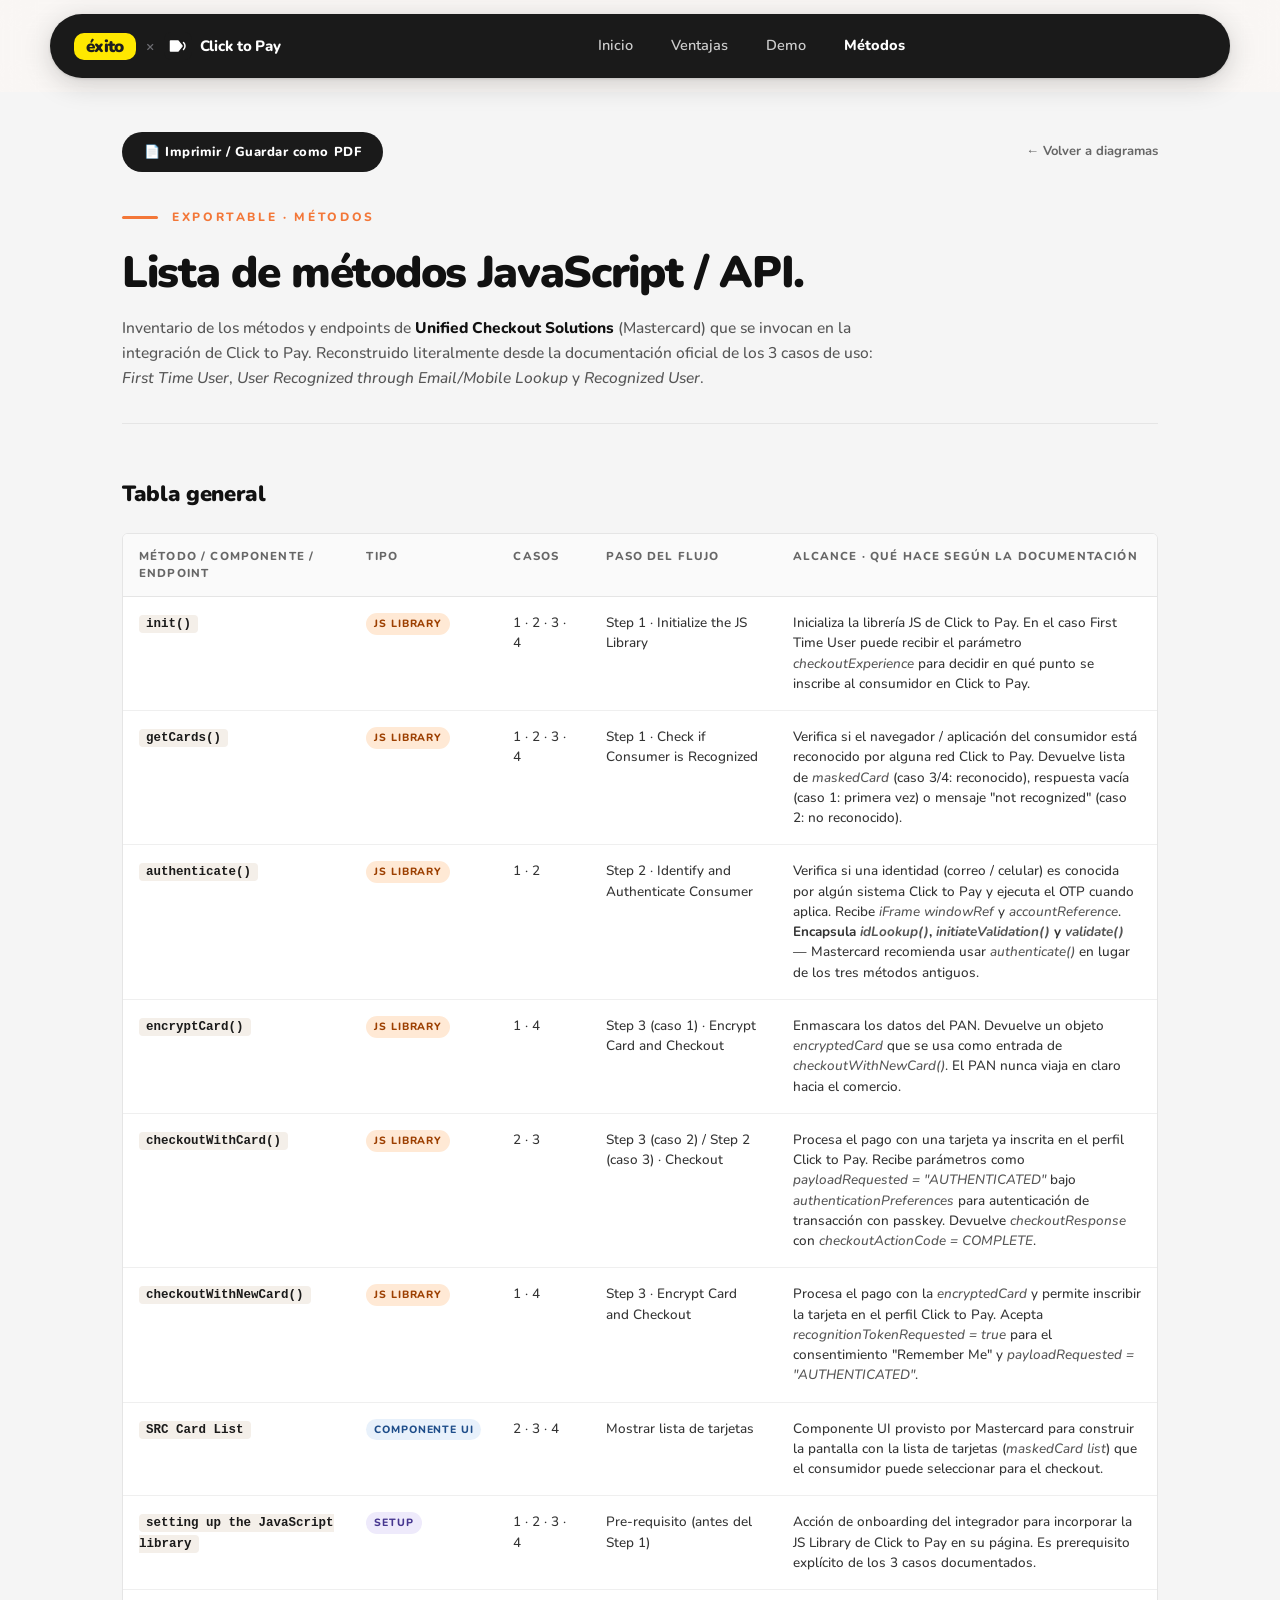
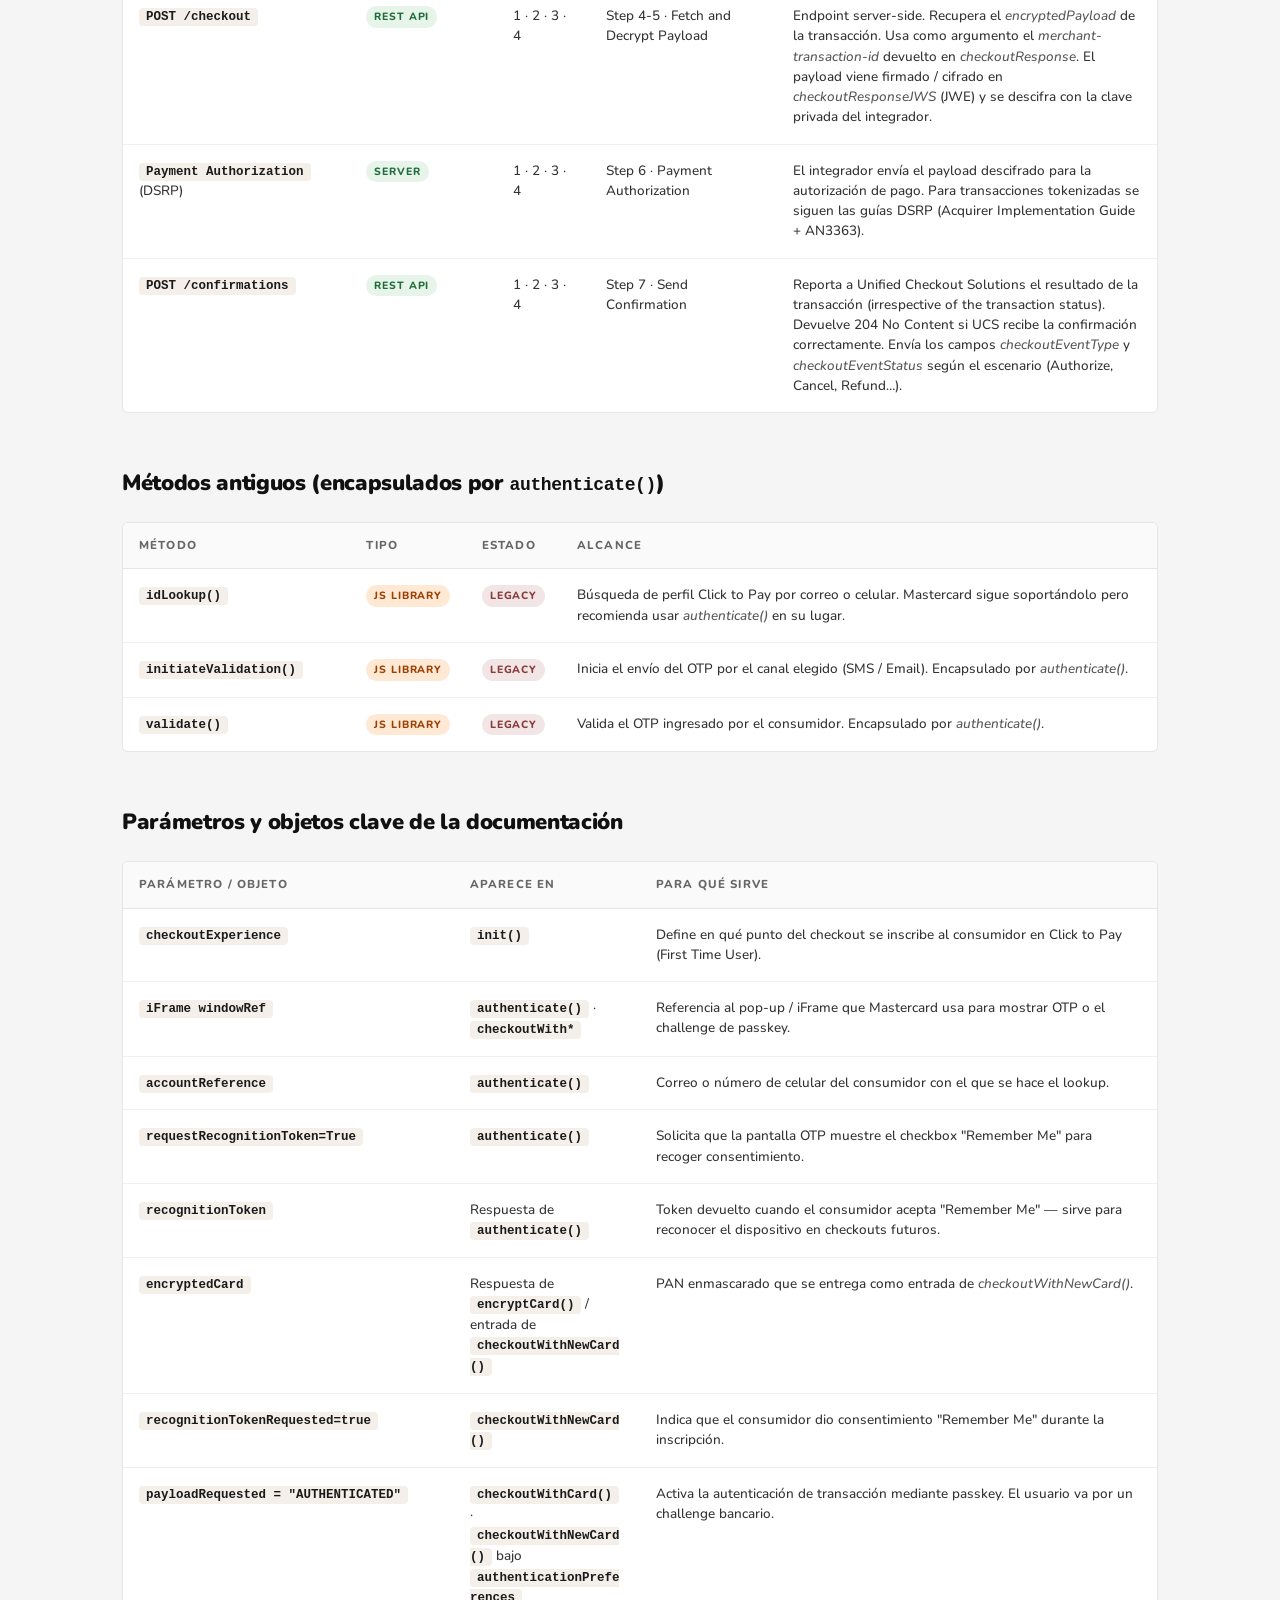
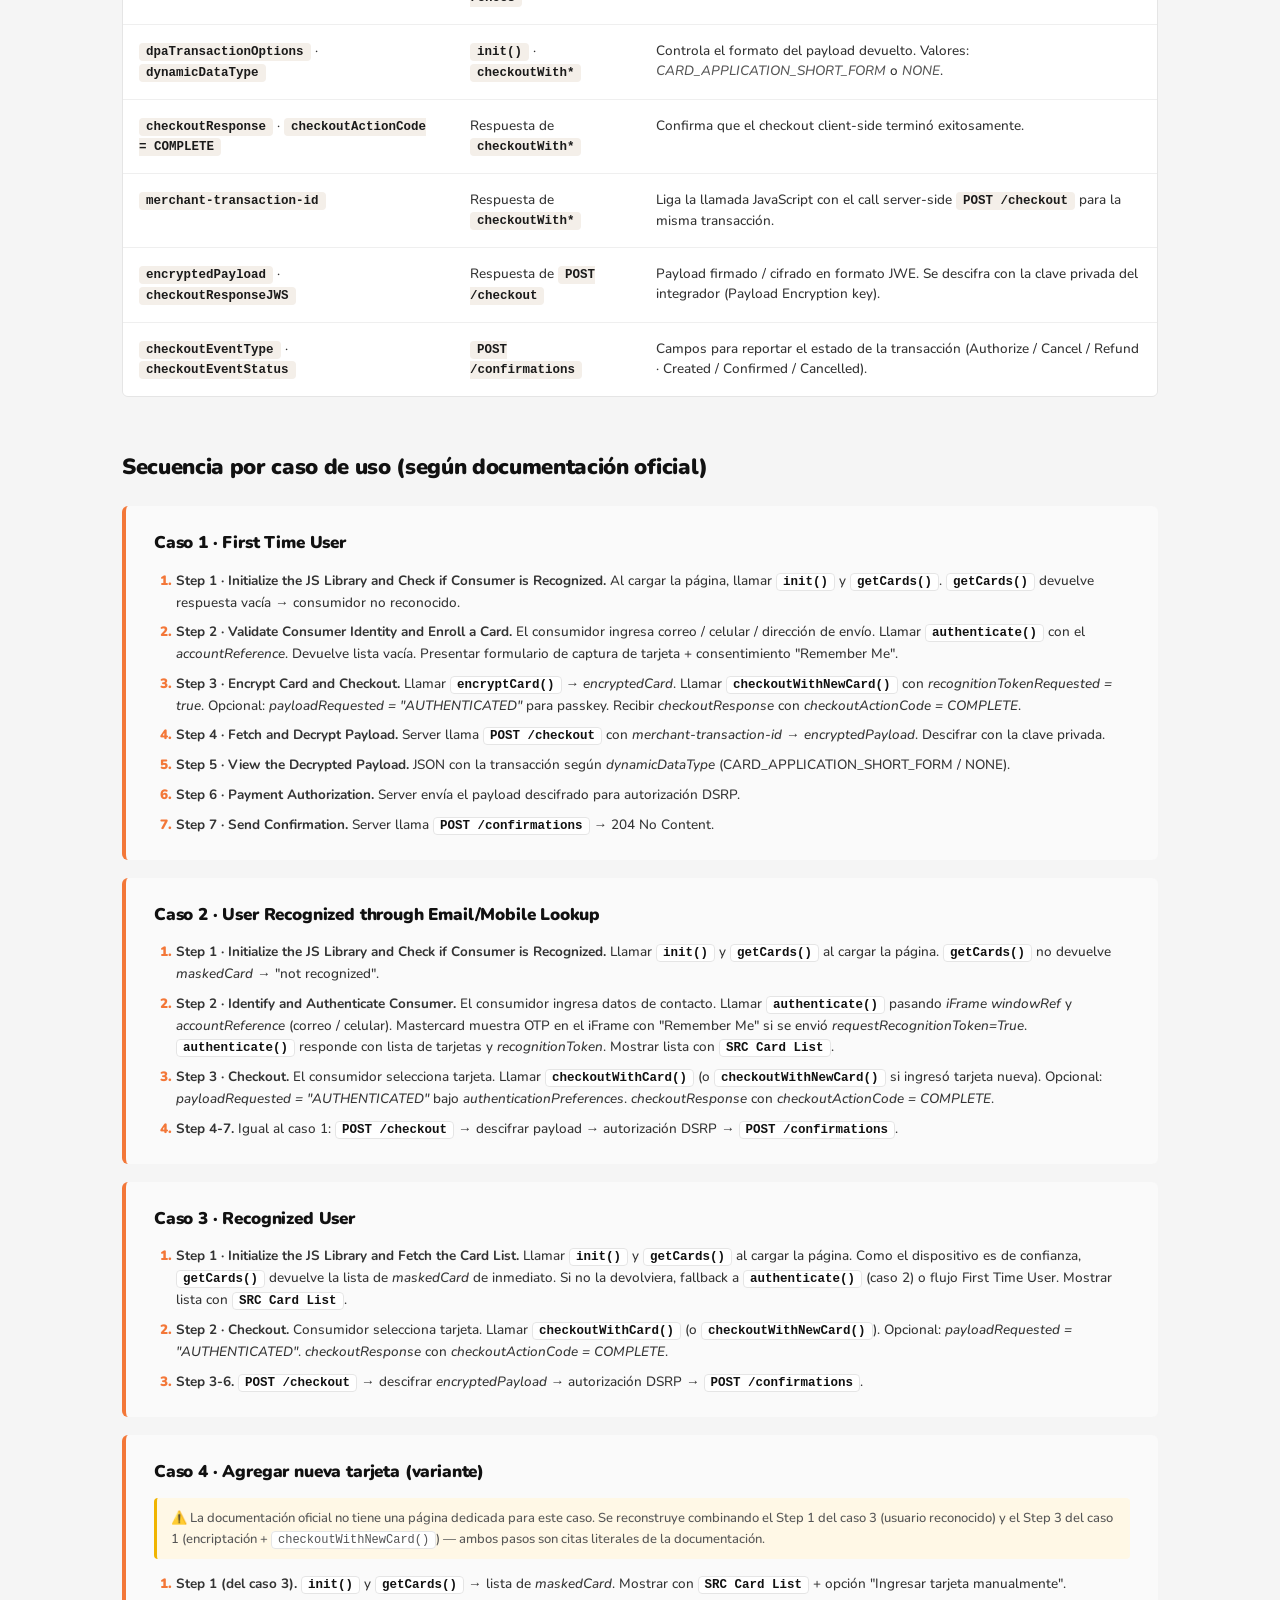
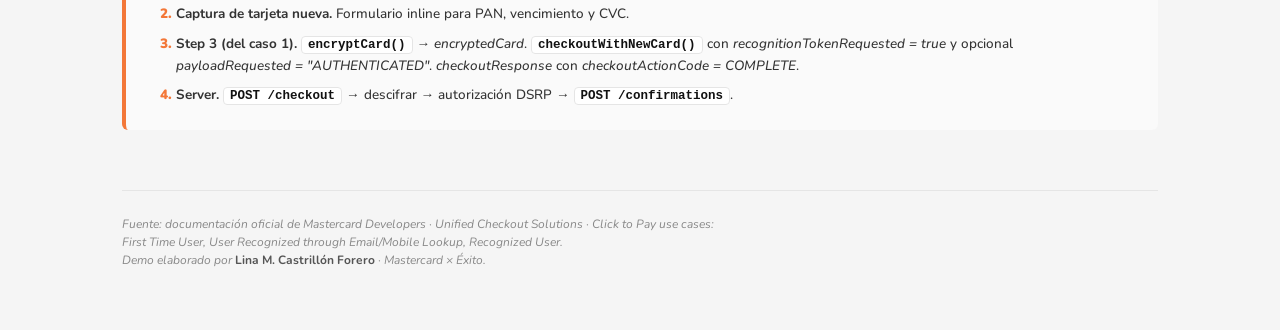
<file: metodos-lista.html>
<!DOCTYPE html>
<html lang="es">
<head>
<meta charset="UTF-8">
<meta name="viewport" content="width=device-width, initial-scale=1.0">
<title>Lista de métodos · Éxito × Click to Pay</title>
<link href="https://fonts.googleapis.com/css2?family=Nunito:wght@400;500;600;700;800;900&display=swap" rel="stylesheet">
<link rel="stylesheet" href="styles.css?v=2026053008">
</head>
<body>

<!-- ══ HEADER PRINCIPAL DE LA PRESENTACIÓN (menú general · compartido) ══ -->
<header class="site-nav">
  <div class="site-nav-inner">
    <a class="brand-lockup" href="index.html" aria-label="Inicio">
      <span class="exito-pill">éxito</span>
      <span class="brand-x">×</span>
      <span class="c2p-lockup">
        <span class="c2p-mk">
          <svg width="20" height="14" viewBox="0 0 40 28" fill="none" xmlns="http://www.w3.org/2000/svg" aria-label="Click to Pay">
            <path d="M5 4 H20 L28 14 L20 24 H5 Z" fill="#fff" stroke="#fff" stroke-width="3" stroke-linejoin="round"/>
            <path d="M31 7 C35 11 35 17 31 21" fill="none" stroke="#fff" stroke-width="3" stroke-linecap="round"/>
          </svg>
        </span>
        Click to Pay
      </span>
    </a>
    <nav class="site-links">
      <a href="index.html">Inicio</a>
      <a href="ventajas.html">Ventajas</a>
      <a href="demo.html">Demo</a>
      <a href="metodos.html" class="active">Métodos</a>
    </nav>
  </div>
</header>

<section class="mt-doc">
  <div class="mt-toolbar">
    <button class="mt-btn" type="button" onclick="window.print()">📄 Imprimir / Guardar como PDF</button>
    <a class="mt-link" href="metodos.html">← Volver a diagramas</a>
  </div>

  <header class="mt-head">
    <div class="mt-kicker"><span class="mt-mark"></span>EXPORTABLE · MÉTODOS</div>
    <h1>Lista de métodos JavaScript / API.</h1>
    <p class="mt-sub">Inventario de los métodos y endpoints de <strong>Unified Checkout Solutions</strong> (Mastercard) que se invocan en la integración de Click to Pay. Reconstruido literalmente desde la documentación oficial de los 3 casos de uso: <em>First Time User</em>, <em>User Recognized through Email/Mobile Lookup</em> y <em>Recognized User</em>.</p>
  </header>

  <!-- ══ TABLA PRINCIPAL ══ -->
  <h2 class="mt-h2">Tabla general</h2>
  <div class="mt-table-wrap">
    <table class="mt-table">
      <thead>
        <tr>
          <th style="width:22%;">Método / Componente / Endpoint</th>
          <th style="width:11%;">Tipo</th>
          <th style="width:9%;">Casos</th>
          <th style="width:18%;">Paso del flujo</th>
          <th>Alcance · qué hace según la documentación</th>
        </tr>
      </thead>
      <tbody>
        <tr>
          <td><code>init()</code></td>
          <td><span class="mt-tag mt-tag-js">JS Library</span></td>
          <td>1 · 2 · 3 · 4</td>
          <td>Step 1 · Initialize the JS Library</td>
          <td>Inicializa la librería JS de Click to Pay. En el caso First Time User puede recibir el parámetro <em>checkoutExperience</em> para decidir en qué punto se inscribe al consumidor en Click to Pay.</td>
        </tr>
        <tr>
          <td><code>getCards()</code></td>
          <td><span class="mt-tag mt-tag-js">JS Library</span></td>
          <td>1 · 2 · 3 · 4</td>
          <td>Step 1 · Check if Consumer is Recognized</td>
          <td>Verifica si el navegador / aplicación del consumidor está reconocido por alguna red Click to Pay. Devuelve lista de <em>maskedCard</em> (caso 3/4: reconocido), respuesta vacía (caso 1: primera vez) o mensaje "not recognized" (caso 2: no reconocido).</td>
        </tr>
        <tr>
          <td><code>authenticate()</code></td>
          <td><span class="mt-tag mt-tag-js">JS Library</span></td>
          <td>1 · 2</td>
          <td>Step 2 · Identify and Authenticate Consumer</td>
          <td>Verifica si una identidad (correo / celular) es conocida por algún sistema Click to Pay y ejecuta el OTP cuando aplica. Recibe <em>iFrame windowRef</em> y <em>accountReference</em>. <strong>Encapsula <em>idLookup()</em>, <em>initiateValidation()</em> y <em>validate()</em></strong> — Mastercard recomienda usar <em>authenticate()</em> en lugar de los tres métodos antiguos.</td>
        </tr>
        <tr>
          <td><code>encryptCard()</code></td>
          <td><span class="mt-tag mt-tag-js">JS Library</span></td>
          <td>1 · 4</td>
          <td>Step 3 (caso 1) · Encrypt Card and Checkout</td>
          <td>Enmascara los datos del PAN. Devuelve un objeto <em>encryptedCard</em> que se usa como entrada de <em>checkoutWithNewCard()</em>. El PAN nunca viaja en claro hacia el comercio.</td>
        </tr>
        <tr>
          <td><code>checkoutWithCard()</code></td>
          <td><span class="mt-tag mt-tag-js">JS Library</span></td>
          <td>2 · 3</td>
          <td>Step 3 (caso 2) / Step 2 (caso 3) · Checkout</td>
          <td>Procesa el pago con una tarjeta ya inscrita en el perfil Click to Pay. Recibe parámetros como <em>payloadRequested = "AUTHENTICATED"</em> bajo <em>authenticationPreferences</em> para autenticación de transacción con passkey. Devuelve <em>checkoutResponse</em> con <em>checkoutActionCode = COMPLETE</em>.</td>
        </tr>
        <tr>
          <td><code>checkoutWithNewCard()</code></td>
          <td><span class="mt-tag mt-tag-js">JS Library</span></td>
          <td>1 · 4</td>
          <td>Step 3 · Encrypt Card and Checkout</td>
          <td>Procesa el pago con la <em>encryptedCard</em> y permite inscribir la tarjeta en el perfil Click to Pay. Acepta <em>recognitionTokenRequested = true</em> para el consentimiento "Remember Me" y <em>payloadRequested = "AUTHENTICATED"</em>.</td>
        </tr>
        <tr>
          <td><code>SRC Card List</code></td>
          <td><span class="mt-tag mt-tag-comp">Componente UI</span></td>
          <td>2 · 3 · 4</td>
          <td>Mostrar lista de tarjetas</td>
          <td>Componente UI provisto por Mastercard para construir la pantalla con la lista de tarjetas (<em>maskedCard list</em>) que el consumidor puede seleccionar para el checkout.</td>
        </tr>
        <tr>
          <td><code>setting up the JavaScript library</code></td>
          <td><span class="mt-tag mt-tag-setup">Setup</span></td>
          <td>1 · 2 · 3 · 4</td>
          <td>Pre-requisito (antes del Step 1)</td>
          <td>Acción de onboarding del integrador para incorporar la JS Library de Click to Pay en su página. Es prerequisito explícito de los 3 casos documentados.</td>
        </tr>
        <tr>
          <td><code>POST /checkout</code></td>
          <td><span class="mt-tag mt-tag-api">REST API</span></td>
          <td>1 · 2 · 3 · 4</td>
          <td>Step 4-5 · Fetch and Decrypt Payload</td>
          <td>Endpoint server-side. Recupera el <em>encryptedPayload</em> de la transacción. Usa como argumento el <em>merchant-transaction-id</em> devuelto en <em>checkoutResponse</em>. El payload viene firmado / cifrado en <em>checkoutResponseJWS</em> (JWE) y se descifra con la clave privada del integrador.</td>
        </tr>
        <tr>
          <td><code>Payment Authorization</code> (DSRP)</td>
          <td><span class="mt-tag mt-tag-srv">Server</span></td>
          <td>1 · 2 · 3 · 4</td>
          <td>Step 6 · Payment Authorization</td>
          <td>El integrador envía el payload descifrado para la autorización de pago. Para transacciones tokenizadas se siguen las guías DSRP (Acquirer Implementation Guide + AN3363).</td>
        </tr>
        <tr>
          <td><code>POST /confirmations</code></td>
          <td><span class="mt-tag mt-tag-api">REST API</span></td>
          <td>1 · 2 · 3 · 4</td>
          <td>Step 7 · Send Confirmation</td>
          <td>Reporta a Unified Checkout Solutions el resultado de la transacción (irrespective of the transaction status). Devuelve 204 No Content si UCS recibe la confirmación correctamente. Envía los campos <em>checkoutEventType</em> y <em>checkoutEventStatus</em> según el escenario (Authorize, Cancel, Refund…).</td>
        </tr>
      </tbody>
    </table>
  </div>

  <!-- ══ MÉTODOS ANTIGUOS ══ -->
  <h2 class="mt-h2">Métodos antiguos (encapsulados por <code>authenticate()</code>)</h2>
  <div class="mt-table-wrap">
    <table class="mt-table">
      <thead>
        <tr>
          <th style="width:22%;">Método</th>
          <th style="width:11%;">Tipo</th>
          <th style="width:9%;">Estado</th>
          <th>Alcance</th>
        </tr>
      </thead>
      <tbody>
        <tr>
          <td><code>idLookup()</code></td>
          <td><span class="mt-tag mt-tag-js">JS Library</span></td>
          <td><span class="mt-tag mt-tag-legacy">Legacy</span></td>
          <td>Búsqueda de perfil Click to Pay por correo o celular. Mastercard sigue soportándolo pero recomienda usar <em>authenticate()</em> en su lugar.</td>
        </tr>
        <tr>
          <td><code>initiateValidation()</code></td>
          <td><span class="mt-tag mt-tag-js">JS Library</span></td>
          <td><span class="mt-tag mt-tag-legacy">Legacy</span></td>
          <td>Inicia el envío del OTP por el canal elegido (SMS / Email). Encapsulado por <em>authenticate()</em>.</td>
        </tr>
        <tr>
          <td><code>validate()</code></td>
          <td><span class="mt-tag mt-tag-js">JS Library</span></td>
          <td><span class="mt-tag mt-tag-legacy">Legacy</span></td>
          <td>Valida el OTP ingresado por el consumidor. Encapsulado por <em>authenticate()</em>.</td>
        </tr>
      </tbody>
    </table>
  </div>

  <!-- ══ PARÁMETROS / OBJETOS CLAVE ══ -->
  <h2 class="mt-h2">Parámetros y objetos clave de la documentación</h2>
  <div class="mt-table-wrap">
    <table class="mt-table">
      <thead>
        <tr>
          <th style="width:32%;">Parámetro / objeto</th>
          <th style="width:18%;">Aparece en</th>
          <th>Para qué sirve</th>
        </tr>
      </thead>
      <tbody>
        <tr><td><code>checkoutExperience</code></td><td><code>init()</code></td><td>Define en qué punto del checkout se inscribe al consumidor en Click to Pay (First Time User).</td></tr>
        <tr><td><code>iFrame windowRef</code></td><td><code>authenticate()</code> · <code>checkoutWith*</code></td><td>Referencia al pop-up / iFrame que Mastercard usa para mostrar OTP o el challenge de passkey.</td></tr>
        <tr><td><code>accountReference</code></td><td><code>authenticate()</code></td><td>Correo o número de celular del consumidor con el que se hace el lookup.</td></tr>
        <tr><td><code>requestRecognitionToken=True</code></td><td><code>authenticate()</code></td><td>Solicita que la pantalla OTP muestre el checkbox "Remember Me" para recoger consentimiento.</td></tr>
        <tr><td><code>recognitionToken</code></td><td>Respuesta de <code>authenticate()</code></td><td>Token devuelto cuando el consumidor acepta "Remember Me" — sirve para reconocer el dispositivo en checkouts futuros.</td></tr>
        <tr><td><code>encryptedCard</code></td><td>Respuesta de <code>encryptCard()</code> / entrada de <code>checkoutWithNewCard()</code></td><td>PAN enmascarado que se entrega como entrada de <em>checkoutWithNewCard()</em>.</td></tr>
        <tr><td><code>recognitionTokenRequested=true</code></td><td><code>checkoutWithNewCard()</code></td><td>Indica que el consumidor dio consentimiento "Remember Me" durante la inscripción.</td></tr>
        <tr><td><code>payloadRequested = "AUTHENTICATED"</code></td><td><code>checkoutWithCard()</code> · <code>checkoutWithNewCard()</code> bajo <code>authenticationPreferences</code></td><td>Activa la autenticación de transacción mediante passkey. El usuario va por un challenge bancario.</td></tr>
        <tr><td><code>dpaTransactionOptions</code> · <code>dynamicDataType</code></td><td><code>init()</code> · <code>checkoutWith*</code></td><td>Controla el formato del payload devuelto. Valores: <em>CARD_APPLICATION_SHORT_FORM</em> o <em>NONE</em>.</td></tr>
        <tr><td><code>checkoutResponse</code> · <code>checkoutActionCode = COMPLETE</code></td><td>Respuesta de <code>checkoutWith*</code></td><td>Confirma que el checkout client-side terminó exitosamente.</td></tr>
        <tr><td><code>merchant-transaction-id</code></td><td>Respuesta de <code>checkoutWith*</code></td><td>Liga la llamada JavaScript con el call server-side <code>POST /checkout</code> para la misma transacción.</td></tr>
        <tr><td><code>encryptedPayload</code> · <code>checkoutResponseJWS</code></td><td>Respuesta de <code>POST /checkout</code></td><td>Payload firmado / cifrado en formato JWE. Se descifra con la clave privada del integrador (Payload Encryption key).</td></tr>
        <tr><td><code>checkoutEventType</code> · <code>checkoutEventStatus</code></td><td><code>POST /confirmations</code></td><td>Campos para reportar el estado de la transacción (Authorize / Cancel / Refund · Created / Confirmed / Cancelled).</td></tr>
      </tbody>
    </table>
  </div>

  <!-- ══ SECUENCIA POR CASO ══ -->
  <h2 class="mt-h2">Secuencia por caso de uso (según documentación oficial)</h2>

  <div class="mt-case">
    <h3>Caso 1 · First Time User</h3>
    <ol class="mt-seq">
      <li><strong>Step 1 · Initialize the JS Library and Check if Consumer is Recognized.</strong> Al cargar la página, llamar <code>init()</code> y <code>getCards()</code>. <code>getCards()</code> devuelve respuesta vacía → consumidor no reconocido.</li>
      <li><strong>Step 2 · Validate Consumer Identity and Enroll a Card.</strong> El consumidor ingresa correo / celular / dirección de envío. Llamar <code>authenticate()</code> con el <em>accountReference</em>. Devuelve lista vacía. Presentar formulario de captura de tarjeta + consentimiento "Remember Me".</li>
      <li><strong>Step 3 · Encrypt Card and Checkout.</strong> Llamar <code>encryptCard()</code> → <em>encryptedCard</em>. Llamar <code>checkoutWithNewCard()</code> con <em>recognitionTokenRequested = true</em>. Opcional: <em>payloadRequested = "AUTHENTICATED"</em> para passkey. Recibir <em>checkoutResponse</em> con <em>checkoutActionCode = COMPLETE</em>.</li>
      <li><strong>Step 4 · Fetch and Decrypt Payload.</strong> Server llama <code>POST /checkout</code> con <em>merchant-transaction-id</em> → <em>encryptedPayload</em>. Descifrar con la clave privada.</li>
      <li><strong>Step 5 · View the Decrypted Payload.</strong> JSON con la transacción según <em>dynamicDataType</em> (CARD_APPLICATION_SHORT_FORM / NONE).</li>
      <li><strong>Step 6 · Payment Authorization.</strong> Server envía el payload descifrado para autorización DSRP.</li>
      <li><strong>Step 7 · Send Confirmation.</strong> Server llama <code>POST /confirmations</code> → 204 No Content.</li>
    </ol>
  </div>

  <div class="mt-case">
    <h3>Caso 2 · User Recognized through Email/Mobile Lookup</h3>
    <ol class="mt-seq">
      <li><strong>Step 1 · Initialize the JS Library and Check if Consumer is Recognized.</strong> Llamar <code>init()</code> y <code>getCards()</code> al cargar la página. <code>getCards()</code> no devuelve <em>maskedCard</em> → "not recognized".</li>
      <li><strong>Step 2 · Identify and Authenticate Consumer.</strong> El consumidor ingresa datos de contacto. Llamar <code>authenticate()</code> pasando <em>iFrame windowRef</em> y <em>accountReference</em> (correo / celular). Mastercard muestra OTP en el iFrame con "Remember Me" si se envió <em>requestRecognitionToken=True</em>. <code>authenticate()</code> responde con lista de tarjetas y <em>recognitionToken</em>. Mostrar lista con <code>SRC Card List</code>.</li>
      <li><strong>Step 3 · Checkout.</strong> El consumidor selecciona tarjeta. Llamar <code>checkoutWithCard()</code> (o <code>checkoutWithNewCard()</code> si ingresó tarjeta nueva). Opcional: <em>payloadRequested = "AUTHENTICATED"</em> bajo <em>authenticationPreferences</em>. <em>checkoutResponse</em> con <em>checkoutActionCode = COMPLETE</em>.</li>
      <li><strong>Step 4-7.</strong> Igual al caso 1: <code>POST /checkout</code> → descifrar payload → autorización DSRP → <code>POST /confirmations</code>.</li>
    </ol>
  </div>

  <div class="mt-case">
    <h3>Caso 3 · Recognized User</h3>
    <ol class="mt-seq">
      <li><strong>Step 1 · Initialize the JS Library and Fetch the Card List.</strong> Llamar <code>init()</code> y <code>getCards()</code> al cargar la página. Como el dispositivo es de confianza, <code>getCards()</code> devuelve la lista de <em>maskedCard</em> de inmediato. Si no la devolviera, fallback a <code>authenticate()</code> (caso 2) o flujo First Time User. Mostrar lista con <code>SRC Card List</code>.</li>
      <li><strong>Step 2 · Checkout.</strong> Consumidor selecciona tarjeta. Llamar <code>checkoutWithCard()</code> (o <code>checkoutWithNewCard()</code>). Opcional: <em>payloadRequested = "AUTHENTICATED"</em>. <em>checkoutResponse</em> con <em>checkoutActionCode = COMPLETE</em>.</li>
      <li><strong>Step 3-6.</strong> <code>POST /checkout</code> → descifrar <em>encryptedPayload</em> → autorización DSRP → <code>POST /confirmations</code>.</li>
    </ol>
  </div>

  <div class="mt-case">
    <h3>Caso 4 · Agregar nueva tarjeta (variante)</h3>
    <p class="mt-note">⚠️ La documentación oficial no tiene una página dedicada para este caso. Se reconstruye combinando el Step 1 del caso 3 (usuario reconocido) y el Step 3 del caso 1 (encriptación + <code>checkoutWithNewCard()</code>) — ambos pasos son citas literales de la documentación.</p>
    <ol class="mt-seq">
      <li><strong>Step 1 (del caso 3).</strong> <code>init()</code> y <code>getCards()</code> → lista de <em>maskedCard</em>. Mostrar con <code>SRC Card List</code> + opción "Ingresar tarjeta manualmente".</li>
      <li><strong>Captura de tarjeta nueva.</strong> Formulario inline para PAN, vencimiento y CVC.</li>
      <li><strong>Step 3 (del caso 1).</strong> <code>encryptCard()</code> → <em>encryptedCard</em>. <code>checkoutWithNewCard()</code> con <em>recognitionTokenRequested = true</em> y opcional <em>payloadRequested = "AUTHENTICATED"</em>. <em>checkoutResponse</em> con <em>checkoutActionCode = COMPLETE</em>.</li>
      <li><strong>Server.</strong> <code>POST /checkout</code> → descifrar → autorización DSRP → <code>POST /confirmations</code>.</li>
    </ol>
  </div>

  <footer class="mt-footer">
    <p>Fuente: documentación oficial de Mastercard Developers · Unified Checkout Solutions · Click to Pay use cases:<br>
    <em>First Time User</em>, <em>User Recognized through Email/Mobile Lookup</em>, <em>Recognized User</em>.<br>
    Demo elaborado por <strong>Lina M. Castrillón Forero</strong> · Mastercard × Éxito.</p>
  </footer>
</section>

</body>
</html>
</file>
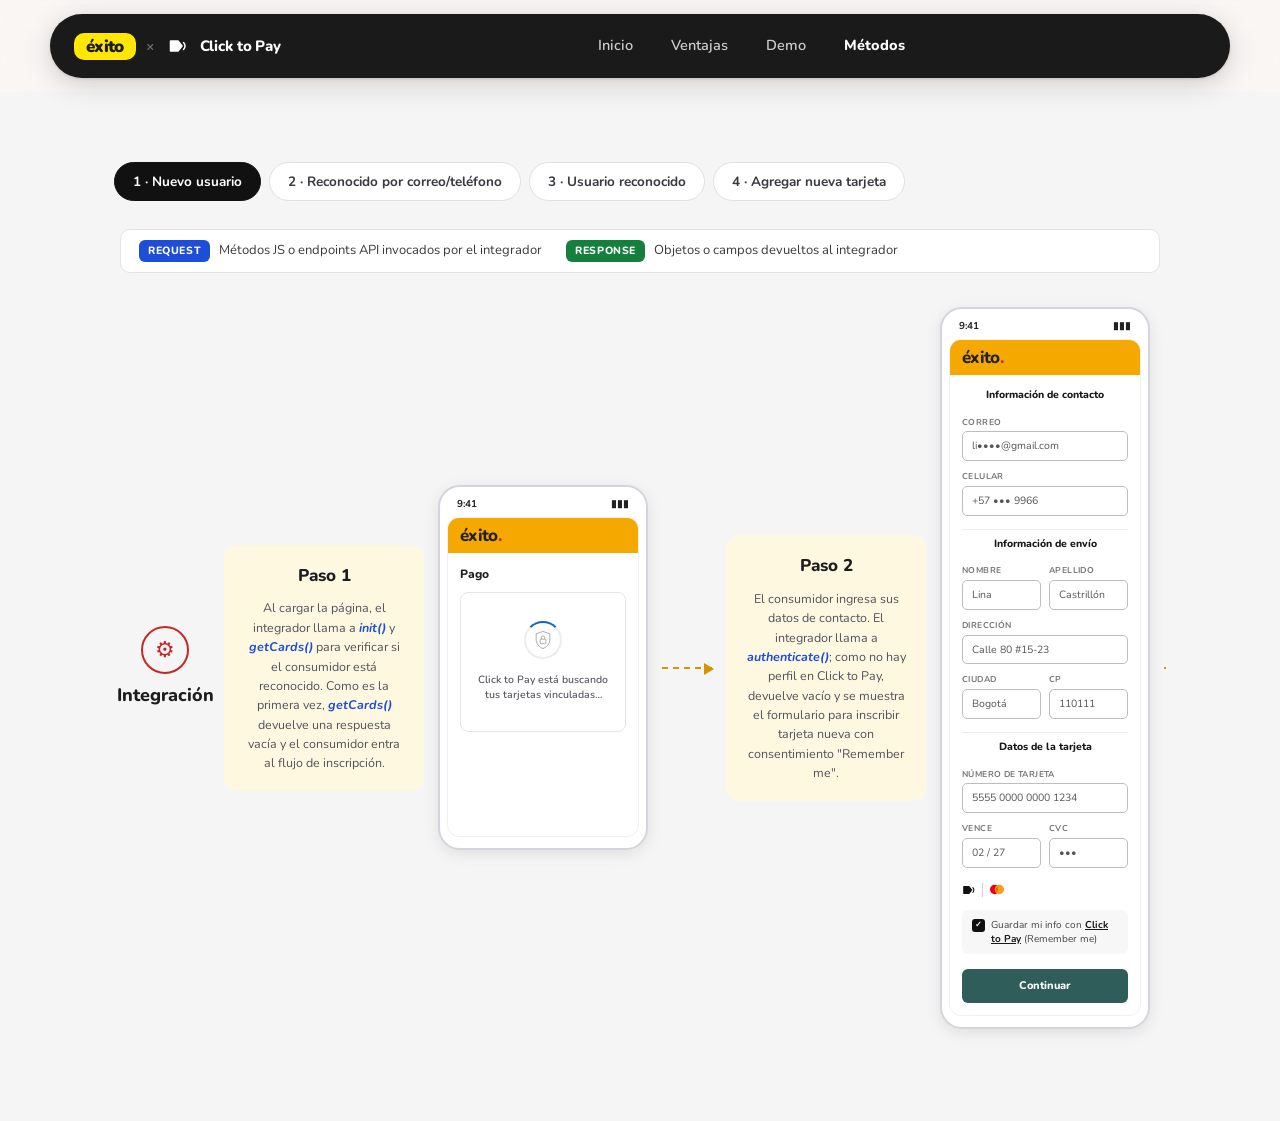
<file: metodos.html>
<!DOCTYPE html>
<html lang="es">
<head>
<meta charset="UTF-8">
<meta name="viewport" content="width=device-width, initial-scale=1.0">
<title>Métodos · Éxito × Click to Pay</title>
<link href="https://fonts.googleapis.com/css2?family=Nunito:wght@400;500;600;700;800&display=swap" rel="stylesheet">
<link rel="stylesheet" href="styles.css?v=2026060220">
</head>
<body>

<!-- ══ HEADER PRINCIPAL DE LA PRESENTACIÓN (menú general · compartido) ══ -->
<header class="site-nav">
  <div class="site-nav-inner">
    <a class="brand-lockup" href="index.html" aria-label="Inicio">
      <span class="exito-pill">éxito</span>
      <span class="brand-x">×</span>
      <span class="c2p-lockup">
        <span class="c2p-mk">
          <svg width="20" height="14" viewBox="0 0 40 28" fill="none" xmlns="http://www.w3.org/2000/svg" aria-label="Click to Pay">
            <path d="M5 4 H20 L28 14 L20 24 H5 Z" fill="#fff" stroke="#fff" stroke-width="3" stroke-linejoin="round"/>
            <path d="M31 7 C35 11 35 17 31 21" fill="none" stroke="#fff" stroke-width="3" stroke-linecap="round"/>
          </svg>
        </span>
        Click to Pay
      </span>
    </a>
    <nav class="site-links">
      <a href="index.html">Inicio</a>
      <a href="ventajas.html">Ventajas</a>
      <a href="demo.html">Demo</a>
      <a href="metodos.html" class="active">Métodos</a>
    </nav>
  </div>
</header>

<!-- ── Métodos ── -->
<section id="metodos" class="pres-section">
  <!-- Sub-menú de casos -->
  <nav class="cases-nav" role="tablist" aria-label="Casos de uso">
    <button class="case-tab active" id="case-tab-new"     type="button" onclick="showCase('new')">1 · Nuevo usuario</button>
    <button class="case-tab"        id="case-tab-unrecog" type="button" onclick="showCase('unrecog')">2 · Reconocido por correo/teléfono</button>
    <button class="case-tab"        id="case-tab-recog"   type="button" onclick="showCase('recog')">3 · Usuario reconocido</button>
    <button class="case-tab"        id="case-tab-addcard" type="button" onclick="showCase('addcard')">4 · Agregar nueva tarjeta</button>
  </nav>

  <!-- ════ CASO 1 · NUEVO USUARIO ════ -->
  <section class="case-section active" id="case-new">

    <div class="m-color-legend" aria-label="Leyenda de colores">
      <span class="m-legend-item">
        <span class="m-legend-pill m-legend-pill-req">REQUEST</span>
        <span>Métodos JS o endpoints API invocados por el integrador</span>
      </span>
      <span class="m-legend-item">
        <span class="m-legend-pill m-legend-pill-res">RESPONSE</span>
        <span>Objetos o campos devueltos al integrador</span>
      </span>
    </div>

    <div class="int-flow int-flow-colored">
      <div class="int-header-block">
        <div class="int-icon" aria-hidden="true">⚙</div>
        <div class="int-h">Integración</div>
      </div>

      <div class="int-step">
        <div class="int-step-title">Paso 1</div>
        <p>Al cargar la página, el integrador llama a <em class="m-req">init()</em> y <em class="m-req">getCards()</em> para verificar si el consumidor está reconocido. Como es la primera vez, <em class="m-req">getCards()</em> devuelve una respuesta vacía y el consumidor entra al flujo de inscripción.</p>
      </div>
      <div class="int-phone">
        <div class="int-phone-bar"><span>9:41</span><span>▮▮▮</span></div>
        <div class="int-phone-screen">
          <div class="int-mini-header">éxito<em>.</em></div>
          <div class="int-mini-body">
            <div class="int-mini-subtitle">Pago</div>
            <div class="int-mini-cardloader">
              <div class="int-mini-spinner">
                <span class="int-mini-ring"></span>
                <svg width="18" height="20" viewBox="0 0 42 46" fill="none" aria-label="Seguro">
                  <path d="M21 3 L37 8.5 V21 C37 32 30 39.5 21 43 C12 39.5 5 32 5 21 V8.5 Z" fill="none" stroke="#9aa0a6" stroke-width="2" stroke-linejoin="round"/>
                  <rect x="14.5" y="21" width="13" height="10.5" rx="2.2" fill="none" stroke="#9aa0a6" stroke-width="2"/>
                  <path d="M17 21 V17.5 a4 4 0 0 1 8 0 V21" fill="none" stroke="#9aa0a6" stroke-width="2"/>
                </svg>
              </div>
              <p>Click to Pay está buscando tus tarjetas vinculadas…</p>
            </div>
          </div>
        </div>
      </div>

      <div class="int-arrow"></div>

      <div class="int-step">
        <div class="int-step-title">Paso 2</div>
        <p>El consumidor ingresa sus datos de contacto. El integrador llama a <em class="m-req">authenticate()</em>; como no hay perfil en Click to Pay, devuelve vacío y se muestra el formulario para inscribir tarjeta nueva con consentimiento "Remember me".</p>
      </div>
      <div class="int-phone">
        <div class="int-phone-bar"><span>9:41</span><span>▮▮▮</span></div>
        <div class="int-phone-screen">
          <div class="int-mini-header">éxito<em>.</em></div>
          <div class="int-mini-body">
            <div class="int-mini-form-h">Información de contacto</div>
            <div class="int-mini-field"><label>Correo</label><div class="int-mini-input">li••••@gmail.com</div></div>
            <div class="int-mini-field"><label>Celular</label><div class="int-mini-input">+57 ••• 9966</div></div>
            <div class="int-mini-form-h">Información de envío</div>
            <div class="int-mini-field-row">
              <div class="int-mini-field"><label>Nombre</label><div class="int-mini-input">Lina</div></div>
              <div class="int-mini-field"><label>Apellido</label><div class="int-mini-input">Castrillón</div></div>
            </div>
            <div class="int-mini-field"><label>Dirección</label><div class="int-mini-input">Calle 80 #15-23</div></div>
            <div class="int-mini-field-row">
              <div class="int-mini-field"><label>Ciudad</label><div class="int-mini-input">Bogotá</div></div>
              <div class="int-mini-field"><label>CP</label><div class="int-mini-input">110111</div></div>
            </div>
            <div class="int-mini-form-h">Datos de la tarjeta</div>
            <div class="int-mini-field"><label>Número de tarjeta</label><div class="int-mini-input">5555 0000 0000 1234</div></div>
            <div class="int-mini-field-row">
              <div class="int-mini-field"><label>Vence</label><div class="int-mini-input">02 / 27</div></div>
              <div class="int-mini-field"><label>CVC</label><div class="int-mini-input">•••</div></div>
            </div>
            <div class="int-mini-dcf-mark" style="margin:6px 0 4px;">
              <svg width="14" height="10" viewBox="0 0 40 28" fill="none" aria-label="Click to Pay"><path d="M5 4 H20 L28 14 L20 24 H5 Z" fill="#111" stroke="#111" stroke-width="3" stroke-linejoin="round"/><path d="M31 7 C35 11 35 17 31 21" fill="none" stroke="#111" stroke-width="3" stroke-linecap="round"/></svg>
              <span class="ic-sep"></span>
              <svg width="16" height="11" viewBox="0 0 34 22" fill="none" aria-label="Mastercard"><circle cx="12" cy="11" r="10" fill="#EB001B"/><circle cx="22" cy="11" r="10" fill="#F79E1B"/><path d="M17 4.8 A10 10 0 0 1 17 17.2 A10 10 0 0 1 17 4.8Z" fill="#FF5F00"/></svg>
            </div>
            <div class="int-mini-consent">
              <span class="ic-chk">✓</span>
              <span>Guardar mi info con <strong>Click to Pay</strong> (Remember me)</span>
            </div>
            <div class="int-mini-pay-green">Continuar</div>
          </div>
        </div>
      </div>

      <div class="int-arrow"></div>

      <div class="int-step">
        <div class="int-step-title">Paso 3</div>
        <p>El integrador llama a <em class="m-req">encryptCard()</em> para <strong>enmascarar los datos del PAN</strong> y obtener <em class="m-res">encryptedCard</em>. Luego invoca <em class="m-req">checkoutWithNewCard()</em> pasando <em class="m-res">encryptedCard</em>, <em class="m-req">recognitionTokenRequested=true</em> y <em class="m-req">payloadRequested</em> (dentro de <em class="m-req">authenticationPreferences</em>). Ese parámetro bifurca el flujo en dos caminos:</p>
      </div>
      <div class="int-branch">
        <div class="int-branch-col">
          <div class="int-branch-card">
            <div class="int-branch-card-row">
              <span class="int-branch-tag">payloadRequested =</span>
              <span class="int-branch-val">AUTHENTICATED</span>
            </div>
            <p class="int-branch-desc"><strong>Camino A:</strong> el integrador solicita autenticación. Como la tarjeta es nueva, Click to Pay primero dispara el reto del banco para <em>crear el passkey</em>, luego autentica con él y devuelve el <em class="m-res">checkoutResponse</em>.</p>
          </div>
          <div class="int-phone">
            <div class="int-phone-bar"><span>9:41</span><span>▮▮▮</span></div>
            <div class="int-phone-screen int-passkey-screen">
              <div class="int-pk-top">
                <div class="int-pk-badge">
                  <svg width="14" height="14" viewBox="0 0 16 16" fill="none" aria-hidden="true"><circle cx="8" cy="8" r="8" fill="#34c759"/><path d="M4.5 8.4 L7 10.6 L11.5 5.6" stroke="#fff" stroke-width="1.8" stroke-linecap="round" stroke-linejoin="round" fill="none"/></svg>
                </div>
                <svg class="int-pk-mc" width="32" height="20" viewBox="0 0 34 22" fill="none" aria-label="Mastercard"><circle cx="12" cy="11" r="10" fill="#EB001B"/><circle cx="22" cy="11" r="10" fill="#F79E1B"/><path d="M17 4.8 A10 10 0 0 1 17 17.2 A10 10 0 0 1 17 4.8Z" fill="#FF5F00"/></svg>
                <div class="int-pk-verifying">Creando tu passkey…</div>
              </div>
              <div class="int-pk-sheet">
                <div class="int-pk-sheet-head">
                  <span class="int-pk-sheet-title">⚐ Crear passkey</span>
                  <span class="int-pk-sheet-x">×</span>
                </div>
                <div class="int-pk-faceid">
                  <svg width="26" height="26" viewBox="0 0 28 28" fill="none" aria-hidden="true">
                    <path d="M5 9 V6 a1 1 0 0 1 1 -1 H9 M19 5 H22 a1 1 0 0 1 1 1 V9 M23 19 V22 a1 1 0 0 1 -1 1 H19 M9 23 H6 a1 1 0 0 1 -1 -1 V19" stroke="#0a84ff" stroke-width="1.6" stroke-linecap="round"/>
                    <path d="M10 12 V14 M18 12 V14" stroke="#0a84ff" stroke-width="1.6" stroke-linecap="round"/>
                    <path d="M14 12 V16 M12 17 H16" stroke="#0a84ff" stroke-width="1.6" stroke-linecap="round"/>
                    <path d="M10 19 Q14 21.5 18 19" stroke="#0a84ff" stroke-width="1.6" stroke-linecap="round" fill="none"/>
                  </svg>
                </div>
                <div class="int-pk-q">Crear passkey con Face ID</div>
                <div class="int-pk-sub">Se guardará un passkey para "mastercard.com" en este dispositivo</div>
                <div class="int-pk-done">
                  <svg width="22" height="22" viewBox="0 0 16 16" fill="none" aria-hidden="true"><circle cx="8" cy="8" r="8" fill="#0a84ff"/><path d="M4.5 8.4 L7 10.6 L11.5 5.6" stroke="#fff" stroke-width="1.8" stroke-linecap="round" stroke-linejoin="round" fill="none"/></svg>
                  <span>Continuar</span>
                </div>
                <div class="int-pk-other">Otras opciones</div>
              </div>
            </div>
          </div>
        </div>

        <div class="int-branch-col">
          <div class="int-branch-card">
            <div class="int-branch-card-row">
              <span class="int-branch-tag">payloadRequested =</span>
              <span class="int-branch-val">NON_AUTHENTICATED</span>
            </div>
            <p class="int-branch-desc"><strong>Camino B:</strong> el integrador opta por no autenticar. El <em class="m-res">checkoutResponse</em> se devuelve directamente; el perfil Click to Pay se crea sin paso biométrico.</p>
          </div>
          <div class="int-phone">
            <div class="int-phone-bar"><span>9:41</span><span>▮▮▮</span></div>
            <div class="int-phone-screen int-dcf-screen">
              <div class="int-mini-dcf-mark">
                <svg width="18" height="13" viewBox="0 0 40 28" fill="none" aria-label="Click to Pay"><path d="M5 4 H20 L28 14 L20 24 H5 Z" fill="#111" stroke="#111" stroke-width="3" stroke-linejoin="round"/><path d="M31 7 C35 11 35 17 31 21" fill="none" stroke="#111" stroke-width="3" stroke-linecap="round"/></svg>
                <span class="ic-sep"></span>
                <svg width="20" height="13" viewBox="0 0 34 22" fill="none" aria-label="Mastercard"><circle cx="12" cy="11" r="10" fill="#EB001B"/><circle cx="22" cy="11" r="10" fill="#F79E1B"/><path d="M17 4.8 A10 10 0 0 1 17 17.2 A10 10 0 0 1 17 4.8Z" fill="#FF5F00"/></svg>
              </div>
              <div class="int-mini-dcf-body">
                <svg class="int-mini-mc-big" width="48" height="30" viewBox="0 0 64 40" fill="none" aria-label="Mastercard"><circle cx="24" cy="20" r="18" fill="#EB001B"/><circle cx="40" cy="20" r="18" fill="#F79E1B"/><path d="M32 6.5 A18 18 0 0 1 32 33.5 A18 18 0 0 1 32 6.5Z" fill="#FF5F00"/></svg>
                <div class="int-mini-dcf-text"><strong>Creando tu perfil<br>Click to Pay…</strong></div>
              </div>
            </div>
          </div>
        </div>
      </div>

      <div class="int-arrow"></div>

      <div class="int-step">
        <div class="int-step-title">Paso 4</div>
        <ol class="int-step-phases">
          <li><strong>El frontend recibe la respuesta.</strong> Click to Pay le entrega al frontend de Éxito el <em class="m-res">checkoutResponse</em> con el <em class="m-res">merchantTransactionId</em>. El frontend lo pasa al backend.</li>
          <li><strong>El backend hace el cobro.</strong> Llama <em class="m-req">POST /checkout</em> a Mastercard con ese ID, recibe el <em class="m-res">encryptedPayload</em>, lo descifra con su clave privada y autoriza el cobro en la red (DSRP).</li>
          <li><strong>Confirmación final.</strong> El backend reporta el resultado con <em class="m-req">POST /confirmations</em> y Éxito muestra al consumidor la página de pedido confirmado.</li>
        </ol>
      </div>
      <div class="int-phone">
        <div class="int-phone-bar"><span>9:41</span><span>▮▮▮</span></div>
        <div class="int-phone-screen">
          <div class="int-mini-header">éxito<em>.</em></div>
          <div class="int-mini-confirm">
            <div class="int-mini-check">✓</div>
            <div class="int-mini-confirm-title">¡Tu pedido está confirmado!</div>
            <p>Pedido #: EX-2026-847291</p>
            <div class="int-mini-pay-summary">Total · $475.020</div>
            <div class="int-mini-confirm-pay">Click to Pay · Mastercard •••• 8785</div>
          </div>
        </div>
      </div>
    </div>
  </section>

  <!-- ════ CASO 2 · RECONOCIDO POR CORREO/TELÉFONO ════ -->
  <section class="case-section" id="case-unrecog">

    <div class="m-color-legend" aria-label="Leyenda de colores">
      <span class="m-legend-item">
        <span class="m-legend-pill m-legend-pill-req">REQUEST</span>
        <span>Métodos JS o endpoints API invocados por el integrador</span>
      </span>
      <span class="m-legend-item">
        <span class="m-legend-pill m-legend-pill-res">RESPONSE</span>
        <span>Objetos o campos devueltos al integrador</span>
      </span>
    </div>

    <div class="int-flow int-flow-colored">
      <div class="int-header-block">
        <div class="int-icon" aria-hidden="true">⚙</div>
        <div class="int-h">Integración</div>
      </div>

      <div class="int-step">
        <div class="int-step-title">Paso 1</div>
        <p>El integrador llama a <em class="m-req">init()</em> y <em class="m-req">getCards()</em> al cargar la página. Como el dispositivo no está reconocido, <em class="m-req">getCards()</em> devuelve una respuesta vacía (sin <em class="m-res">maskedCard</em>). El integrador pasa al flujo de identificación por correo / celular.</p>
      </div>
      <div class="int-phone">
        <div class="int-phone-bar"><span>9:41</span><span>▮▮▮</span></div>
        <div class="int-phone-screen">
          <div class="int-mini-header">éxito<em>.</em></div>
          <div class="int-mini-body">
            <div class="int-mini-subtitle">Pago</div>
            <div class="int-mini-cardloader">
              <div class="int-mini-spinner">
                <span class="int-mini-ring"></span>
                <svg width="18" height="20" viewBox="0 0 42 46" fill="none" aria-label="Seguro">
                  <path d="M21 3 L37 8.5 V21 C37 32 30 39.5 21 43 C12 39.5 5 32 5 21 V8.5 Z" fill="none" stroke="#9aa0a6" stroke-width="2" stroke-linejoin="round"/>
                  <rect x="14.5" y="21" width="13" height="10.5" rx="2.2" fill="none" stroke="#9aa0a6" stroke-width="2"/>
                  <path d="M17 21 V17.5 a4 4 0 0 1 8 0 V21" fill="none" stroke="#9aa0a6" stroke-width="2"/>
                </svg>
              </div>
              <p>Click to Pay está buscando tus tarjetas vinculadas…</p>
            </div>
          </div>
        </div>
      </div>

      <div class="int-arrow"></div>

      <div class="int-step">
        <div class="int-step-title">Paso 2</div>
        <ol class="int-step-phases">
          <li><strong>El consumidor se identifica.</strong> Ingresa correo o celular en el checkout. El integrador llama a <em class="m-req">authenticate()</em> pasando <em class="m-req">windowRef</em>, <em class="m-req">accountReference</em> (correo / celular) y <em class="m-req">requestRecognitionToken=true</em> si se quiere recordar el dispositivo.</li>
          <li><strong>Reto en pantalla.</strong> Si el perfil existe se solicitará OTP o Passkey. Para el caso de OTP se le presentará al cliente el checkbox "Remember me" para guardar el consentimiento.</li>
          <li><strong>Respuesta al integrador.</strong> El consumidor ingresa el OTP, marca "Remember me" y confirma. <em class="m-req">authenticate()</em> devuelve la lista de <em class="m-res">maskedCard</em> y, si aplicaba, un <em class="m-res">recognitionToken</em>.</li>
        </ol>
      </div>
      <div class="int-phone">
        <div class="int-phone-bar"><span>9:41</span><span>▮▮▮</span></div>
        <div class="int-phone-screen">
          <div class="int-mini-header">éxito<em>.</em></div>
          <div class="int-mini-body">
            <div class="int-mini-otp-id">li••••@gmail.com <span class="int-mini-not-you">¿No eres tú?</span></div>
            <div class="int-mini-otp-h1">Click to Pay encontró tus tarjetas</div>
            <div class="int-mini-otp-h2">Código enviado a <strong>+57 ••• 9966</strong></div>
            <div class="int-mini-otp-boxes">
              <span>7</span><span>6</span><span>2</span><span>0</span><span>9</span><span>4</span>
            </div>
            <div class="int-mini-otp-resend">Reenviar: <u>Móvil</u> | <u>Email</u></div>
            <div class="int-mini-otp-remember"><span class="int-mini-chk">✓</span> Recordarme en este navegador</div>
            <div class="int-mini-pay-green">Continuar</div>
          </div>
        </div>
      </div>

      <div class="int-arrow"></div>

      <div class="int-step">
        <div class="int-step-title">Paso 3</div>
        <p>El integrador muestra la lista de tarjetas usando el componente UI <em>SRC Card List</em> dentro del checkout de Éxito, junto con la opción de ingresar una tarjeta nueva manualmente.</p>
      </div>
      <div class="int-phone">
        <div class="int-phone-bar"><span>9:41</span><span>▮▮▮</span></div>
        <div class="int-phone-screen">
          <div class="int-mini-header">éxito<em>.</em></div>
          <div class="int-mini-body">
            <div class="int-mini-pm-row">
              <svg width="14" height="10" viewBox="0 0 40 28" fill="none" aria-label="Click to Pay"><path d="M5 4 H20 L28 14 L20 24 H5 Z" fill="#111" stroke="#111" stroke-width="3" stroke-linejoin="round"/><path d="M31 7 C35 11 35 17 31 21" fill="none" stroke="#111" stroke-width="3" stroke-linecap="round"/></svg>
              <span>Crédito/Débito</span>
              <svg width="16" height="11" viewBox="0 0 34 22" fill="none" aria-label="Mastercard" style="margin-left:auto;"><circle cx="12" cy="11" r="10" fill="#EB001B"/><circle cx="22" cy="11" r="10" fill="#F79E1B"/><path d="M17 4.8 A10 10 0 0 1 17 17.2 A10 10 0 0 1 17 4.8Z" fill="#FF5F00"/></svg>
            </div>
            <a class="int-mini-not-cards">¿No son tus tarjetas?</a>
            <div class="int-mini-card-row sel">
              <div class="int-mini-radio"><div class="int-mini-radio-dot"></div></div>
              <div class="int-mini-card-art">
                <svg width="36" height="22" viewBox="0 0 50 32" xmlns="http://www.w3.org/2000/svg"><rect width="50" height="32" rx="4" fill="#1a3026"/><text x="4" y="11" font-family="Arial" font-size="5" fill="#F5A800" font-weight="800">éxito</text><circle cx="36" cy="22" r="5" fill="#EB001B"/><circle cx="41" cy="22" r="5" fill="#F79E1B"/></svg>
              </div>
              <div class="int-mini-card-meta">
                <div class="int-mini-card-meta-name">Mastercard Platinum</div>
                <div class="int-mini-card-meta-num">•••• 4892</div>
              </div>
            </div>
            <div class="int-mini-more">Más tarjetas (+2)</div>
            <div class="int-mini-divider"></div>
            <div class="int-mini-card-row">
              <div class="int-mini-radio"><div class="int-mini-radio-dot"></div></div>
              <span>Ingresar tarjeta manualmente</span>
            </div>
            <div class="int-mini-pay-green" style="margin-top:8px;">🔒 Pagar $475.020</div>
          </div>
        </div>
      </div>

      <div class="int-arrow"></div>

      <div class="int-step">
        <div class="int-step-title">Paso 4</div>
        <p>El consumidor selecciona una tarjeta y pulsa Pagar. El integrador llama a <em class="m-req">checkoutWithCard()</em>. En esa llamada decide, mediante el parámetro <em class="m-req">payloadRequested</em> (dentro del objeto <em class="m-req">authenticationPreferences</em>), si quiere que Click to Pay autentique al consumidor con passkey / Face ID. Esto bifurca el flujo en dos caminos:</p>
      </div>
      <div class="int-branch">
        <div class="int-branch-col">
          <div class="int-branch-card">
            <div class="int-branch-card-row">
              <span class="int-branch-tag">payloadRequested =</span>
              <span class="int-branch-val">AUTHENTICATED</span>
            </div>
            <p class="int-branch-desc"><strong>Camino A:</strong> el integrador solicita autenticación. Click to Pay dispara <em>passkey / Face ID</em> antes de devolver el <em class="m-res">checkoutResponse</em>.</p>
          </div>
          <div class="int-phone">
            <div class="int-phone-bar"><span>9:41</span><span>▮▮▮</span></div>
            <div class="int-phone-screen int-passkey-screen">
              <div class="int-pk-top">
                <div class="int-pk-badge">
                  <svg width="14" height="14" viewBox="0 0 16 16" fill="none" aria-hidden="true"><circle cx="8" cy="8" r="8" fill="#34c759"/><path d="M4.5 8.4 L7 10.6 L11.5 5.6" stroke="#fff" stroke-width="1.8" stroke-linecap="round" stroke-linejoin="round" fill="none"/></svg>
                </div>
                <svg class="int-pk-mc" width="32" height="20" viewBox="0 0 34 22" fill="none" aria-label="Mastercard"><circle cx="12" cy="11" r="10" fill="#EB001B"/><circle cx="22" cy="11" r="10" fill="#F79E1B"/><path d="M17 4.8 A10 10 0 0 1 17 17.2 A10 10 0 0 1 17 4.8Z" fill="#FF5F00"/></svg>
                <div class="int-pk-verifying">Verifying your passkey…</div>
              </div>
              <div class="int-pk-sheet">
                <div class="int-pk-sheet-head">
                  <span class="int-pk-sheet-title">⚐ Sign In</span>
                  <span class="int-pk-sheet-x">×</span>
                </div>
                <div class="int-pk-faceid">
                  <svg width="26" height="26" viewBox="0 0 28 28" fill="none" aria-hidden="true">
                    <path d="M5 9 V6 a1 1 0 0 1 1 -1 H9 M19 5 H22 a1 1 0 0 1 1 1 V9 M23 19 V22 a1 1 0 0 1 -1 1 H19 M9 23 H6 a1 1 0 0 1 -1 -1 V19" stroke="#0a84ff" stroke-width="1.6" stroke-linecap="round"/>
                    <path d="M10 12 V14 M18 12 V14" stroke="#0a84ff" stroke-width="1.6" stroke-linecap="round"/>
                    <path d="M14 12 V16 M12 17 H16" stroke="#0a84ff" stroke-width="1.6" stroke-linecap="round"/>
                    <path d="M10 19 Q14 21.5 18 19" stroke="#0a84ff" stroke-width="1.6" stroke-linecap="round" fill="none"/>
                  </svg>
                </div>
                <div class="int-pk-q">Use Face ID to sign in?</div>
                <div class="int-pk-sub">You will be signed in to "mastercard.com" with your passkey for "e******g@gmail.com"</div>
                <div class="int-pk-done">
                  <svg width="22" height="22" viewBox="0 0 16 16" fill="none" aria-hidden="true"><circle cx="8" cy="8" r="8" fill="#0a84ff"/><path d="M4.5 8.4 L7 10.6 L11.5 5.6" stroke="#fff" stroke-width="1.8" stroke-linecap="round" stroke-linejoin="round" fill="none"/></svg>
                  <span>Done</span>
                </div>
                <div class="int-pk-other">Other Sign In Options</div>
              </div>
            </div>
          </div>
        </div>

        <div class="int-branch-col">
          <div class="int-branch-card">
            <div class="int-branch-card-row">
              <span class="int-branch-tag">payloadRequested =</span>
              <span class="int-branch-val">NON_AUTHENTICATED</span>
            </div>
            <p class="int-branch-desc"><strong>Camino B:</strong> el integrador opta por no autenticar. El <em class="m-res">checkoutResponse</em> se devuelve directamente, sin paso biométrico.</p>
          </div>
          <div class="int-phone">
            <div class="int-phone-bar"><span>9:41</span><span>▮▮▮</span></div>
            <div class="int-phone-screen int-dcf-screen">
              <div class="int-mini-dcf-mark">
                <svg width="18" height="13" viewBox="0 0 40 28" fill="none" aria-label="Click to Pay"><path d="M5 4 H20 L28 14 L20 24 H5 Z" fill="#111" stroke="#111" stroke-width="3" stroke-linejoin="round"/><path d="M31 7 C35 11 35 17 31 21" fill="none" stroke="#111" stroke-width="3" stroke-linecap="round"/></svg>
                <span class="ic-sep"></span>
                <svg width="20" height="13" viewBox="0 0 34 22" fill="none" aria-label="Mastercard"><circle cx="12" cy="11" r="10" fill="#EB001B"/><circle cx="22" cy="11" r="10" fill="#F79E1B"/><path d="M17 4.8 A10 10 0 0 1 17 17.2 A10 10 0 0 1 17 4.8Z" fill="#FF5F00"/></svg>
              </div>
              <div class="int-mini-dcf-body">
                <svg class="int-mini-mc-big" width="48" height="30" viewBox="0 0 64 40" fill="none"><circle cx="24" cy="20" r="18" fill="#EB001B"/><circle cx="40" cy="20" r="18" fill="#F79E1B"/><path d="M32 6.5 A18 18 0 0 1 32 33.5 A18 18 0 0 1 32 6.5Z" fill="#FF5F00"/></svg>
                <div class="int-mini-dcf-text"><strong>Procesando tu pago…</strong></div>
              </div>
            </div>
          </div>
        </div>
      </div>

      <div class="int-arrow"></div>

      <div class="int-step">
        <div class="int-step-title">Paso 5</div>
        <ol class="int-step-phases">
          <li><strong>El frontend recibe la respuesta.</strong> Click to Pay le entrega al frontend de Éxito el <em class="m-res">checkoutResponse</em> con el <em class="m-res">merchantTransactionId</em>. El frontend lo pasa al backend.</li>
          <li><strong>El backend hace el cobro.</strong> Llama <em class="m-req">POST /checkout</em> a Mastercard con ese ID, recibe el <em class="m-res">encryptedPayload</em>, lo descifra y autoriza el cobro en la red (DSRP).</li>
          <li><strong>Confirmación final.</strong> El backend reporta el resultado con <em class="m-req">POST /confirmations</em> y Éxito muestra al consumidor la página de pedido confirmado.</li>
        </ol>
      </div>
      <div class="int-phone">
        <div class="int-phone-bar"><span>9:41</span><span>▮▮▮</span></div>
        <div class="int-phone-screen">
          <div class="int-mini-header">éxito<em>.</em></div>
          <div class="int-mini-confirm">
            <div class="int-mini-check">✓</div>
            <div class="int-mini-confirm-title">¡Tu pedido está confirmado!</div>
            <p>Pedido #: EX-2026-847291</p>
            <div class="int-mini-pay-summary">Total · $475.020</div>
            <div class="int-mini-confirm-pay">Click to Pay · Mastercard •••• 4892</div>
          </div>
        </div>
      </div>
    </div>
  </section>

  <!-- ════ CASO 3 · USUARIO RECONOCIDO ════ -->
  <section class="case-section" id="case-recog">

    <div class="m-color-legend" aria-label="Leyenda de colores">
      <span class="m-legend-item">
        <span class="m-legend-pill m-legend-pill-req">REQUEST</span>
        <span>Métodos JS o endpoints API invocados por el integrador</span>
      </span>
      <span class="m-legend-item">
        <span class="m-legend-pill m-legend-pill-res">RESPONSE</span>
        <span>Objetos o campos devueltos al integrador</span>
      </span>
    </div>

    <div class="int-flow int-flow-colored">
      <div class="int-header-block">
        <div class="int-icon" aria-hidden="true">⚙</div>
        <div class="int-h">Integración</div>
      </div>

      <div class="int-step">
        <div class="int-step-title">Paso 1</div>
        <p>El integrador llama a <em class="m-req">init()</em> y <em class="m-req">getCards()</em> al cargar la página. <em class="m-req">getCards()</em> devuelve la lista de <em class="m-res">maskedCard</em> del consumidor.</p>
      </div>
      <div class="int-phone">
        <div class="int-phone-bar"><span>9:41</span><span>▮▮▮</span></div>
        <div class="int-phone-screen">
          <div class="int-mini-header">éxito<em>.</em></div>
          <div class="int-mini-body">
            <div class="int-mini-subtitle">Pago</div>
            <div class="int-mini-cardloader">
              <div class="int-mini-spinner">
                <span class="int-mini-ring"></span>
                <svg width="18" height="20" viewBox="0 0 42 46" fill="none" aria-label="Seguro"><path d="M21 3 L37 8.5 V21 C37 32 30 39.5 21 43 C12 39.5 5 32 5 21 V8.5 Z" fill="none" stroke="#9aa0a6" stroke-width="2" stroke-linejoin="round"/><rect x="14.5" y="21" width="13" height="10.5" rx="2.2" fill="none" stroke="#9aa0a6" stroke-width="2"/><path d="M17 21 V17.5 a4 4 0 0 1 8 0 V21" fill="none" stroke="#9aa0a6" stroke-width="2"/></svg>
              </div>
              <p>Click to Pay está buscando tus tarjetas vinculadas…</p>
            </div>
          </div>
        </div>
      </div>

      <div class="int-arrow"></div>

      <div class="int-step">
        <div class="int-step-title">Paso 2</div>
        <p>El integrador muestra la lista de tarjetas usando el componente UI <em>SRC Card List</em> dentro del checkout de Éxito, junto con la opción de ingresar una tarjeta nueva manualmente.</p>
      </div>
      <div class="int-phone">
        <div class="int-phone-bar"><span>9:41</span><span>▮▮▮</span></div>
        <div class="int-phone-screen">
          <div class="int-mini-header">éxito<em>.</em></div>
          <div class="int-mini-body">
            <div class="int-mini-pm-row">
              <svg width="14" height="10" viewBox="0 0 40 28" fill="none" aria-label="Click to Pay"><path d="M5 4 H20 L28 14 L20 24 H5 Z" fill="#111" stroke="#111" stroke-width="3" stroke-linejoin="round"/><path d="M31 7 C35 11 35 17 31 21" fill="none" stroke="#111" stroke-width="3" stroke-linecap="round"/></svg>
              <span>Crédito/Débito</span>
              <svg width="16" height="11" viewBox="0 0 34 22" fill="none" aria-label="Mastercard" style="margin-left:auto;"><circle cx="12" cy="11" r="10" fill="#EB001B"/><circle cx="22" cy="11" r="10" fill="#F79E1B"/><path d="M17 4.8 A10 10 0 0 1 17 17.2 A10 10 0 0 1 17 4.8Z" fill="#FF5F00"/></svg>
            </div>
            <a class="int-mini-not-cards">¿No son tus tarjetas?</a>
            <div class="int-mini-card-row sel">
              <div class="int-mini-radio"><div class="int-mini-radio-dot"></div></div>
              <div class="int-mini-card-art">
                <svg width="36" height="22" viewBox="0 0 50 32" xmlns="http://www.w3.org/2000/svg"><rect width="50" height="32" rx="4" fill="#1a3026"/><text x="4" y="11" font-family="Arial" font-size="5" fill="#F5A800" font-weight="800">éxito</text><circle cx="36" cy="22" r="5" fill="#EB001B"/><circle cx="41" cy="22" r="5" fill="#F79E1B"/></svg>
              </div>
              <div class="int-mini-card-meta">
                <div class="int-mini-card-meta-name">Mastercard Platinum</div>
                <div class="int-mini-card-meta-num">•••• 4892</div>
              </div>
            </div>
            <div class="int-mini-more">Más tarjetas (+2)</div>
            <div class="int-mini-divider"></div>
            <div class="int-mini-card-row">
              <div class="int-mini-radio"><div class="int-mini-radio-dot"></div></div>
              <span>Ingresar tarjeta manualmente</span>
            </div>
            <div class="int-mini-pay-green" style="margin-top:8px;">🔒 Pagar $475.020</div>
          </div>
        </div>
      </div>

      <div class="int-arrow"></div>

      <div class="int-step">
        <div class="int-step-title">Paso 3</div>
        <p>El consumidor selecciona una tarjeta y pulsa Pagar. El integrador llama a <em class="m-req">checkoutWithCard()</em>. En esa llamada decide, mediante el parámetro <em class="m-req">payloadRequested</em> (dentro del objeto <em class="m-req">authenticationPreferences</em>), si quiere que Click to Pay autentique al consumidor con passkey / Face ID. Esto bifurca el flujo en dos caminos:</p>
      </div>
      <div class="int-branch">
        <div class="int-branch-col">
          <div class="int-branch-card">
            <div class="int-branch-card-row">
              <span class="int-branch-tag">payloadRequested =</span>
              <span class="int-branch-val">AUTHENTICATED</span>
            </div>
            <p class="int-branch-desc"><strong>Camino A:</strong> el integrador solicita autenticación. Click to Pay dispara <em>passkey / Face ID</em> antes de devolver el <em class="m-res">checkoutResponse</em>.</p>
          </div>
          <div class="int-phone">
            <div class="int-phone-bar"><span>9:41</span><span>▮▮▮</span></div>
            <div class="int-phone-screen int-passkey-screen">
              <div class="int-pk-top">
                <div class="int-pk-badge">
                  <svg width="14" height="14" viewBox="0 0 16 16" fill="none" aria-hidden="true"><circle cx="8" cy="8" r="8" fill="#34c759"/><path d="M4.5 8.4 L7 10.6 L11.5 5.6" stroke="#fff" stroke-width="1.8" stroke-linecap="round" stroke-linejoin="round" fill="none"/></svg>
                </div>
                <svg class="int-pk-mc" width="32" height="20" viewBox="0 0 34 22" fill="none" aria-label="Mastercard"><circle cx="12" cy="11" r="10" fill="#EB001B"/><circle cx="22" cy="11" r="10" fill="#F79E1B"/><path d="M17 4.8 A10 10 0 0 1 17 17.2 A10 10 0 0 1 17 4.8Z" fill="#FF5F00"/></svg>
                <div class="int-pk-verifying">Verifying your passkey…</div>
              </div>
              <div class="int-pk-sheet">
                <div class="int-pk-sheet-head">
                  <span class="int-pk-sheet-title">⚐ Sign In</span>
                  <span class="int-pk-sheet-x">×</span>
                </div>
                <div class="int-pk-faceid">
                  <svg width="26" height="26" viewBox="0 0 28 28" fill="none" aria-hidden="true">
                    <path d="M5 9 V6 a1 1 0 0 1 1 -1 H9 M19 5 H22 a1 1 0 0 1 1 1 V9 M23 19 V22 a1 1 0 0 1 -1 1 H19 M9 23 H6 a1 1 0 0 1 -1 -1 V19" stroke="#0a84ff" stroke-width="1.6" stroke-linecap="round"/>
                    <path d="M10 12 V14 M18 12 V14" stroke="#0a84ff" stroke-width="1.6" stroke-linecap="round"/>
                    <path d="M14 12 V16 M12 17 H16" stroke="#0a84ff" stroke-width="1.6" stroke-linecap="round"/>
                    <path d="M10 19 Q14 21.5 18 19" stroke="#0a84ff" stroke-width="1.6" stroke-linecap="round" fill="none"/>
                  </svg>
                </div>
                <div class="int-pk-q">Use Face ID to sign in?</div>
                <div class="int-pk-sub">You will be signed in to "mastercard.com" with your passkey for "e******g@gmail.com"</div>
                <div class="int-pk-done">
                  <svg width="22" height="22" viewBox="0 0 16 16" fill="none" aria-hidden="true"><circle cx="8" cy="8" r="8" fill="#0a84ff"/><path d="M4.5 8.4 L7 10.6 L11.5 5.6" stroke="#fff" stroke-width="1.8" stroke-linecap="round" stroke-linejoin="round" fill="none"/></svg>
                  <span>Done</span>
                </div>
                <div class="int-pk-other">Other Sign In Options</div>
              </div>
            </div>
          </div>
        </div>

        <div class="int-branch-col">
          <div class="int-branch-card">
            <div class="int-branch-card-row">
              <span class="int-branch-tag">payloadRequested =</span>
              <span class="int-branch-val">NON_AUTHENTICATED</span>
            </div>
            <p class="int-branch-desc"><strong>Camino B:</strong> el integrador opta por no autenticar. El <em class="m-res">checkoutResponse</em> se devuelve directamente, sin paso biométrico.</p>
          </div>
          <div class="int-phone">
            <div class="int-phone-bar"><span>9:41</span><span>▮▮▮</span></div>
            <div class="int-phone-screen int-dcf-screen">
              <div class="int-mini-dcf-mark">
                <svg width="18" height="13" viewBox="0 0 40 28" fill="none" aria-label="Click to Pay"><path d="M5 4 H20 L28 14 L20 24 H5 Z" fill="#111" stroke="#111" stroke-width="3" stroke-linejoin="round"/><path d="M31 7 C35 11 35 17 31 21" fill="none" stroke="#111" stroke-width="3" stroke-linecap="round"/></svg>
                <span class="ic-sep"></span>
                <svg width="20" height="13" viewBox="0 0 34 22" fill="none" aria-label="Mastercard"><circle cx="12" cy="11" r="10" fill="#EB001B"/><circle cx="22" cy="11" r="10" fill="#F79E1B"/><path d="M17 4.8 A10 10 0 0 1 17 17.2 A10 10 0 0 1 17 4.8Z" fill="#FF5F00"/></svg>
              </div>
              <div class="int-mini-dcf-body">
                <svg class="int-mini-mc-big" width="48" height="30" viewBox="0 0 64 40" fill="none"><circle cx="24" cy="20" r="18" fill="#EB001B"/><circle cx="40" cy="20" r="18" fill="#F79E1B"/><path d="M32 6.5 A18 18 0 0 1 32 33.5 A18 18 0 0 1 32 6.5Z" fill="#FF5F00"/></svg>
                <div class="int-mini-dcf-text"><strong>Procesando tu pago…</strong></div>
              </div>
            </div>
          </div>
        </div>
      </div>

      <div class="int-arrow"></div>

      <div class="int-step">
        <div class="int-step-title">Paso 4</div>
        <ol class="int-step-phases">
          <li><strong>El frontend recibe la respuesta.</strong> Click to Pay le entrega al frontend de Éxito el <em class="m-res">checkoutResponse</em> con el <em class="m-res">merchantTransactionId</em>. El frontend lo pasa al backend.</li>
          <li><strong>El backend hace el cobro.</strong> Llama <em class="m-req">POST /checkout</em> a Mastercard con ese ID, recibe el <em class="m-res">encryptedPayload</em>, lo descifra y autoriza el cobro en la red (DSRP).</li>
          <li><strong>Confirmación final.</strong> El backend reporta el resultado con <em class="m-req">POST /confirmations</em> y Éxito muestra al consumidor la página de pedido confirmado.</li>
        </ol>
      </div>
      <div class="int-phone">
        <div class="int-phone-bar"><span>9:41</span><span>▮▮▮</span></div>
        <div class="int-phone-screen">
          <div class="int-mini-header">éxito<em>.</em></div>
          <div class="int-mini-confirm">
            <div class="int-mini-check">✓</div>
            <div class="int-mini-confirm-title">¡Tu pedido está confirmado!</div>
            <p>Pedido #: EX-2026-847291</p>
            <div class="int-mini-pay-summary">Total · $475.020</div>
            <div class="int-mini-confirm-pay">Click to Pay · Mastercard •••• 4892</div>
          </div>
        </div>
      </div>
    </div>

  </section>

  <!-- ════ CASO 4 · AGREGAR NUEVA TARJETA ════ -->
  <section class="case-section" id="case-addcard">

    <div class="m-color-legend" aria-label="Leyenda de colores">
      <span class="m-legend-item">
        <span class="m-legend-pill m-legend-pill-req">REQUEST</span>
        <span>Métodos JS o endpoints API invocados por el integrador</span>
      </span>
      <span class="m-legend-item">
        <span class="m-legend-pill m-legend-pill-res">RESPONSE</span>
        <span>Objetos o campos devueltos al integrador</span>
      </span>
    </div>

    <div class="int-flow int-flow-colored">
      <div class="int-header-block">
        <div class="int-icon" aria-hidden="true">⚙</div>
        <div class="int-h">Integración</div>
      </div>

      <div class="int-step">
        <div class="int-step-title">Paso 1</div>
        <p>El integrador llama a <em class="m-req">init()</em> y <em class="m-req">getCards()</em>. <em class="m-req">getCards()</em> devuelve la lista de <em class="m-res">maskedCard</em>.</p>
      </div>
      <div class="int-phone">
        <div class="int-phone-bar"><span>9:41</span><span>▮▮▮</span></div>
        <div class="int-phone-screen">
          <div class="int-mini-header">éxito<em>.</em></div>
          <div class="int-mini-body">
            <div class="int-mini-subtitle">Pago</div>
            <div class="int-mini-cardloader">
              <div class="int-mini-spinner">
                <span class="int-mini-ring"></span>
                <svg width="18" height="20" viewBox="0 0 42 46" fill="none" aria-label="Seguro"><path d="M21 3 L37 8.5 V21 C37 32 30 39.5 21 43 C12 39.5 5 32 5 21 V8.5 Z" fill="none" stroke="#9aa0a6" stroke-width="2" stroke-linejoin="round"/><rect x="14.5" y="21" width="13" height="10.5" rx="2.2" fill="none" stroke="#9aa0a6" stroke-width="2"/><path d="M17 21 V17.5 a4 4 0 0 1 8 0 V21" fill="none" stroke="#9aa0a6" stroke-width="2"/></svg>
              </div>
              <p>Click to Pay está buscando tus tarjetas vinculadas…</p>
            </div>
          </div>
        </div>
      </div>

      <div class="int-arrow"></div>

      <div class="int-step">
        <div class="int-step-title">Paso 2</div>
        <p>En la lista de tarjetas (renderizada con <em>SRC Card List</em>), el consumidor selecciona <em>Ingresar tarjeta manualmente</em>. Se despliega un formulario inline para capturar PAN, vencimiento y CVC de la tarjeta nueva.</p>
      </div>
      <div class="int-phone">
        <div class="int-phone-bar"><span>9:41</span><span>▮▮▮</span></div>
        <div class="int-phone-screen">
          <div class="int-mini-header">éxito<em>.</em></div>
          <div class="int-mini-body">
            <div class="int-mini-pm-row">
              <svg width="14" height="10" viewBox="0 0 40 28" fill="none" aria-label="Click to Pay"><path d="M5 4 H20 L28 14 L20 24 H5 Z" fill="#111" stroke="#111" stroke-width="3" stroke-linejoin="round"/><path d="M31 7 C35 11 35 17 31 21" fill="none" stroke="#111" stroke-width="3" stroke-linecap="round"/></svg>
              <span>Crédito/Débito</span>
              <svg width="16" height="11" viewBox="0 0 34 22" fill="none" aria-label="Mastercard" style="margin-left:auto;"><circle cx="12" cy="11" r="10" fill="#EB001B"/><circle cx="22" cy="11" r="10" fill="#F79E1B"/><path d="M17 4.8 A10 10 0 0 1 17 17.2 A10 10 0 0 1 17 4.8Z" fill="#FF5F00"/></svg>
            </div>
            <a class="int-mini-not-cards">¿No son tus tarjetas?</a>
            <div class="int-mini-card-row">
              <div class="int-mini-radio"><div class="int-mini-radio-dot"></div></div>
              <div class="int-mini-card-art">
                <svg width="36" height="22" viewBox="0 0 50 32" xmlns="http://www.w3.org/2000/svg"><rect width="50" height="32" rx="4" fill="#1a3026"/><text x="4" y="11" font-family="Arial" font-size="5" fill="#F5A800" font-weight="800">éxito</text><circle cx="36" cy="22" r="5" fill="#EB001B"/><circle cx="41" cy="22" r="5" fill="#F79E1B"/></svg>
              </div>
              <div class="int-mini-card-meta">
                <div class="int-mini-card-meta-name">Mastercard Platinum</div>
                <div class="int-mini-card-meta-num">•••• 4892</div>
              </div>
            </div>
            <div class="int-mini-more">Más tarjetas (+2)</div>
            <div class="int-mini-divider"></div>
            <div class="int-mini-card-row sel">
              <div class="int-mini-radio"><div class="int-mini-radio-dot"></div></div>
              <span>Ingresar tarjeta manualmente</span>
            </div>
            <div class="int-mini-field" style="margin-top:6px;"><label>Número</label><div class="int-mini-input">0000 0000 0000 0000</div></div>
          </div>
        </div>
      </div>

      <div class="int-arrow"></div>

      <div class="int-step">
        <div class="int-step-title">Paso 3</div>
        <p>El integrador llama a <em class="m-req">encryptCard()</em> para <strong>enmascarar los datos del PAN</strong> y obtener <em class="m-res">encryptedCard</em>. Luego invoca <em class="m-req">checkoutWithNewCard()</em> pasando <em class="m-res">encryptedCard</em>, <em class="m-req">recognitionTokenRequested=true</em> y <em class="m-req">payloadRequested</em> (dentro de <em class="m-req">authenticationPreferences</em>). Ese parámetro bifurca el flujo en dos caminos:</p>
      </div>
      <div class="int-branch">
        <div class="int-branch-col">
          <div class="int-branch-card">
            <div class="int-branch-card-row">
              <span class="int-branch-tag">payloadRequested =</span>
              <span class="int-branch-val">AUTHENTICATED</span>
            </div>
            <p class="int-branch-desc"><strong>Camino A:</strong> el integrador solicita autenticación. Como la tarjeta es nueva, Click to Pay primero dispara el reto del banco para <em>crear el passkey</em>, luego autentica con él y devuelve el <em class="m-res">checkoutResponse</em>.</p>
          </div>
          <div class="int-phone">
            <div class="int-phone-bar"><span>9:41</span><span>▮▮▮</span></div>
            <div class="int-phone-screen int-passkey-screen">
              <div class="int-pk-top">
                <div class="int-pk-badge">
                  <svg width="14" height="14" viewBox="0 0 16 16" fill="none" aria-hidden="true"><circle cx="8" cy="8" r="8" fill="#34c759"/><path d="M4.5 8.4 L7 10.6 L11.5 5.6" stroke="#fff" stroke-width="1.8" stroke-linecap="round" stroke-linejoin="round" fill="none"/></svg>
                </div>
                <svg class="int-pk-mc" width="32" height="20" viewBox="0 0 34 22" fill="none" aria-label="Mastercard"><circle cx="12" cy="11" r="10" fill="#EB001B"/><circle cx="22" cy="11" r="10" fill="#F79E1B"/><path d="M17 4.8 A10 10 0 0 1 17 17.2 A10 10 0 0 1 17 4.8Z" fill="#FF5F00"/></svg>
                <div class="int-pk-verifying">Creando tu passkey…</div>
              </div>
              <div class="int-pk-sheet">
                <div class="int-pk-sheet-head">
                  <span class="int-pk-sheet-title">⚐ Crear passkey</span>
                  <span class="int-pk-sheet-x">×</span>
                </div>
                <div class="int-pk-faceid">
                  <svg width="26" height="26" viewBox="0 0 28 28" fill="none" aria-hidden="true">
                    <path d="M5 9 V6 a1 1 0 0 1 1 -1 H9 M19 5 H22 a1 1 0 0 1 1 1 V9 M23 19 V22 a1 1 0 0 1 -1 1 H19 M9 23 H6 a1 1 0 0 1 -1 -1 V19" stroke="#0a84ff" stroke-width="1.6" stroke-linecap="round"/>
                    <path d="M10 12 V14 M18 12 V14" stroke="#0a84ff" stroke-width="1.6" stroke-linecap="round"/>
                    <path d="M14 12 V16 M12 17 H16" stroke="#0a84ff" stroke-width="1.6" stroke-linecap="round"/>
                    <path d="M10 19 Q14 21.5 18 19" stroke="#0a84ff" stroke-width="1.6" stroke-linecap="round" fill="none"/>
                  </svg>
                </div>
                <div class="int-pk-q">Crear passkey con Face ID</div>
                <div class="int-pk-sub">Se guardará un passkey para "mastercard.com" en este dispositivo</div>
                <div class="int-pk-done">
                  <svg width="22" height="22" viewBox="0 0 16 16" fill="none" aria-hidden="true"><circle cx="8" cy="8" r="8" fill="#0a84ff"/><path d="M4.5 8.4 L7 10.6 L11.5 5.6" stroke="#fff" stroke-width="1.8" stroke-linecap="round" stroke-linejoin="round" fill="none"/></svg>
                  <span>Continuar</span>
                </div>
                <div class="int-pk-other">Otras opciones</div>
              </div>
            </div>
          </div>
        </div>

        <div class="int-branch-col">
          <div class="int-branch-card">
            <div class="int-branch-card-row">
              <span class="int-branch-tag">payloadRequested =</span>
              <span class="int-branch-val">NON_AUTHENTICATED</span>
            </div>
            <p class="int-branch-desc"><strong>Camino B:</strong> el integrador opta por no autenticar. El <em class="m-res">checkoutResponse</em> se devuelve directamente; la tarjeta se agrega al perfil Click to Pay sin paso biométrico.</p>
          </div>
          <div class="int-phone">
            <div class="int-phone-bar"><span>9:41</span><span>▮▮▮</span></div>
            <div class="int-phone-screen int-dcf-screen">
              <div class="int-mini-dcf-mark">
                <svg width="18" height="13" viewBox="0 0 40 28" fill="none" aria-label="Click to Pay"><path d="M5 4 H20 L28 14 L20 24 H5 Z" fill="#111" stroke="#111" stroke-width="3" stroke-linejoin="round"/><path d="M31 7 C35 11 35 17 31 21" fill="none" stroke="#111" stroke-width="3" stroke-linecap="round"/></svg>
                <span class="ic-sep"></span>
                <svg width="20" height="13" viewBox="0 0 34 22" fill="none" aria-label="Mastercard"><circle cx="12" cy="11" r="10" fill="#EB001B"/><circle cx="22" cy="11" r="10" fill="#F79E1B"/><path d="M17 4.8 A10 10 0 0 1 17 17.2 A10 10 0 0 1 17 4.8Z" fill="#FF5F00"/></svg>
              </div>
              <div class="int-mini-dcf-body">
                <svg class="int-mini-mc-big" width="48" height="30" viewBox="0 0 64 40" fill="none"><circle cx="24" cy="20" r="18" fill="#EB001B"/><circle cx="40" cy="20" r="18" fill="#F79E1B"/><path d="M32 6.5 A18 18 0 0 1 32 33.5 A18 18 0 0 1 32 6.5Z" fill="#FF5F00"/></svg>
                <div class="int-mini-dcf-text"><strong>Procesando tu pago…</strong></div>
              </div>
            </div>
          </div>
        </div>
      </div>

      <div class="int-arrow"></div>

      <div class="int-step">
        <div class="int-step-title">Paso 4</div>
        <ol class="int-step-phases">
          <li><strong>El frontend recibe la respuesta.</strong> Click to Pay le entrega al frontend de Éxito el <em class="m-res">checkoutResponse</em> con el <em class="m-res">merchantTransactionId</em>. El frontend lo pasa al backend.</li>
          <li><strong>El backend hace el cobro.</strong> Llama <em class="m-req">POST /checkout</em> a Mastercard con ese ID, recibe el <em class="m-res">encryptedPayload</em>, lo descifra y autoriza el cobro en la red (DSRP).</li>
          <li><strong>Confirmación final.</strong> El backend reporta el resultado con <em class="m-req">POST /confirmations</em> y Éxito muestra la página de pedido confirmado con la tarjeta recién inscrita.</li>
        </ol>
      </div>
      <div class="int-phone">
        <div class="int-phone-bar"><span>9:41</span><span>▮▮▮</span></div>
        <div class="int-phone-screen">
          <div class="int-mini-header">éxito<em>.</em></div>
          <div class="int-mini-confirm">
            <div class="int-mini-check">✓</div>
            <div class="int-mini-confirm-title">¡Tu pedido está confirmado!</div>
            <p>Pedido #: EX-2026-847291</p>
            <div class="int-mini-pay-summary">Total · $475.020</div>
            <div class="int-mini-confirm-pay">Click to Pay · Mastercard •••• 1234</div>
          </div>
        </div>
      </div>
    </div>
  </section>
</section>

<script>
  /* Sub-menú de casos en la página Métodos */
  function showCase(c) {
    ['new', 'unrecog', 'recog', 'addcard'].forEach(function (k) {
      var sec = document.getElementById('case-' + k);
      if (sec) sec.classList.toggle('active', k === c);
      var tab = document.getElementById('case-tab-' + k);
      if (tab) tab.classList.toggle('active', k === c);
    });
  }
</script>

</body>
</html>
</file>
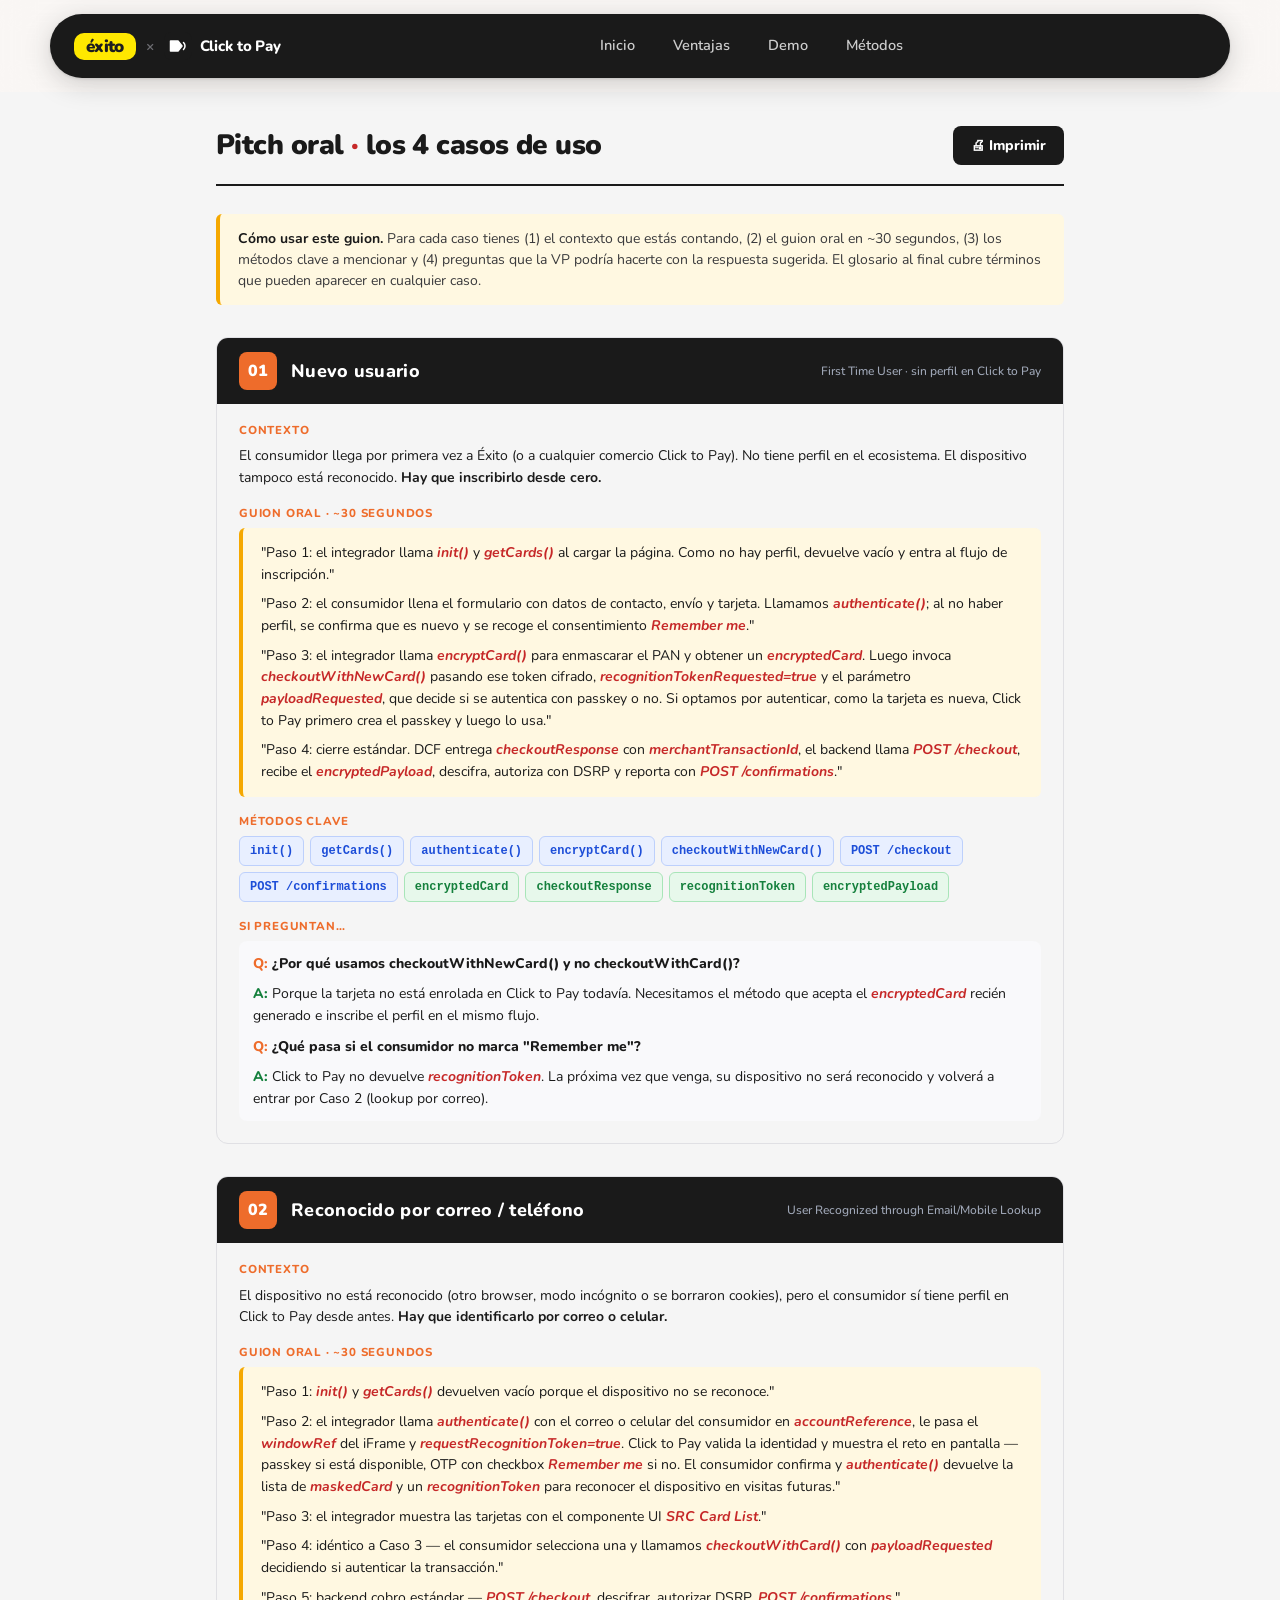
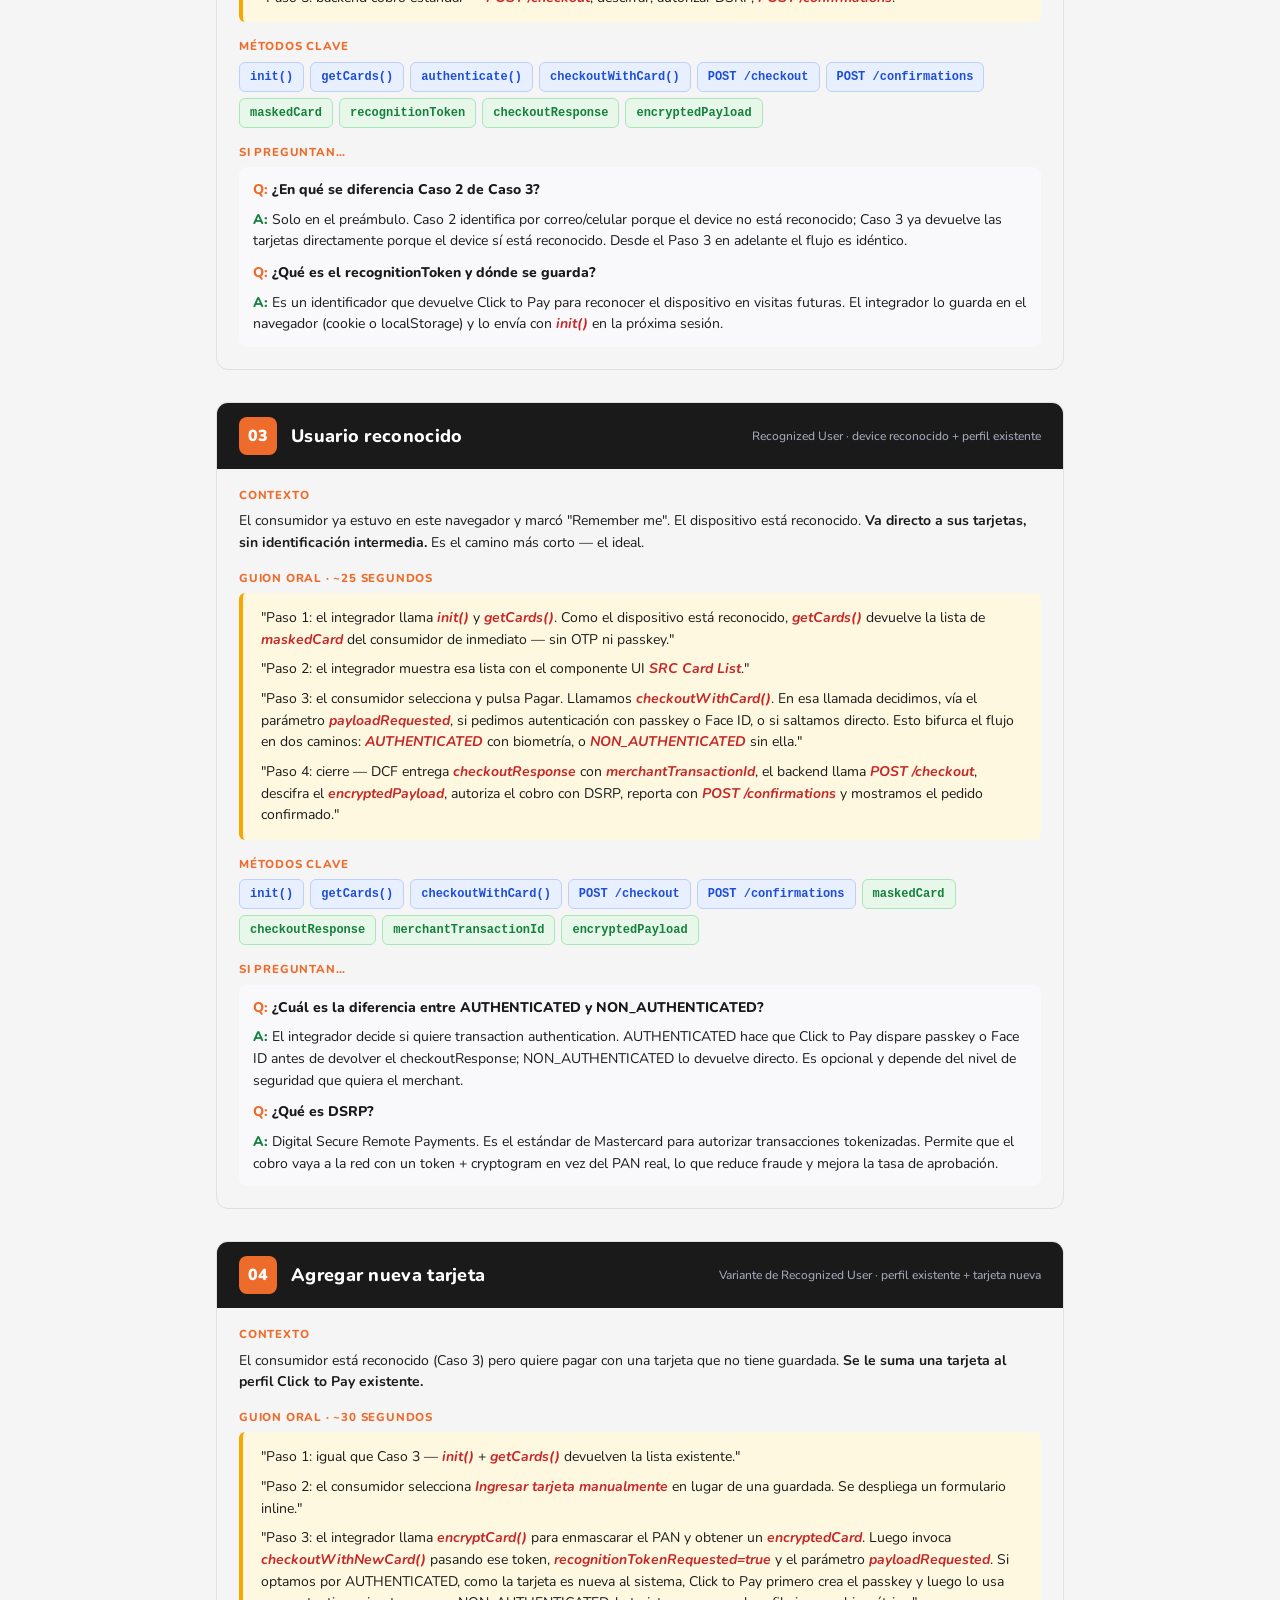
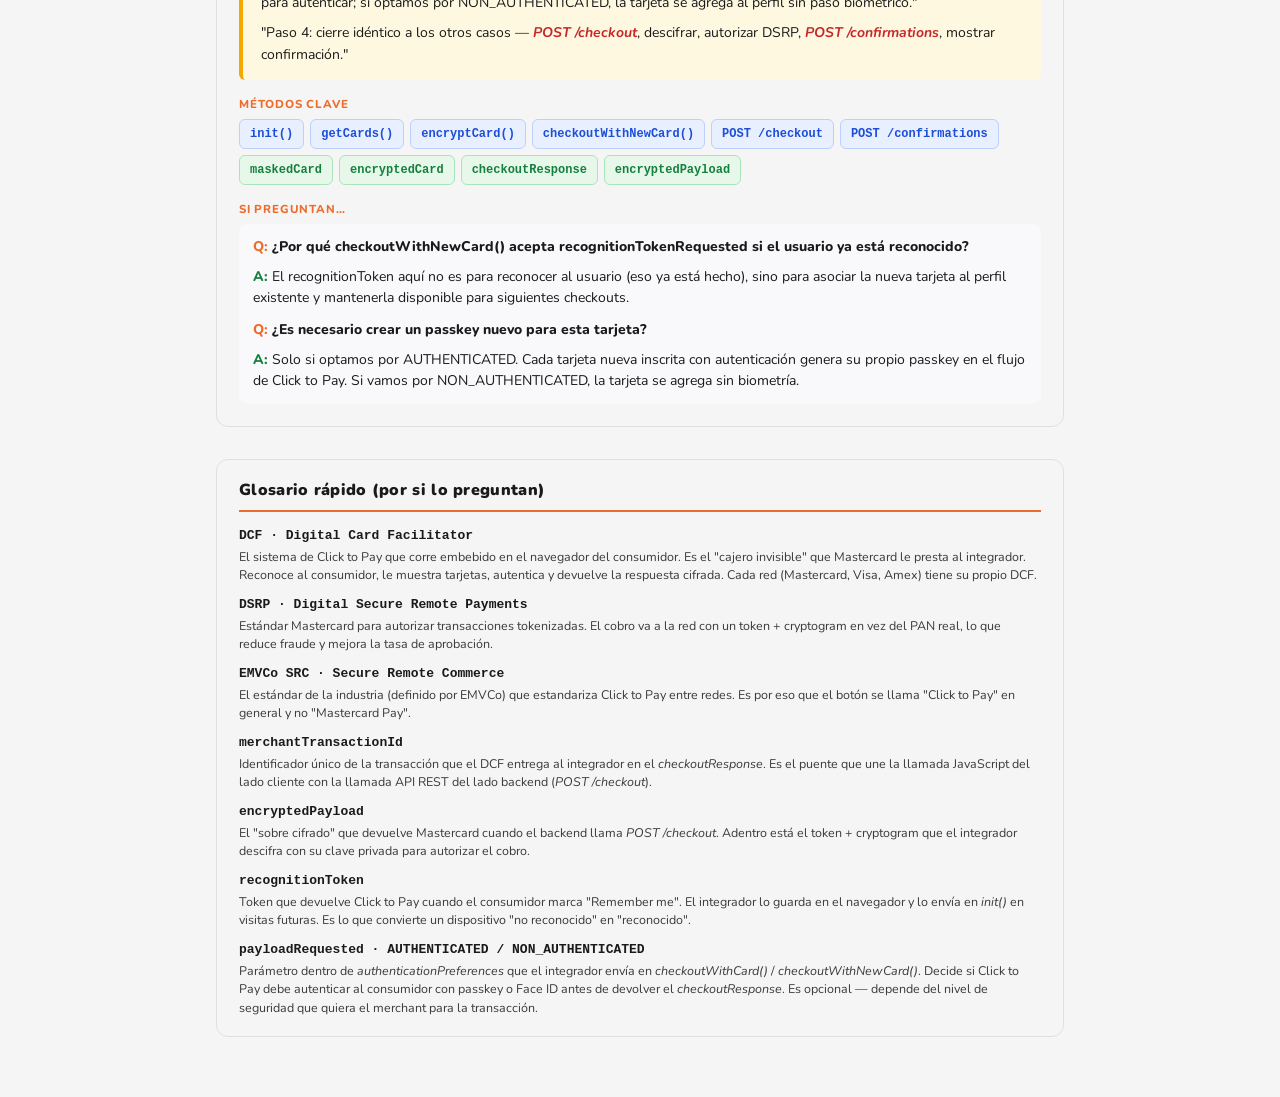
<file: pitch.html>
<!DOCTYPE html>
<html lang="es">
<head>
<meta charset="UTF-8">
<meta name="viewport" content="width=device-width, initial-scale=1.0">
<title>Pitch · Éxito × Click to Pay</title>
<link href="https://fonts.googleapis.com/css2?family=Nunito:wght@400;500;600;700;800;900&display=swap" rel="stylesheet">
<link rel="stylesheet" href="styles.css?v=2026060220">
<style>
  /* ── Pitch · estilos de página + impresión ────────────────────────── */
  .pitch-page {
    max-width:920px; margin:0 auto;
    padding:32px 36px 60px;
    font-family:'Nunito', sans-serif;
    color:#1a1a1a;
    line-height:1.5;
  }
  .pitch-toolbar {
    display:flex; align-items:center; justify-content:space-between;
    gap:16px; margin-bottom:28px; padding-bottom:18px;
    border-bottom:2px solid #1a1a1a;
  }
  .pitch-toolbar h1 {
    font-size:28px; font-weight:900; letter-spacing:-.02em; margin:0;
  }
  .pitch-toolbar h1 em { color:#C62828; font-style:normal; }
  .pitch-print {
    background:#1a1a1a; color:#fff; border:none;
    padding:10px 18px; border-radius:8px;
    font-family:inherit; font-size:14px; font-weight:800;
    cursor:pointer;
  }
  .pitch-print:hover { background:#3a3a3a; }
  .pitch-intro {
    background:#FFF8E1; border-left:4px solid #F5A800; border-radius:6px;
    padding:14px 18px; margin-bottom:32px;
    font-size:14px; color:#3a3a3c;
  }
  .pitch-intro strong { color:#1a1a1a; }

  .pitch-case {
    border:1.5px solid #e0e0e4; border-radius:12px;
    padding:0; margin-bottom:32px;
    overflow:hidden;
    page-break-inside:avoid; break-inside:avoid;
  }
  .pitch-case-head {
    background:#1a1a1a; color:#fff;
    padding:14px 22px;
    display:flex; align-items:center; gap:14px;
  }
  .pitch-case-num {
    width:38px; height:38px; border-radius:8px;
    background:#ee6c2b; color:#fff;
    font-size:16px; font-weight:900;
    display:grid; place-items:center;
    flex-shrink:0;
  }
  .pitch-case-title {
    font-size:18px; font-weight:800; letter-spacing:.3px;
  }
  .pitch-case-sub {
    font-size:12px; color:#a0a8b8; font-weight:500;
    margin-left:auto;
  }
  .pitch-case-body { padding:18px 22px 22px; }

  .pitch-section { margin-bottom:16px; }
  .pitch-section:last-child { margin-bottom:0; }
  .pitch-section-h {
    font-size:11.5px; font-weight:800; color:#ee6c2b;
    letter-spacing:.8px; text-transform:uppercase;
    margin:0 0 6px;
  }
  .pitch-section p {
    font-size:14px; color:#1a1a1a; line-height:1.55; margin:0 0 8px;
  }
  .pitch-section p:last-child { margin:0; }
  .pitch-section em { color:#C62828; font-style:italic; font-weight:700; }

  .pitch-methods {
    list-style:none; padding:0; margin:0;
    display:flex; flex-wrap:wrap; gap:6px;
  }
  .pitch-methods li {
    background:#f4f4f6; border:1px solid #e0e0e4; border-radius:6px;
    padding:5px 10px; font-size:12px; font-weight:700;
    color:#3a3a3c; font-family:'SF Mono', Menlo, Monaco, monospace;
  }
  .pitch-methods li.req { background:#e8efff; border-color:#bdd0fc; color:#1d4ed8; }
  .pitch-methods li.res { background:#e7f8eb; border-color:#a8e5b8; color:#15803d; }

  .pitch-qa {
    background:#f9f9fb; border-radius:8px; padding:12px 14px;
  }
  .pitch-qa-item { margin-bottom:10px; }
  .pitch-qa-item:last-child { margin-bottom:0; }
  .pitch-qa-q {
    font-size:13px; font-weight:800; color:#1a1a1a; margin:0 0 3px;
  }
  .pitch-qa-q::before { content:"Q: "; color:#ee6c2b; }
  .pitch-qa-a {
    font-size:12.5px; color:#3a3a3c; line-height:1.5; margin:0;
  }
  .pitch-qa-a::before { content:"A: "; color:#15803d; font-weight:800; }

  .pitch-script {
    background:#FFF8E1; border-left:4px solid #F5A800;
    padding:14px 18px; border-radius:6px;
    font-size:14px; line-height:1.6;
  }
  .pitch-script p { margin:0 0 8px; }
  .pitch-script p:last-child { margin:0; }
  .pitch-script strong { color:#1a1a1a; }

  /* Glosario */
  .pitch-glossary {
    border:1.5px solid #e0e0e4; border-radius:12px;
    padding:18px 22px;
    margin-top:32px;
    page-break-inside:avoid;
  }
  .pitch-glossary h2 {
    font-size:16px; font-weight:900; letter-spacing:.3px;
    margin:0 0 14px; color:#1a1a1a;
    padding-bottom:8px; border-bottom:2px solid #ee6c2b;
  }
  .pitch-glossary dl { margin:0; }
  .pitch-glossary dt {
    font-size:13px; font-weight:800; color:#1a1a1a;
    font-family:'SF Mono', Menlo, Monaco, monospace;
    margin-top:10px;
  }
  .pitch-glossary dt:first-child { margin-top:0; }
  .pitch-glossary dd {
    font-size:12.5px; color:#3a3a3c; line-height:1.5;
    margin:2px 0 0 0;
  }

  /* Estilos de impresión */
  @media print {
    @page { size: letter; margin: 14mm; }
    body { background:#fff !important; }
    .site-nav { display:none !important; }
    .pitch-toolbar { border-bottom:2px solid #1a1a1a; margin-bottom:18px; padding-bottom:12px; }
    .pitch-toolbar h1 { font-size:22px; }
    .pitch-print { display:none; }
    .pitch-page { padding:0; max-width:none; }
    .pitch-intro { font-size:12px; padding:10px 14px; margin-bottom:18px; }
    .pitch-case { border:1.5px solid #999; margin-bottom:18px; page-break-inside:avoid; }
    .pitch-case-head { padding:10px 18px; }
    .pitch-case-num { width:30px; height:30px; font-size:14px; }
    .pitch-case-title { font-size:15px; }
    .pitch-case-sub { font-size:10.5px; }
    .pitch-case-body { padding:12px 16px 14px; }
    .pitch-section { margin-bottom:10px; }
    .pitch-section-h { font-size:10px; margin-bottom:4px; }
    .pitch-section p, .pitch-script { font-size:12px; line-height:1.5; }
    .pitch-script { padding:10px 14px; }
    .pitch-methods li { font-size:10.5px; padding:3px 7px; }
    .pitch-qa { padding:9px 12px; }
    .pitch-qa-q { font-size:11.5px; }
    .pitch-qa-a { font-size:11px; line-height:1.4; }
    .pitch-glossary { padding:12px 16px; }
    .pitch-glossary h2 { font-size:14px; }
    .pitch-glossary dt { font-size:11.5px; }
    .pitch-glossary dd { font-size:11px; }
  }
</style>
</head>
<body>

<!-- ══ HEADER PRINCIPAL ══ -->
<header class="site-nav">
  <div class="site-nav-inner">
    <a class="brand-lockup" href="index.html" aria-label="Inicio">
      <span class="exito-pill">éxito</span>
      <span class="brand-x">×</span>
      <span class="c2p-lockup">
        <span class="c2p-mk">
          <svg width="20" height="14" viewBox="0 0 40 28" fill="none" xmlns="http://www.w3.org/2000/svg" aria-label="Click to Pay">
            <path d="M5 4 H20 L28 14 L20 24 H5 Z" fill="#fff" stroke="#fff" stroke-width="3" stroke-linejoin="round"/>
            <path d="M31 7 C35 11 35 17 31 21" fill="none" stroke="#fff" stroke-width="3" stroke-linecap="round"/>
          </svg>
        </span>
        Click to Pay
      </span>
    </a>
    <nav class="site-links">
      <a href="index.html">Inicio</a>
      <a href="ventajas.html">Ventajas</a>
      <a href="demo.html">Demo</a>
      <a href="metodos.html">Métodos</a>
    </nav>
  </div>
</header>

<main class="pitch-page">

  <div class="pitch-toolbar">
    <h1>Pitch oral <em>·</em> los 4 casos de uso</h1>
    <button class="pitch-print" onclick="window.print()" type="button">🖨 Imprimir</button>
  </div>

  <div class="pitch-intro">
    <strong>Cómo usar este guion.</strong> Para cada caso tienes (1) el contexto que estás contando, (2) el guion oral en ~30 segundos, (3) los métodos clave a mencionar y (4) preguntas que la VP podría hacerte con la respuesta sugerida. El glosario al final cubre términos que pueden aparecer en cualquier caso.
  </div>

  <!-- ═══════════════ CASO 1 ═══════════════ -->
  <section class="pitch-case">
    <header class="pitch-case-head">
      <span class="pitch-case-num">01</span>
      <span class="pitch-case-title">Nuevo usuario</span>
      <span class="pitch-case-sub">First Time User · sin perfil en Click to Pay</span>
    </header>
    <div class="pitch-case-body">

      <div class="pitch-section">
        <div class="pitch-section-h">Contexto</div>
        <p>El consumidor llega por primera vez a Éxito (o a cualquier comercio Click to Pay). No tiene perfil en el ecosistema. El dispositivo tampoco está reconocido. <strong>Hay que inscribirlo desde cero.</strong></p>
      </div>

      <div class="pitch-section">
        <div class="pitch-section-h">Guion oral · ~30 segundos</div>
        <div class="pitch-script">
          <p>"Paso 1: el integrador llama <em>init()</em> y <em>getCards()</em> al cargar la página. Como no hay perfil, devuelve vacío y entra al flujo de inscripción."</p>
          <p>"Paso 2: el consumidor llena el formulario con datos de contacto, envío y tarjeta. Llamamos <em>authenticate()</em>; al no haber perfil, se confirma que es nuevo y se recoge el consentimiento <em>Remember me</em>."</p>
          <p>"Paso 3: el integrador llama <em>encryptCard()</em> para enmascarar el PAN y obtener un <em>encryptedCard</em>. Luego invoca <em>checkoutWithNewCard()</em> pasando ese token cifrado, <em>recognitionTokenRequested=true</em> y el parámetro <em>payloadRequested</em>, que decide si se autentica con passkey o no. Si optamos por autenticar, como la tarjeta es nueva, Click to Pay primero crea el passkey y luego lo usa."</p>
          <p>"Paso 4: cierre estándar. DCF entrega <em>checkoutResponse</em> con <em>merchantTransactionId</em>, el backend llama <em>POST /checkout</em>, recibe el <em>encryptedPayload</em>, descifra, autoriza con DSRP y reporta con <em>POST /confirmations</em>."</p>
        </div>
      </div>

      <div class="pitch-section">
        <div class="pitch-section-h">Métodos clave</div>
        <ul class="pitch-methods">
          <li class="req">init()</li>
          <li class="req">getCards()</li>
          <li class="req">authenticate()</li>
          <li class="req">encryptCard()</li>
          <li class="req">checkoutWithNewCard()</li>
          <li class="req">POST /checkout</li>
          <li class="req">POST /confirmations</li>
          <li class="res">encryptedCard</li>
          <li class="res">checkoutResponse</li>
          <li class="res">recognitionToken</li>
          <li class="res">encryptedPayload</li>
        </ul>
      </div>

      <div class="pitch-section">
        <div class="pitch-section-h">Si preguntan…</div>
        <div class="pitch-qa">
          <div class="pitch-qa-item">
            <p class="pitch-qa-q">¿Por qué usamos checkoutWithNewCard() y no checkoutWithCard()?</p>
            <p class="pitch-qa-a">Porque la tarjeta no está enrolada en Click to Pay todavía. Necesitamos el método que acepta el <em>encryptedCard</em> recién generado e inscribe el perfil en el mismo flujo.</p>
          </div>
          <div class="pitch-qa-item">
            <p class="pitch-qa-q">¿Qué pasa si el consumidor no marca "Remember me"?</p>
            <p class="pitch-qa-a">Click to Pay no devuelve <em>recognitionToken</em>. La próxima vez que venga, su dispositivo no será reconocido y volverá a entrar por Caso 2 (lookup por correo).</p>
          </div>
        </div>
      </div>

    </div>
  </section>

  <!-- ═══════════════ CASO 2 ═══════════════ -->
  <section class="pitch-case">
    <header class="pitch-case-head">
      <span class="pitch-case-num">02</span>
      <span class="pitch-case-title">Reconocido por correo / teléfono</span>
      <span class="pitch-case-sub">User Recognized through Email/Mobile Lookup</span>
    </header>
    <div class="pitch-case-body">

      <div class="pitch-section">
        <div class="pitch-section-h">Contexto</div>
        <p>El dispositivo no está reconocido (otro browser, modo incógnito o se borraron cookies), pero el consumidor sí tiene perfil en Click to Pay desde antes. <strong>Hay que identificarlo por correo o celular.</strong></p>
      </div>

      <div class="pitch-section">
        <div class="pitch-section-h">Guion oral · ~30 segundos</div>
        <div class="pitch-script">
          <p>"Paso 1: <em>init()</em> y <em>getCards()</em> devuelven vacío porque el dispositivo no se reconoce."</p>
          <p>"Paso 2: el integrador llama <em>authenticate()</em> con el correo o celular del consumidor en <em>accountReference</em>, le pasa el <em>windowRef</em> del iFrame y <em>requestRecognitionToken=true</em>. Click to Pay valida la identidad y muestra el reto en pantalla — passkey si está disponible, OTP con checkbox <em>Remember me</em> si no. El consumidor confirma y <em>authenticate()</em> devuelve la lista de <em>maskedCard</em> y un <em>recognitionToken</em> para reconocer el dispositivo en visitas futuras."</p>
          <p>"Paso 3: el integrador muestra las tarjetas con el componente UI <em>SRC Card List</em>."</p>
          <p>"Paso 4: idéntico a Caso 3 — el consumidor selecciona una y llamamos <em>checkoutWithCard()</em> con <em>payloadRequested</em> decidiendo si autenticar la transacción."</p>
          <p>"Paso 5: backend cobro estándar — <em>POST /checkout</em>, descifrar, autorizar DSRP, <em>POST /confirmations</em>."</p>
        </div>
      </div>

      <div class="pitch-section">
        <div class="pitch-section-h">Métodos clave</div>
        <ul class="pitch-methods">
          <li class="req">init()</li>
          <li class="req">getCards()</li>
          <li class="req">authenticate()</li>
          <li class="req">checkoutWithCard()</li>
          <li class="req">POST /checkout</li>
          <li class="req">POST /confirmations</li>
          <li class="res">maskedCard</li>
          <li class="res">recognitionToken</li>
          <li class="res">checkoutResponse</li>
          <li class="res">encryptedPayload</li>
        </ul>
      </div>

      <div class="pitch-section">
        <div class="pitch-section-h">Si preguntan…</div>
        <div class="pitch-qa">
          <div class="pitch-qa-item">
            <p class="pitch-qa-q">¿En qué se diferencia Caso 2 de Caso 3?</p>
            <p class="pitch-qa-a">Solo en el preámbulo. Caso 2 identifica por correo/celular porque el device no está reconocido; Caso 3 ya devuelve las tarjetas directamente porque el device sí está reconocido. Desde el Paso 3 en adelante el flujo es idéntico.</p>
          </div>
          <div class="pitch-qa-item">
            <p class="pitch-qa-q">¿Qué es el recognitionToken y dónde se guarda?</p>
            <p class="pitch-qa-a">Es un identificador que devuelve Click to Pay para reconocer el dispositivo en visitas futuras. El integrador lo guarda en el navegador (cookie o localStorage) y lo envía con <em>init()</em> en la próxima sesión.</p>
          </div>
        </div>
      </div>

    </div>
  </section>

  <!-- ═══════════════ CASO 3 ═══════════════ -->
  <section class="pitch-case">
    <header class="pitch-case-head">
      <span class="pitch-case-num">03</span>
      <span class="pitch-case-title">Usuario reconocido</span>
      <span class="pitch-case-sub">Recognized User · device reconocido + perfil existente</span>
    </header>
    <div class="pitch-case-body">

      <div class="pitch-section">
        <div class="pitch-section-h">Contexto</div>
        <p>El consumidor ya estuvo en este navegador y marcó "Remember me". El dispositivo está reconocido. <strong>Va directo a sus tarjetas, sin identificación intermedia.</strong> Es el camino más corto — el ideal.</p>
      </div>

      <div class="pitch-section">
        <div class="pitch-section-h">Guion oral · ~25 segundos</div>
        <div class="pitch-script">
          <p>"Paso 1: el integrador llama <em>init()</em> y <em>getCards()</em>. Como el dispositivo está reconocido, <em>getCards()</em> devuelve la lista de <em>maskedCard</em> del consumidor de inmediato — sin OTP ni passkey."</p>
          <p>"Paso 2: el integrador muestra esa lista con el componente UI <em>SRC Card List</em>."</p>
          <p>"Paso 3: el consumidor selecciona y pulsa Pagar. Llamamos <em>checkoutWithCard()</em>. En esa llamada decidimos, vía el parámetro <em>payloadRequested</em>, si pedimos autenticación con passkey o Face ID, o si saltamos directo. Esto bifurca el flujo en dos caminos: <em>AUTHENTICATED</em> con biometría, o <em>NON_AUTHENTICATED</em> sin ella."</p>
          <p>"Paso 4: cierre — DCF entrega <em>checkoutResponse</em> con <em>merchantTransactionId</em>, el backend llama <em>POST /checkout</em>, descifra el <em>encryptedPayload</em>, autoriza el cobro con DSRP, reporta con <em>POST /confirmations</em> y mostramos el pedido confirmado."</p>
        </div>
      </div>

      <div class="pitch-section">
        <div class="pitch-section-h">Métodos clave</div>
        <ul class="pitch-methods">
          <li class="req">init()</li>
          <li class="req">getCards()</li>
          <li class="req">checkoutWithCard()</li>
          <li class="req">POST /checkout</li>
          <li class="req">POST /confirmations</li>
          <li class="res">maskedCard</li>
          <li class="res">checkoutResponse</li>
          <li class="res">merchantTransactionId</li>
          <li class="res">encryptedPayload</li>
        </ul>
      </div>

      <div class="pitch-section">
        <div class="pitch-section-h">Si preguntan…</div>
        <div class="pitch-qa">
          <div class="pitch-qa-item">
            <p class="pitch-qa-q">¿Cuál es la diferencia entre AUTHENTICATED y NON_AUTHENTICATED?</p>
            <p class="pitch-qa-a">El integrador decide si quiere transaction authentication. AUTHENTICATED hace que Click to Pay dispare passkey o Face ID antes de devolver el checkoutResponse; NON_AUTHENTICATED lo devuelve directo. Es opcional y depende del nivel de seguridad que quiera el merchant.</p>
          </div>
          <div class="pitch-qa-item">
            <p class="pitch-qa-q">¿Qué es DSRP?</p>
            <p class="pitch-qa-a">Digital Secure Remote Payments. Es el estándar de Mastercard para autorizar transacciones tokenizadas. Permite que el cobro vaya a la red con un token + cryptogram en vez del PAN real, lo que reduce fraude y mejora la tasa de aprobación.</p>
          </div>
        </div>
      </div>

    </div>
  </section>

  <!-- ═══════════════ CASO 4 ═══════════════ -->
  <section class="pitch-case">
    <header class="pitch-case-head">
      <span class="pitch-case-num">04</span>
      <span class="pitch-case-title">Agregar nueva tarjeta</span>
      <span class="pitch-case-sub">Variante de Recognized User · perfil existente + tarjeta nueva</span>
    </header>
    <div class="pitch-case-body">

      <div class="pitch-section">
        <div class="pitch-section-h">Contexto</div>
        <p>El consumidor está reconocido (Caso 3) pero quiere pagar con una tarjeta que no tiene guardada. <strong>Se le suma una tarjeta al perfil Click to Pay existente.</strong></p>
      </div>

      <div class="pitch-section">
        <div class="pitch-section-h">Guion oral · ~30 segundos</div>
        <div class="pitch-script">
          <p>"Paso 1: igual que Caso 3 — <em>init()</em> + <em>getCards()</em> devuelven la lista existente."</p>
          <p>"Paso 2: el consumidor selecciona <em>Ingresar tarjeta manualmente</em> en lugar de una guardada. Se despliega un formulario inline."</p>
          <p>"Paso 3: el integrador llama <em>encryptCard()</em> para enmascarar el PAN y obtener un <em>encryptedCard</em>. Luego invoca <em>checkoutWithNewCard()</em> pasando ese token, <em>recognitionTokenRequested=true</em> y el parámetro <em>payloadRequested</em>. Si optamos por AUTHENTICATED, como la tarjeta es nueva al sistema, Click to Pay primero crea el passkey y luego lo usa para autenticar; si optamos por NON_AUTHENTICATED, la tarjeta se agrega al perfil sin paso biométrico."</p>
          <p>"Paso 4: cierre idéntico a los otros casos — <em>POST /checkout</em>, descifrar, autorizar DSRP, <em>POST /confirmations</em>, mostrar confirmación."</p>
        </div>
      </div>

      <div class="pitch-section">
        <div class="pitch-section-h">Métodos clave</div>
        <ul class="pitch-methods">
          <li class="req">init()</li>
          <li class="req">getCards()</li>
          <li class="req">encryptCard()</li>
          <li class="req">checkoutWithNewCard()</li>
          <li class="req">POST /checkout</li>
          <li class="req">POST /confirmations</li>
          <li class="res">maskedCard</li>
          <li class="res">encryptedCard</li>
          <li class="res">checkoutResponse</li>
          <li class="res">encryptedPayload</li>
        </ul>
      </div>

      <div class="pitch-section">
        <div class="pitch-section-h">Si preguntan…</div>
        <div class="pitch-qa">
          <div class="pitch-qa-item">
            <p class="pitch-qa-q">¿Por qué checkoutWithNewCard() acepta recognitionTokenRequested si el usuario ya está reconocido?</p>
            <p class="pitch-qa-a">El recognitionToken aquí no es para reconocer al usuario (eso ya está hecho), sino para asociar la nueva tarjeta al perfil existente y mantenerla disponible para siguientes checkouts.</p>
          </div>
          <div class="pitch-qa-item">
            <p class="pitch-qa-q">¿Es necesario crear un passkey nuevo para esta tarjeta?</p>
            <p class="pitch-qa-a">Solo si optamos por AUTHENTICATED. Cada tarjeta nueva inscrita con autenticación genera su propio passkey en el flujo de Click to Pay. Si vamos por NON_AUTHENTICATED, la tarjeta se agrega sin biometría.</p>
          </div>
        </div>
      </div>

    </div>
  </section>

  <!-- ═══════════════ GLOSARIO ═══════════════ -->
  <section class="pitch-glossary">
    <h2>Glosario rápido (por si lo preguntan)</h2>
    <dl>
      <dt>DCF · Digital Card Facilitator</dt>
      <dd>El sistema de Click to Pay que corre embebido en el navegador del consumidor. Es el "cajero invisible" que Mastercard le presta al integrador. Reconoce al consumidor, le muestra tarjetas, autentica y devuelve la respuesta cifrada. Cada red (Mastercard, Visa, Amex) tiene su propio DCF.</dd>

      <dt>DSRP · Digital Secure Remote Payments</dt>
      <dd>Estándar Mastercard para autorizar transacciones tokenizadas. El cobro va a la red con un token + cryptogram en vez del PAN real, lo que reduce fraude y mejora la tasa de aprobación.</dd>

      <dt>EMVCo SRC · Secure Remote Commerce</dt>
      <dd>El estándar de la industria (definido por EMVCo) que estandariza Click to Pay entre redes. Es por eso que el botón se llama "Click to Pay" en general y no "Mastercard Pay".</dd>

      <dt>merchantTransactionId</dt>
      <dd>Identificador único de la transacción que el DCF entrega al integrador en el <em>checkoutResponse</em>. Es el puente que une la llamada JavaScript del lado cliente con la llamada API REST del lado backend (<em>POST /checkout</em>).</dd>

      <dt>encryptedPayload</dt>
      <dd>El "sobre cifrado" que devuelve Mastercard cuando el backend llama <em>POST /checkout</em>. Adentro está el token + cryptogram que el integrador descifra con su clave privada para autorizar el cobro.</dd>

      <dt>recognitionToken</dt>
      <dd>Token que devuelve Click to Pay cuando el consumidor marca "Remember me". El integrador lo guarda en el navegador y lo envía en <em>init()</em> en visitas futuras. Es lo que convierte un dispositivo "no reconocido" en "reconocido".</dd>

      <dt>payloadRequested · AUTHENTICATED / NON_AUTHENTICATED</dt>
      <dd>Parámetro dentro de <em>authenticationPreferences</em> que el integrador envía en <em>checkoutWithCard()</em> / <em>checkoutWithNewCard()</em>. Decide si Click to Pay debe autenticar al consumidor con passkey o Face ID antes de devolver el <em>checkoutResponse</em>. Es opcional — depende del nivel de seguridad que quiera el merchant para la transacción.</dd>
    </dl>
  </section>

</main>

</body>
</html>
</file>
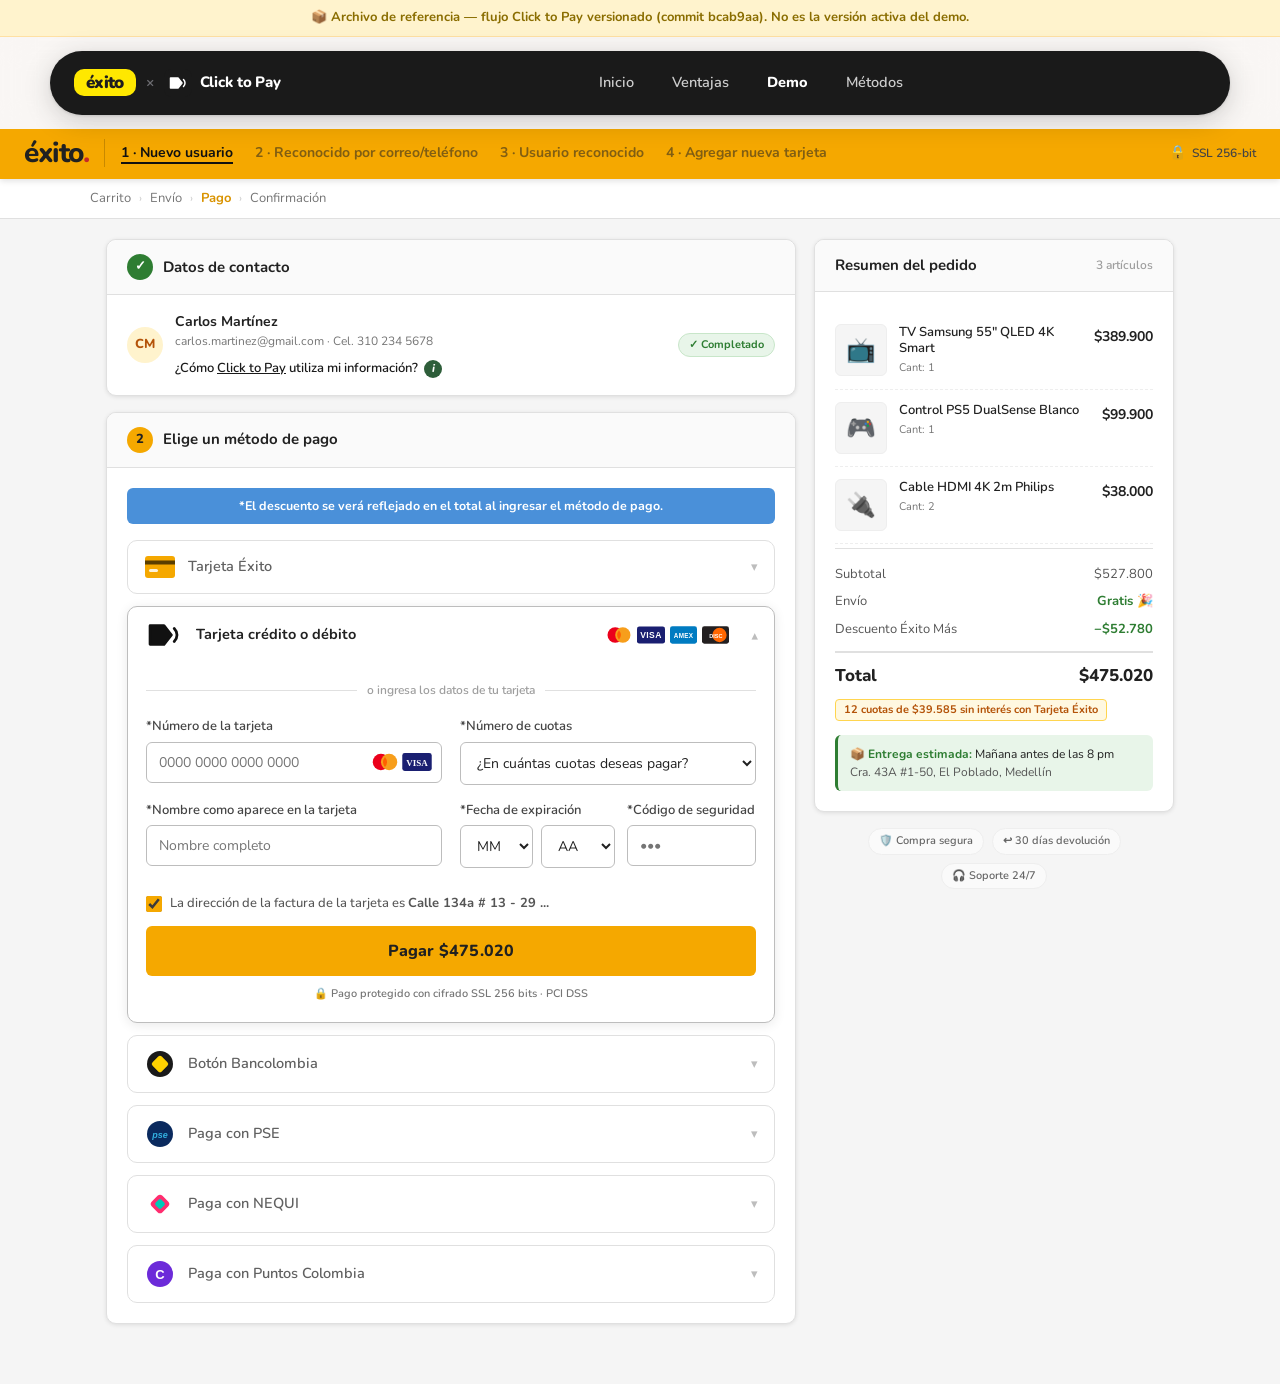
<file: referencia-c2p.html>
<!DOCTYPE html>
<html lang="es">
<head>
<meta charset="UTF-8">
<meta name="viewport" content="width=device-width, initial-scale=1.0">
<title>Referencia (archivo) · Flujo Click to Pay — Éxito</title>
<!--
  ARCHIVO DE REFERENCIA — flujo completo de Click to Pay versionado desde el
  commit bcab9aa (antes de dejar la sección en blanco para reconstruir).
  Conserva: popup "Bienvenido a Click to Pay", modal con todos los casos de
  uso (reconocido, OTP, nuevo usuario, agregar tarjeta, éxito) y su JS.
  No forma parte del flujo nuevo; sirve para consultar/reutilizar.
-->
<link href="https://fonts.googleapis.com/css2?family=Nunito:wght@400;500;600;700;800&display=swap" rel="stylesheet">
<link rel="stylesheet" href="styles.css?v=2026053008">
<style>
  .archive-banner { background:#FFF3CD; border-bottom:1px solid #FFE0A3; color:#8a6d00; font-size:13px; font-weight:700; text-align:center; padding:8px 16px; }
</style>
</head>
<body>

<div class="archive-banner">📦 Archivo de referencia — flujo Click to Pay versionado (commit bcab9aa). No es la versión activa del demo.</div>

<!-- ══ HEADER PRINCIPAL DE LA PRESENTACIÓN (menú general · compartido) ══ -->
<header class="site-nav">
  <div class="site-nav-inner">
    <a class="brand-lockup" href="index.html" aria-label="Inicio">
      <span class="exito-pill">éxito</span>
      <span class="brand-x">×</span>
      <span class="c2p-lockup">
        <span class="c2p-mk">
          <svg width="20" height="14" viewBox="0 0 40 28" fill="none" xmlns="http://www.w3.org/2000/svg" aria-label="Click to Pay">
            <path d="M5 4 H20 L28 14 L20 24 H5 Z" fill="#fff" stroke="#fff" stroke-width="3" stroke-linejoin="round"/>
            <path d="M31 7 C35 11 35 17 31 21" fill="none" stroke="#fff" stroke-width="3" stroke-linecap="round"/>
          </svg>
        </span>
        Click to Pay
      </span>
    </a>
    <nav class="site-links">
      <a href="index.html">Inicio</a>
      <a href="ventajas.html">Ventajas</a>
      <a href="demo.html" class="active">Demo</a>
      <a href="metodos.html">Métodos</a>
    </nav>
  </div>
</header>

<div id="demo">

<!-- ══ HEADER del checkout Éxito · incluye el selector de casos de uso ══ -->
<header class="header">
  <div class="header-row">
    <a class="header-logo" href="#">éxito<em>.</em></a>
    <div class="header-sep"></div>
    <div class="uc-pills" role="tablist">
      <button class="uc-pill active" id="tab-new" role="tab" onclick="setFlow('new')">1 · Nuevo usuario</button>
      <button class="uc-pill" id="tab-unrecog" role="tab" onclick="setFlow('unrecog')">2 · Reconocido por correo/teléfono</button>
      <button class="uc-pill" id="tab-recog" role="tab" onclick="setFlow('recog')">3 · Usuario reconocido</button>
      <button class="uc-pill" id="tab-addcard" role="tab" onclick="setFlow('addcard')">4 · Agregar nueva tarjeta</button>
    </div>
    <div class="header-right">
      <span class="lock-icon">🔒</span>
      SSL 256-bit
    </div>
  </div>
</header>

<!-- ══ BREADCRUMB ══ -->
<div class="breadcrumb-bar">
  <nav class="breadcrumb" aria-label="Pasos de compra">
    <span class="bc-item">Carrito</span>
    <span class="bc-sep">›</span>
    <span class="bc-item">Envío</span>
    <span class="bc-sep">›</span>
    <span class="bc-item active">Pago</span>
    <span class="bc-sep">›</span>
    <span class="bc-item">Confirmación</span>
  </nav>
</div>

<!-- ══ PAGE LAYOUT ══ -->
<main class="page-wrap">

  <!-- ── LEFT COLUMN ── -->
  <div>

    <!-- Paso 1: Contacto (completado) -->
    <div class="card card-contact">
      <div class="card-head">
        <div class="step-num done">✓</div>
        <h2>Datos de contacto</h2>
      </div>
      <div class="card-body" style="padding: 14px 20px;">
        <div class="contact-done">
          <div class="avatar">CM</div>
          <div>
            <div class="contact-name">Carlos Martínez</div>
            <div class="contact-email">carlos.martinez@gmail.com · Cel. 310 234 5678</div>
            <div class="info-pii">
              <a class="info-link" onclick="openWelcome()">¿Cómo <u>Click to Pay</u> utiliza mi información?</a><button class="info-i" type="button" onclick="toggleInfoTip(this)" aria-label="Cómo se usa este dato">i</button>
              <div class="info-tip">Click to Pay usará tu número de celular para verificar si tienes tarjetas vinculadas.<br><br>Puede enviarse un código de un solo uso a este celular para confirmar que eres tú. Pueden aplicar tarifas de mensajes o datos.</div>
            </div>
          </div>
          <span class="badge-done">✓ Completado</span>
        </div>
      </div>
    </div>

    <!-- Paso 2: Pago -->
    <div class="card">
      <div class="card-head">
        <div class="step-num">2</div>
        <h2>Elige un método de pago</h2>
      </div>
      <div class="card-body">

        <!-- Banner de descuento (estilo Éxito) -->
        <div class="pm-banner">*El descuento se verá reflejado en el total al ingresar el método de pago.</div>

        <!-- ══ LISTA DE MÉTODOS DE PAGO ══ -->
        <div class="pm-list">

          <!-- Tarjeta Éxito -->
          <div class="pm-item">
            <div class="pm-header" onclick="togglePM(this)">
              <span class="pm-ico"><svg width="30" height="22" viewBox="0 0 30 22"><rect width="30" height="22" rx="3" fill="#F5A800"/><rect x="0" y="4.5" width="30" height="4" fill="#5a3e00"/><rect x="4" y="13" width="9" height="3" rx="1.5" fill="#fff" opacity=".85"/></svg></span>
              <span class="pm-name">Tarjeta Éxito</span>
              <span class="pm-chevron">▾</span>
            </div>
            <div class="pm-body"><p class="pm-hint">Paga con tu Tarjeta Éxito y aprovecha cuotas sin interés y descuentos exclusivos para clientes Éxito.</p></div>
          </div>

          <!-- Tarjeta crédito o débito (abierta por defecto · aloja Click to Pay) -->
          <div class="pm-item open">
            <div class="pm-header" onclick="openCardPM(this)">
              <span class="pm-ico c2p-mark">
                <svg width="38" height="26" viewBox="0 0 40 28" fill="none" xmlns="http://www.w3.org/2000/svg" aria-label="Click to Pay">
                  <path d="M5 4 H20 L28 14 L20 24 H5 Z" fill="#111" stroke="#111" stroke-width="3" stroke-linejoin="round"/>
                  <path d="M31 7 C35 11 35 17 31 21" fill="none" stroke="#111" stroke-width="3" stroke-linecap="round"/>
                </svg>
              </span>
              <span class="pm-name">Tarjeta crédito o débito</span>
              <span class="pm-nets" aria-label="Redes aceptadas">
                <svg width="26" height="18" viewBox="0 0 34 22" fill="none" aria-label="Mastercard"><circle cx="12" cy="11" r="10" fill="#EB001B"/><circle cx="22" cy="11" r="10" fill="#F79E1B"/><path d="M17 4.8 A10 10 0 0 1 17 17.2 A10 10 0 0 1 17 4.8Z" fill="#FF5F00"/></svg>
                <svg width="28" height="18" viewBox="0 0 36 22" fill="none" aria-label="Visa"><rect width="36" height="22" rx="3" fill="#1A1F71"/><text x="18" y="15.5" text-anchor="middle" font-family="Arial Black,Arial" font-weight="900" font-size="11" fill="white" letter-spacing="0.5">VISA</text></svg>
                <svg width="27" height="18" viewBox="0 0 34 22" fill="none" aria-label="American Express"><rect width="34" height="22" rx="3" fill="#007BC1"/><text x="17" y="15" text-anchor="middle" font-family="Arial Black,Arial" font-weight="900" font-size="8" fill="white" letter-spacing="0.3">AMEX</text></svg>
                <svg width="27" height="18" viewBox="0 0 34 22" fill="none" aria-label="Discover"><rect width="34" height="22" rx="3" fill="#231F20"/><circle cx="22" cy="11" r="9" fill="#FF6600"/><text x="9" y="15" font-family="Arial Black,Arial" font-weight="900" font-size="7" fill="white">DISC</text></svg>
              </span>
              <span class="pm-chevron" style="margin-left:10px;">▾</span>
            </div>
            <div class="pm-body">

              <!-- Panel INLINE de Click to Pay (se monta al hacer clic en el título "Tarjeta crédito o débito" de arriba) -->
              <div id="c2p-inline-host"></div>

              <!-- Formulario manual de tarjeta (se oculta al activar Click to Pay) -->
              <div id="manual-card">
              <div class="divider">
                <div class="div-line"></div>
                <div class="div-text">o ingresa los datos de tu tarjeta</div>
                <div class="div-line"></div>
              </div>

              <!-- Formulario manual (layout Éxito) -->
              <div class="cc-grid">
                <div class="field">
                  <label>*Número de la tarjeta</label>
                  <div class="field-relative">
                    <input type="text" placeholder="0000 0000 0000 0000" maxlength="19" oninput="fmtCard(this)">
                    <div class="field-brands">
                      <svg width="28" height="18" viewBox="0 0 34 22" fill="none"><circle cx="12" cy="11" r="10" fill="#EB001B"/><circle cx="22" cy="11" r="10" fill="#F79E1B"/><path d="M17 4.8 A10 10 0 0 1 17 17.2 A10 10 0 0 1 17 4.8Z" fill="#FF5F00"/></svg>
                      <svg width="30" height="18" viewBox="0 0 36 22" fill="none"><rect width="36" height="22" rx="3" fill="#1A1F71"/><text x="18" y="15.5" text-anchor="middle" font-family="Arial Black" font-weight="900" font-size="11" fill="white">VISA</text></svg>
                    </div>
                  </div>
                </div>
                <div class="field">
                  <label>*Número de cuotas</label>
                  <select>
                    <option>¿En cuántas cuotas deseas pagar?</option>
                    <option>1 cuota</option>
                    <option>3 cuotas</option>
                    <option>6 cuotas</option>
                    <option>12 cuotas sin interés</option>
                    <option>24 cuotas</option>
                    <option>36 cuotas</option>
                  </select>
                </div>
                <div class="field">
                  <label>*Nombre como aparece en la tarjeta</label>
                  <input type="text" placeholder="Nombre completo">
                </div>
                <div class="cc-exp-wrap">
                  <div class="field">
                    <label>*Fecha de expiración</label>
                    <div class="exp-row">
                      <select><option>MM</option><option>01</option><option>02</option><option>03</option><option>04</option><option>05</option><option>06</option><option>07</option><option>08</option><option>09</option><option>10</option><option>11</option><option>12</option></select>
                      <select><option>AA</option><option>26</option><option>27</option><option>28</option><option>29</option><option>30</option><option>31</option></select>
                    </div>
                  </div>
                  <div class="field">
                    <label>*Código de seguridad</label>
                    <input type="text" placeholder="•••" maxlength="4">
                  </div>
                </div>
              </div>

              <div class="check-row">
                <input type="checkbox" id="save-card" checked>
                <label for="save-card">La dirección de la factura de la tarjeta es <strong>Calle 134a # 13 - 29 ...</strong></label>
              </div>

              <button class="btn-pay">Pagar $&#8203;475.020</button>
              <div class="ssl-note">🔒 Pago protegido con cifrado SSL 256 bits · PCI DSS</div>
              </div><!-- /#manual-card -->
            </div><!-- /pm-body Tarjeta crédito o débito -->
          </div><!-- /pm-item Tarjeta crédito o débito -->

          <!-- Botón Bancolombia -->
          <div class="pm-item">
            <div class="pm-header" onclick="togglePM(this)">
              <span class="pm-ico"><svg width="26" height="26" viewBox="0 0 26 26"><circle cx="13" cy="13" r="13" fill="#1a1a1a"/><rect x="6.5" y="6.5" width="13" height="13" rx="2.5" transform="rotate(45 13 13)" fill="#FFD200"/></svg></span>
              <span class="pm-name">Botón Bancolombia</span>
              <span class="pm-chevron">▾</span>
            </div>
            <div class="pm-body"><p class="pm-hint">Serás redirigido a la app o al portal de Bancolombia para autorizar tu pago de forma segura.</p></div>
          </div>

          <!-- PSE -->
          <div class="pm-item">
            <div class="pm-header" onclick="togglePM(this)">
              <span class="pm-ico"><svg width="26" height="26" viewBox="0 0 26 26"><circle cx="13" cy="13" r="13" fill="#0A2A5E"/><text x="13" y="16.5" text-anchor="middle" font-family="Arial" font-style="italic" font-weight="900" font-size="9" fill="#33B1E1">pse</text></svg></span>
              <span class="pm-name">Paga con PSE</span>
              <span class="pm-chevron">▾</span>
            </div>
            <div class="pm-body"><p class="pm-hint">Paga directamente desde tu cuenta bancaria a través de PSE.</p></div>
          </div>

          <!-- NEQUI -->
          <div class="pm-item">
            <div class="pm-header" onclick="togglePM(this)">
              <span class="pm-ico"><svg width="26" height="26" viewBox="0 0 26 26"><rect x="5.5" y="5.5" width="15" height="15" rx="3.5" transform="rotate(45 13 13)" fill="#FF2D6F"/><rect x="9" y="9" width="8" height="8" rx="2" transform="rotate(45 13 13)" fill="#00C9B7"/></svg></span>
              <span class="pm-name">Paga con NEQUI</span>
              <span class="pm-chevron">▾</span>
            </div>
            <div class="pm-body"><p class="pm-hint">Aprueba el pago desde tu app Nequi con una notificación push o ingresando tu número.</p></div>
          </div>

          <!-- Puntos Colombia -->
          <div class="pm-item">
            <div class="pm-header" onclick="togglePM(this)">
              <span class="pm-ico"><svg width="26" height="26" viewBox="0 0 26 26"><circle cx="13" cy="13" r="13" fill="#6C2BD9"/><text x="13" y="17.5" text-anchor="middle" font-family="Arial" font-weight="900" font-size="13" fill="#fff">C</text></svg></span>
              <span class="pm-name">Paga con Puntos Colombia</span>
              <span class="pm-chevron">▾</span>
            </div>
            <div class="pm-body"><p class="pm-hint">Redime tus Puntos Colombia para cubrir total o parcialmente el valor de tu compra.</p></div>
          </div>

        </div><!-- /pm-list -->
      </div>
    </div>
  </div>

  <!-- ── RIGHT COLUMN: ORDER SUMMARY ── -->
  <div>
    <div class="card">
      <div class="card-head">
        <h2>Resumen del pedido</h2>
        <span style="margin-left:auto;font-size:12px;color:#9E9E9E;font-weight:600;">3 artículos</span>
      </div>
      <div class="card-body">
        <div class="order-item">
          <div class="item-img">📺</div>
          <div style="flex:1;">
            <div class="item-name">TV Samsung 55" QLED 4K Smart</div>
            <div class="item-qty">Cant: 1</div>
          </div>
          <div class="item-price">$389.900</div>
        </div>
        <div class="order-item">
          <div class="item-img">🎮</div>
          <div style="flex:1;">
            <div class="item-name">Control PS5 DualSense Blanco</div>
            <div class="item-qty">Cant: 1</div>
          </div>
          <div class="item-price">$99.900</div>
        </div>
        <div class="order-item">
          <div class="item-img">🔌</div>
          <div style="flex:1;">
            <div class="item-name">Cable HDMI 4K 2m Philips</div>
            <div class="item-qty">Cant: 2</div>
          </div>
          <div class="item-price">$38.000</div>
        </div>

        <div class="totals">
          <div class="total-row"><span>Subtotal</span><span>$527.800</span></div>
          <div class="total-row"><span>Envío</span><span class="green">Gratis 🎉</span></div>
          <div class="total-row"><span>Descuento Éxito Más</span><span class="green">−$52.780</span></div>
          <div class="total-row big"><span>Total</span><span>$475.020</span></div>
          <div class="cuotas-badge">12 cuotas de $39.585 sin interés con Tarjeta Éxito</div>
        </div>

        <div class="delivery-block">
          <strong>📦 Entrega estimada:</strong> Mañana antes de las 8 pm<br>
          <span style="color:#555;">Cra. 43A #1-50, El Poblado, Medellín</span>
        </div>
      </div>
    </div>

    <div class="security-row">
      <div class="sec-badge">🛡️ Compra segura</div>
      <div class="sec-badge">↩ 30 días devolución</div>
      <div class="sec-badge">🎧 Soporte 24/7</div>
    </div>
  </div>
</main>

</div><!-- /#demo -->
<!-- ══ POPUP educativo "Bienvenido a Click to Pay" (CX Guide · product education) ══ -->
<div class="welcome-overlay" id="welcome-overlay" role="dialog" aria-modal="true" aria-label="Bienvenido a Click to Pay" onclick="if(event.target===this) closeWelcome()">
  <div class="welcome-modal">
    <h2 class="welcome-title">Bienvenido a<br><span>Click to Pay</span></h2>
    <p class="welcome-sub">Un método de pago rápido y seguro, compatible con Mastercard, Visa, American Express y Discover.</p>
    <div class="welcome-nets">
      <svg width="30" height="21" viewBox="0 0 40 28" fill="none" xmlns="http://www.w3.org/2000/svg" aria-label="Click to Pay">
        <path d="M5 4 H20 L28 14 L20 24 H5 Z" fill="#111" stroke="#111" stroke-width="3" stroke-linejoin="round"/>
        <path d="M31 7 C35 11 35 17 31 21" fill="none" stroke="#111" stroke-width="3" stroke-linecap="round"/>
      </svg>
      <span class="wn-sep"></span>
      <svg width="30" height="21" viewBox="0 0 34 22" fill="none" aria-label="Mastercard"><circle cx="12" cy="11" r="10" fill="#EB001B"/><circle cx="22" cy="11" r="10" fill="#F79E1B"/><path d="M17 4.8 A10 10 0 0 1 17 17.2 A10 10 0 0 1 17 4.8Z" fill="#FF5F00"/></svg>
      <span class="wn-ph"></span><span class="wn-ph"></span><span class="wn-ph"></span>
    </div>
    <ul class="welcome-list">
      <li>Mantén tu información protegida y segura</li>
      <li>Úsalo en comercios de todo el mundo</li>
      <li>Configúralo una vez para pagar sin complicaciones en el futuro</li>
    </ul>
    <button class="welcome-ok" onclick="closeWelcome()">OK</button>
  </div>
</div>


<!-- ══════════════════════════════
     CLICK TO PAY MODAL
══════════════════════════════ -->
<div class="c2p-overlay" id="c2p-overlay" role="dialog" aria-modal="true" aria-label="Click to Pay">
  <div class="c2p-modal" id="c2p-modal">

    <!-- Modal header — EMVCo: icon + separator + network marks + merchant -->
    <div class="c2p-modal-header">
      <!-- Marca oficial Click to Pay (EMVCo): pentágono + símbolo de transición continua -->
      <svg class="c2p-icon-svg" width="32" height="23" viewBox="0 0 40 28" fill="none" xmlns="http://www.w3.org/2000/svg" aria-label="Click to Pay">
        <path d="M5 4 H20 L28 14 L20 24 H5 Z" fill="#111" stroke="#111" stroke-width="3" stroke-linejoin="round"/>
        <path d="M31 7 C35 11 35 17 31 21" fill="none" stroke="#111" stroke-width="3" stroke-linecap="round"/>
      </svg>
      <div class="c2p-vertical-sep" style="height:24px;"></div>
      <div class="modal-nets">
        <svg width="32" height="20" viewBox="0 0 34 22" fill="none"><circle cx="12" cy="11" r="10" fill="#EB001B"/><circle cx="22" cy="11" r="10" fill="#F79E1B"/><path d="M17 4.8 A10 10 0 0 1 17 17.2 A10 10 0 0 1 17 4.8Z" fill="#FF5F00"/></svg>
        <svg width="34" height="20" viewBox="0 0 36 22" fill="none"><rect width="36" height="22" rx="3" fill="#1A1F71"/><text x="18" y="15.5" text-anchor="middle" font-family="Arial Black" font-weight="900" font-size="11" fill="white">VISA</text></svg>
        <svg width="32" height="20" viewBox="0 0 34 22" fill="none"><rect width="34" height="22" rx="3" fill="#007BC1"/><text x="17" y="15" text-anchor="middle" font-family="Arial Black" font-weight="900" font-size="8" fill="white">AMEX</text></svg>
        <svg width="32" height="20" viewBox="0 0 34 22" fill="none"><rect width="34" height="22" rx="3" fill="#231F20"/><circle cx="22" cy="11" r="9" fill="#FF6600"/><text x="9" y="15" font-family="Arial Black" font-weight="900" font-size="7" fill="white">DISC</text></svg>
      </div>
      <div class="modal-merchant">
        <div class="modal-merchant-name">éxito.</div>
        <div class="modal-merchant-sub">Pago seguro</div>
      </div>
      <button class="c2p-close" onclick="closeC2P()" aria-label="Cerrar">✕</button>
    </div>

    <!-- Progress bar -->
    <div class="c2p-progress" id="c2p-progress">
      <div class="c2p-prog-step" id="prog1"></div>
      <div class="c2p-prog-step" id="prog2"></div>
      <div class="c2p-prog-step" id="prog3"></div>
    </div>

    <!-- ══ MODAL BODY ══ -->
    <div class="c2p-modal-body">

      <!-- STEP: RECOGNIZED USER → card selection directly -->
      <div class="c2p-step" id="step-recog">
        <div class="recog-banner">
          <div class="recog-icon">✅</div>
          <div>
            <div class="recog-title">¡Hola, Carlos!</div>
            <div class="recog-sub">Dispositivo de confianza detectado · Sesión activa</div>
          </div>
        </div>
        <div class="c2p-step-title">Selecciona una tarjeta</div>
        <div class="c2p-step-desc">Elige con qué tarjeta deseas pagar. Total a pagar: <strong>$475.020</strong></div>
        <div class="card-list">
          <div class="c2p-card-item sel" onclick="pickCard(this)">
            <svg width="48" height="30" viewBox="0 0 34 22" fill="none"><circle cx="12" cy="11" r="10" fill="#EB001B"/><circle cx="22" cy="11" r="10" fill="#F79E1B"/><path d="M17 4.8 A10 10 0 0 1 17 17.2 A10 10 0 0 1 17 4.8Z" fill="#FF5F00"/></svg>
            <div class="c2p-card-info">
              <div class="c2p-card-name">Mastercard Platinum</div>
              <div class="c2p-card-num">•••• •••• •••• 4892</div>
              <div class="c2p-card-exp">Vence 03/27</div>
            </div>
            <div class="radio-circle"><div class="radio-dot"></div></div>
          </div>
          <div class="c2p-card-item" onclick="pickCard(this)">
            <svg width="48" height="30" viewBox="0 0 36 22" fill="none"><rect width="36" height="22" rx="3" fill="#1A1F71"/><text x="18" y="15.5" text-anchor="middle" font-family="Arial Black" font-weight="900" font-size="11" fill="white">VISA</text></svg>
            <div class="c2p-card-info">
              <div class="c2p-card-name">Visa Signature</div>
              <div class="c2p-card-num">•••• •••• •••• 3310</div>
              <div class="c2p-card-exp">Vence 11/26</div>
            </div>
            <div class="radio-circle"><div class="radio-dot"></div></div>
          </div>
          <div class="c2p-card-item" onclick="pickCard(this)">
            <svg width="48" height="30" viewBox="0 0 34 22" fill="none"><rect width="34" height="22" rx="3" fill="#007BC1"/><text x="17" y="15" text-anchor="middle" font-family="Arial Black" font-weight="900" font-size="8" fill="white">AMEX</text></svg>
            <div class="c2p-card-info">
              <div class="c2p-card-name">Amex Gold Card</div>
              <div class="c2p-card-num">•••• •••••• •7241</div>
              <div class="c2p-card-exp">Vence 08/28</div>
            </div>
            <div class="radio-circle"><div class="radio-dot"></div></div>
          </div>
        </div>
        <div class="c2p-add-card" onclick="openAddCard()">+ Agregar nueva tarjeta</div>
        <div class="cvv-section">
          <label>CVV de la tarjeta seleccionada</label>
          <div class="cvv-wrap">
            <input type="password" placeholder="•••" maxlength="4" id="cvv-recog">
            <span class="cvv-hint">Requerido por el banco<br>emisor de tu tarjeta.</span>
          </div>
        </div>
        <button class="btn-c2p-primary" onclick="goSuccess('MC','4892')">Pagar $475.020</button>
        <div class="not-you">¿No son tus tarjetas? <a onclick="closeC2P()">Cerrar sesión</a></div>
      </div>

      <!-- STEP: UNRECOGNIZED → email + OTP channel -->
      <div class="c2p-step" id="step-unrecog-email">
        <div class="c2p-step-title">Confirma tu identidad</div>
        <div class="c2p-step-desc">Ingresa tu correo para encontrar tu cuenta Click to Pay en este dispositivo.</div>
        <div class="modal-field">
          <label>Correo electrónico</label>
          <input type="email" id="unrecog-email-input" value="carlos.martinez@gmail.com">
        </div>
        <div style="font-size:12px;font-weight:700;color:#555;text-transform:uppercase;letter-spacing:0.4px;margin-bottom:8px;">Enviar código de verificación por:</div>
        <div class="otp-via">
          <button class="via-btn sel" id="via-sms" onclick="selVia('sms')"><span class="via-icon">💬</span>SMS<br>••••7234</button>
          <button class="via-btn" id="via-email" onclick="selVia('email')"><span class="via-icon">📧</span>Email</button>
          <button class="via-btn" id="via-wa" onclick="selVia('wa')"><span class="via-icon">💚</span>WhatsApp</button>
        </div>
        <button class="btn-c2p-primary" onclick="goOTP()">Enviar código</button>
        <div class="c2p-legal">Al continuar, Éxito compartirá tus datos de tarjeta con la red de pago seleccionada para inscribirte en Click to Pay y hacer tu próximo pago más rápido. <a href="#" onclick="return false;">Más información.</a></div>
      </div>

      <!-- STEP: OTP entry -->
      <div class="c2p-step" id="step-otp">
        <div class="c2p-step-title">Código de verificación</div>
        <div class="c2p-step-desc" id="otp-desc">Ingresa el código de 6 dígitos que enviamos a tu SMS ••••7234.</div>
        <div class="otp-boxes">
          <input class="otp-box" type="number" id="otp0" maxlength="1" oninput="otpIn(0)" onkeydown="otpKey(event,0)">
          <input class="otp-box" type="number" id="otp1" maxlength="1" oninput="otpIn(1)" onkeydown="otpKey(event,1)">
          <input class="otp-box" type="number" id="otp2" maxlength="1" oninput="otpIn(2)" onkeydown="otpKey(event,2)">
          <input class="otp-box" type="number" id="otp3" maxlength="1" oninput="otpIn(3)" onkeydown="otpKey(event,3)">
          <input class="otp-box" type="number" id="otp4" maxlength="1" oninput="otpIn(4)" onkeydown="otpKey(event,4)">
          <input class="otp-box" type="number" id="otp5" maxlength="1" oninput="otpIn(5)" onkeydown="otpKey(event,5)">
        </div>
        <div class="otp-resend">¿No recibiste el código? <a onclick="resendOTP()">Reenviar</a> &nbsp;·&nbsp; <span id="otp-timer">0:59</span></div>
        <button class="btn-c2p-primary" onclick="verifyOTP()" id="otp-btn">Verificar</button>
        <div class="c2p-legal">El código expira en 10 minutos. Nunca compartas este código con nadie.</div>
      </div>

      <!-- STEP: Card selection (after OTP) -->
      <div class="c2p-step" id="step-cards-otp">
        <div class="c2p-step-title">Tus tarjetas Click to Pay</div>
        <div class="c2p-step-desc">Selecciona la tarjeta con la que deseas pagar <strong>$475.020</strong>.</div>
        <div class="card-list">
          <div class="c2p-card-item sel" onclick="pickCard(this)">
            <svg width="48" height="30" viewBox="0 0 34 22" fill="none"><circle cx="12" cy="11" r="10" fill="#EB001B"/><circle cx="22" cy="11" r="10" fill="#F79E1B"/><path d="M17 4.8 A10 10 0 0 1 17 17.2 A10 10 0 0 1 17 4.8Z" fill="#FF5F00"/></svg>
            <div class="c2p-card-info">
              <div class="c2p-card-name">Mastercard Platinum</div>
              <div class="c2p-card-num">•••• •••• •••• 4892</div>
              <div class="c2p-card-exp">Vence 03/27</div>
            </div>
            <div class="radio-circle"><div class="radio-dot"></div></div>
          </div>
          <div class="c2p-card-item" onclick="pickCard(this)">
            <svg width="48" height="30" viewBox="0 0 36 22" fill="none"><rect width="36" height="22" rx="3" fill="#1A1F71"/><text x="18" y="15.5" text-anchor="middle" font-family="Arial Black" font-weight="900" font-size="11" fill="white">VISA</text></svg>
            <div class="c2p-card-info">
              <div class="c2p-card-name">Visa Signature</div>
              <div class="c2p-card-num">•••• •••• •••• 3310</div>
              <div class="c2p-card-exp">Vence 11/26</div>
            </div>
            <div class="radio-circle"><div class="radio-dot"></div></div>
          </div>
        </div>
        <div class="cvv-section">
          <label>CVV de la tarjeta seleccionada</label>
          <div class="cvv-wrap">
            <input type="password" placeholder="•••" maxlength="4">
            <span class="cvv-hint">Requerido por el banco emisor.</span>
          </div>
        </div>
        <div class="c2p-add-card" onclick="openAddCard()">+ Agregar nueva tarjeta</div>
        <button class="btn-c2p-primary" onclick="goSuccess('MC','4892')">Pagar $475.020</button>
        <div class="not-you">¿No son tus tarjetas? <a onclick="closeC2P()">Cerrar sesión</a></div>
      </div>

      <!-- STEP: NEW USER → enrollment form -->
      <div class="c2p-step" id="step-new-user">
        <div class="c2p-step-title">Crea tu cuenta Click to Pay</div>
        <div class="c2p-step-desc">Paga más rápido en tu próxima compra. Registra tu tarjeta de forma segura y encriptada.</div>
        <div class="modal-field">
          <label>Correo electrónico</label>
          <input type="email" placeholder="tu@correo.com">
        </div>
        <div class="modal-field">
          <label>Número de celular</label>
          <div class="phone-row">
            <select>
              <option>🇨🇴 +57</option>
              <option>🇺🇸 +1</option>
              <option>🇲🇽 +52</option>
              <option>🇦🇷 +54</option>
            </select>
            <input type="tel" placeholder="300 123 4567">
          </div>
        </div>
        <div class="modal-field">
          <label>Número de tarjeta</label>
          <input type="text" placeholder="0000 0000 0000 0000" oninput="fmtCard(this)">
        </div>
        <div class="modal-field-row">
          <div class="modal-field"><label>Vencimiento</label><input type="text" placeholder="MM / AA" oninput="fmtExp(this)"></div>
          <div class="modal-field"><label>CVV</label><input type="text" placeholder="•••" maxlength="4"></div>
        </div>
        <div class="modal-field">
          <label>Nombre completo</label>
          <input type="text" placeholder="Como aparece en tu tarjeta">
        </div>
        <div style="height:6px;"></div>
        <button class="btn-c2p-primary" onclick="goOTPNew()">Registrar y continuar</button>
        <div class="c2p-legal">Al registrarte, aceptas los <a href="#" onclick="return false;">Términos de uso</a> y la <a href="#" onclick="return false;">Política de privacidad</a> de Click to Pay y la red de tu tarjeta.</div>
      </div>

      <!-- STEP: ADD NEW CARD — usuario reconocido agrega tarjeta a su billetera -->
      <div class="c2p-step" id="step-add-card">
        <div class="recog-banner">
          <div class="recog-icon">✅</div>
          <div>
            <div class="recog-title">¡Hola, Carlos!</div>
            <div class="recog-sub">Agrega una tarjeta a tu billetera Click to Pay</div>
          </div>
        </div>
        <div class="c2p-step-title">Agregar nueva tarjeta</div>
        <div class="c2p-step-desc">Tus datos se cifran en tu dispositivo. Éxito nunca almacena el número de tu tarjeta.</div>
        <div class="modal-field" style="margin-top:16px;">
          <label>Número de tarjeta</label>
          <input type="text" placeholder="0000 0000 0000 0000" maxlength="19" oninput="fmtCard(this)">
        </div>
        <div class="modal-field-row">
          <div class="modal-field"><label>Vencimiento</label><input type="text" placeholder="MM / AA" maxlength="7" oninput="fmtExp(this)"></div>
          <div class="modal-field"><label>CVV</label><input type="text" placeholder="•••" maxlength="4"></div>
        </div>
        <div class="modal-field">
          <label>Nombre en la tarjeta</label>
          <input type="text" placeholder="Como aparece en tu tarjeta">
        </div>
        <div class="check-row">
          <input type="checkbox" id="save-new-card" checked>
          <label for="save-new-card">Guardar esta tarjeta en mi billetera Click to Pay</label>
        </div>
        <button class="btn-c2p-primary" onclick="goSuccess('MC','8821')">Guardar y pagar $475.020</button>
        <div class="not-you">¿Prefieres otra tarjeta? <a onclick="backToCards()">Volver a mis tarjetas</a></div>
        <div class="c2p-legal">Tu tarjeta se inscribe de forma tokenizada en la red de pago seleccionada. Aceptas los <a href="#" onclick="return false;">Términos</a> y la <a href="#" onclick="return false;">Política de privacidad</a> de Click to Pay.</div>
      </div>

      <!-- STEP: SUCCESS -->
      <div class="c2p-step" id="step-success">
        <div class="success-wrap">
          <div class="success-circle">✓</div>
          <div class="success-title">¡Pago exitoso!</div>
          <div class="success-desc">Tu pedido fue procesado correctamente. Recibirás una confirmación a carlos.martinez@gmail.com.</div>
          <div class="success-chip">
            <svg width="44" height="28" viewBox="0 0 34 22" fill="none"><circle cx="12" cy="11" r="10" fill="#EB001B"/><circle cx="22" cy="11" r="10" fill="#F79E1B"/><path d="M17 4.8 A10 10 0 0 1 17 17.2 A10 10 0 0 1 17 4.8Z" fill="#FF5F00"/></svg>
            <div>
              <div id="success-card-label" style="font-size:13px;font-weight:700;color:#555;">Mastercard •••• 4892</div>
              <div class="success-amount">$475.020</div>
            </div>
          </div>
          <div class="success-order">N° de pedido: <strong>EX-2026-847291</strong></div>
          <button class="btn-c2p-primary btn-c2p-success" onclick="closeC2P()">Ver mi pedido</button>
          <div class="c2p-footer-note">Procesado con Click to Pay · EMVCo Secure Remote Commerce</div>
        </div>
      </div>

    </div><!-- /modal-body -->
  </div><!-- /modal -->
</div><!-- /overlay -->
<script>
  let currentFlow = 'new';
  let otpTimer = null;

  /* ── FLOW SELECTOR ── */
  const FLOW_CAPTION = {
    recog:   '👤 <strong>Usuario reconocido</strong> — dispositivo de confianza: tus tarjetas aparecen al instante y pagas en 1 clic, sin OTP.',
    unrecog: '✉️ <strong>Reconocido por correo / teléfono</strong> — te identificamos por tu correo o celular y validamos con un código (OTP).',
    new:     '✨ <strong>Usuario nuevo</strong> — registras tu tarjeta cifrada en el dispositivo y quedas inscrito en Click to Pay.',
    addcard: '➕ <strong>Agregar nueva tarjeta</strong> — un usuario reconocido añade una tarjeta a su billetera Click to Pay.'
  };
  function setFlow(f) {
    currentFlow = f;
    ['recog','unrecog','new','addcard'].forEach(t => {
      document.getElementById('tab-'+t).classList.toggle('active', t===f);
    });
    var cap = document.getElementById('flow-caption'); if (cap) cap.innerHTML = FLOW_CAPTION[f];
    const host = document.getElementById('c2p-inline-host');
    if (host && host.style.display === 'block') showStep('start');
  }

  /* ── OPEN / CLOSE (panel INLINE, sin popup) ── */
  function mountInlineC2P() {
    const host = document.getElementById('c2p-inline-host');
    const modal = document.getElementById('c2p-modal');
    if (host && modal && modal.parentElement !== host) host.appendChild(modal);
  }
  function openC2P() {
    mountInlineC2P();
    showStep('start');
    document.getElementById('c2p-inline-host').style.display = 'block';
    const m = document.getElementById('manual-card'); if (m) m.style.display = 'none';
    const t = document.querySelector('.c2p-trigger-wrap'); if (t) t.style.display = 'none';
    document.getElementById('c2p-inline-host').scrollIntoView({ behavior: 'smooth', block: 'nearest' });
  }
  function closeC2P() {
    document.getElementById('c2p-inline-host').style.display = 'none';
    const m = document.getElementById('manual-card'); if (m) m.style.display = 'block';
    const t = document.querySelector('.c2p-trigger-wrap'); if (t) t.style.display = 'block';
    clearInterval(otpTimer);
    resetOTP();
  }

  /* ── STEPS ── */
  const ALL_STEPS = ['step-recog','step-unrecog-email','step-otp','step-cards-otp','step-new-user','step-add-card','step-success'];

  function showStep(id) {
    ALL_STEPS.forEach(s => document.getElementById(s).classList.remove('active'));
    if (id === 'start') {
      if (currentFlow === 'recog')        { document.getElementById('step-recog').classList.add('active'); setProg(2); }
      else if (currentFlow === 'unrecog') { document.getElementById('step-unrecog-email').classList.add('active'); setProg(1); }
      else if (currentFlow === 'addcard') { document.getElementById('step-add-card').classList.add('active'); setProg(2); }
      else                                { document.getElementById('step-new-user').classList.add('active'); setProg(1); }
    } else {
      document.getElementById(id).classList.add('active');
    }
  }

  /* ── ADD NEW CARD (caso 4) ── */
  function openAddCard() {
    showStep('step-add-card');
    setProg(2);
    document.getElementById('c2p-modal').scrollTop = 0;
  }
  function backToCards() {
    if (currentFlow === 'unrecog' || currentFlow === 'new') showStep('step-cards-otp');
    else showStep('step-recog');
    setProg(currentFlow === 'unrecog' || currentFlow === 'new' ? 3 : 2);
  }

  function setProg(n) {
    for (let i=1;i<=3;i++) document.getElementById('prog'+i).classList.toggle('done', i<=n);
  }

  /* ── OTP flow ── */
  function goOTP() {
    const via = document.querySelector('.via-btn.sel');
    const viaText = via ? via.textContent.trim().split('\n')[0] : 'SMS';
    document.getElementById('otp-desc').textContent = 'Ingresa el código de 6 dígitos que enviamos a tu '+viaText+'.';
    showStep('step-otp');
    setProg(2);
    startOtpTimer();
    setTimeout(()=>document.getElementById('otp0').focus(), 80);
  }

  function goOTPNew() {
    document.getElementById('otp-desc').textContent = 'Ingresa el código de 6 dígitos que enviamos a tu celular para confirmar tu identidad.';
    showStep('step-otp');
    setProg(2);
    startOtpTimer();
    setTimeout(()=>document.getElementById('otp0').focus(), 80);
  }

  function verifyOTP() {
    let filled = 0;
    for(let i=0;i<6;i++) if(document.getElementById('otp'+i).value) filled++;
    if (filled < 6) {
      document.getElementById('otp0').style.borderColor='#C62828';
      setTimeout(()=>{ document.getElementById('otp0').style.borderColor=''; }, 1200);
      return;
    }
    clearInterval(otpTimer);
    showStep('step-cards-otp');
    setProg(3);
  }

  function goSuccess(net, last4) {
    const label = net === 'MC' ? 'Mastercard ••••' : net + ' ••••';
    document.getElementById('success-card-label').textContent = label + ' ' + last4;
    showStep('step-success');
    setProg(3);
    clearInterval(otpTimer);
  }

  /* ── OTP helpers ── */
  function otpIn(idx) {
    const box = document.getElementById('otp'+idx);
    const v = box.value.replace(/\D/g,'').slice(-1);
    box.value = v;
    box.classList.toggle('filled', !!v);
    if (v && idx < 5) document.getElementById('otp'+(idx+1)).focus();
    if (v && idx === 5) document.getElementById('otp-btn').focus();
  }
  function otpKey(e, idx) {
    if (e.key==='Backspace' && !document.getElementById('otp'+idx).value && idx>0)
      document.getElementById('otp'+(idx-1)).focus();
  }
  function resetOTP() {
    for(let i=0;i<6;i++){ const b=document.getElementById('otp'+i); if(b){b.value='';b.classList.remove('filled');} }
  }
  function resendOTP() {
    resetOTP();
    startOtpTimer();
    document.getElementById('otp0').focus();
  }
  function startOtpTimer() {
    clearInterval(otpTimer);
    let s = 59;
    document.getElementById('otp-timer').textContent = '0:59';
    otpTimer = setInterval(()=>{
      s--;
      const m=Math.floor(s/60), sec=s%60;
      document.getElementById('otp-timer').textContent = m+':'+(sec<10?'0':'')+sec;
      if(s<=0) clearInterval(otpTimer);
    }, 1000);
  }

  /* ── Popup "Bienvenido a Click to Pay" (CX Guide · product education) ── */
  function openWelcome() { document.getElementById('welcome-overlay').classList.add('open'); }
  function closeWelcome() { document.getElementById('welcome-overlay').classList.remove('open'); }

  /* ── Popup de disclosure anclado al icono "i" (CX Guide · PII) ── */
  function toggleInfoTip(btn) {
    var tip = btn.parentElement.querySelector('.info-tip');
    if (!tip) return;
    if (tip.classList.contains('show')) { tip.classList.remove('show'); return; }
    var r = btn.getBoundingClientRect();
    var w = 380;
    var left = r.left + r.width / 2 - 40;          // la flecha (40px) queda bajo el icono
    if (left + w > window.innerWidth - 12) left = window.innerWidth - 12 - w;
    if (left < 12) left = 12;
    var arrow = (r.left + r.width / 2) - left - 8;  // recalcula la flecha si se ajustó
    tip.style.left = left + 'px';
    tip.style.top = (r.bottom + 10) + 'px';
    tip.style.setProperty('--tip-arrow', arrow + 'px');
    tip.classList.add('show');
  }
  /* Cerrar el popup al hacer clic fuera */
  document.addEventListener('click', function (e) {
    if (e.target.closest('.info-i') || e.target.closest('.info-tip')) return;
    var open = document.querySelector('.info-tip.show');
    if (open) open.classList.remove('show');
  });

  /* ── Acordeón de métodos de pago (estilo Éxito) ── */
  function togglePM(header) {
    const item = header.closest('.pm-item');
    const isOpen = item.classList.contains('open');
    document.querySelectorAll('.pm-item').forEach(i => i.classList.remove('open'));
    if (!isOpen) item.classList.add('open');
  }

  /* La fila "Tarjeta crédito o débito" despliega Click to Pay directamente */
  function openCardPM(header) {
    const item = header.closest('.pm-item');
    const host = document.getElementById('c2p-inline-host');
    const showing = item.classList.contains('open') && host && host.style.display === 'block';
    if (showing) {                 // ya está el panel abierto → colapsar
      closeC2P();
      item.classList.remove('open');
    } else {                       // abrir este método y desplegar Click to Pay
      document.querySelectorAll('.pm-item').forEach(i => i.classList.remove('open'));
      item.classList.add('open');
      openC2P();
    }
  }

  /* ── Card & channel selection ── */
  function pickCard(el) {
    const list = el.closest('.card-list');
    list.querySelectorAll('.c2p-card-item').forEach(c=>c.classList.remove('sel'));
    el.classList.add('sel');
  }
  function selVia(t) {
    ['sms','email','wa'].forEach(v=>{
      const el=document.getElementById('via-'+v);
      if(el) el.classList.toggle('sel', v===t);
    });
  }

  /* ── Card/exp formatters ── */
  function fmtCard(i) {
    let v=i.value.replace(/\D/g,'').substring(0,16);
    i.value=v.replace(/(.{4})/g,'$1 ').trim();
  }
  function fmtExp(i) {
    let v=i.value.replace(/\D/g,'');
    if(v.length>=3) v=v.substring(0,2)+' / '+v.substring(2,4);
    i.value=v;
  }

  /* Montar el panel de Click to Pay inline al cargar (reubica el nodo fuera del overlay) */
  mountInlineC2P();

  /* Menú principal: resaltar enlace activo al hacer clic */
  document.querySelectorAll('.site-links a').forEach(function(a){
    a.addEventListener('click', function(){
      document.querySelectorAll('.site-links a').forEach(function(x){ x.classList.remove('active'); });
      this.classList.add('active');
    });
  });
</script>

</body>
</html>
</file>
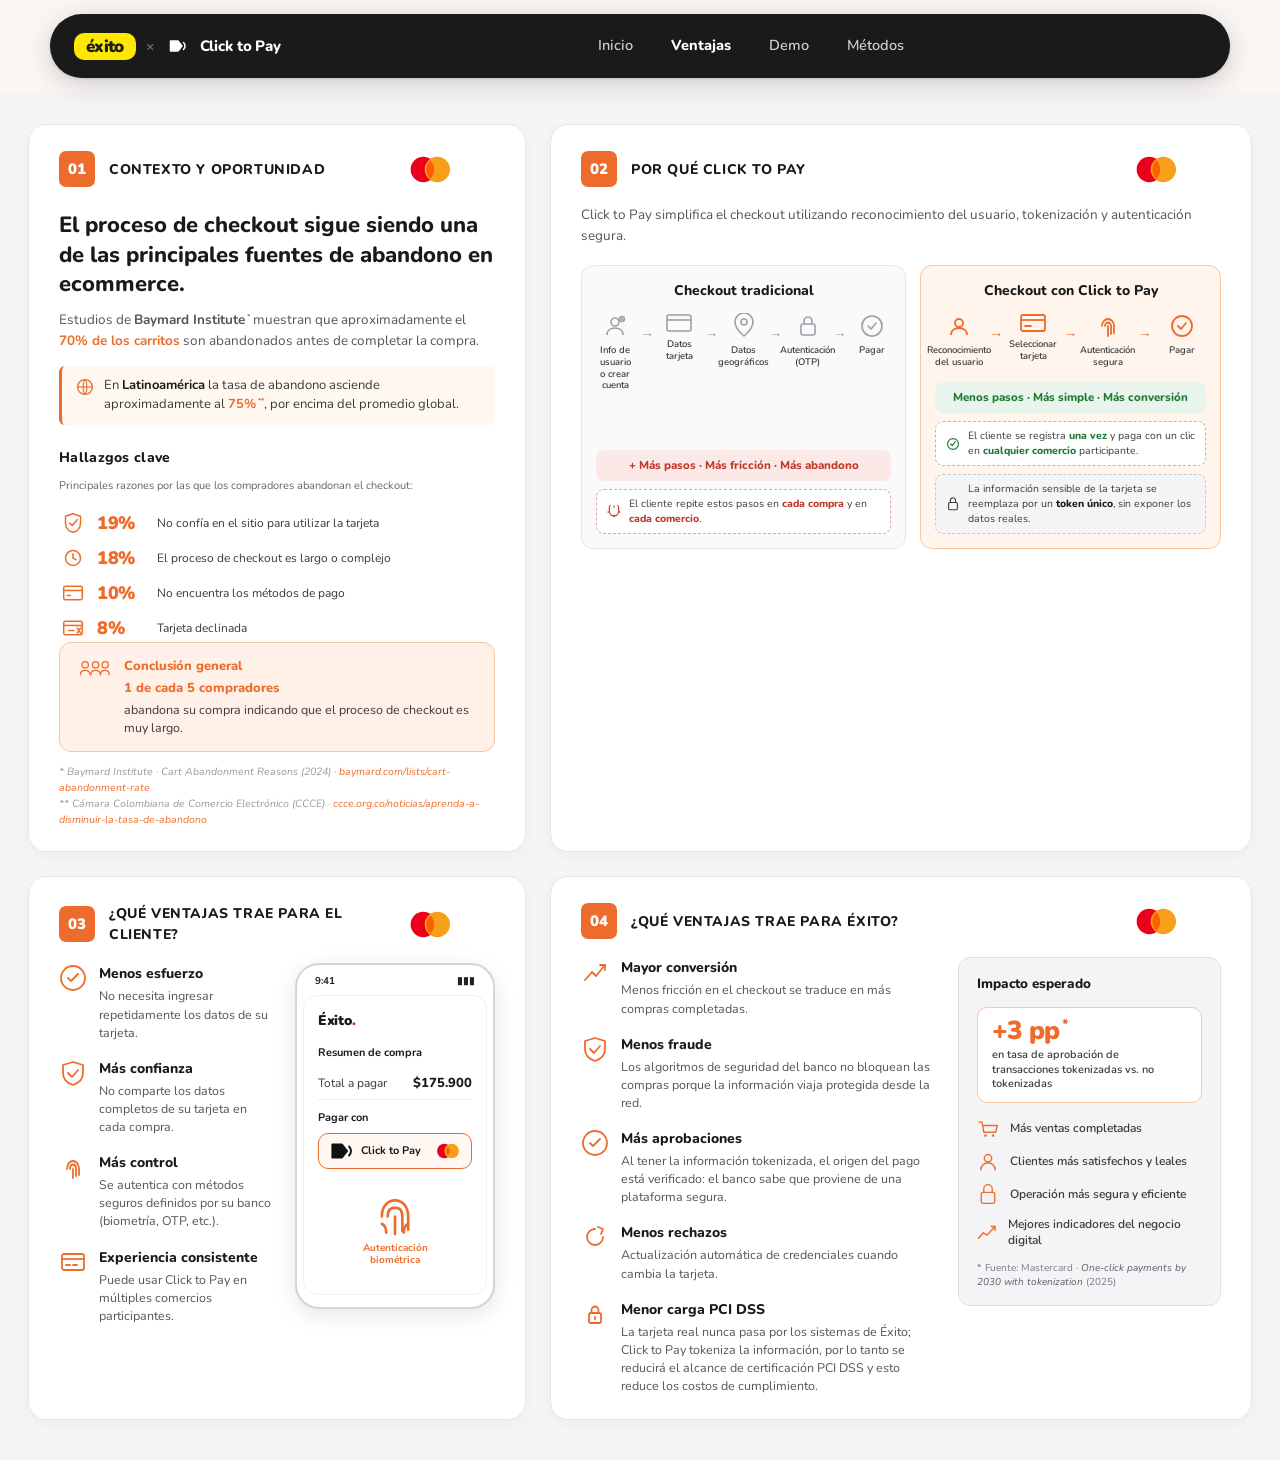
<file: ventajas.html>
<!DOCTYPE html>
<html lang="es">
<head>
<meta charset="UTF-8">
<meta name="viewport" content="width=device-width, initial-scale=1.0">
<title>Ventajas · Éxito × Click to Pay</title>
<link href="https://fonts.googleapis.com/css2?family=Nunito:wght@400;500;600;700;800;900&display=swap" rel="stylesheet">
<link rel="stylesheet" href="styles.css?v=2026060221">
</head>
<body>

<!-- ══ HEADER PRINCIPAL DE LA PRESENTACIÓN (menú general · compartido) ══ -->
<header class="site-nav">
  <div class="site-nav-inner">
    <a class="brand-lockup" href="index.html" aria-label="Inicio">
      <span class="exito-pill">éxito</span>
      <span class="brand-x">×</span>
      <span class="c2p-lockup">
        <span class="c2p-mk">
          <svg width="20" height="14" viewBox="0 0 40 28" fill="none" xmlns="http://www.w3.org/2000/svg" aria-label="Click to Pay">
            <path d="M5 4 H20 L28 14 L20 24 H5 Z" fill="#fff" stroke="#fff" stroke-width="3" stroke-linejoin="round"/>
            <path d="M31 7 C35 11 35 17 31 21" fill="none" stroke="#fff" stroke-width="3" stroke-linecap="round"/>
          </svg>
        </span>
        Click to Pay
      </span>
    </a>
    <nav class="site-links">
      <a href="index.html">Inicio</a>
      <a href="ventajas.html" class="active">Ventajas</a>
      <a href="demo.html">Demo</a>
      <a href="metodos.html">Métodos</a>
    </nav>
  </div>
</header>

<!-- ════════════════ VENTAJAS · DASHBOARD 2×2 + STRIP ════════════════ -->
<main class="vt-page">
  <div class="vt-grid">

    <!-- ╔══ 01 · CONTEXTO Y OPORTUNIDAD ══╗ -->
    <section class="vt-panel">
      <header class="vt-head">
        <span class="vt-num">01</span>
        <span class="vt-tag">CONTEXTO Y OPORTUNIDAD</span>
        <svg class="vt-mc" viewBox="0 0 64 22" fill="none" aria-label="mastercard">
          <circle cx="13" cy="11" r="9" fill="#EB001B"/>
          <circle cx="23" cy="11" r="9" fill="#F79E1B"/>
          <path d="M18 4.5 A9 9 0 0 1 18 17.5 A9 9 0 0 1 18 4.5Z" fill="#FF5F00"/>
        </svg>
      </header>

      <h2 class="vt-title">El proceso de checkout sigue siendo una de las principales fuentes de abandono en ecommerce.</h2>
      <p class="vt-lead">Estudios de <strong>Baymard Institute<a class="vt-title-fn" href="https://baymard.com/lists/cart-abandonment-rate" target="_blank" rel="noopener" aria-label="Ver fuente Baymard">*</a></strong> muestran que aproximadamente el <strong class="vt-title-hl">70% de los carritos</strong> son abandonados antes de completar la compra.</p>
      <div class="vt-latam-note">
        <svg width="18" height="18" viewBox="0 0 22 22" fill="none" aria-hidden="true">
          <circle cx="11" cy="11" r="9" stroke="#ee6c2b" stroke-width="1.6" fill="none"/>
          <path d="M2 11 H20" stroke="#ee6c2b" stroke-width="1.4"/>
          <path d="M11 2 C14 5 14 17 11 20" stroke="#ee6c2b" stroke-width="1.4" fill="none"/>
          <path d="M11 2 C8 5 8 17 11 20" stroke="#ee6c2b" stroke-width="1.4" fill="none"/>
        </svg>
        <p>En <strong>Latinoamérica</strong> la tasa de abandono asciende aproximadamente al <strong class="vt-title-hl">75%</strong><a class="vt-title-fn" href="https://ccce.org.co/noticias/aprenda-a-disminuir-la-tasa-de-abandono-en-el-ecommerce/" target="_blank" rel="noopener" aria-label="Ver fuente CCCE">**</a>, por encima del promedio global.</p>
      </div>

      <div class="vt-stats">
        <div class="vt-stats-h">Hallazgos clave</div>
        <p class="vt-stats-sub">Principales razones por las que los compradores abandonan el checkout:</p>
        <ul class="vt-stat-list">
            <li>
              <span class="vt-stat-ic" aria-hidden="true">
                <svg width="20" height="22" viewBox="0 0 24 26" fill="none"><path d="M12 2 L21 5 V13 C21 19 17 23 12 24 C7 23 3 19 3 13 V5 Z" stroke="#ee6c2b" stroke-width="1.8" fill="none" stroke-linejoin="round"/><path d="M8 13 L11 16 L17 9" stroke="#ee6c2b" stroke-width="1.8" stroke-linecap="round" stroke-linejoin="round" fill="none"/></svg>
              </span>
              <span class="vt-stat-pct">19%</span>
              <span class="vt-stat-txt">No confía en el sitio para utilizar la tarjeta</span>
            </li>
            <li>
              <span class="vt-stat-ic" aria-hidden="true">
                <svg width="20" height="22" viewBox="0 0 24 24" fill="none"><circle cx="12" cy="12" r="9" stroke="#ee6c2b" stroke-width="1.8"/><path d="M12 7 V12 L15.5 14" stroke="#ee6c2b" stroke-width="1.8" stroke-linecap="round" fill="none"/></svg>
              </span>
              <span class="vt-stat-pct">18%</span>
              <span class="vt-stat-txt">El proceso de checkout es largo o complejo</span>
            </li>
            <li>
              <span class="vt-stat-ic" aria-hidden="true">
                <svg width="22" height="22" viewBox="0 0 26 22" fill="none"><rect x="2" y="3" width="22" height="16" rx="2" stroke="#ee6c2b" stroke-width="1.8" fill="none"/><path d="M2 8 H24" stroke="#ee6c2b" stroke-width="1.8"/><path d="M6 14 H10" stroke="#ee6c2b" stroke-width="1.8" stroke-linecap="round"/></svg>
              </span>
              <span class="vt-stat-pct">10%</span>
              <span class="vt-stat-txt">No encuentra los métodos de pago</span>
            </li>
            <li>
              <span class="vt-stat-ic" aria-hidden="true">
                <svg width="22" height="22" viewBox="0 0 26 22" fill="none"><rect x="2" y="3" width="22" height="16" rx="2" stroke="#ee6c2b" stroke-width="1.8" fill="none"/><path d="M2 8 H24" stroke="#ee6c2b" stroke-width="1.8"/><path d="M8 14 L14 14" stroke="#ee6c2b" stroke-width="1.8" stroke-linecap="round"/><path d="M18 11 L22 17 M22 11 L18 17" stroke="#ee6c2b" stroke-width="1.8" stroke-linecap="round"/></svg>
              </span>
              <span class="vt-stat-pct">8%</span>
              <span class="vt-stat-txt">Tarjeta declinada</span>
            </li>
          </ul>
      </div>

      <div class="vt-callout vt-callout-orange">
        <span class="vt-callout-ic" aria-hidden="true">
          <svg width="32" height="22" viewBox="0 0 40 26" fill="none"><circle cx="9" cy="9" r="4" stroke="#ee6c2b" stroke-width="1.6"/><path d="M3 22 C3 18 5 16 9 16 C13 16 15 18 15 22" stroke="#ee6c2b" stroke-width="1.6" fill="none"/><circle cx="22" cy="9" r="4" stroke="#ee6c2b" stroke-width="1.6"/><path d="M16 22 C16 18 18 16 22 16 C26 16 28 18 28 22" stroke="#ee6c2b" stroke-width="1.6" fill="none"/><circle cx="34" cy="9" r="4" stroke="#ee6c2b" stroke-width="1.6"/><path d="M28 22 C28 18 30 16 34 16 C38 16 39 18 39 22" stroke="#ee6c2b" stroke-width="1.6" fill="none"/></svg>
        </span>
        <div>
          <strong>Conclusión general</strong>
          <p><strong>1 de cada 5 compradores</strong> abandona su compra indicando que el proceso de checkout es muy largo.</p>
        </div>
      </div>

      <div class="vt-source">
        * Baymard Institute · Cart Abandonment Reasons (2024) · <a href="https://baymard.com/lists/cart-abandonment-rate" target="_blank" rel="noopener">baymard.com/lists/cart-abandonment-rate</a><br>
        ** Cámara Colombiana de Comercio Electrónico (CCCE) · <a href="https://ccce.org.co/noticias/aprenda-a-disminuir-la-tasa-de-abandono-en-el-ecommerce/" target="_blank" rel="noopener">ccce.org.co/noticias/aprenda-a-disminuir-la-tasa-de-abandono</a>
      </div>
    </section>

    <!-- ╔══ 02 · POR QUÉ CLICK TO PAY ══╗ -->
    <section class="vt-panel">
      <header class="vt-head">
        <span class="vt-num">02</span>
        <span class="vt-tag">POR QUÉ CLICK TO PAY</span>
        <svg class="vt-mc" viewBox="0 0 64 22" fill="none" aria-label="mastercard">
          <circle cx="13" cy="11" r="9" fill="#EB001B"/>
          <circle cx="23" cy="11" r="9" fill="#F79E1B"/>
          <path d="M18 4.5 A9 9 0 0 1 18 17.5 A9 9 0 0 1 18 4.5Z" fill="#FF5F00"/>
        </svg>
      </header>

      <p class="vt-lead vt-02-lead">Click to Pay simplifica el checkout utilizando reconocimiento del usuario, tokenización y autenticación segura.</p>

      <div class="vt-compare">
        <article class="vt-compare-col vt-compare-trad">
          <h3 class="vt-compare-h">Checkout tradicional</h3>
          <div class="vt-compare-steps">
            <div class="vt-cs">
              <svg width="26" height="26" viewBox="0 0 26 26" fill="none"><circle cx="13" cy="9" r="4" stroke="#9aa0a6" stroke-width="1.6"/><path d="M5 22 C5 17 9 15 13 15 C17 15 21 17 21 22" stroke="#9aa0a6" stroke-width="1.6" fill="none"/><circle cx="20" cy="6" r="2.5" stroke="#9aa0a6" stroke-width="1.4" fill="none"/><path d="M20 4.5 V7.5 M18.5 6 H21.5" stroke="#9aa0a6" stroke-width="1.2" stroke-linecap="round"/></svg>
              <span>Info de usuario<br>o crear cuenta</span>
            </div>
            <span class="vt-cs-arrow">→</span>
            <div class="vt-cs">
              <svg width="28" height="20" viewBox="0 0 28 20" fill="none"><rect x="2" y="2" width="24" height="16" rx="2" stroke="#9aa0a6" stroke-width="1.6"/><path d="M2 7 H26" stroke="#9aa0a6" stroke-width="1.6"/></svg>
              <span>Datos<br>tarjeta</span>
            </div>
            <span class="vt-cs-arrow">→</span>
            <div class="vt-cs">
              <svg width="22" height="26" viewBox="0 0 22 26" fill="none"><path d="M11 23 C5 18 2 13 2 9 A9 9 0 0 1 20 9 C20 13 17 18 11 23 Z" stroke="#9aa0a6" stroke-width="1.6" fill="none"/><circle cx="11" cy="9" r="3" stroke="#9aa0a6" stroke-width="1.6"/></svg>
              <span>Datos<br>geográficos</span>
            </div>
            <span class="vt-cs-arrow">→</span>
            <div class="vt-cs">
              <svg width="26" height="26" viewBox="0 0 26 26" fill="none"><rect x="6" y="11" width="14" height="11" rx="2" stroke="#9aa0a6" stroke-width="1.6"/><path d="M9 11 V8 a4 4 0 0 1 8 0 V11" stroke="#9aa0a6" stroke-width="1.6" fill="none"/></svg>
              <span>Autenticación<br>(OTP)</span>
            </div>
            <span class="vt-cs-arrow">→</span>
            <div class="vt-cs">
              <svg width="26" height="26" viewBox="0 0 26 26" fill="none"><circle cx="13" cy="13" r="10" stroke="#9aa0a6" stroke-width="1.6"/><path d="M9 13 L12 16 L17 10" stroke="#9aa0a6" stroke-width="1.6" stroke-linecap="round" stroke-linejoin="round" fill="none"/></svg>
              <span>Pagar</span>
            </div>
          </div>
          <div class="vt-compare-foot vt-compare-foot-trad">+ Más pasos · Más fricción · Más abandono</div>
          <div class="vt-compare-note">
            <svg width="14" height="14" viewBox="0 0 18 18" fill="none" aria-hidden="true"><path d="M3 4 a6 6 0 0 1 12 0 V8 a6 6 0 0 1 -12 0 Z" stroke="#c0392b" stroke-width="1.5" fill="none"/><path d="M9 1 V3 M9 13 V15 M3 9 H1 M17 9 H15" stroke="#c0392b" stroke-width="1.4" stroke-linecap="round"/></svg>
            <span>El cliente repite estos pasos en <strong>cada compra</strong> y en <strong>cada comercio</strong>.</span>
          </div>
        </article>

        <article class="vt-compare-col vt-compare-c2p">
          <h3 class="vt-compare-h">Checkout con Click to Pay</h3>
          <div class="vt-compare-steps">
            <div class="vt-cs">
              <svg width="26" height="26" viewBox="0 0 26 26" fill="none"><circle cx="13" cy="10" r="4" stroke="#ee6c2b" stroke-width="1.8"/><path d="M5 22 C5 17 9 15 13 15 C17 15 21 17 21 22" stroke="#ee6c2b" stroke-width="1.8" fill="none"/></svg>
              <span>Reconocimiento<br>del usuario</span>
            </div>
            <span class="vt-cs-arrow vt-cs-arrow-c2p">→</span>
            <div class="vt-cs">
              <svg width="28" height="20" viewBox="0 0 28 20" fill="none"><rect x="2" y="2" width="24" height="16" rx="2" stroke="#ee6c2b" stroke-width="1.8"/><path d="M2 7 H26" stroke="#ee6c2b" stroke-width="1.8"/><path d="M6 13 H12" stroke="#ee6c2b" stroke-width="1.8" stroke-linecap="round"/></svg>
              <span>Seleccionar<br>tarjeta</span>
            </div>
            <span class="vt-cs-arrow vt-cs-arrow-c2p">→</span>
            <div class="vt-cs">
              <svg width="22" height="26" viewBox="0 0 22 26" fill="none"><path d="M5 13 C5 9 8 6 11 6 C14 6 17 9 17 13 V20" stroke="#ee6c2b" stroke-width="1.8" stroke-linecap="round" fill="none"/><path d="M8 13 C8 11 9.5 9.5 11 9.5 C12.5 9.5 14 11 14 13 V21" stroke="#ee6c2b" stroke-width="1.8" stroke-linecap="round" fill="none"/><path d="M11 13 V23" stroke="#ee6c2b" stroke-width="1.8" stroke-linecap="round"/></svg>
              <span>Autenticación<br>segura</span>
            </div>
            <span class="vt-cs-arrow vt-cs-arrow-c2p">→</span>
            <div class="vt-cs">
              <svg width="26" height="26" viewBox="0 0 26 26" fill="none"><circle cx="13" cy="13" r="10" stroke="#ee6c2b" stroke-width="1.8"/><path d="M9 13 L12 16 L17 10" stroke="#ee6c2b" stroke-width="1.8" stroke-linecap="round" stroke-linejoin="round" fill="none"/></svg>
              <span>Pagar</span>
            </div>
          </div>
          <div class="vt-compare-foot vt-compare-foot-c2p">Menos pasos · Más simple · Más conversión</div>
          <div class="vt-compare-note vt-compare-note-c2p">
            <svg width="14" height="14" viewBox="0 0 18 18" fill="none" aria-hidden="true"><circle cx="9" cy="9" r="7" stroke="#1f7a34" stroke-width="1.5" fill="none"/><path d="M6 9 L8 11 L12 6" stroke="#1f7a34" stroke-width="1.5" stroke-linecap="round" stroke-linejoin="round" fill="none"/></svg>
            <span>El cliente se registra <strong>una vez</strong> y paga con un clic en <strong>cualquier comercio</strong> participante.</span>
          </div>
          <div class="vt-compare-note vt-compare-note-token">
            <svg width="14" height="16" viewBox="0 0 18 22" fill="none" aria-hidden="true"><rect x="3" y="9" width="12" height="10" rx="1.6" stroke="#3a3a3c" stroke-width="1.5" fill="none"/><path d="M5.5 9 V6 a3.5 3.5 0 0 1 7 0 V9" stroke="#3a3a3c" stroke-width="1.5" fill="none" stroke-linecap="round"/></svg>
            <span>La información sensible de la tarjeta se reemplaza por un <strong>token único</strong>, sin exponer los datos reales.</span>
          </div>
        </article>
      </div>
    </section>

    <!-- ╔══ 03 · ¿QUÉ VENTAJAS TRAE PARA EL CLIENTE? ══╗ -->
    <section class="vt-panel">
      <header class="vt-head">
        <span class="vt-num">03</span>
        <span class="vt-tag">¿QUÉ VENTAJAS TRAE PARA EL CLIENTE?</span>
        <svg class="vt-mc" viewBox="0 0 64 22" fill="none" aria-label="mastercard">
          <circle cx="13" cy="11" r="9" fill="#EB001B"/>
          <circle cx="23" cy="11" r="9" fill="#F79E1B"/>
          <path d="M18 4.5 A9 9 0 0 1 18 17.5 A9 9 0 0 1 18 4.5Z" fill="#FF5F00"/>
        </svg>
      </header>

      <div class="vt-03-grid">
        <ul class="vt-bullets">
          <li>
            <svg class="vt-bullet-ic" width="28" height="28" viewBox="0 0 28 28" fill="none"><circle cx="14" cy="14" r="12" stroke="#ee6c2b" stroke-width="1.8"/><path d="M9 14 L12 17 L19 10" stroke="#ee6c2b" stroke-width="1.8" stroke-linecap="round" stroke-linejoin="round" fill="none"/></svg>
            <div>
              <strong>Menos esfuerzo</strong>
              <p>No necesita ingresar repetidamente los datos de su tarjeta.</p>
            </div>
          </li>
          <li>
            <svg class="vt-bullet-ic" width="28" height="28" viewBox="0 0 28 28" fill="none"><path d="M14 3 L24 6 V14 C24 20 20 24 14 26 C8 24 4 20 4 14 V6 Z" stroke="#ee6c2b" stroke-width="1.8" fill="none" stroke-linejoin="round"/><path d="M9 14 L13 18 L19 11" stroke="#ee6c2b" stroke-width="1.8" stroke-linecap="round" stroke-linejoin="round" fill="none"/></svg>
            <div>
              <strong>Más confianza</strong>
              <p>No comparte los datos completos de su tarjeta en cada compra.</p>
            </div>
          </li>
          <li>
            <svg class="vt-bullet-ic" width="28" height="28" viewBox="0 0 28 28" fill="none"><path d="M8 16 C8 11 11 8 14 8 C17 8 20 11 20 16 V22" stroke="#ee6c2b" stroke-width="1.8" stroke-linecap="round" fill="none"/><path d="M11 16 C11 13 12.5 11.5 14 11.5 C15.5 11.5 17 13 17 16 V23" stroke="#ee6c2b" stroke-width="1.8" stroke-linecap="round" fill="none"/><path d="M14 16 V25" stroke="#ee6c2b" stroke-width="1.8" stroke-linecap="round"/></svg>
            <div>
              <strong>Más control</strong>
              <p>Se autentica con métodos seguros definidos por su banco (biometría, OTP, etc.).</p>
            </div>
          </li>
          <li>
            <svg class="vt-bullet-ic" width="28" height="28" viewBox="0 0 28 28" fill="none"><rect x="3" y="6" width="22" height="16" rx="2" stroke="#ee6c2b" stroke-width="1.8" fill="none"/><path d="M3 11 H25" stroke="#ee6c2b" stroke-width="1.8"/><path d="M7 17 H11 M14 17 H18" stroke="#ee6c2b" stroke-width="1.8" stroke-linecap="round"/></svg>
            <div>
              <strong>Experiencia consistente</strong>
              <p>Puede usar Click to Pay en múltiples comercios participantes.</p>
            </div>
          </li>
        </ul>

        <!-- Phone mockup -->
        <div class="vt-phone">
          <div class="vt-phone-bar"><span>9:41</span><span>▮▮▮</span></div>
          <div class="vt-phone-screen">
            <div class="vt-phone-header">Éxito<em>.</em></div>
            <div class="vt-phone-section-h">Resumen de compra</div>
            <div class="vt-phone-row">
              <span>Total a pagar</span>
              <strong>$175.900</strong>
            </div>
            <div class="vt-phone-section-h">Pagar con</div>
            <div class="vt-phone-c2p-row">
              <svg width="26" height="18" viewBox="0 0 40 28" fill="none" aria-label="Click to Pay"><path d="M5 4 H20 L28 14 L20 24 H5 Z" fill="#111" stroke="#111" stroke-width="3" stroke-linejoin="round"/><path d="M31 7 C35 11 35 17 31 21" fill="none" stroke="#111" stroke-width="3" stroke-linecap="round"/></svg>
              <span>Click to Pay</span>
              <svg width="26" height="16" viewBox="0 0 34 22" fill="none" aria-label="Mastercard" style="margin-left:auto;"><circle cx="12" cy="11" r="10" fill="#EB001B"/><circle cx="22" cy="11" r="10" fill="#F79E1B"/><path d="M17 4.8 A10 10 0 0 1 17 17.2 A10 10 0 0 1 17 4.8Z" fill="#FF5F00"/></svg>
            </div>
            <div class="vt-phone-bio">
              <svg width="42" height="44" viewBox="0 0 28 30" fill="none" aria-hidden="true">
                <path d="M5 16 C5 9 9 5 14 5 C19 5 23 9 23 16 V25" stroke="#ee6c2b" stroke-width="1.8" stroke-linecap="round" fill="none"/>
                <path d="M9 16 C9 12 11 10 14 10 C17 10 19 12 19 16 V26" stroke="#ee6c2b" stroke-width="1.8" stroke-linecap="round" fill="none"/>
                <path d="M14 16 V28" stroke="#ee6c2b" stroke-width="1.8" stroke-linecap="round"/>
                <path d="M5 21 C7 22 8 24 8 27" stroke="#ee6c2b" stroke-width="1.8" stroke-linecap="round" fill="none"/>
                <path d="M23 21 C21 22 20 24 20 27" stroke="#ee6c2b" stroke-width="1.8" stroke-linecap="round" fill="none"/>
              </svg>
              <span>Autenticación<br>biométrica</span>
            </div>
          </div>
        </div>
      </div>
    </section>

    <!-- ╔══ 04 · ¿QUÉ VENTAJAS TRAE PARA ÉXITO? ══╗ -->
    <section class="vt-panel">
      <header class="vt-head">
        <span class="vt-num">04</span>
        <span class="vt-tag">¿QUÉ VENTAJAS TRAE PARA ÉXITO?</span>
        <svg class="vt-mc" viewBox="0 0 64 22" fill="none" aria-label="mastercard">
          <circle cx="13" cy="11" r="9" fill="#EB001B"/>
          <circle cx="23" cy="11" r="9" fill="#F79E1B"/>
          <path d="M18 4.5 A9 9 0 0 1 18 17.5 A9 9 0 0 1 18 4.5Z" fill="#FF5F00"/>
        </svg>
      </header>

      <div class="vt-04-grid">
        <ul class="vt-bullets">
          <li>
            <svg class="vt-bullet-ic" width="28" height="28" viewBox="0 0 28 28" fill="none"><path d="M4 22 L11 14 L15 18 L24 7" stroke="#ee6c2b" stroke-width="1.8" stroke-linecap="round" stroke-linejoin="round" fill="none"/><path d="M19 7 H24 V12" stroke="#ee6c2b" stroke-width="1.8" stroke-linecap="round" stroke-linejoin="round" fill="none"/></svg>
            <div>
              <strong>Mayor conversión</strong>
              <p>Menos fricción en el checkout se traduce en más compras completadas.</p>
            </div>
          </li>
          <li>
            <svg class="vt-bullet-ic" width="28" height="28" viewBox="0 0 28 28" fill="none"><path d="M14 3 L24 6 V14 C24 20 20 24 14 26 C8 24 4 20 4 14 V6 Z" stroke="#ee6c2b" stroke-width="1.8" fill="none" stroke-linejoin="round"/><path d="M9 14 L13 18 L19 11" stroke="#ee6c2b" stroke-width="1.8" stroke-linecap="round" stroke-linejoin="round" fill="none"/></svg>
            <div>
              <strong>Menos fraude</strong>
              <p>Los algoritmos de seguridad del banco no bloquean las compras porque la información viaja protegida desde la red.</p>
            </div>
          </li>
          <li>
            <svg class="vt-bullet-ic" width="28" height="28" viewBox="0 0 28 28" fill="none"><circle cx="14" cy="14" r="12" stroke="#ee6c2b" stroke-width="1.8"/><path d="M9 14 L12 17 L19 10" stroke="#ee6c2b" stroke-width="1.8" stroke-linecap="round" stroke-linejoin="round" fill="none"/></svg>
            <div>
              <strong>Más aprobaciones</strong>
              <p>Al tener la información tokenizada, el origen del pago está verificado: el banco sabe que proviene de una plataforma segura.</p>
            </div>
          </li>
          <li>
            <svg class="vt-bullet-ic" width="28" height="28" viewBox="0 0 28 28" fill="none"><path d="M22 14 A8 8 0 1 1 14 6" stroke="#ee6c2b" stroke-width="1.8" fill="none" stroke-linecap="round"/><path d="M17 4 L22 6 L20 11" stroke="#ee6c2b" stroke-width="1.8" stroke-linecap="round" stroke-linejoin="round" fill="none"/></svg>
            <div>
              <strong>Menos rechazos</strong>
              <p>Actualización automática de credenciales cuando cambia la tarjeta.</p>
            </div>
          </li>
          <li>
            <svg class="vt-bullet-ic" width="28" height="28" viewBox="0 0 28 28" fill="none"><rect x="8" y="13" width="12" height="10" rx="1.6" stroke="#ee6c2b" stroke-width="1.8" fill="none"/><path d="M10.5 13 V10 a3.5 3.5 0 0 1 7 0 V13" stroke="#ee6c2b" stroke-width="1.8" fill="none" stroke-linecap="round"/><path d="M14 17 V19" stroke="#ee6c2b" stroke-width="1.8" stroke-linecap="round"/></svg>
            <div>
              <strong>Menor carga PCI DSS</strong>
              <p>La tarjeta real nunca pasa por los sistemas de Éxito; Click to Pay tokeniza la información, por lo tanto se reducirá el alcance de certificación PCI DSS y esto reduce los costos de cumplimiento.</p>
            </div>
          </li>
        </ul>

        <aside class="vt-impact">
          <div class="vt-impact-h">Impacto esperado</div>
          <div class="vt-impact-hero">
            <div class="vt-impact-hero-num">+3 pp<a class="vt-title-fn" href="https://www.mastercard.com/global/en/news-and-trends/stories/2025/one-click-checkout.html" target="_blank" rel="noopener" aria-label="Ver fuente Mastercard">*</a></div>
            <div class="vt-impact-hero-desc">en tasa de aprobación de transacciones tokenizadas vs. no tokenizadas</div>
          </div>
          <ul class="vt-impact-list">
            <li>
              <svg width="22" height="22" viewBox="0 0 26 22" fill="none"><path d="M2 4 H6 L8 16 H22 L24 8 H8" stroke="#ee6c2b" stroke-width="1.6" stroke-linecap="round" stroke-linejoin="round" fill="none"/><circle cx="10" cy="20" r="1.5" fill="#ee6c2b"/><circle cx="19" cy="20" r="1.5" fill="#ee6c2b"/></svg>
              <span>Más ventas completadas</span>
            </li>
            <li>
              <svg width="22" height="22" viewBox="0 0 24 24" fill="none"><circle cx="12" cy="9" r="4" stroke="#ee6c2b" stroke-width="1.6"/><path d="M4 22 C4 17 8 14 12 14 C16 14 20 17 20 22" stroke="#ee6c2b" stroke-width="1.6" fill="none"/></svg>
              <span>Clientes más satisfechos y leales</span>
            </li>
            <li>
              <svg width="22" height="22" viewBox="0 0 22 26" fill="none"><rect x="3" y="11" width="16" height="13" rx="2" stroke="#ee6c2b" stroke-width="1.6" fill="none"/><path d="M6 11 V7 a5 5 0 0 1 10 0 V11" stroke="#ee6c2b" stroke-width="1.6" fill="none"/></svg>
              <span>Operación más segura y eficiente</span>
            </li>
            <li>
              <svg width="22" height="22" viewBox="0 0 26 22" fill="none"><path d="M2 19 L8 12 L13 15 L23 4" stroke="#ee6c2b" stroke-width="1.8" stroke-linecap="round" stroke-linejoin="round" fill="none"/><path d="M18 4 H23 V9" stroke="#ee6c2b" stroke-width="1.8" stroke-linecap="round" stroke-linejoin="round" fill="none"/></svg>
              <span>Mejores indicadores del negocio digital</span>
            </li>
          </ul>
          <div class="vt-impact-src">* Fuente: Mastercard · <em>One-click payments by 2030 with tokenization</em> (2025)</div>
        </aside>
      </div>
    </section>

  </div>

</main>

</body>
</html>
</file>
<file: styles.css>
*, *::before, *::after { box-sizing: border-box; margin: 0; padding: 0; }

  :root {
    --amarillo: #F5A800;
    --amarillo-dark: #d99300;
    --verde: #2E7D32;
    --rojo: #C62828;
    --gris-bg: #F5F5F5;
    --gris-borde: #E0E0E0;
    --gris-texto: #757575;
    --texto: #212121;
    --blanco: #FFFFFF;
    --azul-c2p: #1565C0;
    --azul-c2p-light: #E3F2FD;
    --font: 'Nunito', sans-serif;
    --shadow-card: 0 1px 4px rgba(0,0,0,0.10);
    --shadow-modal: 0 8px 40px rgba(0,0,0,0.22);
    --radius: 6px;
    --radius-lg: 10px;
  }

  body {
    font-family: var(--font);
    background: var(--gris-bg);
    color: var(--texto);
    font-size: 14px;
    line-height: 1.5;
    min-height: 100vh;
  }

  /* ── HEADER ── */
  .header {
    background: var(--amarillo);
    padding: 10px 24px 12px;
    display: flex;
    flex-direction: column;
    gap: 11px;
    position: static;
    z-index: 100;
    box-shadow: 0 2px 6px rgba(0,0,0,0.12);
  }
  .header-row { display:flex; align-items:center; gap:12px 16px; flex-wrap:wrap; }
  .header .uc-pills { gap:22px; flex-wrap:wrap; }
  .header .header-right { margin-left:auto; }

  /* Casos de uso como texto plano (estilo "Pago seguro", sin color de fondo) */
  .header .uc-pill { border:none; background:transparent; border-radius:0; padding:4px 0; font-size:14px; font-weight:700; color:rgba(33,33,33,.55); gap:7px; }
  .header .uc-pill.active { background:transparent; border:none; color:#111; text-decoration:underline; text-underline-offset:5px; text-decoration-thickness:2px; }
  .header .uc-pill.active .uc-ico { background:transparent; }
  .sim-caption { max-width:1100px; margin:0 auto; padding:12px 16px 0; }
  .sim-caption .flow-caption { margin:0; }

  /* ══ HEADER PRINCIPAL DE LA PRESENTACIÓN (menú general · ajeno al demo) ══ */
  html { scroll-behavior:smooth; }
  [id] { scroll-margin-top:80px; }
  /* Header global · píldora Mastercard sobre barra translúcida edge-to-edge (no se solapa con el contenido) */
  .site-nav { position:sticky; top:0; z-index:300; padding:14px 20px; background:rgba(250, 247, 244, .82); backdrop-filter:saturate(180%) blur(16px); -webkit-backdrop-filter:saturate(180%) blur(16px); border-bottom:none; }
  .site-nav-inner { max-width:1180px; margin:0 auto; min-height:64px; display:flex; align-items:center; gap:16px; padding:6px 24px; flex-wrap:wrap; background:#1a1a1a; border-radius:999px; box-shadow:0 6px 28px rgba(0,0,0,.18), 0 1px 3px rgba(0,0,0,.12); }
  .brand-lockup { display:flex; align-items:center; gap:10px; text-decoration:none; }
  .exito-pill { background:#FFE800; color:#1d1d1f; font-weight:900; font-size:17px; letter-spacing:-.04em; padding:5px 12px; border-radius:10px; line-height:1; }
  .brand-x { color:#6e6e73; font-weight:700; font-size:14px; }
  .c2p-lockup { display:inline-flex; align-items:center; gap:8px; font-weight:800; font-size:15px; color:#fff; white-space:nowrap; letter-spacing:-.01em; }
  .c2p-lockup .c2p-mk { width:28px; height:28px; border-radius:8px; background:#1a1a1a; display:grid; place-items:center; flex-shrink:0; }
  .site-links { display:flex; gap:2px; margin:0 auto; flex-wrap:wrap; }
  .site-links a { font-size:14.5px; font-weight:600; color:rgba(255,255,255,.78); text-decoration:none; padding:9px 18px; border-radius:999px; transition:background .15s, color .15s; }
  .site-links a:hover { background:rgba(255,255,255,.08); color:#fff; }
  .site-links a.active { font-weight:800; color:#fff; }

  /* En la página Demo: header amarillo de Éxito también sticky, justo debajo del pill */
  #demo > .header { position:sticky; top:92px; z-index:280; }

  /* ── Secciones placeholder (Inicio / Ventajas / Métodos) ── */
  .pres-section { max-width:1100px; margin:0 auto; padding:52px 24px; }
  .pres-section .eyebrow { display:inline-block; font-size:11px; font-weight:800; letter-spacing:.14em; text-transform:uppercase; color:#8a6d00; background:#FFE800; padding:6px 12px; border-radius:999px; margin-bottom:14px; }
  .pres-section h2 { font-size:30px; font-weight:800; letter-spacing:-.02em; margin:0 0 12px; color:#1d1d1f; }
  .pres-ph { color:#9a9aa3; font-size:14px; font-weight:600; border:1.5px dashed #d4d4dc; border-radius:14px; padding:34px; text-align:center; background:#fafafb; }

  /* ══ BARRA DEL SIMULADOR (control del demo) ══ */
  .demo-bar { background:#f7f7f9; border-bottom:1px solid #e6e6ea; padding:16px 24px; }
  .demo-bar-inner { max-width:1100px; margin:0 auto; }
  .sim-label { font-size:12px; font-weight:800; letter-spacing:.4px; text-transform:uppercase; color:#8a8a93; margin-bottom:11px; }
  .uc-pills { display:flex; gap:10px; flex-wrap:wrap; }
  .uc-pill { border:1px solid #e0e0e6; background:#fff; border-radius:999px; padding:9px 16px; font-size:13px; font-weight:700; font-family:var(--font); cursor:pointer; color:#3a3a42; display:flex; align-items:center; gap:8px; transition:all .15s; }
  .uc-pill:hover { border-color:#bdbdbd; }
  .uc-pill .uc-ico { width:22px; height:22px; border-radius:7px; background:#f0f0f3; display:grid; place-items:center; font-size:12px; }
  .uc-pill.active { background:#111; color:#fff; border-color:#111; }
  .uc-pill.active .uc-ico { background:#333; }
  .demo-bar .flow-caption { margin:13px 0 0; }

  /* ══ DISCLOSURE DE DATOS · CX Guide (data disclosure / PII) ══ */
  .disc-head { display:flex; align-items:center; gap:12px; padding:14px 20px; cursor:pointer; }
  .disc-head:hover { background:#FAFAFA; }
  .disc-ico { width:30px; flex-shrink:0; display:flex; align-items:center; }
  .disc-head h2 { font-size:14px; font-weight:700; color:var(--texto); margin:0; }
  .disc-chevron { margin-left:auto; color:#BDBDBD; font-size:13px; transition:transform .2s; }
  .c2p-disclosure.open .disc-chevron { transform:rotate(180deg); }
  .disc-body { display:none; padding:0 20px 18px; border-top:1px solid #EEE; }
  .c2p-disclosure.open .disc-body { display:block; }
  .disc-lead { font-size:13px; color:#444; line-height:1.55; padding-top:14px; margin:0 0 12px; }
  .disc-list { list-style:none; padding:0; margin:0 0 14px; display:flex; flex-direction:column; gap:9px; }
  .disc-list li { font-size:12.5px; color:#555; line-height:1.5; padding-left:20px; position:relative; }
  .disc-list li::before { content:""; position:absolute; left:0; top:5px; width:8px; height:8px; border-radius:2px; background:var(--azul-c2p); }
  .disc-list b { color:var(--texto); }
  .disc-links { display:flex; gap:9px; align-items:center; font-size:12px; padding-top:4px; border-top:1px dashed #eee; margin-top:2px; padding-top:12px; }
  .disc-links a { color:var(--azul-c2p); text-decoration:none; font-weight:700; }
  .disc-links a:hover { text-decoration:underline; }
  .disc-links span { color:#ccc; }

  /* ══ Link informativo + POPUP "Bienvenido a Click to Pay" (CX Guide · product education) ══ */
  .info-pii { position:relative; margin-top:7px; }
  .info-link { font-size:13px; font-weight:600; color:#1a1a1a; cursor:pointer; text-decoration:none; }
  .info-link u { text-decoration:underline; }
  .info-link:hover { color:#000; }
  .info-i { display:inline-grid; place-items:center; width:18px; height:18px; border-radius:50%; border:none; background:#2E5E3A; color:#fff; font-size:11px; font-weight:800; font-style:italic; cursor:pointer; padding:0; margin-left:6px; vertical-align:middle; font-family:var(--font); }
  .info-i:hover { background:#24492e; }
  .card-contact { overflow:visible; }
  .card-contact .card-head { border-radius:var(--radius-lg) var(--radius-lg) 0 0; }
  .info-tip { display:none; position:fixed; z-index:500; background:#F2F2F2; color:#222; border-radius:10px; box-shadow:0 12px 32px rgba(0,0,0,.22); padding:16px 18px; font-size:13.5px; line-height:1.5; width:380px; max-width:90vw; }
  .info-tip.show { display:block; }
  .info-tip::before { content:""; position:absolute; top:-8px; left:var(--tip-arrow,40px); width:0; height:0; border-left:8px solid transparent; border-right:8px solid transparent; border-bottom:8px solid #F2F2F2; }
  .welcome-overlay { display:none; position:fixed; inset:0; background:rgba(0,0,0,.5); z-index:600; align-items:center; justify-content:center; padding:20px; }
  .welcome-overlay.open { display:flex; }
  .welcome-modal { background:#fff; border-radius:16px; width:380px; max-width:96vw; max-height:92vh; overflow-y:auto; padding:32px 30px 28px; box-shadow:var(--shadow-modal); animation:fadeIn .2s ease; }
  .welcome-title { font-size:34px; font-weight:800; line-height:1.04; letter-spacing:-.02em; margin:0 0 16px; color:#111; }
  .welcome-title span { color:#EE4823; }
  .welcome-sub { font-size:15px; color:#333; line-height:1.45; margin:0 0 18px; font-weight:500; }
  .welcome-nets { display:flex; align-items:center; gap:7px; margin-bottom:20px; }
  .wn-sep { width:1px; height:20px; background:#ccc; margin:0 3px; }
  .wn-ph { width:30px; height:21px; border-radius:4px; background:#E4E4E7; }
  .welcome-list { list-style:none; padding:0; margin:0 0 24px; display:flex; flex-direction:column; gap:15px; }
  .welcome-list li { font-size:15px; color:#222; line-height:1.4; padding-left:18px; position:relative; font-weight:500; }
  .welcome-list li::before { content:"•"; position:absolute; left:2px; top:-2px; color:#222; font-size:20px; }
  .welcome-ok { width:100%; background:#111; color:#fff; border:none; border-radius:999px; padding:15px; font-size:16px; font-weight:800; font-family:var(--font); cursor:pointer; }
  .welcome-ok:hover { background:#333; }

  /* ── Icono de info por campo + tooltip de disclosure (CX Guide · PII) ── */
  .field-info { width:16px; height:16px; border-radius:50%; border:none; background:#9aa0a6; color:#fff; font-size:10px; font-weight:800; font-style:italic; cursor:pointer; line-height:16px; padding:0; margin-left:6px; vertical-align:middle; font-family:var(--font); text-align:center; }
  .field-info:hover { background:#6b7178; }
  .field-tip { display:none; position:relative; background:#fff; border:1px solid #e0e0e0; border-radius:10px; box-shadow:0 8px 26px rgba(0,0,0,.16); padding:13px 15px; font-size:12.5px; color:#444; line-height:1.5; margin:9px 0 12px; }
  .field-tip.show { display:block; }
  .field-tip::before { content:""; position:absolute; top:-7px; left:22px; width:12px; height:12px; background:#fff; border-left:1px solid #e0e0e0; border-top:1px solid #e0e0e0; transform:rotate(45deg); }
  .header-logo {
    font-size: 28px;
    font-weight: 800;
    color: var(--texto);
    letter-spacing: -1.5px;
    text-decoration: none;
    line-height: 1;
  }
  .header-logo em { color: var(--rojo); font-style: normal; }
  .header-sep { width: 1px; height: 28px; background: rgba(0,0,0,0.18); }
  .header-title { font-size: 15px; font-weight: 700; color: var(--texto); }
  .header-right {
    margin-left: auto;
    display: flex;
    align-items: center;
    gap: 6px;
    font-size: 12px;
    font-weight: 600;
    color: #444;
  }
  .lock-icon { font-size: 14px; }

  /* ── BREADCRUMB ── */
  .breadcrumb-bar {
    background: var(--blanco);
    border-bottom: 1px solid var(--gris-borde);
    padding: 10px 24px;
  }
  .breadcrumb {
    max-width: 1100px;
    margin: 0 auto;
    display: flex;
    align-items: center;
    gap: 0;
    font-size: 13px;
  }
  .bc-item { color: var(--gris-texto); }
  .bc-item.active { color: var(--amarillo-dark); font-weight: 700; }
  .bc-sep { color: #CCC; margin: 0 8px; font-size: 12px; }

  /* ── LAYOUT ── */
  .page-wrap {
    max-width: 1100px;
    margin: 20px auto;
    padding: 0 16px 40px;
    display: grid;
    grid-template-columns: 1fr 360px;
    gap: 18px;
    align-items: start;
  }

  /* ── CARDS ── */
  .card {
    background: var(--blanco);
    border-radius: var(--radius-lg);
    box-shadow: var(--shadow-card);
    border: 1px solid var(--gris-borde);
    overflow: hidden;
    margin-bottom: 16px;
  }
  .card:last-child { margin-bottom: 0; }

  .card-head {
    background: #FAFAFA;
    border-bottom: 1px solid var(--gris-borde);
    padding: 14px 20px;
    display: flex;
    align-items: center;
    gap: 10px;
  }
  .step-num {
    width: 26px; height: 26px;
    border-radius: 50%;
    background: var(--amarillo);
    font-size: 13px;
    font-weight: 800;
    color: var(--texto);
    display: flex; align-items: center; justify-content: center;
    flex-shrink: 0;
  }
  .step-num.done { background: var(--verde); color: #fff; }
  .card-head h2 { font-size: 15px; font-weight: 700; }
  .card-body { padding: 20px; }

  /* ── CONTACT DONE ── */
  .contact-done {
    display: flex;
    align-items: center;
    gap: 12px;
    padding: 2px 0;
  }
  .avatar {
    width: 36px; height: 36px;
    border-radius: 50%;
    background: #FFF3CD;
    font-size: 13px;
    font-weight: 800;
    color: #B45309;
    display: flex; align-items: center; justify-content: center;
    flex-shrink: 0;
  }
  .contact-name { font-size: 14px; font-weight: 700; }
  .contact-email { font-size: 12px; color: var(--gris-texto); }
  .badge-done {
    margin-left: auto;
    background: #E8F5E9;
    color: var(--verde);
    font-size: 11px;
    font-weight: 700;
    padding: 3px 10px;
    border-radius: 20px;
    border: 1px solid #C8E6C9;
  }

  /* ── FLOW DEMO TABS ── */
  .demo-label {
    font-size: 11px;
    font-weight: 700;
    color: var(--gris-texto);
    text-transform: uppercase;
    letter-spacing: 0.6px;
    margin-bottom: 8px;
  }
  .flow-tabs {
    display: flex;
    gap: 6px;
    margin-bottom: 18px;
    background: #F5F5F5;
    padding: 4px;
    border-radius: var(--radius);
  }
  .flow-tab {
    flex: 1;
    padding: 6px 4px;
    font-size: 11px;
    font-weight: 700;
    font-family: var(--font);
    border: none;
    border-radius: 4px;
    background: transparent;
    cursor: pointer;
    text-align: center;
    color: var(--gris-texto);
    transition: all 0.15s;
    line-height: 1.3;
  }
  .flow-tab.active {
    background: var(--blanco);
    color: var(--texto);
    box-shadow: 0 1px 3px rgba(0,0,0,0.12);
  }

  /* ── FORM FIELDS ── */
  .field { margin-bottom: 14px; }
  .field label {
    display: block;
    font-size: 12px;
    font-weight: 700;
    color: #555;
    margin-bottom: 5px;
    text-transform: uppercase;
    letter-spacing: 0.4px;
  }
  .field input, .field select {
    width: 100%;
    border: 1px solid #BDBDBD;
    border-radius: var(--radius);
    padding: 10px 12px;
    font-size: 14px;
    font-family: var(--font);
    color: var(--texto);
    outline: none;
    transition: border-color 0.15s;
    background: var(--blanco);
  }
  .field input:focus { border-color: var(--amarillo-dark); box-shadow: 0 0 0 3px rgba(245,168,0,0.15); }
  .field-row { display: grid; grid-template-columns: 1fr 1fr; gap: 12px; }
  .field-relative { position: relative; }
  .field-relative input { padding-right: 80px; }
  .field-brands {
    position: absolute;
    right: 10px; top: 50%;
    transform: translateY(-50%);
    display: flex;
    gap: 3px;
  }

  /* ── DIVIDER ── */
  .divider {
    display: flex;
    align-items: center;
    gap: 10px;
    margin: 18px 0;
  }
  .div-line { flex: 1; height: 1px; background: #E0E0E0; }
  .div-text { font-size: 12px; color: #9E9E9E; font-weight: 600; white-space: nowrap; }

  /* ── CLICK TO PAY BUTTON (EMVCo spec) ── */
  .c2p-trigger-wrap { margin-bottom: 6px; }
  .c2p-btn {
    width: 100%;
    background: var(--blanco);
    border: 1.5px solid #BDBDBD;
    border-radius: var(--radius);
    padding: 11px 16px;
    cursor: pointer;
    display: flex;
    align-items: center;
    gap: 10px;
    transition: all 0.15s;
    font-family: var(--font);
  }
  .c2p-btn:hover { border-color: var(--azul-c2p); background: var(--azul-c2p-light); }

  /* Click to Pay icon (EMVCo pentagon + arrow) */
  .c2p-icon-svg { flex-shrink: 0; }
  .c2p-vertical-sep {
    width: 1px;
    height: 26px;
    background: #BDBDBD;
    flex-shrink: 0;
  }
  .c2p-network-marks {
    display: flex;
    align-items: center;
    gap: 5px;
    flex: 1;
  }
  .net-logo {
    height: 22px;
    border-radius: 3px;
    display: flex;
    align-items: center;
    justify-content: center;
    padding: 2px 5px;
    font-size: 8px;
    font-weight: 800;
    letter-spacing: 0.3px;
    flex-shrink: 0;
  }
  .net-mc { background: #EB001B; color: #fff; width: 28px; border-radius: 14px; position: relative; overflow: visible; }
  .net-visa { background: #1A1F71; color: #fff; padding: 2px 6px; }
  .net-amex { background: #007BC1; color: #fff; }
  .net-disc { background: #FF6600; color: #fff; }
  .c2p-label { font-size: 13px; font-weight: 700; color: #222; margin-left: 2px; }

  .c2p-learn {
    text-align: center;
    font-size: 11px;
    color: #9E9E9E;
    margin-top: 6px;
  }
  .c2p-learn a { color: var(--azul-c2p); text-decoration: none; font-weight: 600; }

  /* ── MANUAL CARD MINI BRANDS ── */
  .mini-brand {
    height: 18px;
    border-radius: 2px;
    padding: 1px 4px;
    font-size: 7px;
    font-weight: 800;
  }

  /* ── CHECKBOX ── */
  .check-row {
    display: flex;
    align-items: center;
    gap: 8px;
    margin: 12px 0;
  }
  .check-row input[type=checkbox] {
    width: 16px; height: 16px;
    accent-color: var(--amarillo);
    cursor: pointer;
    flex-shrink: 0;
  }
  .check-row label { font-size: 13px; color: #555; cursor: pointer; font-weight: 500; }

  /* ── SUBMIT ── */
  .btn-pay {
    width: 100%;
    background: var(--amarillo);
    border: none;
    border-radius: var(--radius);
    padding: 14px;
    font-size: 16px;
    font-weight: 800;
    font-family: var(--font);
    color: var(--texto);
    cursor: pointer;
    transition: background 0.15s;
    letter-spacing: 0.2px;
  }
  .btn-pay:hover { background: var(--amarillo-dark); }
  .ssl-note {
    display: flex;
    align-items: center;
    justify-content: center;
    gap: 5px;
    margin-top: 10px;
    font-size: 11px;
    color: var(--gris-texto);
    font-weight: 600;
  }

  /* ── ORDER SUMMARY ── */
  .order-item {
    display: flex;
    gap: 12px;
    padding: 12px 0;
    border-bottom: 1px dashed #EEE;
  }
  .order-item:last-child { border-bottom: none; }
  .item-img {
    width: 52px; height: 52px;
    border-radius: 6px;
    background: #F5F5F5;
    border: 1px solid #EEE;
    display: flex; align-items: center; justify-content: center;
    font-size: 24px;
    flex-shrink: 0;
  }
  .item-name { font-size: 13px; font-weight: 600; line-height: 1.3; color: var(--texto); }
  .item-qty { font-size: 11px; color: var(--gris-texto); margin-top: 3px; }
  .item-price { font-size: 14px; font-weight: 700; white-space: nowrap; margin-left: auto; padding-top: 2px; }

  .totals { margin-top: 4px; padding-top: 12px; border-top: 1px solid var(--gris-borde); }
  .total-row {
    display: flex;
    justify-content: space-between;
    font-size: 13px;
    color: #555;
    padding: 4px 0;
  }
  .total-row.big {
    font-size: 17px;
    font-weight: 800;
    color: var(--texto);
    margin-top: 8px;
    padding-top: 10px;
    border-top: 2px solid var(--gris-borde);
  }
  .green { color: var(--verde); font-weight: 700; }
  .cuotas-badge {
    display: inline-block;
    background: #FFF8E1;
    border: 1px solid #FFD54F;
    border-radius: 4px;
    font-size: 11px;
    font-weight: 700;
    color: #B45309;
    padding: 2px 8px;
    margin-top: 6px;
  }

  .delivery-block {
    background: #E8F5E9;
    border-radius: var(--radius);
    border-left: 3px solid var(--verde);
    padding: 10px 12px;
    font-size: 12px;
    margin-top: 14px;
  }
  .delivery-block strong { color: var(--verde); }

  .security-row {
    display: flex;
    gap: 8px;
    flex-wrap: wrap;
    margin-top: 14px;
    justify-content: center;
  }
  .sec-badge {
    display: flex;
    align-items: center;
    gap: 4px;
    background: #FAFAFA;
    border: 1px solid #EEE;
    border-radius: 20px;
    padding: 4px 10px;
    font-size: 11px;
    color: #666;
    font-weight: 600;
  }


  /* ══════════════════════════════════════
     CLICK TO PAY MODAL  (EMVCo CX spec)
  ══════════════════════════════════════ */
  .c2p-overlay {
    display: none;
    position: fixed;
    inset: 0;
    background: rgba(0,0,0,0.55);
    z-index: 500;
    align-items: center;
    justify-content: center;
  }
  .c2p-overlay.open { display: flex; }

  /* Panel inline (no popup) */
  #c2p-inline-host { display: none; margin: 8px 0 4px; }
  .c2p-modal {
    background: var(--blanco);
    border: 1px solid var(--gris-borde);
    border-radius: 10px;
    width: 100%;
    overflow: hidden;
    box-shadow: 0 2px 12px rgba(0,0,0,0.07);
    animation: fadeIn .2s ease;
  }
  @keyframes fadeIn { from { opacity: 0; transform: translateY(-4px); } to { opacity: 1; transform: none; } }
  @keyframes slideUp {
    from { transform: translateY(18px); opacity: 0; }
    to   { transform: translateY(0);    opacity: 1; }
  }

  /* Modal header — white with C2P icon + networks (EMVCo spec) */
  .c2p-modal-header {
    padding: 18px 20px 14px;
    border-bottom: 1px solid var(--gris-borde);
    display: flex;
    align-items: center;
    gap: 10px;
    position: static;
    background: #FAFAFA;
    z-index: 10;
  }
  .c2p-modal-header .c2p-icon-svg { flex-shrink: 0; }
  .c2p-modal-header .c2p-vertical-sep { background: #BDBDBD; }
  .modal-nets { display: flex; align-items: center; gap: 5px; }
  .modal-merchant { margin-left: auto; text-align: right; }
  .modal-merchant-name { font-size: 12px; font-weight: 700; color: #555; }
  .modal-merchant-sub { font-size: 11px; color: #9E9E9E; }
  .c2p-close {
    margin-left: 12px;
    width: 28px; height: 28px;
    border-radius: 50%;
    border: 1px solid var(--gris-borde);
    background: var(--blanco);
    cursor: pointer;
    font-size: 14px;
    color: #757575;
    display: flex; align-items: center; justify-content: center;
    flex-shrink: 0;
    font-family: var(--font);
    transition: background 0.12s;
  }
  .c2p-close:hover { background: #F5F5F5; }

  /* Progress steps */
  .c2p-progress {
    display: flex;
    gap: 4px;
    padding: 12px 20px 0;
  }
  .c2p-prog-step {
    flex: 1;
    height: 3px;
    border-radius: 2px;
    background: #E0E0E0;
    transition: background 0.3s;
  }
  .c2p-prog-step.done { background: var(--azul-c2p); }

  .c2p-modal-body { padding: 20px; }

  /* Steps */
  .c2p-step { display: none; }
  .c2p-step.active { display: block; }

  .c2p-step-title {
    font-size: 17px;
    font-weight: 800;
    color: var(--texto);
    margin-bottom: 4px;
  }
  .c2p-step-desc {
    font-size: 13px;
    color: var(--gris-texto);
    margin-bottom: 18px;
    line-height: 1.5;
    font-weight: 500;
  }

  /* Recognized user banner */
  .recog-banner {
    background: var(--azul-c2p-light);
    border: 1px solid #BBDEFB;
    border-radius: var(--radius);
    padding: 11px 14px;
    display: flex;
    align-items: center;
    gap: 10px;
    margin-bottom: 18px;
  }
  .recog-icon { font-size: 22px; line-height: 1; }
  .recog-title { font-size: 13px; font-weight: 700; color: #0D47A1; }
  .recog-sub { font-size: 11px; color: #1565C0; }

  /* Card list */
  .card-list { display: flex; flex-direction: column; gap: 8px; margin-bottom: 16px; }
  .c2p-card-item {
    border: 1.5px solid var(--gris-borde);
    border-radius: var(--radius-lg);
    padding: 12px 14px;
    cursor: pointer;
    display: flex;
    align-items: center;
    gap: 12px;
    transition: all 0.15s;
    background: #FAFAFA;
  }
  .c2p-card-item:hover { border-color: var(--azul-c2p); background: var(--azul-c2p-light); }
  .c2p-card-item.sel { border-color: var(--azul-c2p); background: var(--azul-c2p-light); }

  .card-art {
    width: 48px; height: 30px;
    border-radius: 5px;
    display: flex; align-items: center; justify-content: center;
    font-size: 8px;
    font-weight: 800;
    flex-shrink: 0;
  }
  .ca-mc {
    background: linear-gradient(135deg, #EB001B 0%, #F79E1B 50%, #F79E1B 100%);
    color: #fff;
    letter-spacing: 0.2px;
  }
  .ca-visa { background: #1A1F71; color: #fff; }
  .ca-amex { background: #007BC1; color: #fff; }

  .c2p-card-info { flex: 1; }
  .c2p-card-name { font-size: 13px; font-weight: 700; color: var(--texto); }
  .c2p-card-num { font-size: 12px; color: var(--gris-texto); font-weight: 500; }
  .c2p-card-exp { font-size: 11px; color: #BDBDBD; }

  .radio-circle {
    width: 20px; height: 20px;
    border-radius: 50%;
    border: 2px solid #BDBDBD;
    display: flex; align-items: center; justify-content: center;
    flex-shrink: 0;
    transition: border-color 0.15s;
  }
  .c2p-card-item.sel .radio-circle { border-color: var(--azul-c2p); }
  .radio-dot {
    width: 10px; height: 10px;
    border-radius: 50%;
    background: var(--azul-c2p);
    opacity: 0;
    transition: opacity 0.15s;
  }
  .c2p-card-item.sel .radio-dot { opacity: 1; }

  .c2p-add-card {
    text-align: center;
    font-size: 13px;
    color: var(--azul-c2p);
    font-weight: 700;
    cursor: pointer;
    margin-bottom: 14px;
    padding: 6px;
  }
  .c2p-add-card:hover { text-decoration: underline; }

  /* CVV mini */
  .cvv-section { margin-bottom: 16px; }
  .cvv-section label {
    font-size: 12px;
    font-weight: 700;
    color: #555;
    text-transform: uppercase;
    letter-spacing: 0.4px;
    margin-bottom: 6px;
    display: block;
  }
  .cvv-wrap { display: flex; align-items: center; gap: 10px; }
  .cvv-wrap input {
    width: 96px;
    border: 1px solid #BDBDBD;
    border-radius: var(--radius);
    padding: 9px 14px;
    font-size: 16px;
    letter-spacing: 4px;
    text-align: center;
    font-family: var(--font);
    outline: none;
  }
  .cvv-wrap input:focus { border-color: var(--azul-c2p); }
  .cvv-hint { font-size: 11px; color: #9E9E9E; font-weight: 500; line-height: 1.4; }

  /* Buttons */
  .btn-c2p-primary {
    width: 100%;
    background: var(--azul-c2p);
    border: none;
    border-radius: var(--radius);
    padding: 13px;
    font-size: 15px;
    font-weight: 800;
    font-family: var(--font);
    color: var(--blanco);
    cursor: pointer;
    transition: background 0.15s;
  }
  .btn-c2p-primary:hover { background: #0D47A1; }
  .btn-c2p-success {
    background: var(--verde);
  }
  .btn-c2p-success:hover { background: #1B5E20; }

  .not-you {
    text-align: center;
    margin-top: 12px;
    font-size: 12px;
    color: #9E9E9E;
    font-weight: 500;
  }
  .not-you a { color: var(--azul-c2p); cursor: pointer; font-weight: 700; text-decoration: none; }
  .not-you a:hover { text-decoration: underline; }

  /* OTP */
  .otp-via { display: flex; gap: 8px; margin-bottom: 16px; }
  .via-btn {
    flex: 1;
    border: 1.5px solid #E0E0E0;
    border-radius: var(--radius);
    padding: 9px 6px;
    background: var(--blanco);
    cursor: pointer;
    text-align: center;
    font-size: 11px;
    font-weight: 700;
    color: #757575;
    transition: all 0.15s;
    font-family: var(--font);
    line-height: 1.4;
  }
  .via-btn.sel { border-color: var(--azul-c2p); background: var(--azul-c2p-light); color: var(--azul-c2p); }
  .via-icon { font-size: 18px; display: block; margin-bottom: 2px; }

  .otp-boxes {
    display: flex;
    gap: 8px;
    justify-content: center;
    margin: 20px 0;
  }
  .otp-box {
    width: 44px; height: 50px;
    border: 2px solid #E0E0E0;
    border-radius: var(--radius);
    font-size: 22px;
    font-weight: 800;
    text-align: center;
    color: var(--texto);
    font-family: var(--font);
    outline: none;
    background: #FAFAFA;
    transition: all 0.15s;
    -moz-appearance: textfield;
  }
  .otp-box:focus { border-color: var(--azul-c2p); background: var(--blanco); box-shadow: 0 0 0 3px rgba(21,101,192,0.12); }
  .otp-box.filled { border-color: var(--verde); background: #E8F5E9; }
  .otp-box::-webkit-inner-spin-button, .otp-box::-webkit-outer-spin-button { -webkit-appearance: none; }

  .otp-resend {
    text-align: center;
    font-size: 12px;
    color: #9E9E9E;
    margin-bottom: 18px;
    font-weight: 500;
  }
  .otp-resend a { color: var(--azul-c2p); cursor: pointer; font-weight: 700; }

  .c2p-legal {
    font-size: 11px;
    color: #BDBDBD;
    text-align: center;
    margin-top: 14px;
    line-height: 1.6;
    font-weight: 500;
  }
  .c2p-legal a { color: var(--azul-c2p); text-decoration: none; }

  /* New user form in modal */
  .modal-field { margin-bottom: 12px; }
  .modal-field label {
    display: block;
    font-size: 11px;
    font-weight: 700;
    color: #757575;
    text-transform: uppercase;
    letter-spacing: 0.5px;
    margin-bottom: 5px;
  }
  .modal-field input, .modal-field select {
    width: 100%;
    border: 1px solid #BDBDBD;
    border-radius: var(--radius);
    padding: 10px 12px;
    font-size: 14px;
    font-family: var(--font);
    color: var(--texto);
    outline: none;
  }
  .modal-field input:focus { border-color: var(--azul-c2p); }
  .modal-field-row { display: grid; grid-template-columns: 1fr 1fr; gap: 10px; }
  .phone-row { display: grid; grid-template-columns: 80px 1fr; gap: 8px; }

  /* Success */
  .success-wrap { text-align: center; padding: 8px 0; }
  .success-circle {
    width: 72px; height: 72px;
    border-radius: 50%;
    background: #E8F5E9;
    border: 3px solid var(--verde);
    display: flex; align-items: center; justify-content: center;
    font-size: 34px;
    margin: 0 auto 16px;
  }
  .success-title { font-size: 20px; font-weight: 800; margin-bottom: 6px; }
  .success-desc { font-size: 13px; color: var(--gris-texto); margin-bottom: 18px; line-height: 1.6; font-weight: 500; }
  .success-chip {
    display: inline-flex;
    align-items: center;
    gap: 10px;
    background: #F5F5F5;
    border: 1px solid #E0E0E0;
    border-radius: 8px;
    padding: 10px 14px;
    margin-bottom: 16px;
  }
  .success-amount { font-size: 22px; font-weight: 800; color: var(--texto); }
  .success-order { font-size: 12px; color: var(--gris-texto); margin-bottom: 20px; font-weight: 500; }
  .success-order strong { color: var(--texto); }
  .c2p-footer-note {
    margin-top: 10px;
    font-size: 10px;
    color: #BDBDBD;
  }

  /* ── EMVCo C2P Icon SVG ── */
  /* Pentagon + forward arrow — EMVCo standard mark */

  /* ══ API / JS METHOD ANNOTATIONS (Punto 5 del caso) ══ */
  .api-note {
    background: #0B1F33;
    border: 1px solid #14334F;
    border-left: 3px solid var(--azul-c2p);
    border-radius: 6px;
    padding: 9px 12px;
    margin-top: 14px;
    font-family: 'SF Mono', ui-monospace, Menlo, Consolas, monospace;
    font-size: 11px;
    line-height: 1.7;
    color: #CFE8FF;
    display: flex;
    gap: 9px;
    align-items: flex-start;
    text-align: left;
  }
  .api-badge {
    background: var(--azul-c2p);
    color: #fff;
    font-family: var(--font);
    font-size: 9px;
    font-weight: 800;
    letter-spacing: 0.5px;
    padding: 2px 6px;
    border-radius: 4px;
    flex-shrink: 0;
    margin-top: 2px;
  }
  .api-badge.srv { background: #2E7D32; }
  .api-badge.ucs { background: #6A1B9A; }
  .api-note .cmt { color: #6FB3E0; }
  .api-note .m   { color: #FFD479; font-weight: 700; }
  .api-note .arr { color: #8899A6; }

  /* ── flow caption ── */
  .flow-caption {
    font-size: 12.5px;
    color: #5a4500;
    font-weight: 600;
    margin: -6px 0 16px;
    padding: 9px 12px;
    background: #FFF8E1;
    border: 1px solid #FFE0A3;
    border-left: 3px solid var(--amarillo);
    border-radius: var(--radius);
    line-height: 1.5;
  }
  .flow-caption strong { color: #B45309; }

  /* ══ LISTA DE MÉTODOS DE PAGO (estilo Éxito) ══ */
  .pm-banner { background:#4A90D9; color:#fff; font-size:12.5px; font-weight:700; text-align:center; padding:9px 14px; border-radius:6px; margin-bottom:16px; }
  .pm-list { display:flex; flex-direction:column; gap:12px; }
  .pm-item { border:1px solid var(--gris-borde); border-radius:10px; background:var(--blanco); overflow:hidden; transition:box-shadow .15s, border-color .15s; }
  .pm-item.open { box-shadow:0 2px 12px rgba(0,0,0,.09); border-color:#BDBDBD; }
  .pm-header { display:flex; align-items:center; gap:12px; padding:15px 16px; cursor:pointer; }
  .pm-header:hover { background:#FAFAFA; }
  .pm-ico { width:32px; display:flex; align-items:center; justify-content:center; flex-shrink:0; }
  .pm-name { font-size:14.5px; font-weight:600; color:#616161; }
  .pm-item.open .pm-name { color:var(--texto); font-weight:700; }
  .pm-badge-list { margin-left:8px; background:var(--azul-c2p); color:#fff; font-size:9.5px; font-weight:800; padding:2px 7px; border-radius:20px; letter-spacing:.4px; }
  .pm-chevron { margin-left:auto; color:#BDBDBD; font-size:13px; transition:transform .2s; }
  .pm-item.open .pm-chevron { transform:rotate(180deg); }
  .pm-body { display:none; padding:0 18px 20px; }
  .pm-item.open .pm-body { display:block; }
  .pm-hint { font-size:13px; color:var(--gris-texto); padding-top:14px; line-height:1.5; border-top:1px solid #EEE; }
  .c2p-express-head { display:flex; align-items:center; gap:10px; margin:0 0 10px; font-size:13px; font-weight:700; color:var(--texto); border-top:1px solid #EEE; padding-top:16px; }
  .pm-badge-1click { margin-left:auto; background:var(--azul-c2p); color:#fff; font-size:10.5px; font-weight:800; padding:3px 9px; border-radius:20px; }
  .cc-grid { display:grid; grid-template-columns:1fr 1fr; gap:2px 18px; margin:6px 0; }
  .cc-grid .field label { text-transform:none; letter-spacing:0; font-weight:600; color:#444; font-size:13px; }
  .cc-exp-wrap { display:grid; grid-template-columns:1.2fr 1fr; gap:12px; align-items:start; }
  .exp-row { display:grid; grid-template-columns:1fr 1fr; gap:8px; }
  @media (max-width:560px){ .cc-grid { grid-template-columns:1fr; } }
  /* marca Click to Pay + redes en la fila de tarjeta (imagen de referencia) */
  .pm-ico.c2p-mark { width:40px; }
  .pm-nets { display:flex; align-items:center; gap:5px; margin-left:auto; }
  .pm-nets .pm-net-ph { width:26px; height:18px; border-radius:4px; background:#E4E4E7; display:inline-block; }

  /* ── Lienzo de casos de uso (un panel visible a la vez, lo controla setFlow) ── */
  .usecase-canvas { margin-top:8px; }
  .usecase-canvas:empty { min-height:240px; border:1.5px dashed #d4d4dc; border-radius:12px; background:#fff; display:flex; align-items:center; justify-content:center; }
  .usecase-canvas:empty::before { content:"Espacio de trabajo · casos de uso (vacío)"; color:#bcbcc6; font-size:13px; font-weight:700; }
  .uc-panel { display:none; animation:fadeIn .18s ease; }
  .uc-panel.active { display:block; }

  /* ── Caso "Nuevo usuario" · Card Loader (CX Guide / SRC Loader component) ── */
  .cardloader { border:1.5px solid var(--gris-borde); border-radius:12px; background:#fff; overflow:hidden; }
  .cl-head { display:flex; align-items:center; gap:10px; padding:13px 16px; border-bottom:1px solid #EEE; }
  .cl-name { font-size:14px; font-weight:700; color:var(--texto); }
  .cl-nets { margin-left:auto; display:flex; align-items:center; gap:5px; }
  .cl-net-ph { width:22px; height:14px; border-radius:3px; background:#E4E4E7; display:inline-block; }
  .cl-body { padding:42px 24px 46px; display:flex; flex-direction:column; align-items:center; gap:28px; text-align:center; }
  .cl-text { font-size:14px; color:#5a5a63; font-weight:600; max-width:230px; line-height:1.5; }
  .cl-spinner { position:relative; width:64px; height:64px; display:grid; place-items:center; }
  .cl-ring { position:absolute; inset:0; border:3px solid #ECECEF; border-top-color:var(--azul-c2p); border-radius:50%; animation:clspin .8s linear infinite; }
  @keyframes clspin { to { transform:rotate(360deg); } }
  .cl-shield { animation:clpulse 1.4s ease-in-out infinite; }
  @keyframes clpulse { 0%,100% { opacity:.45; } 50% { opacity:1; } }
  /* Pasos del caso 1 (loader → entrada manual + consentimiento) */
  .nu-step { display:none; }
  .nu-step.active { display:block; animation:fadeIn .18s ease; }
  .ru-step { display:none; }
  .ru-step.active { display:block; animation:fadeIn .18s ease; }
  .rg-step { display:none; }
  .rg-step.active { display:block; animation:fadeIn .18s ease; }
  .ac-step { display:none; }
  .ac-step.active { display:block; animation:fadeIn .18s ease; }
  /* Caso 4 · Formulario inline al seleccionar 'Ingresar tarjeta manualmente' (Imagen #45) */
  .ac-manual-form { display:none; padding:8px 0 4px 32px; animation:fadeIn .2s ease; }
  .ac-marks { display:flex; align-items:center; gap:9px; margin:12px 0 6px; }
  .ac-marks .ncm-sep { width:1px; height:18px; background:#cfcfd6; }
  .ac-consent { padding:4px 0 10px; align-items:flex-start; gap:9px; }
  .ac-consent label { font-size:12px; color:#52525b; line-height:1.5; font-weight:500; }
  .ac-consent label strong { color:var(--texto); font-weight:700; }
  .ru-via-label { font-size:12px; font-weight:700; color:#555; text-transform:uppercase; letter-spacing:.4px; margin:2px 0 8px; }
  /* OTP · CX Guide (One-time passcode) — estilo Imagen #36 */
  .ru-id-row { display:flex; align-items:center; gap:10px; margin:2px 0 10px; padding:0; background:none; border:none; }
  .ru-id-masked { font-size:14px; font-weight:500; color:var(--texto); letter-spacing:.3px; }
  .ru-not-you { font-size:13.5px; font-weight:600; color:var(--texto); text-decoration:underline; cursor:pointer; }
  /* H1 / H2 dentro del paso OTP — más grandes que el resto del demo */
  #ru-otp .c2p-step-title { font-size:22px; font-weight:800; line-height:1.2; margin-bottom:14px; }
  #ru-otp .c2p-step-desc { font-size:14.5px; color:var(--texto); font-weight:500; line-height:1.5; margin-bottom:20px; }
  /* Casillas OTP más grandes (estilo Imagen #36) */
  #ru-otp .otp-boxes { gap:9px; margin:18px 0 18px; }
  #ru-otp .otp-box { width:48px; height:56px; font-size:22px; border-radius:6px; border:1px solid #9aa0a6; background:#fff; }
  #ru-otp .otp-box.filled { border-color:#666; background:#fff; color:var(--texto); }
  .ru-resend { font-size:14px; color:var(--texto); margin:6px 0 18px; font-weight:500; }
  .ru-resend a { color:var(--texto); font-weight:700; cursor:pointer; text-decoration:underline; }
  .ru-resend-sep { color:#9aa0a6; margin:0 8px; font-weight:400; }
  .ru-resend-timer { color:#9E9E9E; margin-left:6px; font-size:12.5px; }
  .ru-remember { display:flex; align-items:center; gap:11px; padding:8px 0 18px; }
  .ru-remember input[type=checkbox] { width:18px; height:18px; accent-color:#111; cursor:pointer; flex-shrink:0; }
  .ru-remember label { font-size:14px; color:var(--texto); font-weight:500; cursor:pointer; }
  .ru-remember .info-i { background:#3a3a42; }
  .ru-remember .info-i:hover { background:#1d1d1f; }
  .ru-tip { display:none; background:#F7F7F8; border:1px solid #e0e0e6; border-radius:8px; padding:11px 14px; font-size:12px; color:#52525b; line-height:1.55; margin:6px 0 14px; }
  .ru-tip.show { display:block; animation:fadeIn .18s ease; }
  /* Botón Continuar / Pagar de los casos 2, 3 y 4 — verde oscuro como Imagen #36 */
  .ru-step .btn-c2p-primary, .rg-step .btn-c2p-primary, .ac-step .btn-c2p-primary { background:#2F5D5A; padding:15px; font-size:16px; border-radius:8px; }
  .ru-step .btn-c2p-primary:hover, .rg-step .btn-c2p-primary:hover, .ac-step .btn-c2p-primary:hover { background:#1F4D4A; }
  .ru-or { display:flex; align-items:center; gap:10px; margin:18px 0 12px; color:var(--gris-texto); font-size:12px; font-weight:600; }
  .ru-or::before, .ru-or::after { content:""; flex:1; height:1px; background:#E0E0E0; }
  .ru-manual { text-align:center; }
  .ru-manual a { font-size:13.5px; font-weight:700; color:var(--texto); text-decoration:underline; cursor:pointer; }
  /* Caja de consentimiento de inscripción (05.2) */
  .nu-consent { background:#F7F7F8; border-radius:10px; padding:14px 16px; margin:8px 0 16px; }
  .nu-consent-marks { display:flex; align-items:center; gap:9px; margin-bottom:12px; }
  .nu-consent-marks .ncm-sep { width:1px; height:18px; background:#cfcfd6; }
  .nu-consent .check-row { margin:0; align-items:flex-start; }
  .nu-consent .check-row label { font-weight:600; color:#2b2b30; font-size:13px; }
  .nu-c2p-link { color:#1a1a1a; text-decoration:underline; cursor:pointer; font-weight:700; }
  .nu-c2p-link:hover { color:#000; }
  .nu-legal { font-size:11.5px; color:#8a8a93; line-height:1.55; margin-top:10px; }
  .nu-legal a { color:#3a3a42; text-decoration:underline; cursor:pointer; }

  /* ── Procesamiento Click to Pay (DCF) · caso 1 al pagar ── */
  .dcf-overlay { display:none; position:fixed; inset:0; z-index:700; background:rgba(0,0,0,.45); }
  .dcf-overlay.open { display:block; }
  .dcf-panel { position:absolute; top:0; right:0; height:100%; width:430px; max-width:100%; background:#fff; box-shadow:-8px 0 40px rgba(0,0,0,.2); display:flex; flex-direction:column; padding:26px 30px 22px; animation:dcfslide .28s ease; }
  @keyframes dcfslide { from { transform:translateX(48px); opacity:.3; } to { transform:none; opacity:1; } }
  .dcf-mark { display:flex; align-items:center; gap:9px; }
  .dcf-mark .dcf-sep { width:1px; height:18px; background:#cfcfd6; }
  .dcf-body { flex:1; display:flex; flex-direction:column; justify-content:center; align-items:flex-start; }
  .dcf-state { display:none; text-align:left; }
  .dcf-state.active { display:block; animation:fadeIn .25s ease; }
  .dcf-mc { margin-bottom:22px; }
  .dcf-check { width:54px; height:54px; border-radius:50%; background:#5E8C3F; display:grid; place-items:center; margin-bottom:20px; }
  .dcf-text { font-size:21px; color:#1d1d1f; line-height:1.4; font-weight:500; max-width:300px; }
  .dcf-text strong { font-weight:800; }
  .dcf-foot { font-size:11px; letter-spacing:.1em; color:#9a9aa3; font-weight:700; }

  /* ── Verificación adicional (3DS · placeholder del emisor / CX Guide) ── */
  .tds-overlay { display:none; position:fixed; inset:0; z-index:760; background:rgba(0,0,0,.45); align-items:center; justify-content:center; padding:40px 24px; }
  .tds-overlay.open { display:flex; animation:fadeIn .22s ease; }
  .tds-box { background:#F4EBE6; border:2.5px dashed #E91E63; border-radius:6px; padding:80px 36px; max-width:380px; width:100%; min-height:460px; display:flex; align-items:center; justify-content:center; text-align:center; }
  .tds-text { font-size:18px; font-weight:600; color:#52525b; line-height:1.5; }

  /* ── Popup informativo · posible autenticación adicional ── */
  .auth-popup-overlay { display:none; position:fixed; inset:0; z-index:780; background:rgba(0,0,0,.5); align-items:center; justify-content:center; padding:24px; }
  .auth-popup-overlay.open { display:flex; animation:fadeIn .22s ease; }
  .auth-popup-modal { background:#fff; border-radius:18px; max-width:380px; width:100%; overflow:hidden; box-shadow:0 14px 44px rgba(0,0,0,.24); }
  .auth-popup-header { background:#1d1d1f; padding:16px 24px; display:flex; align-items:center; justify-content:center; gap:12px; }
  .auth-popup-sep { width:1px; height:22px; background:#3a3a3c; display:inline-block; }
  .auth-popup-body { padding:24px 30px 26px; text-align:center; }
  .auth-popup-icon { display:flex; justify-content:center; margin-bottom:14px; }
  .auth-popup-modal h3 { font-size:19px; font-weight:800; color:var(--texto); margin-bottom:10px; letter-spacing:-.01em; }
  .auth-popup-modal p { font-size:14px; color:#52525b; line-height:1.6; margin-bottom:18px; font-weight:500; }
  .auth-popup-progress { width:100%; height:3px; background:#eaeaee; border-radius:2px; overflow:hidden; }
  .auth-popup-progress span { display:block; height:100%; width:0; background:#1d1d1f; border-radius:2px; }
  .auth-popup-overlay.open .auth-popup-progress span { animation:authProgress 2.6s linear forwards; }
  @keyframes authProgress { from { width:0; } to { width:100%; } }

  /* ── Pedido confirmado · página completa (estilo Éxito) · caso 1 ── */
  .ex-confirm-overlay { display:none; position:fixed; inset:0; z-index:750; background:#fff; overflow-y:auto; }
  .ex-confirm-overlay.open { display:block; }
  .exc-header { background:var(--amarillo); display:flex; align-items:center; gap:16px; padding:14px 24px; position:sticky; top:0; z-index:2; box-shadow:0 2px 6px rgba(0,0,0,.12); }
  .exc-menu { font-size:22px; color:var(--texto); line-height:1; }
  .exc-logo { margin:0 auto; }
  .exc-cart { position:relative; font-size:20px; }
  .exc-badge { position:absolute; top:-6px; right:-9px; background:var(--verde); color:#fff; font-size:10px; font-weight:800; min-width:16px; height:16px; padding:0 4px; border-radius:9px; display:grid; place-items:center; }
  .exc-close { font-size:14px; color:var(--texto); background:#fff; border:none; border-radius:999px; padding:7px 14px; font-weight:700; font-family:var(--font); cursor:pointer; }
  .exc-wrap { max-width:1100px; margin:0 auto; display:grid; grid-template-columns:1fr 360px; align-items:stretch; }
  .exc-main { padding:42px 44px 54px; }
  .exc-title { font-size:34px; font-weight:800; letter-spacing:-.02em; text-align:center; color:var(--texto); margin-bottom:8px; }
  .exc-order-no { text-align:center; color:var(--gris-texto); font-size:15px; margin-bottom:18px; }
  .exc-note { text-align:center; color:#444; font-size:15px; font-weight:500; padding-bottom:26px; }
  .exc-sec { border-top:1px solid var(--gris-borde); padding:22px 2px; }
  .exc-sec h3 { font-size:15px; font-weight:700; color:var(--texto); margin-bottom:12px; }
  .exc-sec p { font-size:14px; color:#555; line-height:1.65; }
  .exc-pay { display:flex; align-items:center; gap:12px; font-size:14px; color:var(--texto); font-weight:600; }
  .exc-card-ico { width:46px; height:30px; border-radius:5px; background:#1a1a1a; display:grid; place-items:center; flex-shrink:0; }
  .exc-aside { background:#F1F4F7; padding:30px 28px 40px; }
  .exc-aside h3 { font-size:15px; font-weight:700; color:var(--gris-texto); margin-bottom:8px; }
  .exc-item { display:flex; gap:14px; align-items:center; padding:14px 0; }
  .exc-thumb { width:58px; height:58px; border-radius:8px; background:#fff; border:1px solid #E0E0E0; display:grid; place-items:center; font-size:26px; flex-shrink:0; }
  .exc-item-name { font-size:14px; font-weight:600; color:var(--texto); }
  .exc-item-qty { font-size:12px; color:var(--gris-texto); margin-top:2px; }
  .exc-item-price { font-size:14px; font-weight:700; color:var(--texto); white-space:nowrap; }
  .exc-totals { border-top:1px solid #d8dee5; margin-top:14px; padding-top:16px; }
  .exc-total-row { display:flex; justify-content:space-between; font-size:14px; color:#555; padding:5px 0; }
  .exc-total-row.big { font-size:18px; font-weight:800; color:var(--texto); border-top:1px solid #d8dee5; margin-top:8px; padding-top:12px; }
  @media (max-width:820px) { .exc-wrap { grid-template-columns:1fr; } .exc-main { padding:32px 22px; } }

  /* ── Selección de tarjeta · caso 2 · integrada en el panel (estilo Imagen #41) ── */
  .ru-not-cards-link { display:inline-block; font-size:13.5px; color:var(--texto); text-decoration:underline; font-weight:600; margin:6px 0 14px; cursor:pointer; }
  .ru-card-row { display:flex; align-items:center; gap:12px; padding:10px 0; cursor:pointer; }
  .ru-card-radio { width:20px; height:20px; border-radius:50%; border:2px solid #BDBDBD; display:grid; place-items:center; flex-shrink:0; transition:border-color .12s; }
  .ru-card-row.sel .ru-card-radio { border-color:#111; }
  .ru-card-dot { width:9px; height:9px; border-radius:50%; background:#111; opacity:0; transition:opacity .12s; }
  .ru-card-row.sel .ru-card-dot { opacity:1; }
  .ru-card-art-mini { width:50px; height:32px; border-radius:5px; flex-shrink:0; overflow:hidden; }
  .ru-card-art-mini svg { width:100%; height:100%; display:block; }
  .ru-card-meta-name { font-size:14px; font-weight:600; color:var(--texto); }
  .ru-card-meta-num { font-size:12.5px; color:var(--gris-texto); margin-top:2px; letter-spacing:1px; font-weight:500; }
  .ru-more-cards { display:inline-block; font-size:13.5px; color:var(--texto); text-decoration:underline; font-weight:600; margin:2px 0 6px 32px; cursor:pointer; }
  .ru-cards-divider { height:1px; background:#E0E0E0; margin:12px 0 4px; }
  .ru-card-manual-label { font-size:14px; color:var(--texto); font-weight:600; }
  .ru-pay { margin-top:18px; }

  /* ── CTA de navegación entre páginas (sitio multipágina) ── */
  .pres-lead { font-size:16px; color:#52525b; line-height:1.6; max-width:680px; margin:0 0 26px; font-weight:500; }
  .pres-cta-row { display:flex; gap:12px; flex-wrap:wrap; }
  .pres-cta { display:inline-flex; align-items:center; gap:9px; text-decoration:none; font-weight:800; font-size:14px; padding:13px 22px; border-radius:999px; transition:background .15s, border-color .15s; }
  .pres-cta.primary { background:#111; color:#fff; }
  .pres-cta.primary:hover { background:#333; }
  .pres-cta.ghost { background:#fff; color:#1d1d1f; border:1.5px solid #d4d4dc; }
  .pres-cta.ghost:hover { border-color:#111; }
  .feat-grid { display:grid; grid-template-columns:repeat(auto-fit,minmax(220px,1fr)); gap:16px; margin-top:8px; }
  .feat-card { background:#fff; border:1px solid #e6e6ea; border-radius:14px; padding:22px; }
  .feat-card .fc-ico { font-size:24px; }
  .feat-card h3 { font-size:15px; font-weight:800; margin:10px 0 6px; color:#1d1d1f; }
  .feat-card p { font-size:13.5px; color:#52525b; line-height:1.55; font-weight:500; }

  /* ── Diagrama de flujo de métodos (página Métodos) ── */
  .flow-title { font-size:24px; font-weight:800; color:#1d1d1f; margin-top:36px; margin-bottom:6px; }
  .flow-lead { color:#52525b; font-size:14.5px; line-height:1.6; margin-bottom:22px; max-width:760px; font-weight:500; }
  .flow-diagram { display:flex; flex-direction:column; align-items:center; gap:0; max-width:760px; margin:14px auto 40px; }
  .flow-node { background:#fff; border:2px solid #d4d4dc; border-radius:12px; padding:14px 22px; font-weight:700; color:#1d1d1f; min-width:340px; max-width:560px; text-align:center; box-shadow:0 1px 3px rgba(0,0,0,.06); font-size:14px; }
  .flow-node small { display:block; font-size:12px; font-weight:500; color:#6a6a72; margin-top:5px; line-height:1.45; }
  .flow-node.start { background:#FFE800; border-color:#d4b900; }
  .flow-node.end { background:#E8F5E9; border-color:#2E7D32; color:#1B5E20; }
  .flow-decision { background:#FFF8E1; border:2px solid #FFD54F; border-radius:8px; padding:14px 24px; font-weight:800; color:#5a4500; font-size:14.5px; text-align:center; min-width:300px; }
  .flow-decision small { display:block; font-size:11.5px; font-weight:600; color:#8a6d00; margin-top:4px; font-style:italic; }
  .flow-arrow-wrap { display:flex; flex-direction:column; align-items:center; gap:0; padding:6px 0; }
  .flow-line { width:2px; height:16px; background:#9aa0a6; }
  .flow-line-head { width:2px; height:18px; background:#9aa0a6; position:relative; }
  .flow-line-head::after { content:""; position:absolute; bottom:-1px; left:50%; transform:translateX(-50%); border-left:7px solid transparent; border-right:7px solid transparent; border-top:10px solid #9aa0a6; }
  .flow-method { background:#0B1F33; color:#CFE8FF; font-family:'SF Mono',ui-monospace,Menlo,monospace; font-size:11.5px; line-height:1.6; padding:8px 14px; border-radius:6px; border-left:3px solid #1565C0; box-shadow:0 2px 8px rgba(0,0,0,.1); margin:4px 0; max-width:560px; text-align:left; }
  .flow-method .m { color:#FFD479; font-weight:700; }
  .flow-method .cmt { color:#6FB3E0; font-style:italic; }
  .flow-method .arr { color:#8899A6; }
  .flow-arrow-label { background:#fff; border:1.5px solid #d4d4dc; border-radius:999px; padding:2px 12px; font-size:11px; font-weight:800; color:#1d1d1f; margin-bottom:2px; }
  @media (max-width:680px) {
    .flow-node, .flow-decision { min-width:0; width:100%; }
    .flow-method { font-size:11px; padding:7px 10px; }
  }

  /* ── Métodos · sub-menú de casos ── */
  .cases-nav { display:flex; gap:8px; margin:18px 0 28px; flex-wrap:wrap; }
  .case-tab { background:#fff; border:1.5px solid #e0e0e6; border-radius:999px; padding:9px 18px; font-size:13.5px; font-weight:700; color:#3a3a42; cursor:pointer; font-family:var(--font); transition:all .15s; }
  .case-tab:hover { border-color:#bdbdbd; }
  .case-tab.active { background:#111; color:#fff; border-color:#111; }
  .case-section { display:none; }
  .case-section.active { display:block; animation:fadeIn .25s ease; }
  .case-stub { background:#FFF8E1; border:1px dashed #FFD54F; border-radius:14px; padding:22px 26px; color:#5a4500; font-size:14px; font-weight:600; line-height:1.6; }
  .case-stub em { color:var(--rojo); font-style:italic; font-weight:700; }

  /* ── Mini-OTP (Métodos · Caso 2 · phone) ── */
  .int-mini-otp-id { font-size:9.5px; color:var(--texto); margin-bottom:8px; font-weight:500; }
  .int-mini-not-you { color:var(--texto); text-decoration:underline; margin-left:4px; font-weight:700; }
  .int-mini-otp-h1 { font-size:11.5px; font-weight:800; color:var(--texto); margin-bottom:6px; line-height:1.2; }
  .int-mini-otp-h2 { font-size:9.5px; color:var(--texto); margin-bottom:8px; line-height:1.4; }
  .int-mini-otp-boxes { display:flex; gap:3px; margin:8px 0; }
  .int-mini-otp-boxes span { width:22px; height:26px; border:1px solid #9aa0a6; border-radius:3px; display:grid; place-items:center; font-size:13px; font-weight:700; color:var(--texto); background:#fff; }
  .int-mini-otp-resend { font-size:9.5px; color:var(--texto); margin:6px 0; font-weight:500; }
  .int-mini-otp-resend u { font-weight:700; }
  .int-mini-otp-remember { font-size:10px; color:var(--texto); margin:8px 0 6px; display:flex; align-items:center; gap:6px; font-weight:500; }
  .int-mini-chk { background:#111; color:#fff; width:13px; height:13px; border-radius:3px; display:inline-grid; place-items:center; font-size:9px; font-weight:800; flex-shrink:0; }
  .int-mini-pay-green { background:#2F5D5A; color:#fff; text-align:center; padding:9px; border-radius:6px; font-size:11px; font-weight:800; margin-top:6px; }

  /* ── Mini selección de tarjeta (Métodos · Caso 2 · phone) ── */
  .int-mini-pm-row { display:flex; align-items:center; gap:6px; padding:5px 0 8px; border-bottom:1px solid #eee; margin-bottom:8px; }
  .int-mini-pm-row span { font-size:10.5px; font-weight:700; color:var(--texto); }
  .int-mini-not-cards { display:block; font-size:9.5px; color:var(--texto); text-decoration:underline; margin:4px 0 8px; font-weight:600; cursor:pointer; }
  .int-mini-card-row { display:flex; align-items:center; gap:8px; padding:5px 0; }
  .int-mini-radio { width:13px; height:13px; border:1.5px solid #BDBDBD; border-radius:50%; display:grid; place-items:center; flex-shrink:0; }
  .int-mini-card-row.sel .int-mini-radio { border-color:#111; }
  .int-mini-radio-dot { width:6px; height:6px; border-radius:50%; background:#111; opacity:0; }
  .int-mini-card-row.sel .int-mini-radio-dot { opacity:1; }
  .int-mini-card-art { width:36px; height:22px; border-radius:3px; overflow:hidden; flex-shrink:0; }
  .int-mini-card-art svg { width:100%; height:100%; display:block; }
  .int-mini-card-meta { flex:1; }
  .int-mini-card-meta-name { font-size:10px; font-weight:600; color:var(--texto); }
  .int-mini-card-meta-num { font-size:9px; color:var(--gris-texto); letter-spacing:.5px; font-weight:500; }
  .int-mini-more { font-size:9.5px; color:var(--texto); text-decoration:underline; margin:4px 0 4px 22px; font-weight:600; cursor:pointer; }
  .int-mini-divider { height:1px; background:#e0e0e0; margin:8px 0; }
  .int-mini-card-row > span { font-size:10px; font-weight:600; color:var(--texto); }

  /* ── Métodos · estilo "Integración" (paso a paso horizontal, marca Éxito) ── */
  .int-flow { display:flex; align-items:center; gap:14px; padding:30px 6px 40px; overflow-x:auto; }
  .int-header-block { display:flex; flex-direction:column; align-items:center; gap:8px; flex-shrink:0; width:90px; }
  .int-icon { width:48px; height:48px; border-radius:50%; border:2px solid var(--rojo); color:var(--rojo); display:grid; place-items:center; font-size:22px; }
  .int-h { font-size:18px; font-weight:800; color:#1d1d1f; text-align:center; }

  .int-step { background:#FFF8E1; border-radius:14px; padding:18px 18px; flex-shrink:0; width:200px; overflow-wrap:anywhere; word-break:break-word; }
  .int-step em { overflow-wrap:anywhere; word-break:break-word; }
  .int-step-title { font-weight:800; font-size:17px; color:#1d1d1f; margin-bottom:10px; text-align:center; }
  .int-step p { font-size:12.5px; color:#52525b; line-height:1.55; text-align:center; margin:0; }
  .int-step em { color:var(--rojo); font-style:italic; font-weight:700; }

  .int-arrow { width:50px; height:0; border-top:2px dashed var(--amarillo-dark); position:relative; flex-shrink:0; }
  .int-arrow::after { content:""; position:absolute; right:-2px; top:50%; transform:translateY(-50%); border-top:6px solid transparent; border-bottom:6px solid transparent; border-left:10px solid var(--amarillo-dark); }

  .int-phone { width:210px; background:#fff; border:2px solid #d4d4dc; border-radius:22px; padding:7px 7px 11px; box-shadow:0 4px 16px rgba(0,0,0,.09); flex-shrink:0; }
  .int-phone-bar { display:flex; justify-content:space-between; align-items:center; padding:3px 10px 5px; font-size:10px; font-weight:700; color:#222; }
  .int-phone-screen { background:#fff; border-radius:12px; min-height:320px; overflow:hidden; border:1px solid #f0f0f3; }

  .int-mini-header { background:var(--amarillo); padding:9px 12px; font-weight:800; font-size:17px; color:var(--texto); letter-spacing:-.7px; line-height:1; }
  .int-mini-header em { color:var(--rojo); font-style:normal; }
  .int-mini-body { padding:12px; display:flex; flex-direction:column; gap:9px; }
  .int-mini-subtitle { font-size:12px; font-weight:800; color:var(--texto); }

  .int-mini-cardloader { padding:28px 12px; display:flex; flex-direction:column; align-items:center; gap:14px; text-align:center; border:1px solid #e5e5e9; border-radius:8px; }
  .int-mini-spinner { position:relative; width:38px; height:38px; display:grid; place-items:center; }
  .int-mini-ring { position:absolute; inset:0; border:2px solid #ECECEF; border-top-color:var(--azul-c2p); border-radius:50%; animation:clspin .8s linear infinite; }
  .int-mini-cardloader p { font-size:10.5px; color:#5a5a63; line-height:1.4; font-weight:600; max-width:160px; margin:0; }

  .int-mini-form-h { font-size:10.5px; font-weight:800; color:#1a1a1a; text-align:center; padding:6px 0 4px; border-top:1px solid #ececf0; margin-top:4px; }
  .int-mini-form-h:first-of-type { border-top:none; margin-top:0; padding-top:0; }
  .int-mini-field { display:flex; flex-direction:column; gap:3px; }
  .int-mini-field label { font-size:8.5px; font-weight:700; text-transform:uppercase; letter-spacing:.4px; color:#777; }
  .int-mini-input { border:1px solid #BDBDBD; border-radius:5px; padding:6px 9px; font-size:10.5px; color:#555; min-height:14px; }
  .int-mini-field-row { display:grid; grid-template-columns:1fr 1fr; gap:8px; }
  .int-mini-consent { background:#F7F7F8; border-radius:6px; padding:8px 10px; font-size:10px; color:#444; line-height:1.4; display:flex; gap:6px; align-items:flex-start; }
  .int-mini-consent .ic-chk { background:#111; color:#fff; font-size:8px; width:13px; height:13px; border-radius:3px; display:inline-grid; place-items:center; flex-shrink:0; margin-top:1px; font-weight:800; }
  .int-mini-consent strong { color:#1a1a1a; text-decoration:underline; font-weight:700; }
  .int-mini-pay { background:var(--amarillo); color:var(--texto); text-align:center; padding:8px; border-radius:6px; font-size:10.5px; font-weight:800; }

  .int-dcf-screen { padding:14px; }
  .int-mini-dcf-mark { display:flex; align-items:center; gap:6px; margin-bottom:6px; }
  .int-mini-dcf-mark .ic-sep { width:1px; height:14px; background:#cfcfd6; display:inline-block; }
  .int-mini-dcf-body { display:flex; flex-direction:column; align-items:flex-start; gap:14px; padding:36px 4px 14px; }
  .int-mini-dcf-text { font-size:12.5px; color:var(--texto); line-height:1.35; font-weight:500; }

  .int-mini-confirm { padding:18px 14px; display:flex; flex-direction:column; align-items:center; gap:6px; text-align:center; }
  .int-mini-check { width:38px; height:38px; border-radius:50%; background:#E8F5E9; border:2px solid var(--verde); display:grid; place-items:center; color:var(--verde); font-size:18px; font-weight:800; }
  .int-mini-confirm-title { font-size:12.5px; font-weight:800; color:var(--texto); margin-top:4px; line-height:1.3; }
  .int-mini-confirm p { font-size:10.5px; color:#6a6a72; margin:0; }
  .int-mini-pay-summary { font-size:11px; font-weight:800; color:var(--texto); background:#F1F4F7; padding:7px 12px; border-radius:8px; margin-top:6px; }
  .int-mini-confirm-pay { font-size:9.5px; color:#888; margin-top:4px; }

  /* Fases numeradas dentro de un paso (cuando una acción se desglosa en 2-3 etapas) */
  .int-step-phases {
    list-style:decimal; padding:0 0 0 18px; margin:6px 0 0;
    text-align:left; color:#52525b;
  }
  .int-step-phases li {
    font-size:12px; line-height:1.5; margin-bottom:7px;
  }
  .int-step-phases li:last-child { margin-bottom:0; }
  .int-step-phases li::marker { color:var(--rojo); font-weight:800; }
  .int-step-phases strong { color:#1d1d1f; font-weight:800; }
  .int-step-note {
    display:block;
    margin-top:6px;
    padding:7px 9px;
    background:#FFF4D1;
    border-left:3px solid #f5c34c;
    border-radius:4px;
    font-size:10.5px;
    color:#52525b;
    line-height:1.4;
  }
  .int-step-note strong { color:#7a5a00; font-weight:800; }

  /* ── Diagrama color-coded: réplica del flujo con methods marcados por rol ── */
  .m-flow-label { display:flex; align-items:baseline; gap:14px; flex-wrap:wrap; margin:38px 6px 6px; padding:10px 16px; border-radius:10px; background:#EEF2FF; border:1.5px solid #c7d2fe; }
  .m-flow-label-tag { font-size:11px; font-weight:800; letter-spacing:.8px; text-transform:uppercase; padding:4px 10px; border-radius:6px; background:#1d4ed8; color:#fff; }
  .m-flow-label-sub { font-size:13px; color:#52525b; font-weight:600; }

  .m-color-legend {
    display:flex; align-items:center; gap:24px; flex-wrap:wrap;
    background:#fff;
    border:1px solid #e0e4e8;
    border-radius:10px;
    padding:10px 18px;
    margin:0 6px 4px;
    font-size:13px; color:#3a3a3c;
  }
  .m-legend-item { display:inline-flex; align-items:center; gap:9px; }
  .m-legend-pill {
    font-size:10.5px; font-weight:800; letter-spacing:.6px;
    padding:3px 9px; border-radius:6px; color:#fff;
  }
  .m-legend-pill-req { background:#1d4ed8; }
  .m-legend-pill-res { background:#15803d; }

  /* Colores aplicados a los <em> con clase m-req / m-res dentro del flow color-coded */
  .int-flow-colored em.m-req { color:#1d4ed8; font-style:italic; font-weight:700; }
  .int-flow-colored em.m-res { color:#15803d; font-style:italic; font-weight:700; }

  /* Lista dentro de un paso: usada para desglosar variantes (ej. payloadRequested) */
  .int-step-list { list-style:none; margin:10px 0 0; padding:0; text-align:left; }
  .int-step-list li { font-size:11.5px; color:#52525b; line-height:1.45; margin-bottom:7px; padding-left:9px; position:relative; }
  .int-step-list li:last-child { margin-bottom:0; }
  .int-step-list li::before { content:""; position:absolute; left:0; top:8px; width:4px; height:4px; border-radius:50%; background:var(--rojo); }
  .int-step-list strong { color:var(--rojo); font-weight:800; letter-spacing:.2px; }

  /* ── Bifurcación de Paso 3 en dos caminos (AUTHENTICATED / NON_AUTHENTICATED) ── */
  /* Dos columnas paralelas, cada una con su card descriptivo encima del teléfono */
  .int-branch { display:flex; gap:14px; flex-shrink:0; align-items:flex-start; }
  .int-branch-col { display:flex; flex-direction:column; align-items:stretch; gap:10px; width:220px; }

  /* Card de cabecera (estilo Image #4): banner crema + pill negra + descripción */
  .int-branch-card {
    background:#FFF8E1;
    border:1.5px solid #e8d896;
    border-radius:14px;
    padding:12px 14px 14px;
  }
  .int-branch-card-row {
    display:flex; flex-direction:column; align-items:flex-start; gap:6px;
    margin-bottom:9px;
  }
  .int-branch-tag {
    font-size:9.5px; font-weight:700; color:#7a7a82;
    text-transform:uppercase; letter-spacing:.6px;
  }
  .int-branch-val {
    background:#1d1d1f; color:#fff;
    font-weight:800; font-size:11.5px; letter-spacing:.4px;
    padding:5px 12px; border-radius:9px;
  }
  .int-branch-desc {
    font-size:11px; color:#3f3f46; line-height:1.5; margin:0;
  }
  .int-branch-desc strong { color:var(--rojo); font-weight:800; }
  .int-branch-desc em { color:var(--rojo); font-style:italic; font-weight:700; }

  /* ── Comparación visual de flujos (nuestra interpretación vs doc oficial UCS) ── */
  .int-compare-label {
    display:flex; align-items:baseline; gap:14px; flex-wrap:wrap;
    margin:18px 6px 4px; padding:10px 16px;
    border-radius:10px; border:1.5px solid transparent;
  }
  .int-compare-label-ours { background:#FFF8E1; border-color:#f1d98a; }
  .int-compare-label-official { background:#FFF1E8; border-color:#f5c8a4; margin-top:48px; }
  .int-compare-tag {
    font-size:11px; font-weight:800; letter-spacing:.8px;
    text-transform:uppercase;
    padding:4px 10px; border-radius:6px; background:#1d1d1f; color:#fff;
  }
  .int-compare-label-official .int-compare-tag { background:#D85F22; }
  .int-compare-pasos { font-size:13px; color:#52525b; font-weight:600; }

  .int-header-block-official { background:#FFF1E8; border-color:#f5c8a4; }

  /* Bloque "server-side" como alternativa visual a .int-phone para pasos sin UI */
  .int-server {
    width:170px; flex-shrink:0;
    background:#F5F5F7; border:2px dashed #9a9a9f; border-radius:14px;
    overflow:hidden; display:flex; flex-direction:column;
  }
  .int-server-head {
    background:#1d1d1f; color:#fff; font-size:10.5px; font-weight:800;
    text-align:center; padding:6px 8px; letter-spacing:.4px;
  }
  .int-server-body {
    display:flex; flex-direction:column; align-items:center; gap:8px;
    padding:18px 10px 20px; flex:1; justify-content:center;
  }
  .int-server-label {
    font-size:11px; font-weight:700; color:#3f3f46; text-align:center; line-height:1.3;
  }

  /* Filas de la pantalla Order Review (paso 3 oficial UCS) */
  .int-mini-review-row {
    display:flex; justify-content:space-between; align-items:flex-start;
    gap:8px; padding:6px 0; border-bottom:.5px solid #ececf0;
    font-size:10.5px;
  }
  .int-mini-review-row-total { border-bottom:none; border-top:1px solid #d4d4dc; margin-top:4px; padding-top:8px; }
  .int-mini-review-k { color:#6a6a72; font-weight:600; flex-shrink:0; }
  .int-mini-review-v { color:#1d1d1f; font-weight:700; text-align:right; line-height:1.3; }

  /* Pantalla Face ID / passkey (Paso 3 · AUTHENTICATED) */
  .int-passkey-screen { background:#8e8e93; padding:0; display:flex; flex-direction:column; }
  .int-pk-top { padding:14px 12px 18px; display:flex; flex-direction:column; align-items:center; gap:10px; }
  .int-pk-badge { width:36px; height:36px; background:#1c1c1e; border-radius:10px; display:grid; place-items:center; }
  .int-pk-mc { display:block; }
  .int-pk-verifying { color:#fff; font-size:11px; font-weight:500; text-align:center; }

  .int-pk-sheet { background:#f2f2f4; border-radius:14px 14px 0 0; padding:9px 12px 11px; margin-top:auto; display:flex; flex-direction:column; align-items:center; gap:5px; }
  .int-pk-sheet-head { display:flex; justify-content:space-between; align-items:center; width:100%; padding-bottom:6px; border-bottom:.5px solid #d9d9de; }
  .int-pk-sheet-title { font-size:10.5px; font-weight:700; color:#1d1d1f; }
  .int-pk-sheet-x { color:#8e8e93; font-size:14px; font-weight:600; line-height:1; }
  .int-pk-faceid { margin-top:4px; }
  .int-pk-q { font-size:10.5px; font-weight:700; color:#1d1d1f; text-align:center; }
  .int-pk-sub { font-size:8.5px; color:#6a6a72; text-align:center; line-height:1.35; padding:0 2px; }
  .int-pk-done { display:flex; flex-direction:column; align-items:center; gap:2px; margin-top:3px; }
  .int-pk-done span { font-size:8.5px; color:#0a84ff; font-weight:500; }
  .int-pk-other { font-size:9px; color:#0a84ff; font-weight:500; margin-top:1px; }

  /* ══════════════════════════════════════════════════════
     PÁGINA VENTAJAS · estilo corporativo Mastercard
     (negro + naranja, tipografía grande, layout editorial)
  ══════════════════════════════════════════════════════ */
  :root {
    --mc-orange: #F37738;
    --mc-orange-dark: #D85F22;
    --mc-bg-warm: #F4EBE6;
    --mc-bg-cream: #FAF7F4;
    --mc-text: #111;
    --mc-text-muted: #555;
  }
  /* Kicker / eyebrow (negrita pequeña en mayúsculas, naranja) */
  .mc-kicker { font-size:12px; font-weight:800; letter-spacing:.16em; color:var(--mc-orange); text-transform:uppercase; margin-bottom:18px; display:flex; align-items:center; gap:10px; }
  .mc-kicker-light { color:var(--mc-orange); }
  .mc-num-tag { background:var(--mc-orange); color:#fff; font-size:11px; font-weight:800; letter-spacing:.08em; padding:3px 8px; border-radius:2px; }

  /* Hero */
  .mc-hero { background:#fff; padding:90px 24px 70px; border-bottom:1px solid #EEE; }
  .mc-hero-inner { max-width:1140px; margin:0 auto; display:grid; grid-template-columns:1fr auto; gap:50px; align-items:center; }
  .mc-h1 { font-size:58px; line-height:1.04; font-weight:900; color:var(--mc-text); letter-spacing:-.025em; margin:0 0 24px; max-width:720px; }
  .mc-lead { font-size:19px; line-height:1.55; color:#3a3a3a; max-width:600px; font-weight:500; margin:0; }
  .mc-lead strong { color:var(--mc-text); font-weight:800; }
  .mc-hero-art { flex-shrink:0; }
  .mc-hero-art svg { display:block; }

  /* Section base */
  .mc-section { padding:84px 24px; background:#fff; }
  .mc-section-alt { background:var(--mc-bg-warm); }
  .mc-section-inner { max-width:1140px; margin:0 auto; }
  .mc-h2 { font-size:42px; line-height:1.08; font-weight:900; color:var(--mc-text); letter-spacing:-.02em; margin:0 0 18px; }
  .mc-h2-light { font-size:42px; line-height:1.08; font-weight:900; color:#fff; letter-spacing:-.02em; margin:0 0 14px; }
  .mc-section-lead { font-size:17px; color:#555; line-height:1.6; margin:0 0 44px; max-width:620px; font-weight:500; }

  /* Cards grid */
  .mc-cards { display:grid; grid-template-columns:repeat(auto-fit, minmax(280px, 1fr)); gap:24px; margin-top:8px; }
  .mc-card { padding:34px 30px; background:#fff; border:1px solid #EAE6E2; border-radius:4px; transition:transform .2s, box-shadow .2s; }
  .mc-section-alt .mc-card { background:#fff; border-color:#E5DDD7; }
  .mc-card:hover { transform:translateY(-2px); box-shadow:0 8px 24px rgba(0,0,0,.06); }
  .mc-card-num { font-size:13px; font-weight:800; color:var(--mc-orange); letter-spacing:.12em; margin-bottom:16px; }
  .mc-card-title { font-size:22px; font-weight:900; color:var(--mc-text); margin:0 0 12px; letter-spacing:-.015em; line-height:1.22; }
  .mc-card p { font-size:14.5px; color:#555; line-height:1.65; font-weight:500; margin:0; }
  .mc-card p strong { color:var(--mc-text); font-weight:800; }

  /* Stats block (fondo negro · números naranja gigantes) */
  .mc-stats { display:grid; grid-template-columns:repeat(3, 1fr); gap:40px; margin-top:12px; padding:60px 50px; background:#111; border-radius:4px; }
  .mc-stat-num { font-size:74px; font-weight:900; color:var(--mc-orange); line-height:1; letter-spacing:-.04em; margin-bottom:14px; font-family:var(--font); }
  .mc-stat-label { font-size:14px; color:#d4d4d8; font-weight:600; line-height:1.5; max-width:240px; }
  .mc-stat-note { font-size:12px; color:#999; font-weight:500; font-style:italic; }

  /* CTA final · franja negra */
  .mc-cta { background:#111; padding:80px 24px; }
  .mc-cta-inner { max-width:780px; margin:0 auto; text-align:center; color:#fff; }
  .mc-cta p { color:#ccc; font-size:16.5px; margin:0 0 28px; line-height:1.6; }
  .mc-cta-btn { display:inline-block; background:var(--mc-orange); color:#fff; padding:16px 38px; border-radius:4px; font-weight:800; text-decoration:none; font-size:16px; letter-spacing:.02em; transition:background .15s; font-family:var(--font); }
  .mc-cta-btn:hover { background:var(--mc-orange-dark); }

  @media (max-width:880px) {
    .mc-h1 { font-size:40px; }
    .mc-h2, .mc-h2-light { font-size:30px; }
    .mc-hero-inner { grid-template-columns:1fr; }
    .mc-hero-art { display:none; }
    .mc-stats { grid-template-columns:1fr; padding:36px 24px; gap:30px; }
    .mc-stat-num { font-size:56px; }
    .mc-section { padding:60px 22px; }
    .mc-hero { padding:60px 22px 50px; }
  }

  /* ── Hero de Inicio · pantalla única (sin scroll) · imagen izquierda + autoría y menú derecha ── */
  .mc-inicio-hero { background:#181818; color:#fff; padding:100px 24px 40px; position:relative; overflow:hidden; min-height:100vh; margin-top:-78px; display:flex; align-items:center; }
  .mc-inicio-bg { position:absolute; right:-200px; bottom:-220px; width:680px; height:680px; border-radius:50%; background:radial-gradient(circle at center, #3a3a3a 30%, #222 70%); opacity:.35; }
  .mc-inicio-inner { max-width:1180px; margin:0 auto; display:grid; grid-template-columns:1.2fr 1fr; gap:60px; align-items:start; position:relative; z-index:1; width:100%; }

  /* Eyebrow naranja con bullet */
  .mc-inicio-eyebrow { display:flex; align-items:center; gap:12px; font-size:13px; font-weight:800; letter-spacing:.18em; text-transform:uppercase; color:#fff; margin-bottom:18px; }
  .mc-dot { width:10px; height:10px; background:var(--mc-orange); border-radius:50%; flex-shrink:0; }

  /* Columna izquierda · CLICK TO PAY + título + imagen */
  .mc-inicio-left { display:flex; flex-direction:column; }
  .mc-inicio-h1 { font-size:46px; font-weight:900; line-height:1.05; letter-spacing:-.025em; margin:0 0 22px; color:#fff; max-width:560px; }
  .mc-inicio-art { width:100%; max-width:340px; height:auto; }
  .mc-inicio-art svg { width:100%; height:auto; display:block; }

  /* Columna derecha · autoría + menú vertical */
  .mc-inicio-right { display:flex; flex-direction:column; gap:34px; padding-top:6px; }
  .mc-inicio-credit { display:flex; flex-direction:column; }
  .mc-inicio-credit .mc-inicio-eyebrow { margin-bottom:14px; }
  .mc-credit-title { font-size:34px; font-weight:900; line-height:1.1; letter-spacing:-.02em; color:#fff; margin:0 0 8px; }
  .mc-credit-title .mc-x { color:var(--mc-orange); font-weight:700; margin:0 4px; }
  .mc-credit-author { font-size:15px; color:#c8c8c8; margin:0; font-weight:500; }
  .mc-credit-author strong { color:#fff; font-weight:700; }

  /* Menú vertical de secciones */
  .mc-inicio-menu { display:flex; flex-direction:column; border-top:1px solid #2e2e2e; }
  .mc-menu-item { display:flex; align-items:center; gap:18px; padding:20px 0; border-bottom:1px solid #2e2e2e; text-decoration:none; color:#fff; transition:padding-left .18s; }
  .mc-menu-item:hover { padding-left:10px; background:linear-gradient(90deg, rgba(243,119,56,.08), transparent); }
  .mc-menu-num { font-size:12px; font-weight:800; color:var(--mc-orange); letter-spacing:.1em; min-width:24px; }
  .mc-menu-label { font-size:26px; font-weight:900; flex:1; letter-spacing:-.01em; line-height:1; }
  .mc-menu-arrow { color:var(--mc-orange); font-size:24px; font-weight:800; transition:transform .15s; line-height:1; }
  .mc-menu-item:hover .mc-menu-arrow { transform:translateX(6px); }

  @media (max-width:980px) {
    .mc-inicio-hero { min-height:auto; padding:90px 22px 50px; }
    .mc-inicio-inner { grid-template-columns:1fr; gap:36px; }
    .mc-inicio-h1 { font-size:36px; }
    .mc-inicio-art { max-width:280px; margin:0 auto; }
    .mc-credit-title { font-size:28px; }
    .mc-menu-label { font-size:22px; }
    .mc-inicio-bg { display:none; }
  }

  /* ══════════════════════════════════════════════════════════════
     INICIO MOCKUP · pantalla única, 2 paneles + móvil centrado
     (Imagen #51 · mastercard | éxito co-branding)
  ══════════════════════════════════════════════════════════════ */
  body.inicio-mockup { margin:0; background:#f5f1eb; }
  .msh-section { display:grid; grid-template-columns:1fr 1fr; min-height:100vh; position:relative; overflow:hidden; }

  /* Panel izquierdo · cream */
  .msh-left { background:#f5f1eb; padding:36px 200px 60px 64px; display:flex; flex-direction:column; position:relative; }
  .msh-cobrand { display:flex; align-items:center; gap:14px; flex-shrink:0; }
  .msh-cobrand-mc { display:flex; align-items:center; gap:9px; }
  .msh-cobrand-text { font-size:20px; font-weight:600; color:#1a1a1a; letter-spacing:-.01em; }
  .msh-cobrand-sep { color:#bdb6ad; font-weight:300; font-size:24px; line-height:1; }
  .msh-cobrand-exito { font-size:22px; font-weight:900; color:#1a1a1a; letter-spacing:-.04em; line-height:1; }
  .msh-cobrand-exito em { color:#C62828; font-style:normal; }

  .msh-left-content { flex:1; display:flex; flex-direction:column; justify-content:center; padding-right:0; max-width:none; }
  .msh-eyebrow { display:flex; align-items:center; gap:11px; font-size:12px; font-weight:800; letter-spacing:.18em; text-transform:uppercase; color:#1a1a1a; margin-bottom:24px; }
  .msh-eyebrow-light { color:#fff; }
  .msh-dot { width:9px; height:9px; background:var(--mc-orange); border-radius:50%; flex-shrink:0; }
  .msh-title { font-size:52px; font-weight:900; line-height:1.05; letter-spacing:-.025em; color:#1a1a1a; margin:0 0 26px; }
  .msh-orange { color:var(--mc-orange); }
  .msh-subtitle { font-size:16.5px; color:#4a4a4a; font-weight:500; line-height:1.5; margin:0; }

  /* Panel derecho · negro */
  .msh-right { background:#1a1a1a; color:#fff; padding:60px 64px 60px 200px; display:flex; flex-direction:column; position:relative; }
  .msh-right-content { flex:1; display:flex; flex-direction:column; justify-content:center; padding-left:0; max-width:none; }
  .msh-credit { font-size:38px; font-weight:900; line-height:1.1; letter-spacing:-.02em; color:#fff; margin:0 0 8px; }
  .msh-credit .msh-x { color:var(--mc-orange); font-weight:700; margin:0 6px; }
  .msh-author { font-size:14.5px; color:#bdbdbd; font-weight:500; margin:0 0 36px; }
  .msh-author strong { color:#fff; font-weight:700; }

  /* Menú vertical de secciones */
  .msh-menu { display:flex; flex-direction:column; }
  .msh-menu-item { display:grid; grid-template-columns:auto 1fr auto; align-items:center; gap:24px; padding:22px 0; border-top:1px solid #2e2e2e; text-decoration:none; color:#fff; transition:padding-left .18s, background .18s; }
  .msh-menu-item:first-child { border-top:none; padding-top:14px; }
  .msh-menu-item:last-child { border-bottom:1px solid #2e2e2e; }
  .msh-menu-item:hover { padding-left:8px; }
  .msh-menu-num { font-size:13px; font-weight:800; color:var(--mc-orange); letter-spacing:.12em; min-width:24px; }
  .msh-menu-text { display:flex; flex-direction:column; gap:4px; }
  .msh-menu-title { font-size:22px; font-weight:800; color:#fff; letter-spacing:-.01em; line-height:1.15; }
  .msh-menu-desc { font-size:12.5px; color:#a8a8a8; line-height:1.45; font-weight:500; }
  .msh-menu-arrow { color:var(--mc-orange); font-size:20px; font-weight:800; transition:transform .15s; line-height:1; }
  .msh-menu-item:hover .msh-menu-arrow { transform:translateX(6px); }

  /* Móvil centrado · encima de los dos paneles */
  .msh-phone-wrap { position:absolute; left:50%; top:50%; transform:translate(-50%, -50%); z-index:10; }
  .msh-phone { width:280px; background:#1a1a1a; border-radius:42px; padding:9px; box-shadow:0 28px 60px rgba(0,0,0,.32), 0 12px 24px rgba(0,0,0,.2); position:relative; }
  .msh-phone-notch { position:absolute; top:20px; left:50%; transform:translateX(-50%); width:100px; height:24px; background:#000; border-radius:14px; z-index:5; }
  .msh-phone-screen { background:#fff; border-radius:34px; min-height:548px; overflow:hidden; position:relative; padding-top:34px; }
  .msh-phone-statusbar { position:absolute; top:14px; left:0; right:0; display:flex; justify-content:space-between; padding:0 26px; font-size:13px; font-weight:800; color:#1a1a1a; align-items:center; z-index:1; }
  .msh-phone-time { padding-right:60px; }
  .msh-phone-icons { display:flex; align-items:center; gap:4px; padding-left:60px; }

  .msh-app-header { background:#F5A800; display:flex; justify-content:space-between; align-items:center; padding:12px 18px; }
  .msh-app-logo { font-size:22px; font-weight:900; color:#1a1a1a; letter-spacing:-.04em; line-height:1; }
  .msh-app-logo em { color:#C62828; font-style:normal; }
  .msh-app-cart { position:relative; display:inline-block; }
  .msh-app-cart-badge { position:absolute; top:-6px; right:-7px; background:#C62828; color:#fff; font-size:10px; font-weight:800; min-width:16px; height:16px; border-radius:9px; display:grid; place-items:center; padding:0 4px; }

  .msh-app-body { padding:18px 16px 14px; }
  .msh-app-section { font-size:12px; color:#777; font-weight:600; text-align:center; margin-bottom:4px; }
  .msh-app-mc { display:flex; justify-content:center; margin-bottom:2px; }
  .msh-app-ctp { display:flex; justify-content:center; align-items:center; gap:7px; margin-bottom:14px; }
  .msh-app-ctp span { font-size:13px; font-weight:800; color:#111; }

  .msh-app-card { display:flex; align-items:center; gap:10px; padding:12px 14px; border:1.5px solid #E0E0E0; border-radius:10px; margin-bottom:8px; background:#fff; }
  .msh-app-card-sel { background:#1a1a1a; border-color:#1a1a1a; }
  .msh-app-card-info { flex:1; }
  .msh-app-card-type { font-size:10.5px; color:#777; font-weight:700; }
  .msh-app-card-sel .msh-app-card-type { color:#bbb; }
  .msh-app-card-num { font-size:13px; color:#1a1a1a; font-weight:700; letter-spacing:1px; margin-top:2px; }
  .msh-app-card-sel .msh-app-card-num { color:#fff; }
  .msh-app-card-check { width:22px; height:22px; border-radius:50%; background:#F5A800; display:grid; place-items:center; flex-shrink:0; }
  .msh-app-card-radio { width:22px; height:22px; border-radius:50%; border:1.5px solid #BDBDBD; flex-shrink:0; }

  .msh-app-pay { width:100%; background:#F5A800; border:none; border-radius:999px; padding:14px; font-size:14.5px; font-weight:800; color:#1a1a1a; cursor:pointer; margin-top:8px; display:flex; align-items:center; justify-content:center; gap:10px; font-family:var(--font); }
  .msh-app-pay-arrow { font-size:16px; }
  .msh-app-footer { text-align:center; font-size:9.5px; color:#999; font-weight:600; margin-top:12px; display:flex; align-items:center; justify-content:center; gap:5px; }

  @media (max-width:980px) {
    .msh-section { grid-template-columns:1fr; min-height:auto; }
    .msh-left { padding:30px 26px 40px; }
    .msh-left-content { padding-right:0; max-width:none; }
    .msh-title { font-size:36px; }
    .msh-right { padding:50px 26px; }
    .msh-right-content { padding-left:0; }
    .msh-credit { font-size:30px; }
    .msh-phone-wrap { position:static; transform:none; display:flex; justify-content:center; padding:30px 0; background:linear-gradient(180deg, #f5f1eb 50%, #1a1a1a 50%); }
  }

  /* ── Hero de página interna (Ventajas) · dark Mastercard ── */
  .mc-page-hero { background:#181818; color:#fff; padding:120px 24px 70px; position:relative; overflow:hidden; margin-top:-78px; }
  .mc-page-hero-inner { max-width:1180px; margin:0 auto; display:grid; grid-template-columns:1.7fr 1fr; gap:50px; align-items:center; }
  .mc-page-hero-art svg { max-width:240px; width:100%; margin-left:auto; display:block; opacity:.95; }

  /* ── Secciones oscuras (continuidad del estilo Mastercard) ── */
  .mc-section-dark { background:#181818; color:#fff; padding:80px 24px; border-top:1px solid #2a2a2a; }
  .mc-section-dark-alt { background:#1f1f1f; }
  .mc-section-dark .mc-h2 { color:#fff; }
  .mc-section-dark .mc-section-lead { color:#c8c8c8; }
  .mc-section-dark .mc-card { background:#252525; border-color:#333; }
  .mc-section-dark .mc-card:hover { box-shadow:0 8px 24px rgba(0,0,0,.45); border-color:#444; transform:translateY(-2px); }
  .mc-section-dark .mc-card-title { color:#fff; }
  .mc-section-dark .mc-card p { color:#bbb; }
  .mc-section-dark .mc-card p strong { color:#fff; }
  .mc-section-dark .mc-stats { background:transparent; border:1px solid #2f2f2f; padding:50px 40px; }
  /* Cards clicables con flecha (cards-menú de Inicio) */
  .mc-card-link { text-decoration:none; color:inherit; display:block; position:relative; padding-right:50px; }
  .mc-card-arrow { position:absolute; top:32px; right:28px; color:var(--mc-orange); font-size:22px; font-weight:800; transition:transform .15s; line-height:1; }
  .mc-card-link:hover .mc-card-arrow { transform:translateX(5px); }

  @media (max-width:880px) {
    .mc-page-hero { padding:90px 22px 50px; }
    .mc-page-hero-inner { grid-template-columns:1fr; gap:20px; }
    .mc-page-hero-art { display:none; }
    .mc-section-dark { padding:60px 22px; }
  }

  /* ══════════════════════════════════════════════════════════════
     PÁGINA VENTAJAS · estilo infográfico Mastercard (mockup nuevo)
  ══════════════════════════════════════════════════════════════ */
  .vp-inner { max-width:1180px; margin:0 auto; padding:0 32px; }
  .vp-section { padding:80px 0; background:#fff; position:relative; }
  .vp-gray { background:#F7F7F7; }

  /* Kicker line · ● naranja */
  .vp-kicker { display:flex; align-items:center; gap:14px; font-size:13px; font-weight:800; letter-spacing:.2em; text-transform:uppercase; color:var(--mc-orange); margin-bottom:46px; }
  .vp-kicker-mark { display:inline-block; width:36px; height:3px; background:var(--mc-orange); border-radius:2px; flex-shrink:0; }

  /* Section head con 01/02 grande */
  .vp-section-head { display:flex; align-items:center; gap:18px; margin-bottom:48px; }
  .vp-num-tag { font-size:30px; font-weight:900; color:var(--mc-orange); line-height:1; letter-spacing:-.02em; }
  .vp-section-label { display:flex; align-items:center; gap:14px; font-size:13px; font-weight:800; letter-spacing:.2em; text-transform:uppercase; color:var(--mc-orange); }

  /* ── HERO ── */
  .vp-hero { padding:90px 0 100px; background:#fff; overflow:hidden; }
  .vp-hero-inner { display:grid; grid-template-columns:1fr 1fr; gap:80px; align-items:center; }
  .vp-mc-brand { display:flex; align-items:center; gap:10px; margin-bottom:36px; }
  .vp-mc-brand span { font-size:20px; font-weight:600; color:#111; letter-spacing:-.01em; }
  .vp-eyebrow { font-size:13px; font-weight:800; letter-spacing:.22em; color:var(--mc-orange); margin-bottom:24px; }
  .vp-bullet { color:var(--mc-orange); margin:0 6px; }
  .vp-h1 { font-size:60px; font-weight:900; line-height:1.02; letter-spacing:-.03em; color:#111; margin:0 0 22px; }
  .vp-divider { width:60px; height:3px; background:var(--mc-orange); border-radius:2px; margin-bottom:30px; }
  .vp-hero-text .vp-lead { font-size:17px; line-height:1.55; color:#111; font-weight:600; margin:0 0 20px; max-width:480px; }
  .vp-hero-text p { font-size:15px; line-height:1.65; color:#555; margin:0 0 18px; max-width:480px; font-weight:500; }
  .vp-hero-text p:last-child { margin-bottom:0; }
  .vp-orange-text { color:var(--mc-orange); font-weight:800; }

  .vp-hero-art { position:relative; min-height:520px; display:flex; align-items:center; justify-content:center; }
  .vp-rings { position:absolute; right:-80px; top:50%; transform:translateY(-50%); width:520px; height:520px; opacity:.85; pointer-events:none; }

  /* Phone mockup */
  .vp-phone { position:relative; width:240px; background:#111; border-radius:38px; padding:8px; box-shadow:0 30px 60px rgba(0,0,0,.18); z-index:2; }
  .vp-phone-notch { position:absolute; top:18px; left:50%; transform:translateX(-50%); width:90px; height:22px; background:#000; border-radius:14px; z-index:3; }
  .vp-phone-screen { background:#fff; border-radius:30px; min-height:470px; overflow:hidden; padding-top:30px; }
  .vp-phone-status { display:flex; justify-content:space-between; align-items:center; padding:8px 22px 6px; font-size:12px; font-weight:800; color:#111; }
  .vp-phone-icons { display:flex; gap:3px; align-items:center; }
  .vp-phone-body { padding:14px 18px 18px; }
  .vp-phone-title { font-size:16px; font-weight:800; color:#111; margin:0 0 12px; }
  .vp-phone-line { height:1px; background:#EEE; margin:6px -18px; }
  .vp-phone-row { display:flex; justify-content:space-between; align-items:center; padding:6px 0; font-size:12.5px; color:#111; }
  .vp-phone-row strong { font-weight:800; }
  .vp-phone-label { font-size:11px; color:#666; font-weight:600; margin:10px 0 8px; }
  .vp-phone-c2p { display:flex; align-items:center; gap:8px; padding:10px 12px; background:#fff; border:1px solid #E0E0E0; border-radius:8px; margin-bottom:14px; }
  .vp-phone-c2p span { flex:1; font-size:12.5px; font-weight:700; color:#111; }
  .vp-phone-placeholder { height:6px; background:#EEE; border-radius:3px; margin:5px 0; }
  .vp-phone-placeholder:nth-child(odd) { width:85%; }
  .vp-phone-pay { width:100%; background:#111; color:#fff; border:none; border-radius:999px; padding:11px; font-size:13px; font-weight:800; cursor:pointer; margin-top:14px; font-family:var(--font); }

  /* ── CÓMO LO RESUELVE ── */
  .vp-resolve { display:grid; grid-template-columns:1fr auto 1fr auto 1fr auto 1fr; gap:18px; align-items:start; }
  .vp-resolve-item { text-align:center; display:flex; flex-direction:column; align-items:center; gap:16px; }
  .vp-circle { width:88px; height:88px; border-radius:50%; background:#FFF5EB; display:grid; place-items:center; flex-shrink:0; }
  .vp-circle svg { width:44px; height:44px; }
  .vp-resolve-item h3 { font-size:18px; font-weight:800; color:#111; margin:0; line-height:1.2; letter-spacing:-.01em; }
  .vp-resolve-item p { font-size:13.5px; color:#555; line-height:1.5; margin:0; font-weight:500; max-width:200px; }
  .vp-resolve-arrow { color:#999; font-size:22px; align-self:center; padding-top:30px; font-weight:300; }

  /* ── 3 cards consumidor ── */
  .vp-three { display:grid; grid-template-columns:1fr 1fr 1fr; gap:50px; }
  .vp-three-card { display:flex; flex-direction:column; align-items:flex-start; }
  .vp-three-icon { width:78px; height:78px; border-radius:50%; background:#FFF5EB; display:grid; place-items:center; margin-bottom:24px; }
  .vp-three-icon svg { width:40px; height:40px; }
  .vp-three-card h3 { font-size:21px; font-weight:800; color:#111; margin:0 0 18px; line-height:1.18; letter-spacing:-.015em; }
  .vp-three-card p { font-size:14.5px; color:#555; line-height:1.6; margin:0; font-weight:500; }

  /* ── Beneficios comercio ── */
  .vp-merchant { display:grid; grid-template-columns:1fr 1fr 1fr 1.1fr 1fr; gap:36px; align-items:start; }
  .vp-merchant-item { display:flex; flex-direction:column; align-items:flex-start; gap:14px; }
  .vp-merchant-icon { width:60px; height:60px; display:flex; align-items:flex-start; }
  .vp-merchant-icon svg { width:50px; height:50px; }
  .vp-merchant-item h3 { font-size:18px; font-weight:800; color:#111; margin:0; line-height:1.2; letter-spacing:-.01em; }
  .vp-merchant-item p { font-size:13.5px; color:#555; line-height:1.55; margin:0; font-weight:500; }
  .vp-stat-label { font-size:13px; color:#111; font-weight:700; margin-top:4px; }
  .vp-big-stat { font-size:36px; font-weight:900; color:var(--mc-orange); line-height:1; letter-spacing:-.03em; margin:2px 0; }
  .vp-stat-sub { font-size:12.5px; color:#555; font-weight:600; }

  .vp-merchant-numbered ol { list-style:none; padding:0; margin:0; display:flex; flex-direction:column; gap:14px; }
  .vp-merchant-numbered li { display:grid; grid-template-columns:24px 1fr; gap:10px; font-size:13px; color:#555; line-height:1.5; font-weight:500; }
  .vp-num-small { font-size:14px; font-weight:900; color:var(--mc-orange); line-height:1.5; }

  /* ── Closer NEGRO ── */
  .vp-closer { background:#1a1a1a; color:#fff; padding:54px 0; }
  .vp-closer-grid { display:grid; grid-template-columns:auto 1.4fr 1fr 1fr auto; gap:30px; align-items:center; }
  .vp-closer-arrow { width:62px; flex-shrink:0; }
  .vp-closer-arrow svg { width:100%; height:auto; display:block; }
  .vp-closer-text { font-size:14.5px; color:#fff; line-height:1.55; font-weight:500; margin:0; max-width:280px; }
  .vp-closer-col h4 { font-size:11.5px; font-weight:800; letter-spacing:.18em; color:var(--mc-orange); margin:0 0 14px; display:flex; align-items:center; gap:8px; text-transform:uppercase; }
  .vp-closer-col ul { list-style:none; padding:0; margin:0; display:flex; flex-direction:column; gap:8px; }
  .vp-closer-col li { font-size:13.5px; color:#fff; font-weight:500; display:flex; align-items:center; gap:8px; }
  .vp-closer-col li span { color:var(--mc-orange); font-weight:900; }
  .vp-closer-cobrand { display:flex; align-items:center; gap:11px; flex-shrink:0; }
  .vp-cb-mc { display:flex; align-items:center; gap:7px; color:#fff; font-size:13px; font-weight:600; }
  .vp-cb-sep { color:#666; font-weight:300; font-size:18px; }
  .vp-cb-exito { font-size:16px; font-weight:900; color:#fff; letter-spacing:-.04em; line-height:1; }
  .vp-cb-exito em { color:#F37738; font-style:normal; }

  /* Fuente footer */
  .vp-source { background:#1a1a1a; color:#888; padding:0 0 26px; font-size:11.5px; font-style:italic; }
  .vp-source .vp-inner { font-style:italic; }

  @media (max-width:980px) {
    .vp-hero-inner { grid-template-columns:1fr; gap:40px; }
    .vp-h1 { font-size:40px; }
    .vp-hero-art { min-height:420px; }
    .vp-rings { width:380px; height:380px; right:-40px; }
    .vp-resolve { grid-template-columns:1fr; gap:30px; }
    .vp-resolve-arrow { transform:rotate(90deg); padding-top:0; }
    .vp-three { grid-template-columns:1fr; gap:32px; }
    .vp-merchant { grid-template-columns:1fr 1fr; gap:30px; }
    .vp-closer-grid { grid-template-columns:1fr; gap:24px; text-align:center; }
    .vp-closer-arrow { margin:0 auto; }
    .vp-closer-text { max-width:none; }
    .vp-closer-cobrand { justify-content:center; }
  }
  @media (max-width:560px) {
    .vp-merchant { grid-template-columns:1fr; }
  }

  /* ══════════════════════════════════════════════════════════════
     PÁGINA MÉTODOS-LISTA · documento exportable (Imprimir / PDF)
  ══════════════════════════════════════════════════════════════ */
  .mt-doc { max-width:1100px; margin:0 auto; padding:40px 32px 80px; color:#1a1a1a; }
  .mt-toolbar { display:flex; justify-content:space-between; align-items:center; gap:16px; margin-bottom:36px; }
  .mt-btn { background:#1a1a1a; color:#fff; border:none; border-radius:999px; padding:11px 22px; font-size:13px; font-weight:800; letter-spacing:.04em; cursor:pointer; font-family:var(--font); transition:background .15s; }
  .mt-btn:hover { background:#F37738; }
  .mt-link { font-size:13px; color:#666; font-weight:700; text-decoration:none; }
  .mt-link:hover { color:#F37738; }

  .mt-head { margin-bottom:48px; padding-bottom:32px; border-bottom:1px solid #E5E5E5; }
  .mt-kicker { display:flex; align-items:center; gap:14px; font-size:12px; font-weight:800; letter-spacing:.22em; text-transform:uppercase; color:#F37738; margin-bottom:24px; }
  .mt-mark { display:inline-block; width:36px; height:3px; background:#F37738; border-radius:2px; flex-shrink:0; }
  .mt-head h1 { font-size:44px; font-weight:900; line-height:1.05; letter-spacing:-.03em; color:#111; margin:0 0 20px; }
  .mt-sub { font-size:15.5px; color:#555; line-height:1.6; font-weight:500; max-width:780px; margin:0; }
  .mt-sub strong { color:#111; font-weight:800; }

  .mt-h2 { font-size:22px; font-weight:900; color:#111; letter-spacing:-.015em; margin:54px 0 22px; }
  .mt-h2 code { font-size:18px; }

  .mt-table-wrap { overflow-x:auto; border:1px solid #E5E5E5; border-radius:6px; }
  .mt-table { width:100%; border-collapse:collapse; font-size:13.5px; line-height:1.5; background:#fff; }
  .mt-table thead { background:#fafafa; }
  .mt-table th { text-align:left; padding:14px 16px; font-size:11.5px; font-weight:800; letter-spacing:.1em; text-transform:uppercase; color:#666; border-bottom:1px solid #E5E5E5; vertical-align:top; }
  .mt-table td { padding:16px; border-bottom:1px solid #EFEFEF; vertical-align:top; color:#333; font-weight:500; }
  .mt-table tbody tr:last-child td { border-bottom:none; }
  .mt-table tbody tr:hover { background:#fbfaf8; }
  .mt-table code { background:#F4EFE9; padding:2px 7px; border-radius:4px; font-family:'SF Mono','Menlo','Consolas',monospace; font-size:12.5px; color:#1a1a1a; font-weight:600; word-break:break-word; }
  .mt-table em { color:#555; font-style:italic; }
  .mt-meta { font-size:11.5px; color:#888; }

  .mt-tag { display:inline-block; font-size:10.5px; font-weight:800; letter-spacing:.08em; padding:3px 8px; border-radius:999px; text-transform:uppercase; white-space:nowrap; }
  .mt-tag-ucs { background:#FFF1E3; color:#A04500; }
  .mt-tag-src { background:#FFE9D5; color:#9C3F00; }
  .mt-tag-comp { background:#E8F1FB; color:#1F4E8A; }
  .mt-tag-cfg { background:#EEEAFB; color:#46368F; }
  .mt-tag-srv { background:#E6F4EA; color:#1F6D3A; }
  .mt-tag-evt { background:#FFF3D6; color:#8A5A00; }
  .mt-tag-js { background:#FFE9D5; color:#9C3F00; }
  .mt-tag-api { background:#E6F4EA; color:#1F6D3A; }
  .mt-tag-setup { background:#EEEAFB; color:#46368F; }
  .mt-tag-legacy { background:#F1E5E5; color:#8B3A3A; }

  .mt-note { background:#FFF8E6; border-left:3px solid #F0B400; padding:10px 14px; border-radius:4px; font-size:13px; color:#555; margin:0 0 14px; line-height:1.55; font-weight:500; }
  .mt-note code { background:#fff; border:1px solid #E5E5E5; padding:1px 6px; border-radius:4px; font-size:12px; }

  .mt-case { background:#FAFAFA; border-left:4px solid #F37738; border-radius:6px; padding:24px 28px; margin-bottom:18px; }
  .mt-case h3 { font-size:17px; font-weight:900; color:#111; margin:0 0 14px; letter-spacing:-.01em; }
  .mt-seq { padding-left:22px; margin:0; display:flex; flex-direction:column; gap:8px; }
  .mt-seq li { font-size:13.5px; color:#333; line-height:1.6; font-weight:500; }
  .mt-seq li::marker { color:#F37738; font-weight:900; }
  .mt-seq code { background:#fff; border:1px solid #E5E5E5; padding:1px 6px; border-radius:4px; font-family:'SF Mono','Menlo','Consolas',monospace; font-size:12.5px; color:#111; font-weight:600; }

  .mt-footer { margin-top:60px; padding-top:24px; border-top:1px solid #E5E5E5; font-size:12px; color:#888; font-style:italic; }
  .mt-footer strong { color:#555; font-style:normal; font-weight:700; }

  @media (max-width:760px) {
    .mt-head h1 { font-size:30px; }
    .mt-toolbar { flex-direction:column; align-items:stretch; }
    .mt-table { font-size:12.5px; }
    .mt-table th, .mt-table td { padding:10px 12px; }
  }

  /* Estilos de impresión */
  @media print {
    @page { size: A4; margin: 14mm; }
    body { background:#fff !important; }
    .site-nav, .mt-toolbar { display:none !important; }
    .mt-doc { padding:0; max-width:none; }
    .mt-head { padding-bottom:18px; margin-bottom:24px; }
    .mt-head h1 { font-size:26px; }
    .mt-sub { font-size:11.5px; }
    .mt-h2 { font-size:16px; margin:24px 0 12px; page-break-after:avoid; }
    .mt-table-wrap { border:1px solid #ccc; border-radius:0; overflow:visible; }
    .mt-table { font-size:9.5px; }
    .mt-table th { font-size:8.5px; padding:6px 8px; }
    .mt-table td { padding:7px 8px; }
    .mt-table code { font-size:9px; background:#f3f3f3; }
    .mt-table tbody tr { page-break-inside:avoid; }
    .mt-tag { font-size:8px; padding:1px 5px; }
    .mt-case { background:#f8f8f8; padding:12px 16px; border-left-width:3px; page-break-inside:avoid; margin-bottom:8px; }
    .mt-case h3 { font-size:12px; margin-bottom:6px; }
    .mt-seq li { font-size:10px; }
    .mt-seq code { font-size:9px; }
    .mt-footer { font-size:9.5px; margin-top:24px; }
  }

  /* ══════════════════════════════════════════════════════
     PÁGINA VENTAJAS · dashboard 2×2 + strip (mockup nuevo)
  ══════════════════════════════════════════════════════ */
  .vt-page {
    max-width:1480px; margin:0 auto;
    padding:32px 28px 40px;
    font-family:var(--font, 'Nunito', sans-serif);
    color:#1a1a1a;
  }
  .vt-grid {
    display:grid; grid-template-columns:1fr 1fr; gap:24px;
  }
  .vt-panel-wide { grid-column:1 / -1; }
  .vt-01-lead { margin:0 0 22px; max-width:850px; }

  /* Par de stat-cards (LATAM ↔ Baymard) */
  .vt-stat-pair {
    display:grid; grid-template-columns:0.85fr 1.15fr;
    gap:20px;
    margin-bottom:18px;
  }
  .vt-stat-card {
    border-radius:14px;
    padding:18px 22px 18px;
    display:flex; flex-direction:column;
  }
  .vt-stat-card-latam {
    background:linear-gradient(135deg, #FFF8F2 0%, #FFEEDE 100%);
    border:1.5px solid #f5c8a4;
    justify-content:center;
  }
  .vt-stat-card-baymard {
    background:#fafafa;
    border:1.5px solid #e6e6ea;
  }
  .vt-stat-card-head {
    display:flex; align-items:center; gap:10px;
    margin-bottom:14px;
  }
  .vt-stat-card-ic {
    width:34px; height:34px; border-radius:9px;
    background:#ee6c2b;
    display:grid; place-items:center;
    flex-shrink:0;
  }
  .vt-stat-card-ic-dark { background:#1a1a1a; }
  .vt-stat-card-tag {
    font-size:11.5px; font-weight:800; color:#ee6c2b;
    letter-spacing:1px; text-transform:uppercase;
  }
  .vt-stat-card-tag-dark { color:#1a1a1a; }
  .vt-stat-card-num {
    font-size:48px; font-weight:900; color:#ee6c2b;
    letter-spacing:-.03em; line-height:1.05;
    margin-bottom:6px;
  }
  .vt-stat-card-desc {
    font-size:14px; color:#1a1a1a;
    font-weight:700; line-height:1.35;
    margin-bottom:16px;
  }
  .vt-stat-card-src {
    font-size:11.5px; color:#7a7a82;
    font-style:italic;
    margin-top:auto;
    padding-top:6px;
  }

  /* Callout full-width (Conclusión general) */
  .vt-callout-wide { margin-top:0 !important; padding:16px 22px; }

  .vt-panel {
    background:#fff;
    border:1px solid #e6e6ea;
    border-radius:18px;
    padding:26px 30px 24px;
    box-shadow:0 4px 14px rgba(0,0,0,.04);
    display:flex; flex-direction:column;
    position:relative;
  }

  .vt-head {
    display:flex; align-items:center; gap:14px;
    margin-bottom:18px;
  }
  .vt-num {
    width:36px; height:36px;
    background:#ee6c2b; color:#fff;
    font-weight:900; font-size:15px;
    border-radius:7px;
    display:grid; place-items:center;
    flex-shrink:0;
    letter-spacing:.5px;
  }
  .vt-tag {
    font-size:14px; font-weight:800;
    letter-spacing:.6px; color:#1a1a1a;
    text-transform:uppercase;
  }
  .vt-mc {
    margin-left:auto;
    width:90px; height:auto;
    flex-shrink:0;
  }

  .vt-title {
    font-size:22px; font-weight:800;
    line-height:1.35; color:#1a1a1a;
    margin:6px 0 10px;
  }
  .vt-title + .vt-lead { margin-bottom:14px; }
  .vt-latam-note {
    display:flex; align-items:flex-start; gap:10px;
    background:#FFF8F0;
    border-left:3px solid #ee6c2b;
    border-radius:6px;
    padding:10px 14px;
    margin:0 0 22px;
  }
  .vt-latam-note svg { flex-shrink:0; margin-top:2px; }
  .vt-latam-note p {
    font-size:13px; color:#3a3a3c; line-height:1.5; margin:0;
  }
  .vt-latam-note strong { color:#1a1a1a; }
  .vt-latam-note strong.vt-title-hl { color:#ee6c2b; }
  .vt-source br { line-height:1.8; }
  .vt-title strong { font-weight:800; }
  .vt-title-hl { color:#ee6c2b; }
  .vt-title-fn {
    font-size:.55em; vertical-align:super;
    color:#ee6c2b; text-decoration:none;
    margin-left:2px; font-weight:800;
  }
  .vt-title-fn:hover { text-decoration:underline; }
  .vt-source a { color:#ee6c2b; text-decoration:none; }
  .vt-source a:hover { text-decoration:underline; }

  .vt-lead {
    font-size:13.5px; line-height:1.55;
    color:#555; margin:0;
  }

  /* ── Panel 01 · stats ── */
  .vt-01-grid {
    display:grid; grid-template-columns:1fr 1.2fr;
    gap:24px; margin-bottom:16px;
  }
  .vt-stats { display:flex; flex-direction:column; gap:10px; }
  .vt-stats-h {
    font-size:14px; font-weight:800; color:#1a1a1a;
    letter-spacing:.3px;
  }
  .vt-stats-sub {
    font-size:11px; color:#666; margin:0 0 6px;
    line-height:1.45;
  }
  .vt-stat-list {
    list-style:none; padding:0; margin:0;
    display:flex; flex-direction:column; gap:8px;
  }
  .vt-stat-list li {
    display:grid; grid-template-columns:28px 50px 1fr;
    align-items:center; gap:10px;
  }
  .vt-stat-ic { display:flex; align-items:center; justify-content:center; }
  .vt-stat-pct {
    font-size:18px; font-weight:900; color:#ee6c2b;
    letter-spacing:-.02em;
  }
  .vt-stat-txt {
    font-size:12px; color:#3a3a3c; line-height:1.4;
  }

  .vt-callout {
    display:flex; align-items:flex-start; gap:14px;
    padding:14px 18px; border-radius:12px;
    margin-top:auto;
  }
  .vt-callout-orange { background:#FFF1E8; border:1px solid #f5c8a4; }
  .vt-callout-gray { background:#F4F4F6; border:1px solid #e0e0e4; }
  .vt-callout-ic { flex-shrink:0; display:flex; align-items:center; }
  .vt-callout strong {
    display:block; font-size:13px; font-weight:800;
    color:#ee6c2b; margin-bottom:3px;
  }
  .vt-callout-gray strong { color:#1a1a1a; }
  .vt-callout p {
    font-size:12.5px; color:#3a3a3c; line-height:1.45;
    margin:0;
  }

  .vt-source {
    font-size:10.5px; color:#9a9a9f;
    margin-top:12px; font-style:italic;
  }

  /* ── Panel 02 · comparativa ── */
  .vt-02-lead { margin-bottom:18px; }
  .vt-compare {
    display:grid; grid-template-columns:1fr 1fr;
    gap:14px; margin-bottom:14px;
  }
  .vt-compare-col {
    background:#fafafa;
    border:1.5px solid #e6e6ea;
    border-radius:12px;
    padding:14px 14px 14px;
    display:flex; flex-direction:column;
  }
  .vt-compare-trad { background:#fafafa; }
  .vt-compare-c2p { background:#FFF5EC; border-color:#f5c8a4; }
  .vt-compare-h {
    font-size:14px; font-weight:800;
    text-align:center; color:#1a1a1a;
    margin:0 0 12px;
  }
  .vt-compare-steps {
    display:flex; align-items:flex-start; justify-content:space-between;
    gap:6px; margin-bottom:14px; flex:1;
  }
  .vt-cs {
    display:flex; flex-direction:column; align-items:center;
    gap:5px; flex:1; min-width:0;
  }
  .vt-cs span {
    font-size:9.5px; color:#3a3a3c;
    text-align:center; font-weight:600;
    line-height:1.25;
  }
  .vt-cs-arrow {
    color:#9aa0a6; font-size:14px; font-weight:700;
    align-self:flex-start; margin-top:11px;
    flex-shrink:0;
  }
  .vt-cs-arrow-c2p { color:#ee6c2b; }

  /* Notas (Se repite / Una sola vez): texto en un solo span para evitar wrapping de flex items */
  .vt-compare-note > span { display:block; flex:1; }
  .vt-compare-foot {
    text-align:center;
    font-size:11.5px; font-weight:800;
    padding:7px 8px; border-radius:8px;
    margin-top:auto;
  }
  .vt-compare-foot-trad { color:#c0392b; background:#fbe9e7; }
  .vt-compare-foot-c2p { color:#1f7a34; background:#e9f5ec; }

  /* Nota debajo del foot (se repite / sirve en todos) */
  .vt-compare-note {
    display:flex; align-items:center; gap:8px;
    font-size:10.5px; color:#3a3a3c; line-height:1.4;
    margin-top:8px; padding:7px 10px;
    background:#fff; border:1px dashed #e3a8a0; border-radius:8px;
  }
  .vt-compare-note strong { color:#c0392b; font-weight:800; }
  .vt-compare-note-c2p { border-color:#9bc9a4; }
  .vt-compare-note-c2p strong { color:#1f7a34; }
  .vt-compare-note-token { border-color:#c8c8d0; border-style:dashed; background:#f5f5f8; }
  .vt-compare-note-token strong { color:#1d1d1f; }

  /* ── Panel 03 · ventajas cliente ── */
  .vt-03-grid {
    display:grid; grid-template-columns:1.3fr 0.9fr;
    gap:20px; align-items:start;
  }
  .vt-bullets {
    list-style:none; padding:0; margin:0;
    display:flex; flex-direction:column; gap:16px;
  }
  .vt-bullets li {
    display:flex; align-items:flex-start; gap:12px;
  }
  .vt-bullet-ic { flex-shrink:0; margin-top:1px; }
  .vt-bullets strong {
    display:block; font-size:14px; font-weight:800;
    color:#1a1a1a; margin-bottom:3px;
  }
  .vt-bullets p {
    font-size:12.5px; color:#555; line-height:1.45;
    margin:0;
  }

  /* Phone mockup en panel 03 */
  .vt-phone {
    width:200px;
    background:#fff;
    border:2px solid #d4d4dc;
    border-radius:24px;
    padding:6px 6px 12px;
    box-shadow:0 6px 22px rgba(0,0,0,.10);
    justify-self:center;
  }
  .vt-phone-bar {
    display:flex; justify-content:space-between; align-items:center;
    padding:3px 12px 6px;
    font-size:10px; font-weight:700; color:#222;
  }
  .vt-phone-screen {
    background:#fff; border-radius:14px;
    padding:14px 14px 16px;
    border:1px solid #f0f0f3;
    min-height:300px;
  }
  .vt-phone-header {
    font-size:14px; font-weight:900; color:#1a1a1a;
    letter-spacing:-.02em;
    margin-bottom:14px;
  }
  .vt-phone-header em { color:var(--rojo, #C62828); font-style:normal; }
  .vt-phone-section-h {
    font-size:11px; font-weight:700;
    color:#1a1a1a;
    margin:10px 0 6px;
  }
  .vt-phone-row {
    display:flex; justify-content:space-between; align-items:baseline;
    padding:6px 0; font-size:12px; color:#3a3a3c;
    border-bottom:.5px solid #ececf0;
  }
  .vt-phone-row strong {
    color:#1a1a1a; font-weight:800; font-size:13px;
  }
  .vt-phone-c2p-row {
    display:flex; align-items:center; gap:6px;
    padding:8px 10px; border:1.5px solid #ee6c2b;
    border-radius:10px; background:#FFF8F2;
    font-size:11px; font-weight:700; color:#1a1a1a;
  }
  .vt-phone-bio {
    display:flex; flex-direction:column; align-items:center; gap:5px;
    margin-top:14px;
    padding:10px 4px 4px;
  }
  .vt-phone-bio span {
    font-size:10px; font-weight:700;
    color:#ee6c2b; text-align:center;
    line-height:1.25;
  }

  /* ── Panel 04 · ventajas Éxito ── */
  .vt-04-grid {
    display:grid; grid-template-columns:1.15fr 0.85fr;
    gap:20px; align-items:start;
  }
  .vt-impact {
    background:#F4F4F6;
    border:1px solid #e0e0e4;
    border-radius:12px;
    padding:16px 18px;
  }
  .vt-impact-h {
    font-size:13.5px; font-weight:800; color:#1a1a1a;
    margin-bottom:12px;
  }
  .vt-impact-hero {
    background:#fff;
    border:1.5px solid #f5c8a4;
    border-radius:10px;
    padding:10px 14px;
    margin-bottom:14px;
  }
  .vt-impact-hero-num {
    font-size:26px; font-weight:900; color:#ee6c2b;
    letter-spacing:-.02em; line-height:1;
    margin-bottom:4px;
  }
  .vt-impact-hero-desc {
    font-size:11px; color:#3a3a3c; font-weight:600;
    line-height:1.35;
  }
  .vt-impact-src {
    font-size:10px; color:#7a7a82;
    margin-top:12px; line-height:1.4;
  }
  .vt-impact-src em { font-style:italic; color:#5a5a62; }
  .vt-impact-list {
    list-style:none; padding:0; margin:0;
    display:flex; flex-direction:column; gap:11px;
  }
  .vt-impact-list li {
    display:flex; align-items:center; gap:11px;
    font-size:12px; font-weight:600; color:#3a3a3c;
    line-height:1.35;
  }

  /* ══ 05 · Strip inferior ══ */
  .vt-strip {
    margin-top:26px;
    background:#0d1421;
    border-radius:16px;
    padding:20px 30px;
    display:flex; align-items:center; gap:32px;
    flex-wrap:wrap;
  }
  .vt-strip-left {
    display:flex; align-items:center; gap:18px;
    padding-right:24px;
    border-right:1px solid #2a3142;
  }
  .vt-num-strip { width:44px; height:44px; font-size:18px; border-radius:8px; }
  .vt-strip-text strong {
    display:block;
    font-size:15px; font-weight:900;
    color:#fff; letter-spacing:.8px;
  }
  .vt-strip-text p {
    font-size:12.5px; color:#a0a8b8;
    margin:3px 0 0;
  }
  .vt-steps {
    list-style:none; padding:0; margin:0;
    display:flex; align-items:center; gap:8px;
    flex:1; flex-wrap:wrap;
  }
  .vt-steps li {
    display:flex; flex-direction:column; align-items:center;
    gap:6px; min-width:70px;
  }
  .vt-steps li span {
    font-size:11.5px; font-weight:700;
    color:#fff; text-align:center; line-height:1.3;
  }
  .vt-steps-arrow {
    color:#ee6c2b; font-size:18px; font-weight:700;
    align-self:center; padding:0 4px;
  }

  /* Responsivo */
  @media (max-width:1100px) {
    .vt-grid { grid-template-columns:1fr; }
    .vt-strip { flex-direction:column; align-items:flex-start; }
    .vt-strip-left { border-right:none; padding-right:0; padding-bottom:14px; border-bottom:1px solid #2a3142; width:100%; }
    .vt-steps { overflow-x:auto; }
  }
  @media (max-width:680px) {
    .vt-01-grid, .vt-03-grid, .vt-04-grid { grid-template-columns:1fr; }
    .vt-compare { grid-template-columns:1fr; }
    .vt-panel { padding:20px; }
    .vt-title { font-size:18px; }
  }
</file>
